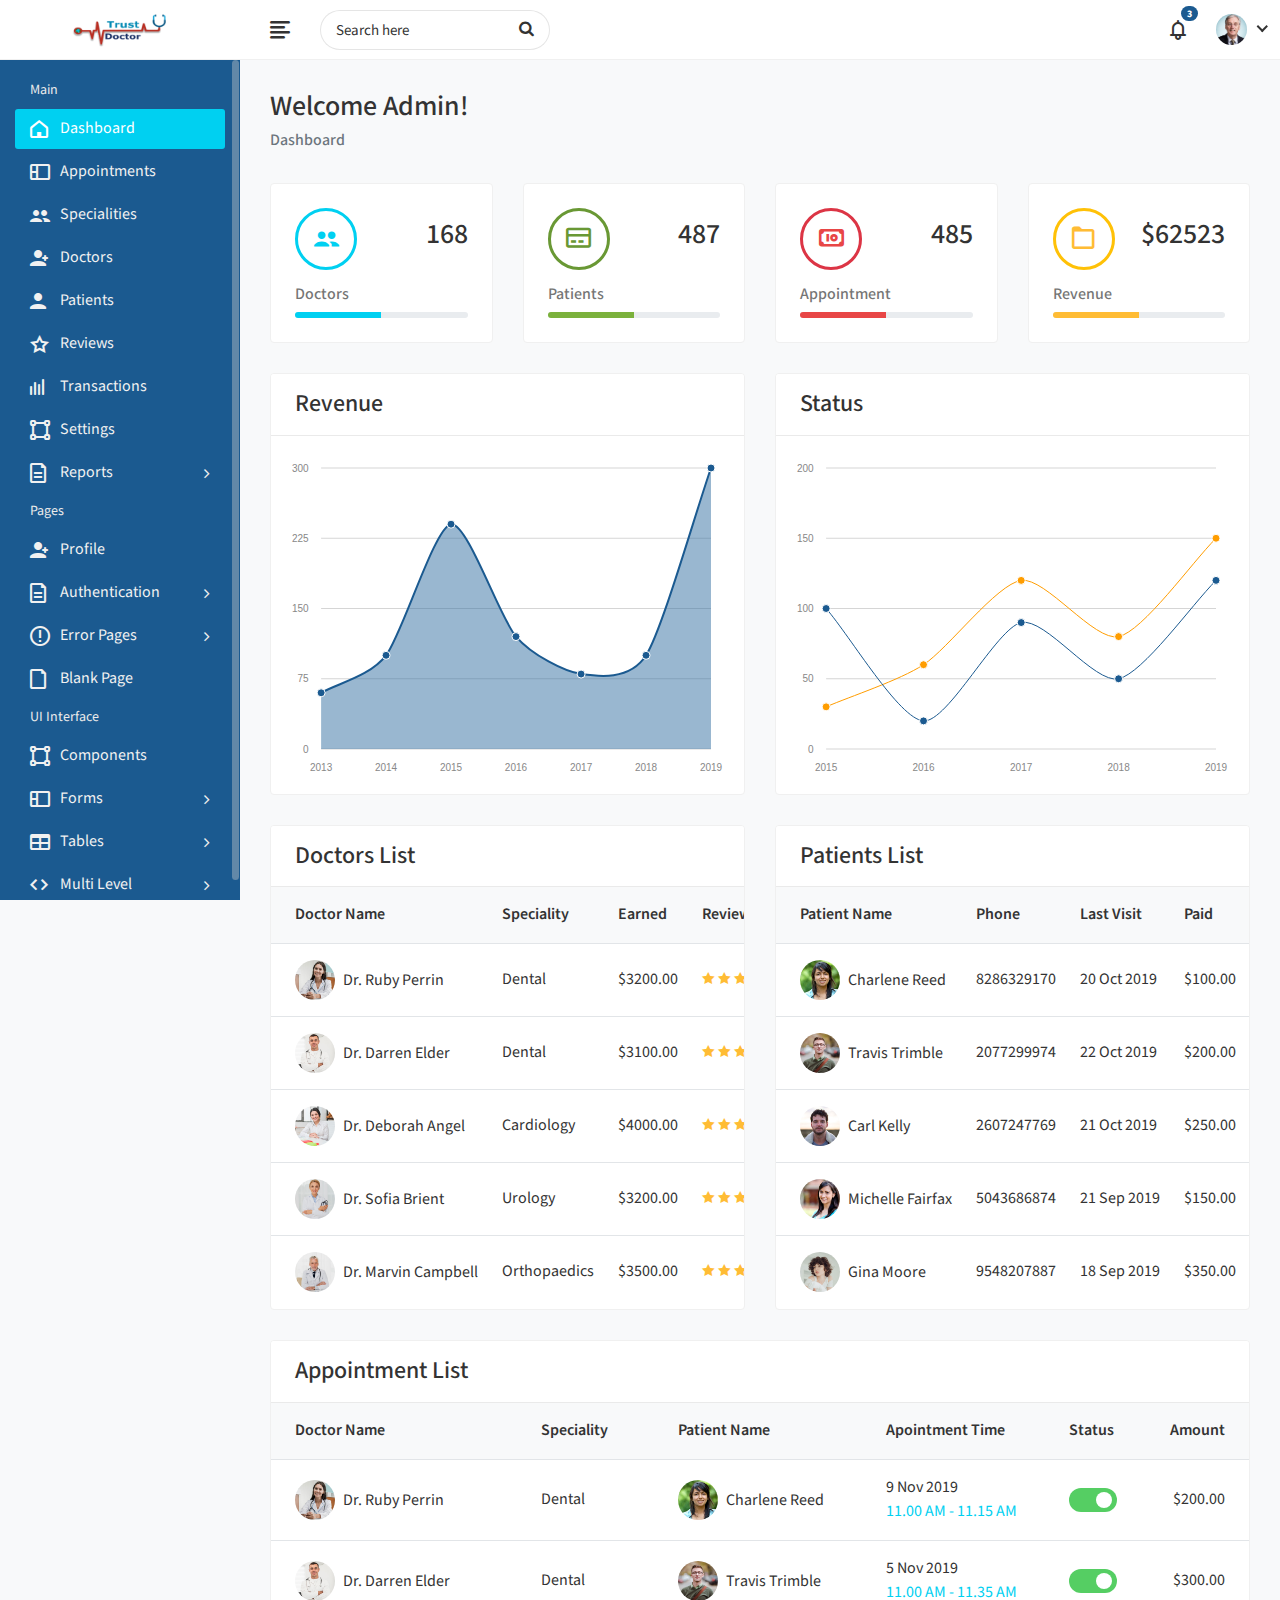
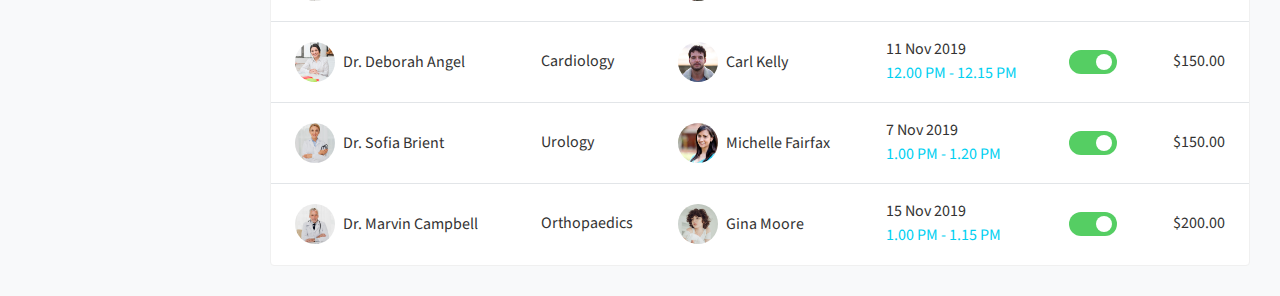
<file: admin/index.html>
<!DOCTYPE html>
<html lang="en">
    
<!-- Mirrored from dreamguys.co.in/demo/doccure/admin/index.html by HTTrack Website Copier/3.x [XR&CO'2014], Sat, 30 Nov 2019 04:12:20 GMT -->
<head>
        <meta charset="utf-8">
        <meta name="viewport" content="width=device-width, initial-scale=1.0, user-scalable=0">
        <title>Doccure - Dashboard</title>
		
		<!-- Favicon -->
        <link rel="shortcut icon" type="image/x-icon" href="assets/img/favicon.png">
		
		<!-- Bootstrap CSS -->
        <link rel="stylesheet" href="assets/css/bootstrap.min.css">
		
		<!-- Fontawesome CSS -->
        <link rel="stylesheet" href="assets/css/font-awesome.min.css">
		
		<!-- Feathericon CSS -->
        <link rel="stylesheet" href="assets/css/feathericon.min.css">
		
		<link rel="stylesheet" href="assets/plugins/morris/morris.css">
		
		<!-- Main CSS -->
        <link rel="stylesheet" href="assets/css/style.css">
		
		<!--[if lt IE 9]>
			<script src="assets/js/html5shiv.min.js"></script>
			<script src="assets/js/respond.min.js"></script>
		<![endif]-->
    </head>
    <body>
	
		<!-- Main Wrapper -->
        <div class="main-wrapper">
		
			<!-- Header -->
            <div class="header">
			
				<!-- Logo -->
                <div class="header-left">
                    <a href="index.html" class="logo">
						<img src="assets/img/logo.png" alt="Logo">
					</a>
					<a href="index.html" class="logo logo-small">
						<img src="assets/img/logo-small.png" alt="Logo" width="30" height="30">
					</a>
                </div>
				<!-- /Logo -->
				
				<a href="javascript:void(0);" id="toggle_btn">
					<i class="fe fe-text-align-left"></i>
				</a>
				
				<div class="top-nav-search">
					<form>
						<input type="text" class="form-control" placeholder="Search here">
						<button class="btn" type="submit"><i class="fa fa-search"></i></button>
					</form>
				</div>
				
				<!-- Mobile Menu Toggle -->
				<a class="mobile_btn" id="mobile_btn">
					<i class="fa fa-bars"></i>
				</a>
				<!-- /Mobile Menu Toggle -->
				
				<!-- Header Right Menu -->
				<ul class="nav user-menu">

					<!-- Notifications -->
					<li class="nav-item dropdown noti-dropdown">
						<a href="#" class="dropdown-toggle nav-link" data-toggle="dropdown">
							<i class="fe fe-bell"></i> <span class="badge badge-pill">3</span>
						</a>
						<div class="dropdown-menu notifications">
							<div class="topnav-dropdown-header">
								<span class="notification-title">Notifications</span>
								<a href="javascript:void(0)" class="clear-noti"> Clear All </a>
							</div>
							<div class="noti-content">
								<ul class="notification-list">
									<li class="notification-message">
										<a href="#">
											<div class="media">
												<span class="avatar avatar-sm">
													<img class="avatar-img rounded-circle" alt="User Image" src="assets/img/doctors/doctor-thumb-01.jpg">
												</span>
												<div class="media-body">
													<p class="noti-details"><span class="noti-title">Dr. Ruby Perrin</span> Schedule <span class="noti-title">her appointment</span></p>
													<p class="noti-time"><span class="notification-time">4 mins ago</span></p>
												</div>
											</div>
										</a>
									</li>
									<li class="notification-message">
										<a href="#">
											<div class="media">
												<span class="avatar avatar-sm">
													<img class="avatar-img rounded-circle" alt="User Image" src="assets/img/patients/patient1.jpg">
												</span>
												<div class="media-body">
													<p class="noti-details"><span class="noti-title">Charlene Reed</span> has booked her appointment to <span class="noti-title">Dr. Ruby Perrin</span></p>
													<p class="noti-time"><span class="notification-time">6 mins ago</span></p>
												</div>
											</div>
										</a>
									</li>
									<li class="notification-message">
										<a href="#">
											<div class="media">
												<span class="avatar avatar-sm">
													<img class="avatar-img rounded-circle" alt="User Image" src="assets/img/patients/patient2.jpg">
												</span>
												<div class="media-body">
												<p class="noti-details"><span class="noti-title">Travis Trimble</span> sent a amount of $210 for his <span class="noti-title">appointment</span></p>
												<p class="noti-time"><span class="notification-time">8 mins ago</span></p>
												</div>
											</div>
										</a>
									</li>
									<li class="notification-message">
										<a href="#">
											<div class="media">
												<span class="avatar avatar-sm">
													<img class="avatar-img rounded-circle" alt="User Image" src="assets/img/patients/patient3.jpg">
												</span>
												<div class="media-body">
													<p class="noti-details"><span class="noti-title">Carl Kelly</span> send a message <span class="noti-title"> to his doctor</span></p>
													<p class="noti-time"><span class="notification-time">12 mins ago</span></p>
												</div>
											</div>
										</a>
									</li>
								</ul>
							</div>
							<div class="topnav-dropdown-footer">
								<a href="#">View all Notifications</a>
							</div>
						</div>
					</li>
					<!-- /Notifications -->
					
					<!-- User Menu -->
					<li class="nav-item dropdown has-arrow">
						<a href="#" class="dropdown-toggle nav-link" data-toggle="dropdown">
							<span class="user-img"><img class="rounded-circle" src="assets/img/profiles/avatar-01.jpg" width="31" alt="Ryan Taylor"></span>
						</a>
						<div class="dropdown-menu">
							<div class="user-header">
								<div class="avatar avatar-sm">
									<img src="assets/img/profiles/avatar-01.jpg" alt="User Image" class="avatar-img rounded-circle">
								</div>
								<div class="user-text">
									<h6>Ryan Taylor</h6>
									<p class="text-muted mb-0">Administrator</p>
								</div>
							</div>
							<a class="dropdown-item" href="profile.html">My Profile</a>
							<a class="dropdown-item" href="settings.html">Settings</a>
							<a class="dropdown-item" href="login.html">Logout</a>
						</div>
					</li>
					<!-- /User Menu -->
					
				</ul>
				<!-- /Header Right Menu -->
				
            </div>
			<!-- /Header -->
			
			<!-- Sidebar -->
            <div class="sidebar" id="sidebar">
                <div class="sidebar-inner slimscroll">
					<div id="sidebar-menu" class="sidebar-menu">
						<ul>
							<li class="menu-title"> 
								<span>Main</span>
							</li>
							<li class="active"> 
								<a href="index.html"><i class="fe fe-home"></i> <span>Dashboard</span></a>
							</li>
							<li> 
								<a href="appointment-list.html"><i class="fe fe-layout"></i> <span>Appointments</span></a>
							</li>
							<li> 
								<a href="specialities.html"><i class="fe fe-users"></i> <span>Specialities</span></a>
							</li>
							<li> 
								<a href="doctor-list.html"><i class="fe fe-user-plus"></i> <span>Doctors</span></a>
							</li>
							<li> 
								<a href="patient-list.html"><i class="fe fe-user"></i> <span>Patients</span></a>
							</li>
							<li> 
								<a href="reviews.html"><i class="fe fe-star-o"></i> <span>Reviews</span></a>
							</li>
							<li> 
								<a href="transactions-list.html"><i class="fe fe-activity"></i> <span>Transactions</span></a>
							</li>
							<li> 
								<a href="settings.html"><i class="fe fe-vector"></i> <span>Settings</span></a>
							</li>
							<li class="submenu">
								<a href="#"><i class="fe fe-document"></i> <span> Reports</span> <span class="menu-arrow"></span></a>
								<ul style="display: none;">
									<li><a href="invoice-report.html">Invoice Reports</a></li>
								</ul>
							</li>
							<li class="menu-title"> 
								<span>Pages</span>
							</li>
							<li> 
								<a href="profile.html"><i class="fe fe-user-plus"></i> <span>Profile</span></a>
							</li>
							<li class="submenu">
								<a href="#"><i class="fe fe-document"></i> <span> Authentication </span> <span class="menu-arrow"></span></a>
								<ul style="display: none;">
									<li><a href="login.html"> Login </a></li>
									<li><a href="register.html"> Register </a></li>
									<li><a href="forgot-password.html"> Forgot Password </a></li>
									<li><a href="lock-screen.html"> Lock Screen </a></li>
								</ul>
							</li>
							<li class="submenu">
								<a href="#"><i class="fe fe-warning"></i> <span> Error Pages </span> <span class="menu-arrow"></span></a>
								<ul style="display: none;">
									<li><a href="error-404.html">404 Error </a></li>
									<li><a href="error-500.html">500 Error </a></li>
								</ul>
							</li>
							<li> 
								<a href="blank-page.html"><i class="fe fe-file"></i> <span>Blank Page</span></a>
							</li>
							<li class="menu-title"> 
								<span>UI Interface</span>
							</li>
							<li> 
								<a href="components.html"><i class="fe fe-vector"></i> <span>Components</span></a>
							</li>
							<li class="submenu">
								<a href="#"><i class="fe fe-layout"></i> <span> Forms </span> <span class="menu-arrow"></span></a>
								<ul style="display: none;">
									<li><a href="form-basic-inputs.html">Basic Inputs </a></li>
									<li><a href="form-input-groups.html">Input Groups </a></li>
									<li><a href="form-horizontal.html">Horizontal Form </a></li>
									<li><a href="form-vertical.html"> Vertical Form </a></li>
									<li><a href="form-mask.html"> Form Mask </a></li>
									<li><a href="form-validation.html"> Form Validation </a></li>
								</ul>
							</li>
							<li class="submenu">
								<a href="#"><i class="fe fe-table"></i> <span> Tables </span> <span class="menu-arrow"></span></a>
								<ul style="display: none;">
									<li><a href="tables-basic.html">Basic Tables </a></li>
									<li><a href="data-tables.html">Data Table </a></li>
								</ul>
							</li>
							<li class="submenu">
								<a href="javascript:void(0);"><i class="fe fe-code"></i> <span>Multi Level</span> <span class="menu-arrow"></span></a>
								<ul style="display: none;">
									<li class="submenu">
										<a href="javascript:void(0);"> <span>Level 1</span> <span class="menu-arrow"></span></a>
										<ul style="display: none;">
											<li><a href="javascript:void(0);"><span>Level 2</span></a></li>
											<li class="submenu">
												<a href="javascript:void(0);"> <span> Level 2</span> <span class="menu-arrow"></span></a>
												<ul style="display: none;">
													<li><a href="javascript:void(0);">Level 3</a></li>
													<li><a href="javascript:void(0);">Level 3</a></li>
												</ul>
											</li>
											<li><a href="javascript:void(0);"> <span>Level 2</span></a></li>
										</ul>
									</li>
									<li>
										<a href="javascript:void(0);"> <span>Level 1</span></a>
									</li>
								</ul>
							</li>
						</ul>
					</div>
                </div>
            </div>
			<!-- /Sidebar -->
			
			<!-- Page Wrapper -->
            <div class="page-wrapper">
			
                <div class="content container-fluid">
					
					<!-- Page Header -->
					<div class="page-header">
						<div class="row">
							<div class="col-sm-12">
								<h3 class="page-title">Welcome Admin!</h3>
								<ul class="breadcrumb">
									<li class="breadcrumb-item active">Dashboard</li>
								</ul>
							</div>
						</div>
					</div>
					<!-- /Page Header -->

					<div class="row">
						<div class="col-xl-3 col-sm-6 col-12">
							<div class="card">
								<div class="card-body">
									<div class="dash-widget-header">
										<span class="dash-widget-icon text-primary border-primary">
											<i class="fe fe-users"></i>
										</span>
										<div class="dash-count">
											<h3>168</h3>
										</div>
									</div>
									<div class="dash-widget-info">
										<h6 class="text-muted">Doctors</h6>
										<div class="progress progress-sm">
											<div class="progress-bar bg-primary w-50"></div>
										</div>
									</div>
								</div>
							</div>
						</div>
						<div class="col-xl-3 col-sm-6 col-12">
							<div class="card">
								<div class="card-body">
									<div class="dash-widget-header">
										<span class="dash-widget-icon text-success">
											<i class="fe fe-credit-card"></i>
										</span>
										<div class="dash-count">
											<h3>487</h3>
										</div>
									</div>
									<div class="dash-widget-info">
										
										<h6 class="text-muted">Patients</h6>
										<div class="progress progress-sm">
											<div class="progress-bar bg-success w-50"></div>
										</div>
									</div>
								</div>
							</div>
						</div>
						<div class="col-xl-3 col-sm-6 col-12">
							<div class="card">
								<div class="card-body">
									<div class="dash-widget-header">
										<span class="dash-widget-icon text-danger border-danger">
											<i class="fe fe-money"></i>
										</span>
										<div class="dash-count">
											<h3>485</h3>
										</div>
									</div>
									<div class="dash-widget-info">
										
										<h6 class="text-muted">Appointment</h6>
										<div class="progress progress-sm">
											<div class="progress-bar bg-danger w-50"></div>
										</div>
									</div>
								</div>
							</div>
						</div>
						<div class="col-xl-3 col-sm-6 col-12">
							<div class="card">
								<div class="card-body">
									<div class="dash-widget-header">
										<span class="dash-widget-icon text-warning border-warning">
											<i class="fe fe-folder"></i>
										</span>
										<div class="dash-count">
											<h3>$62523</h3>
										</div>
									</div>
									<div class="dash-widget-info">
										
										<h6 class="text-muted">Revenue</h6>
										<div class="progress progress-sm">
											<div class="progress-bar bg-warning w-50"></div>
										</div>
									</div>
								</div>
							</div>
						</div>
					</div>
					<div class="row">
						<div class="col-md-12 col-lg-6">
						
							<!-- Sales Chart -->
							<div class="card card-chart">
								<div class="card-header">
									<h4 class="card-title">Revenue</h4>
								</div>
								<div class="card-body">
									<div id="morrisArea"></div>
								</div>
							</div>
							<!-- /Sales Chart -->
							
						</div>
						<div class="col-md-12 col-lg-6">
						
							<!-- Invoice Chart -->
							<div class="card card-chart">
								<div class="card-header">
									<h4 class="card-title">Status</h4>
								</div>
								<div class="card-body">
									<div id="morrisLine"></div>
								</div>
							</div>
							<!-- /Invoice Chart -->
							
						</div>	
					</div>
					<div class="row">
						<div class="col-md-6 d-flex">
						
							<!-- Recent Orders -->
							<div class="card card-table flex-fill">
								<div class="card-header">
									<h4 class="card-title">Doctors List</h4>
								</div>
								<div class="card-body">
									<div class="table-responsive">
										<table class="table table-hover table-center mb-0">
											<thead>
												<tr>
													<th>Doctor Name</th>
													<th>Speciality</th>
													<th>Earned</th>
													<th>Reviews</th>
												</tr>
											</thead>
											<tbody>
												<tr>
													<td>
														<h2 class="table-avatar">
															<a href="profile.html" class="avatar avatar-sm mr-2"><img class="avatar-img rounded-circle" src="assets/img/doctors/doctor-thumb-01.jpg" alt="User Image"></a>
															<a href="profile.html">Dr. Ruby Perrin</a>
														</h2>
													</td>
													<td>Dental</td>
													<td>$3200.00</td>
													<td>
														<i class="fe fe-star text-warning"></i>
														<i class="fe fe-star text-warning"></i>
														<i class="fe fe-star text-warning"></i>
														<i class="fe fe-star text-warning"></i>
														<i class="fe fe-star-o text-secondary"></i>
													</td>
												</tr>
												<tr>
													<td>
														<h2 class="table-avatar">
															<a href="profile.html" class="avatar avatar-sm mr-2"><img class="avatar-img rounded-circle" src="assets/img/doctors/doctor-thumb-02.jpg" alt="User Image"></a>
															<a href="profile.html">Dr. Darren Elder</a>
														</h2>
													</td>
													<td>Dental</td>
													<td>$3100.00</td>
													<td>
														<i class="fe fe-star text-warning"></i>
														<i class="fe fe-star text-warning"></i>
														<i class="fe fe-star text-warning"></i>
														<i class="fe fe-star text-warning"></i>
														<i class="fe fe-star-o text-secondary"></i>
													</td>
												</tr>
												<tr>
													<td>
														<h2 class="table-avatar">
															<a href="profile.html" class="avatar avatar-sm mr-2"><img class="avatar-img rounded-circle" src="assets/img/doctors/doctor-thumb-03.jpg" alt="User Image"></a>
															<a href="profile.html">Dr. Deborah Angel</a>
														</h2>
													</td>
													<td>Cardiology</td>
													<td>$4000.00</td>
													<td>
														<i class="fe fe-star text-warning"></i>
														<i class="fe fe-star text-warning"></i>
														<i class="fe fe-star text-warning"></i>
														<i class="fe fe-star text-warning"></i>
														<i class="fe fe-star-o text-secondary"></i>
													</td>
												</tr>
												<tr>
													<td>
														<h2 class="table-avatar">
															<a href="profile.html" class="avatar avatar-sm mr-2"><img class="avatar-img rounded-circle" src="assets/img/doctors/doctor-thumb-04.jpg" alt="User Image"></a>
															<a href="profile.html">Dr. Sofia Brient</a>
														</h2>
													</td>
													<td>Urology</td>
													<td>$3200.00</td>
													<td>
														<i class="fe fe-star text-warning"></i>
														<i class="fe fe-star text-warning"></i>
														<i class="fe fe-star text-warning"></i>
														<i class="fe fe-star text-warning"></i>
														<i class="fe fe-star-o text-secondary"></i>
													</td>
												</tr>
												<tr>
													<td>
														<h2 class="table-avatar">
															<a href="profile.html" class="avatar avatar-sm mr-2"><img class="avatar-img rounded-circle" src="assets/img/doctors/doctor-thumb-05.jpg" alt="User Image"></a>
															<a href="profile.html">Dr. Marvin Campbell</a>
														</h2>
													</td>
													<td>Orthopaedics</td>
													<td>$3500.00</td>
													<td>
														<i class="fe fe-star text-warning"></i>
														<i class="fe fe-star text-warning"></i>
														<i class="fe fe-star text-warning"></i>
														<i class="fe fe-star text-warning"></i>
														<i class="fe fe-star-o text-secondary"></i>
													</td>
												</tr>
											</tbody>
										</table>
									</div>
								</div>
							</div>
							<!-- /Recent Orders -->
							
						</div>
						<div class="col-md-6 d-flex">
						
							<!-- Feed Activity -->
							<div class="card  card-table flex-fill">
								<div class="card-header">
									<h4 class="card-title">Patients List</h4>
								</div>
								<div class="card-body">
									<div class="table-responsive">
										<table class="table table-hover table-center mb-0">
											<thead>
												<tr>													
													<th>Patient Name</th>
													<th>Phone</th>
													<th>Last Visit</th>
													<th>Paid</th>													
												</tr>
											</thead>
											<tbody>
												<tr>
													<td>
														<h2 class="table-avatar">
															<a href="profile.html" class="avatar avatar-sm mr-2"><img class="avatar-img rounded-circle" src="assets/img/patients/patient1.jpg" alt="User Image"></a>
															<a href="profile.html">Charlene Reed </a>
														</h2>
													</td>
													<td>8286329170</td>
													<td>20 Oct 2019</td>
													<td class="text-right">$100.00</td>
												</tr>
												<tr>
													<td>
														<h2 class="table-avatar">
															<a href="profile.html" class="avatar avatar-sm mr-2"><img class="avatar-img rounded-circle" src="assets/img/patients/patient2.jpg" alt="User Image"></a>
															<a href="profile.html">Travis Trimble </a>
														</h2>
													</td>
													<td>2077299974</td>
													<td>22 Oct 2019</td>
													<td class="text-right">$200.00</td>
												</tr>
												<tr>
													<td>
														<h2 class="table-avatar">
															<a href="profile.html" class="avatar avatar-sm mr-2"><img class="avatar-img rounded-circle" src="assets/img/patients/patient3.jpg" alt="User Image"></a>
															<a href="profile.html">Carl Kelly</a>
														</h2>
													</td>
													<td>2607247769</td>
													<td>21 Oct 2019</td>
													<td class="text-right">$250.00</td>
												</tr>
												<tr>
													<td>
														<h2 class="table-avatar">
															<a href="profile.html" class="avatar avatar-sm mr-2"><img class="avatar-img rounded-circle" src="assets/img/patients/patient4.jpg" alt="User Image"></a>
															<a href="profile.html"> Michelle Fairfax</a>
														</h2>
													</td>
													<td>5043686874</td>
													<td>21 Sep 2019</td>
													<td class="text-right">$150.00</td>
												</tr>
												<tr>
													<td>
														<h2 class="table-avatar">
															<a href="profile.html" class="avatar avatar-sm mr-2"><img class="avatar-img rounded-circle" src="assets/img/patients/patient5.jpg" alt="User Image"></a>
															<a href="profile.html">Gina Moore</a>
														</h2>
													</td>
													<td>9548207887</td>
													<td>18 Sep 2019</td>
													<td class="text-right">$350.00</td>
												</tr>
											</tbody>
										</table>
									</div>
								</div>
							</div>
							<!-- /Feed Activity -->
							
						</div>
					</div>
					<div class="row">
						<div class="col-md-12">
						
							<!-- Recent Orders -->
							<div class="card card-table">
								<div class="card-header">
									<h4 class="card-title">Appointment List</h4>
								</div>
								<div class="card-body">
									<div class="table-responsive">
										<table class="table table-hover table-center mb-0">
											<thead>
												<tr>
													<th>Doctor Name</th>
													<th>Speciality</th>
													<th>Patient Name</th>
													<th>Apointment Time</th>
													<th>Status</th>
													<th class="text-right">Amount</th>
												</tr>
											</thead>
											<tbody>
												<tr>
													<td>
														<h2 class="table-avatar">
															<a href="profile.html" class="avatar avatar-sm mr-2"><img class="avatar-img rounded-circle" src="assets/img/doctors/doctor-thumb-01.jpg" alt="User Image"></a>
															<a href="profile.html">Dr. Ruby Perrin</a>
														</h2>
													</td>
													<td>Dental</td>
													<td>
														<h2 class="table-avatar">
															<a href="profile.html" class="avatar avatar-sm mr-2"><img class="avatar-img rounded-circle" src="assets/img/patients/patient1.jpg" alt="User Image"></a>
															<a href="profile.html">Charlene Reed </a>
														</h2>
													</td>
													<td>9 Nov 2019 <span class="text-primary d-block">11.00 AM - 11.15 AM</span></td>
													<td>
														<div class="status-toggle">
															<input type="checkbox" id="status_1" class="check" checked>
															<label for="status_1" class="checktoggle">checkbox</label>
														</div>
													</td>
													<td class="text-right">
														$200.00
													</td>
												</tr>
												<tr>
													<td>
														<h2 class="table-avatar">
															<a href="profile.html" class="avatar avatar-sm mr-2"><img class="avatar-img rounded-circle" src="assets/img/doctors/doctor-thumb-02.jpg" alt="User Image"></a>
															<a href="profile.html">Dr. Darren Elder</a>
														</h2>
													</td>
													<td>Dental</td>
													<td>
														<h2 class="table-avatar">
															<a href="profile.html" class="avatar avatar-sm mr-2"><img class="avatar-img rounded-circle" src="assets/img/patients/patient2.jpg" alt="User Image"></a>
															<a href="profile.html">Travis Trimble </a>
														</h2>
													</td>
													
													<td>5 Nov 2019 <span class="text-primary d-block">11.00 AM - 11.35 AM</span></td>
													<td>
														<div class="status-toggle">
															<input type="checkbox" id="status_2" class="check" checked>
															<label for="status_2" class="checktoggle">checkbox</label>
														</div>
													</td>
													<td class="text-right">
														$300.00
													</td>
												</tr>
												<tr>
													<td>
														<h2 class="table-avatar">
															<a href="profile.html" class="avatar avatar-sm mr-2"><img class="avatar-img rounded-circle" src="assets/img/doctors/doctor-thumb-03.jpg" alt="User Image"></a>
															<a href="profile.html">Dr. Deborah Angel</a>
														</h2>
													</td>
													<td>Cardiology</td>
													<td>
														<h2 class="table-avatar">
															<a href="profile.html" class="avatar avatar-sm mr-2"><img class="avatar-img rounded-circle" src="assets/img/patients/patient3.jpg" alt="User Image"></a>
															<a href="profile.html">Carl Kelly</a>
														</h2>
													</td>
													<td>11 Nov 2019 <span class="text-primary d-block">12.00 PM - 12.15 PM</span></td>
													<td>
														<div class="status-toggle">
															<input type="checkbox" id="status_3" class="check" checked>
															<label for="status_3" class="checktoggle">checkbox</label>
														</div>
													</td>
													<td class="text-right">
														$150.00
													</td>
												</tr>
												<tr>
													<td>
														<h2 class="table-avatar">
															<a href="profile.html" class="avatar avatar-sm mr-2"><img class="avatar-img rounded-circle" src="assets/img/doctors/doctor-thumb-04.jpg" alt="User Image"></a>
															<a href="profile.html">Dr. Sofia Brient</a>
														</h2>
													</td>
													<td>Urology</td>
													<td>
														<h2 class="table-avatar">
															<a href="profile.html" class="avatar avatar-sm mr-2"><img class="avatar-img rounded-circle" src="assets/img/patients/patient4.jpg" alt="User Image"></a>
															<a href="profile.html"> Michelle Fairfax</a>
														</h2>
													</td>
													<td>7 Nov 2019<span class="text-primary d-block">1.00 PM - 1.20 PM</span></td>
													<td>
														<div class="status-toggle">
															<input type="checkbox" id="status_4" class="check" checked>
															<label for="status_4" class="checktoggle">checkbox</label>
														</div>
													</td>
													<td class="text-right">
														$150.00
													</td>
												</tr>
												<tr>
													<td>
														<h2 class="table-avatar">
															<a href="profile.html" class="avatar avatar-sm mr-2"><img class="avatar-img rounded-circle" src="assets/img/doctors/doctor-thumb-05.jpg" alt="User Image"></a>
															<a href="profile.html">Dr. Marvin Campbell</a>
														</h2>
													</td>
													<td>Orthopaedics</td>
													<td>
														<h2 class="table-avatar">
															<a href="profile.html" class="avatar avatar-sm mr-2"><img class="avatar-img rounded-circle" src="assets/img/patients/patient5.jpg" alt="User Image"></a>
															<a href="profile.html">Gina Moore</a>
														</h2>
													</td>
													
													<td>15 Nov 2019 <span class="text-primary d-block">1.00 PM - 1.15 PM</span></td>
													<td>
														<div class="status-toggle">
															<input type="checkbox" id="status_5" class="check" checked>
															<label for="status_5" class="checktoggle">checkbox</label>
														</div>
													</td>
													<td class="text-right">
														$200.00
													</td>
												</tr>
											</tbody>
										</table>
									</div>
								</div>
							</div>
							<!-- /Recent Orders -->
							
						</div>
					</div>
					
				</div>			
			</div>
			<!-- /Page Wrapper -->
		
        </div>
		<!-- /Main Wrapper -->
		
		<!-- jQuery -->
        <script src="assets/js/jquery-3.2.1.min.js"></script>
		
		<!-- Bootstrap Core JS -->
        <script src="assets/js/popper.min.js"></script>
        <script src="assets/js/bootstrap.min.js"></script>
		
		<!-- Slimscroll JS -->
        <script src="assets/plugins/slimscroll/jquery.slimscroll.min.js"></script>
		
		<script src="assets/plugins/raphael/raphael.min.js"></script>    
		<script src="assets/plugins/morris/morris.min.js"></script>  
		<script src="assets/js/chart.morris.js"></script>
		
		<!-- Custom JS -->
		<script  src="assets/js/script.js"></script>
		
    </body>

<!-- Mirrored from dreamguys.co.in/demo/doccure/admin/index.html by HTTrack Website Copier/3.x [XR&CO'2014], Sat, 30 Nov 2019 04:12:34 GMT -->
</html>
</file>
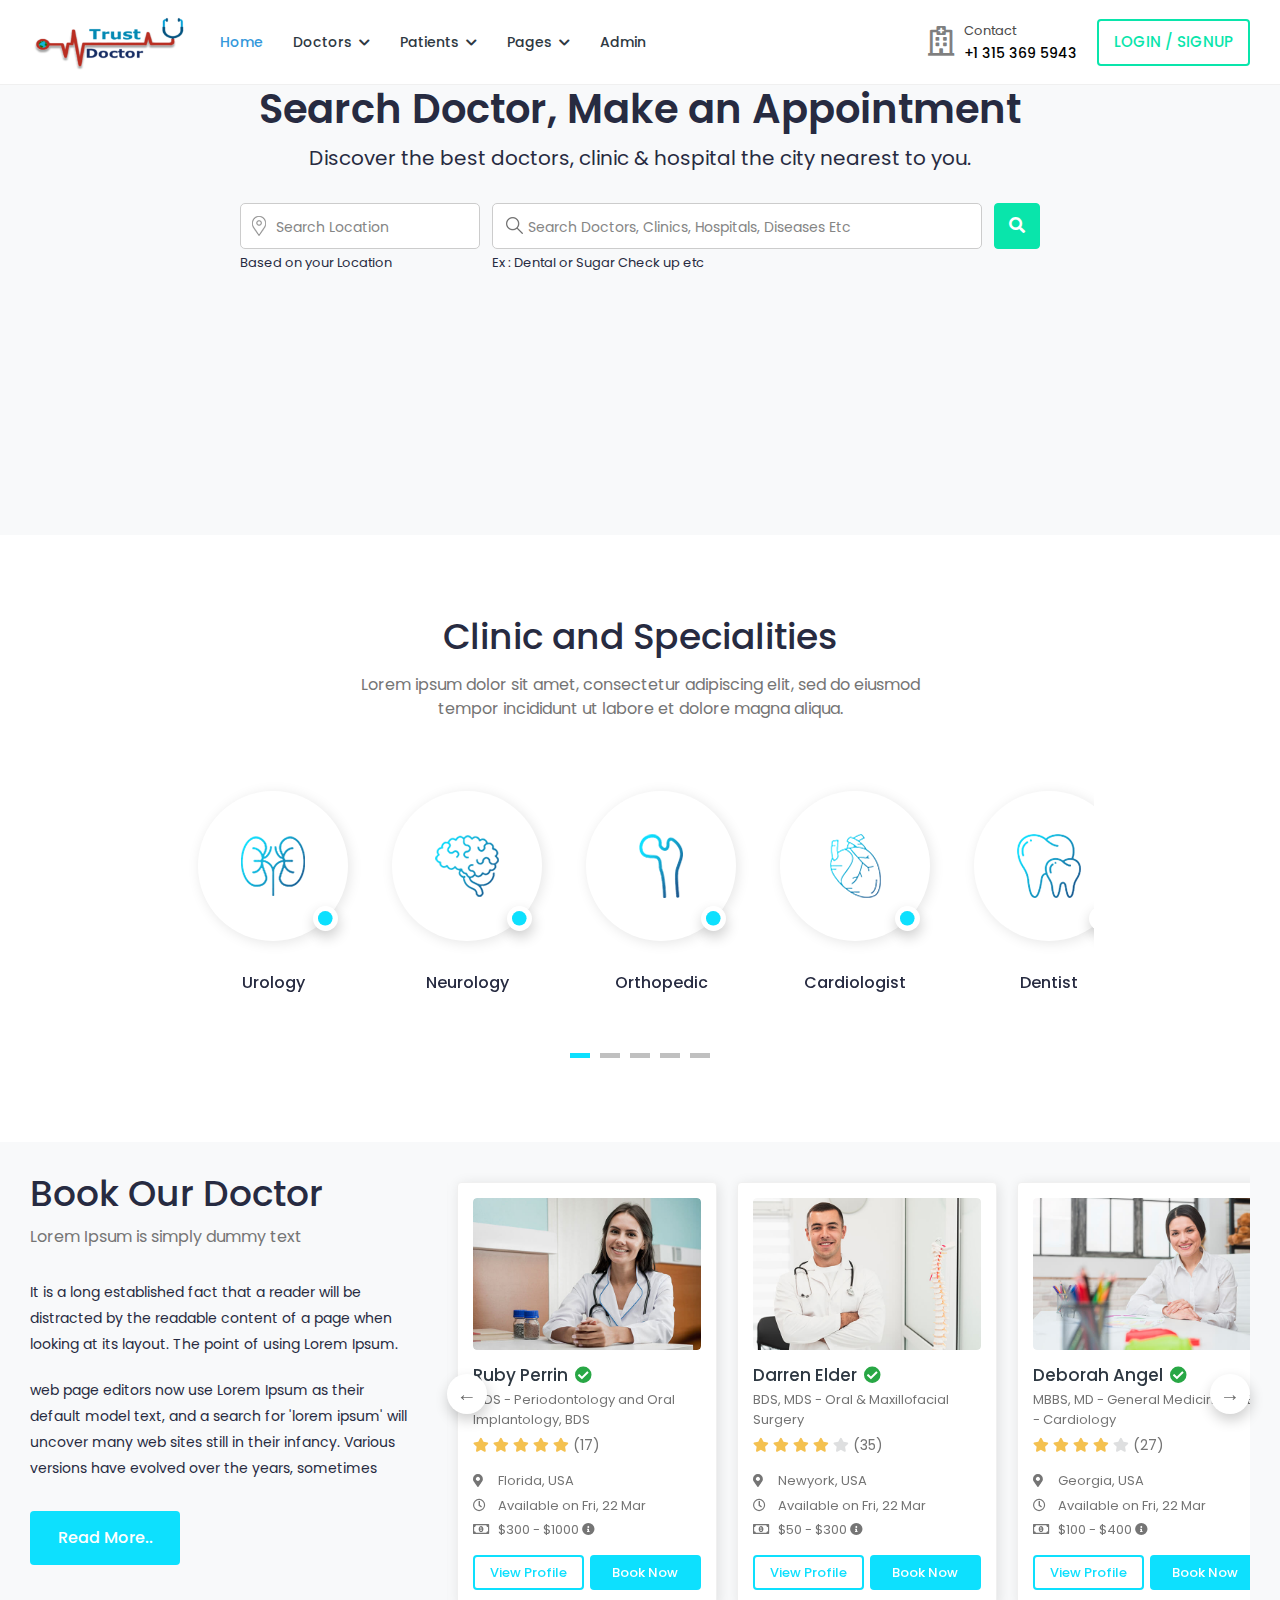
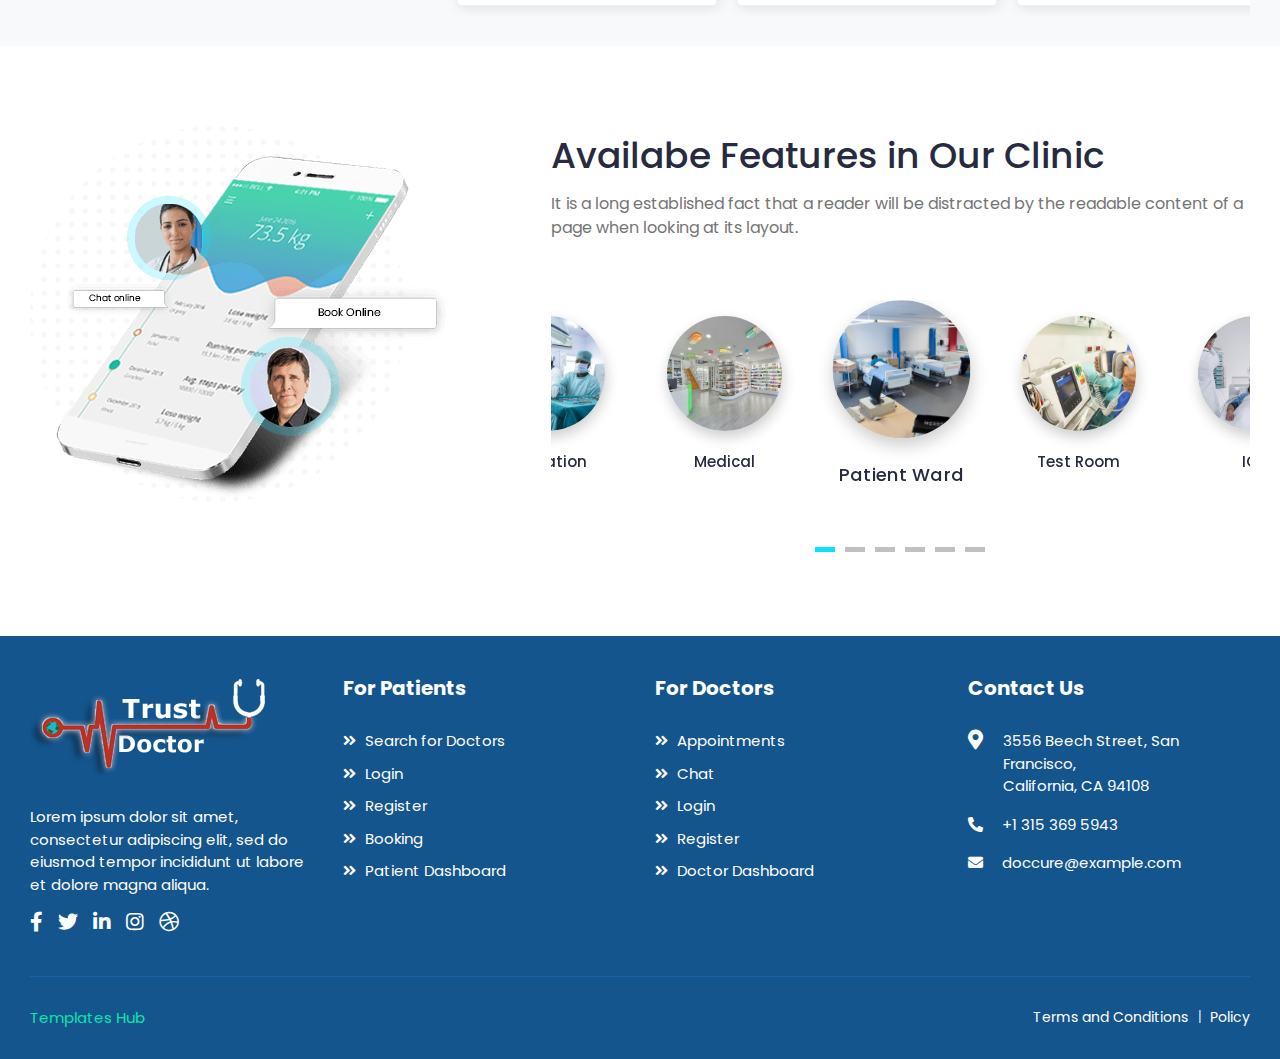
<file: index-2.html>
<!DOCTYPE html> 
<html lang="en">
	
<!-- doccure/index.html  30 Nov 2019 04:12:03 GMT -->
<head>

        <meta charset="utf-8">
        <meta name="viewport" content="width=device-width, initial-scale=1.0, user-scalable=0">
		<title>Doccure</title>
		
		<!-- Favicons -->
		<link type="image/x-icon" href="assets/img/favicon.png" rel="icon">
		
		<!-- Bootstrap CSS -->
		<link rel="stylesheet" href="assets/css/bootstrap.min.css">
		
		<!-- Fontawesome CSS -->
		<link rel="stylesheet" href="assets/plugins/fontawesome/css/fontawesome.min.css">
		<link rel="stylesheet" href="assets/plugins/fontawesome/css/all.min.css">
		
		<!-- Main CSS -->
		<link rel="stylesheet" href="assets/css/style.css">
		
		<!-- HTML5 shim and Respond.js IE8 support of HTML5 elements and media queries -->
		<!--[if lt IE 9]>
			<script src="assets/js/html5shiv.min.js"></script>
			<script src="assets/js/respond.min.js"></script>
		<![endif]-->
	
	</head>
	<body>

		<!-- Main Wrapper -->
		<div class="main-wrapper">
		
			<!-- Header -->
			<header class="header">
				<nav class="navbar navbar-expand-lg header-nav">
					<div class="navbar-header">
						<a id="mobile_btn" href="javascript:void(0);">
							<span class="bar-icon">
								<span></span>
								<span></span>
								<span></span>
							</span>
						</a>
						<a href="index-2.html" class="navbar-brand logo">
							<img src="assets/img/logo.png" class="img-fluid" alt="Logo">
						</a>
					</div>
					<div class="main-menu-wrapper">
						<div class="menu-header">
							<a href="index-2.html" class="menu-logo">
								<img src="assets/img/logo.png" class="img-fluid" alt="Logo">
							</a>
							<a id="menu_close" class="menu-close" href="javascript:void(0);">
								<i class="fas fa-times"></i>
							</a>
						</div>
						<ul class="main-nav">
							<li class="active">
								<a href="index-2.html">Home</a>
							</li>
							<li class="has-submenu">
								<a href="#">Doctors <i class="fas fa-chevron-down"></i></a>
								<ul class="submenu">
									<li><a href="doctor-dashboard.html">Doctor Dashboard</a></li>
									<li><a href="appointments.html">Appointments</a></li>
									<li><a href="schedule-timings.html">Schedule Timing</a></li>
									<li><a href="my-patients.html">Patients List</a></li>
									<li><a href="patient-profile.html">Patients Profile</a></li>
									<li><a href="chat-doctor.html">Chat</a></li>
									<li><a href="invoices.html">Invoices</a></li>
									<li><a href="doctor-profile-settings.html">Profile Settings</a></li>
									<li><a href="reviews.html">Reviews</a></li>
									<li><a href="doctor-register.html">Doctor Register</a></li>
								</ul>
							</li>	
							<li class="has-submenu">
								<a href="#">Patients <i class="fas fa-chevron-down"></i></a>
								<ul class="submenu">
									<li><a href="search.html">Search Doctor</a></li>
									<li><a href="doctor-profile.html">Doctor Profile</a></li>
									<li><a href="booking.html">Booking</a></li>
									<li><a href="checkout.html">Checkout</a></li>
									<li><a href="booking-success.html">Booking Success</a></li>
									<li><a href="patient-dashboard.html">Patient Dashboard</a></li>
									<li><a href="favourites.html">Favourites</a></li>
									<li><a href="chat.html">Chat</a></li>
									<li><a href="profile-settings.html">Profile Settings</a></li>
									<li><a href="change-password.html">Change Password</a></li>
								</ul>
							</li>	
							<li class="has-submenu">
								<a href="#">Pages <i class="fas fa-chevron-down"></i></a>
								<ul class="submenu">
									<li><a href="voice-call.html">Voice Call</a></li>
									<li><a href="video-call.html">Video Call</a></li>
									<li><a href="search.html">Search Doctors</a></li>
									<li><a href="calendar.html">Calendar</a></li>
									<li><a href="components.html">Components</a></li>
									<li class="has-submenu">
										<a href="invoices.html">Invoices</a>
										<ul class="submenu">
											<li><a href="invoices.html">Invoices</a></li>
											<li><a href="invoice-view.html">Invoice View</a></li>
										</ul>
									</li>
									<li><a href="blank-page.html">Starter Page</a></li>
									<li><a href="login.html">Login</a></li>
									<li><a href="register.html">Register</a></li>
									<li><a href="forgot-password.html">Forgot Password</a></li>
								</ul>
							</li>
							<li>
								<a href="admin/index.html" target="_blank">Admin</a>
							</li>
							<li class="login-link">
								<a href="login.html">Login / Signup</a>
							</li>
						</ul>		 
					</div>		 
					<ul class="nav header-navbar-rht">
						<li class="nav-item contact-item">
							<div class="header-contact-img">
								<i class="far fa-hospital"></i>							
							</div>
							<div class="header-contact-detail">
								<p class="contact-header">Contact</p>
								<p class="contact-info-header"> +1 315 369 5943</p>
							</div>
						</li>
						<li class="nav-item">
							<a class="nav-link header-login" href="login.html">login / Signup </a>
						</li>
					</ul>
				</nav>
			</header>
			<!-- /Header -->
			
			<!-- Home Banner -->
			<section class="section section-search">
				<div class="container-fluid">
					<div class="banner-wrapper">
						<div class="banner-header text-center">
							<h1>Search Doctor, Make an Appointment</h1>
							<p>Discover the best doctors, clinic & hospital the city nearest to you.</p>
						</div>
                         
						<!-- Search -->
						<div class="search-box">
							<form action="templateshub.net">
								<div class="form-group search-location">
									<input type="text" class="form-control" placeholder="Search Location">
									<span class="form-text">Based on your Location</span>
								</div>
								<div class="form-group search-info">
									<input type="text" class="form-control" placeholder="Search Doctors, Clinics, Hospitals, Diseases Etc">
									<span class="form-text">Ex : Dental or Sugar Check up etc</span>
								</div>
								<button type="submit" class="btn btn-primary search-btn"><i class="fas fa-search"></i> <span>Search</span></button>
							</form>
						</div>
						<!-- /Search -->
						
					</div>
				</div>
			</section>
			<!-- /Home Banner -->
			  
			<!-- Clinic and Specialities -->
			<section class="section section-specialities">
				<div class="container-fluid">
					<div class="section-header text-center">
						<h2>Clinic and Specialities</h2>
						<p class="sub-title">Lorem ipsum dolor sit amet, consectetur adipiscing elit, sed do eiusmod tempor incididunt ut labore et dolore magna aliqua.</p>
					</div>
					<div class="row justify-content-center">
						<div class="col-md-9">
							<!-- Slider -->
							<div class="specialities-slider slider">
							
								<!-- Slider Item -->
								<div class="speicality-item text-center">
									<div class="speicality-img">
										<img src="assets/img/specialities/specialities-01.png" class="img-fluid" alt="Speciality">
										<span><i class="fa fa-circle" aria-hidden="true"></i></span>
									</div>
									<p>Urology</p>
								</div>	
								<!-- /Slider Item -->
								
								<!-- Slider Item -->
								<div class="speicality-item text-center">
									<div class="speicality-img">
										<img src="assets/img/specialities/specialities-02.png" class="img-fluid" alt="Speciality">
										<span><i class="fa fa-circle" aria-hidden="true"></i></span>
									</div>
									<p>Neurology</p>	
								</div>							
								<!-- /Slider Item -->
								
								<!-- Slider Item -->
								<div class="speicality-item text-center">
									<div class="speicality-img">
										<img src="assets/img/specialities/specialities-03.png" class="img-fluid" alt="Speciality">
										<span><i class="fa fa-circle" aria-hidden="true"></i></span>
									</div>	
									<p>Orthopedic</p>	
								</div>							
								<!-- /Slider Item -->
								
								<!-- Slider Item -->
								<div class="speicality-item text-center">
									<div class="speicality-img">
										<img src="assets/img/specialities/specialities-04.png" class="img-fluid" alt="Speciality">
										<span><i class="fa fa-circle" aria-hidden="true"></i></span>
									</div>	
									<p>Cardiologist</p>	
								</div>							
								<!-- /Slider Item -->
								
								<!-- Slider Item -->
								<div class="speicality-item text-center">
									<div class="speicality-img">
										<img src="assets/img/specialities/specialities-05.png" class="img-fluid" alt="Speciality">
										<span><i class="fa fa-circle" aria-hidden="true"></i></span>
									</div>	
									<p>Dentist</p>
								</div>							
								<!-- /Slider Item -->
								
							</div>
							<!-- /Slider -->
							
						</div>
					</div>
				</div>   
			</section>	 
			<!-- Clinic and Specialities -->
		  
			<!-- Popular Section -->
			<section class="section section-doctor">
				<div class="container-fluid">
				   <div class="row">
						<div class="col-lg-4">
							<div class="section-header ">
								<h2>Book Our Doctor</h2>
								<p>Lorem Ipsum is simply dummy text </p>
							</div>
							<div class="about-content">
								<p>It is a long established fact that a reader will be distracted by the readable content of a page when looking at its layout. The point of using Lorem Ipsum.</p>
								<p>web page editors now use Lorem Ipsum as their default model text, and a search for 'lorem ipsum' will uncover many web sites still in their infancy. Various versions have evolved over the years, sometimes</p>					
								<a href="javascript:;">Read More..</a>
							</div>
						</div>
						<div class="col-lg-8">
							<div class="doctor-slider slider">
							
								<!-- Doctor Widget -->
								<div class="profile-widget">
									<div class="doc-img">
										<a href="doctor-profile.html">
											<img class="img-fluid" alt="User Image" src="assets/img/doctors/doctor-01.jpg">
										</a>
										<a href="javascript:void(0)" class="fav-btn">
											<i class="far fa-bookmark"></i>
										</a>
									</div>
									<div class="pro-content">
										<h3 class="title">
											<a href="doctor-profile.html">Ruby Perrin</a> 
											<i class="fas fa-check-circle verified"></i>
										</h3>
										<p class="speciality">MDS - Periodontology and Oral Implantology, BDS</p>
										<div class="rating">
											<i class="fas fa-star filled"></i>
											<i class="fas fa-star filled"></i>
											<i class="fas fa-star filled"></i>
											<i class="fas fa-star filled"></i>
											<i class="fas fa-star filled"></i>
											<span class="d-inline-block average-rating">(17)</span>
										</div>
										<ul class="available-info">
											<li>
												<i class="fas fa-map-marker-alt"></i> Florida, USA
											</li>
											<li>
												<i class="far fa-clock"></i> Available on Fri, 22 Mar
											</li>
											<li>
												<i class="far fa-money-bill-alt"></i> $300 - $1000 
												<i class="fas fa-info-circle" data-toggle="tooltip" title="Lorem Ipsum"></i>
											</li>
										</ul>
										<div class="row row-sm">
											<div class="col-6">
												<a href="doctor-profile.html" class="btn view-btn">View Profile</a>
											</div>
											<div class="col-6">
												<a href="booking.html" class="btn book-btn">Book Now</a>
											</div>
										</div>
									</div>
								</div>
								<!-- /Doctor Widget -->
						
								<!-- Doctor Widget -->
								<div class="profile-widget">
									<div class="doc-img">
										<a href="doctor-profile.html">
											<img class="img-fluid" alt="User Image" src="assets/img/doctors/doctor-02.jpg">
										</a>
										<a href="javascript:void(0)" class="fav-btn">
											<i class="far fa-bookmark"></i>
										</a>
									</div>
									<div class="pro-content">
										<h3 class="title">
											<a href="doctor-profile.html">Darren Elder</a> 
											<i class="fas fa-check-circle verified"></i>
										</h3>
										<p class="speciality">BDS, MDS - Oral & Maxillofacial Surgery</p>
										<div class="rating">
											<i class="fas fa-star filled"></i>
											<i class="fas fa-star filled"></i>
											<i class="fas fa-star filled"></i>
											<i class="fas fa-star filled"></i>
											<i class="fas fa-star"></i>
											<span class="d-inline-block average-rating">(35)</span>
										</div>
										<ul class="available-info">
											<li>
												<i class="fas fa-map-marker-alt"></i> Newyork, USA
											</li>
											<li>
												<i class="far fa-clock"></i> Available on Fri, 22 Mar
											</li>
											<li>
												<i class="far fa-money-bill-alt"></i> $50 - $300 
												<i class="fas fa-info-circle" data-toggle="tooltip" title="Lorem Ipsum"></i>
											</li>
										</ul>
										<div class="row row-sm">
											<div class="col-6">
												<a href="doctor-profile.html" class="btn view-btn">View Profile</a>
											</div>
											<div class="col-6">
												<a href="booking.html" class="btn book-btn">Book Now</a>
											</div>
										</div>
									</div>
								</div>
								<!-- /Doctor Widget -->
						
								<!-- Doctor Widget -->
								<div class="profile-widget">
									<div class="doc-img">
										<a href="doctor-profile.html">
											<img class="img-fluid" alt="User Image" src="assets/img/doctors/doctor-03.jpg">
										</a>
										<a href="javascript:void(0)" class="fav-btn">
											<i class="far fa-bookmark"></i>
										</a>
									</div>
									<div class="pro-content">
										<h3 class="title">
											<a href="doctor-profile.html">Deborah Angel</a> 
											<i class="fas fa-check-circle verified"></i>
										</h3>
										<p class="speciality">MBBS, MD - General Medicine, DNB - Cardiology</p>
										<div class="rating">
											<i class="fas fa-star filled"></i>
											<i class="fas fa-star filled"></i>
											<i class="fas fa-star filled"></i>
											<i class="fas fa-star filled"></i>
											<i class="fas fa-star"></i>
											<span class="d-inline-block average-rating">(27)</span>
										</div>
										<ul class="available-info">
											<li>
												<i class="fas fa-map-marker-alt"></i> Georgia, USA
											</li>
											<li>
												<i class="far fa-clock"></i> Available on Fri, 22 Mar
											</li>
											<li>
												<i class="far fa-money-bill-alt"></i> $100 - $400 
												<i class="fas fa-info-circle" data-toggle="tooltip" title="Lorem Ipsum"></i>
											</li>
										</ul>
										<div class="row row-sm">
											<div class="col-6">
												<a href="doctor-profile.html" class="btn view-btn">View Profile</a>
											</div>
											<div class="col-6">
												<a href="booking.html" class="btn book-btn">Book Now</a>
											</div>
										</div>
									</div>
								</div>
								<!-- /Doctor Widget -->
						
								<!-- Doctor Widget -->
								<div class="profile-widget">
									<div class="doc-img">
										<a href="doctor-profile.html">
											<img class="img-fluid" alt="User Image" src="assets/img/doctors/doctor-04.jpg">
										</a>
										<a href="javascript:void(0)" class="fav-btn">
											<i class="far fa-bookmark"></i>
										</a>
									</div>
									<div class="pro-content">
										<h3 class="title">
											<a href="doctor-profile.html">Sofia Brient</a> 
											<i class="fas fa-check-circle verified"></i>
										</h3>
										<p class="speciality">MBBS, MS - General Surgery, MCh - Urology</p>
										<div class="rating">
											<i class="fas fa-star filled"></i>
											<i class="fas fa-star filled"></i>
											<i class="fas fa-star filled"></i>
											<i class="fas fa-star filled"></i>
											<i class="fas fa-star"></i>
											<span class="d-inline-block average-rating">(4)</span>
										</div>
										<ul class="available-info">
											<li>
												<i class="fas fa-map-marker-alt"></i> Louisiana, USA
											</li>
											<li>
												<i class="far fa-clock"></i> Available on Fri, 22 Mar
											</li>
											<li>
												<i class="far fa-money-bill-alt"></i> $150 - $250 
												<i class="fas fa-info-circle" data-toggle="tooltip" title="Lorem Ipsum"></i>
											</li>
										</ul>
										<div class="row row-sm">
											<div class="col-6">
												<a href="doctor-profile.html" class="btn view-btn">View Profile</a>
											</div>
											<div class="col-6">
												<a href="booking.html" class="btn book-btn">Book Now</a>
											</div>
										</div>
									</div>
								</div>
								<!-- /Doctor Widget -->
								
								<!-- Doctor Widget -->
								<div class="profile-widget">
									<div class="doc-img">
										<a href="doctor-profile.html">
											<img class="img-fluid" alt="User Image" src="assets/img/doctors/doctor-05.jpg">
										</a>
										<a href="javascript:void(0)" class="fav-btn">
											<i class="far fa-bookmark"></i>
										</a>
									</div>
									<div class="pro-content">
										<h3 class="title">
											<a href="doctor-profile.html">Marvin Campbell</a> 
											<i class="fas fa-check-circle verified"></i>
										</h3>
										<p class="speciality">MBBS, MD - Ophthalmology, DNB - Ophthalmology</p>
										<div class="rating">
											<i class="fas fa-star filled"></i>
											<i class="fas fa-star filled"></i>
											<i class="fas fa-star filled"></i>
											<i class="fas fa-star filled"></i>
											<i class="fas fa-star"></i>
											<span class="d-inline-block average-rating">(66)</span>
										</div>
										<ul class="available-info">
											<li>
												<i class="fas fa-map-marker-alt"></i> Michigan, USA
											</li>
											<li>
												<i class="far fa-clock"></i> Available on Fri, 22 Mar
											</li>
											<li>
												<i class="far fa-money-bill-alt"></i> $50 - $700 
												<i class="fas fa-info-circle" data-toggle="tooltip" title="Lorem Ipsum"></i>
											</li>
										</ul>
										<div class="row row-sm">
											<div class="col-6">
												<a href="doctor-profile.html" class="btn view-btn">View Profile</a>
											</div>
											<div class="col-6">
												<a href="booking.html" class="btn book-btn">Book Now</a>
											</div>
										</div>
									</div>
								</div>
								<!-- /Doctor Widget -->
								
								<!-- Doctor Widget -->
								<div class="profile-widget">
									<div class="doc-img">
										<a href="doctor-profile.html">
											<img class="img-fluid" alt="User Image" src="assets/img/doctors/doctor-06.jpg">
										</a>
										<a href="javascript:void(0)" class="fav-btn">
											<i class="far fa-bookmark"></i>
										</a>
									</div>
									<div class="pro-content">
										<h3 class="title">
											<a href="doctor-profile.html">Katharine Berthold</a> 
											<i class="fas fa-check-circle verified"></i>
										</h3>
										<p class="speciality">MS - Orthopaedics, MBBS, M.Ch - Orthopaedics</p>
										<div class="rating">
											<i class="fas fa-star filled"></i>
											<i class="fas fa-star filled"></i>
											<i class="fas fa-star filled"></i>
											<i class="fas fa-star filled"></i>
											<i class="fas fa-star"></i>
											<span class="d-inline-block average-rating">(52)</span>
										</div>
										<ul class="available-info">
											<li>
												<i class="fas fa-map-marker-alt"></i> Texas, USA
											</li>
											<li>
												<i class="far fa-clock"></i> Available on Fri, 22 Mar
											</li>
											<li>
												<i class="far fa-money-bill-alt"></i> $100 - $500 
												<i class="fas fa-info-circle" data-toggle="tooltip" title="Lorem Ipsum"></i>
											</li>
										</ul>
										<div class="row row-sm">
											<div class="col-6">
												<a href="doctor-profile.html" class="btn view-btn">View Profile</a>
											</div>
											<div class="col-6">
												<a href="booking.html" class="btn book-btn">Book Now</a>
											</div>
										</div>
									</div>
								</div>
								<!-- /Doctor Widget -->
								
								<!-- Doctor Widget -->
								<div class="profile-widget">
									<div class="doc-img">
										<a href="doctor-profile.html">
											<img class="img-fluid" alt="User Image" src="assets/img/doctors/doctor-07.jpg">
										</a>
										<a href="javascript:void(0)" class="fav-btn">
											<i class="far fa-bookmark"></i>
										</a>
									</div>
									<div class="pro-content">
										<h3 class="title">
											<a href="doctor-profile.html">Linda Tobin</a> 
											<i class="fas fa-check-circle verified"></i>
										</h3>
										<p class="speciality">MBBS, MD - General Medicine, DM - Neurology</p>
										<div class="rating">
											<i class="fas fa-star filled"></i>
											<i class="fas fa-star filled"></i>
											<i class="fas fa-star filled"></i>
											<i class="fas fa-star filled"></i>
											<i class="fas fa-star"></i>
											<span class="d-inline-block average-rating">(43)</span>
										</div>
										<ul class="available-info">
											<li>
												<i class="fas fa-map-marker-alt"></i> Kansas, USA
											</li>
											<li>
												<i class="far fa-clock"></i> Available on Fri, 22 Mar
											</li>
											<li>
												<i class="far fa-money-bill-alt"></i> $100 - $1000 
												<i class="fas fa-info-circle" data-toggle="tooltip" title="Lorem Ipsum"></i>
											</li>
										</ul>
										<div class="row row-sm">
											<div class="col-6">
												<a href="doctor-profile.html" class="btn view-btn">View Profile</a>
											</div>
											<div class="col-6">
												<a href="booking.html" class="btn book-btn">Book Now</a>
											</div>
										</div>
									</div>
								</div>
								<!-- /Doctor Widget -->
								
								<!-- Doctor Widget -->
								<div class="profile-widget">
									<div class="doc-img">
										<a href="doctor-profile.html">
											<img class="img-fluid" alt="User Image" src="assets/img/doctors/doctor-08.jpg">
										</a>
										<a href="javascript:void(0)" class="fav-btn">
											<i class="far fa-bookmark"></i>
										</a>
									</div>
									<div class="pro-content">
										<h3 class="title">
											<a href="doctor-profile.html">Paul Richard</a> 
											<i class="fas fa-check-circle verified"></i>
										</h3>
										<p class="speciality">MBBS, MD - Dermatology , Venereology & Lepros</p>
										<div class="rating">
											<i class="fas fa-star filled"></i>
											<i class="fas fa-star filled"></i>
											<i class="fas fa-star filled"></i>
											<i class="fas fa-star filled"></i>
											<i class="fas fa-star"></i>
											<span class="d-inline-block average-rating">(49)</span>
										</div>
										<ul class="available-info">
											<li>
												<i class="fas fa-map-marker-alt"></i> California, USA
											</li>
											<li>
												<i class="far fa-clock"></i> Available on Fri, 22 Mar
											</li>
											<li>
												<i class="far fa-money-bill-alt"></i> $100 - $400 
												<i class="fas fa-info-circle" data-toggle="tooltip" title="Lorem Ipsum"></i>
											</li>
										</ul>
										<div class="row row-sm">
											<div class="col-6">
												<a href="doctor-profile.html" class="btn view-btn">View Profile</a>
											</div>
											<div class="col-6">
												<a href="booking.html" class="btn book-btn">Book Now</a>
											</div>
										</div>
									</div>
								</div>
								<!-- Doctor Widget -->
								
							</div>
						</div>
				   </div>
				</div>
			</section>
			<!-- /Popular Section -->
		   
		   <!-- Availabe Features -->
		   <section class="section section-features">
				<div class="container-fluid">
				   <div class="row">
						<div class="col-md-5 features-img">
							<img src="assets/img/features/feature.png" class="img-fluid" alt="Feature">
						</div>
						<div class="col-md-7">
							<div class="section-header">	
								<h2 class="mt-2">Availabe Features in Our Clinic</h2>
								<p>It is a long established fact that a reader will be distracted by the readable content of a page when looking at its layout. </p>
							</div>	
							<div class="features-slider slider">
								<!-- Slider Item -->
								<div class="feature-item text-center">
									<img src="assets/img/features/feature-01.jpg" class="img-fluid" alt="Feature">
									<p>Patient Ward</p>
								</div>
								<!-- /Slider Item -->
								
								<!-- Slider Item -->
								<div class="feature-item text-center">
									<img src="assets/img/features/feature-02.jpg" class="img-fluid" alt="Feature">
									<p>Test Room</p>
								</div>
								<!-- /Slider Item -->
								
								<!-- Slider Item -->
								<div class="feature-item text-center">
									<img src="assets/img/features/feature-03.jpg" class="img-fluid" alt="Feature">
									<p>ICU</p>
								</div>
								<!-- /Slider Item -->
								
								<!-- Slider Item -->
								<div class="feature-item text-center">
									<img src="assets/img/features/feature-04.jpg" class="img-fluid" alt="Feature">
									<p>Laboratory</p>
								</div>
								<!-- /Slider Item -->
								
								<!-- Slider Item -->
								<div class="feature-item text-center">
									<img src="assets/img/features/feature-05.jpg" class="img-fluid" alt="Feature">
									<p>Operation</p>
								</div>
								<!-- /Slider Item -->
								
								<!-- Slider Item -->
								<div class="feature-item text-center">
									<img src="assets/img/features/feature-06.jpg" class="img-fluid" alt="Feature">
									<p>Medical</p>
								</div>
								<!-- /Slider Item -->
							</div>
						</div>
				   </div>
				</div>
			</section>		
			<!-- Availabe Features -->
			
			<!-- Footer -->
			<footer class="footer">
				
				<!-- Footer Top -->
				<div class="footer-top">
					<div class="container-fluid">
						<div class="row">
							<div class="col-lg-3 col-md-6">
							
								<!-- Footer Widget -->
								<div class="footer-widget footer-about">
									<div class="footer-logo">
										<img src="assets/img/footer-logo.png" alt="logo">
									</div>
									<div class="footer-about-content">
										<p>Lorem ipsum dolor sit amet, consectetur adipiscing elit, sed do eiusmod tempor incididunt ut labore et dolore magna aliqua. </p>
										<div class="social-icon">
											<ul>
												<li>
													<a href="#" target="_blank"><i class="fab fa-facebook-f"></i> </a>
												</li>
												<li>
													<a href="#" target="_blank"><i class="fab fa-twitter"></i> </a>
												</li>
												<li>
													<a href="#" target="_blank"><i class="fab fa-linkedin-in"></i></a>
												</li>
												<li>
													<a href="#" target="_blank"><i class="fab fa-instagram"></i></a>
												</li>
												<li>
													<a href="#" target="_blank"><i class="fab fa-dribbble"></i> </a>
												</li>
											</ul>
										</div>
									</div>
								</div>
								<!-- /Footer Widget -->
								
							</div>
							
							<div class="col-lg-3 col-md-6">
							
								<!-- Footer Widget -->
								<div class="footer-widget footer-menu">
									<h2 class="footer-title">For Patients</h2>
									<ul>
										<li><a href="search.html"><i class="fas fa-angle-double-right"></i> Search for Doctors</a></li>
										<li><a href="login.html"><i class="fas fa-angle-double-right"></i> Login</a></li>
										<li><a href="register.html"><i class="fas fa-angle-double-right"></i> Register</a></li>
										<li><a href="booking.html"><i class="fas fa-angle-double-right"></i> Booking</a></li>
										<li><a href="patient-dashboard.html"><i class="fas fa-angle-double-right"></i> Patient Dashboard</a></li>
									</ul>
								</div>
								<!-- /Footer Widget -->
								
							</div>
							
							<div class="col-lg-3 col-md-6">
							
								<!-- Footer Widget -->
								<div class="footer-widget footer-menu">
									<h2 class="footer-title">For Doctors</h2>
									<ul>
										<li><a href="appointments.html"><i class="fas fa-angle-double-right"></i> Appointments</a></li>
										<li><a href="chat.html"><i class="fas fa-angle-double-right"></i> Chat</a></li>
										<li><a href="login.html"><i class="fas fa-angle-double-right"></i> Login</a></li>
										<li><a href="doctor-register.html"><i class="fas fa-angle-double-right"></i> Register</a></li>
										<li><a href="doctor-dashboard.html"><i class="fas fa-angle-double-right"></i> Doctor Dashboard</a></li>
									</ul>
								</div>
								<!-- /Footer Widget -->
								
							</div>
							
							<div class="col-lg-3 col-md-6">
							
								<!-- Footer Widget -->
								<div class="footer-widget footer-contact">
									<h2 class="footer-title">Contact Us</h2>
									<div class="footer-contact-info">
										<div class="footer-address">
											<span><i class="fas fa-map-marker-alt"></i></span>
											<p> 3556  Beech Street, San Francisco,<br> California, CA 94108 </p>
										</div>
										<p>
											<i class="fas fa-phone-alt"></i>
											+1 315 369 5943
										</p>
										<p class="mb-0">
											<i class="fas fa-envelope"></i>
											doccure@example.com
										</p>
									</div>
								</div>
								<!-- /Footer Widget -->
								
							</div>
							
						</div>
					</div>
				</div>
				<!-- /Footer Top -->
				
				<!-- Footer Bottom -->
                <div class="footer-bottom">
					<div class="container-fluid">
					
						<!-- Copyright -->
						<div class="copyright">
							<div class="row">
								<div class="col-md-6 col-lg-6">
									<div class="copyright-text">
										<p class="mb-0"><a href="templateshub.net">Templates Hub</a></p>
									</div>
								</div>
								<div class="col-md-6 col-lg-6">
								
									<!-- Copyright Menu -->
									<div class="copyright-menu">
										<ul class="policy-menu">
											<li><a href="term-condition.html">Terms and Conditions</a></li>
											<li><a href="privacy-policy.html">Policy</a></li>
										</ul>
									</div>
									<!-- /Copyright Menu -->
									
								</div>
							</div>
						</div>
						<!-- /Copyright -->
						
					</div>
				</div>
				<!-- /Footer Bottom -->
				
			</footer>
			<!-- /Footer -->
		   
	   </div>
	   <!-- /Main Wrapper -->
	  
		<!-- jQuery -->
		<script src="assets/js/jquery.min.js"></script>
		
		<!-- Bootstrap Core JS -->
		<script src="assets/js/popper.min.js"></script>
		<script src="assets/js/bootstrap.min.js"></script>
		
		<!-- Slick JS -->
		<script src="assets/js/slick.js"></script>
		
		<!-- Custom JS -->
		<script src="assets/js/script.js"></script>
		
	</body>

<!-- doccure/index.html  30 Nov 2019 04:12:03 GMT -->
</html>
</file>
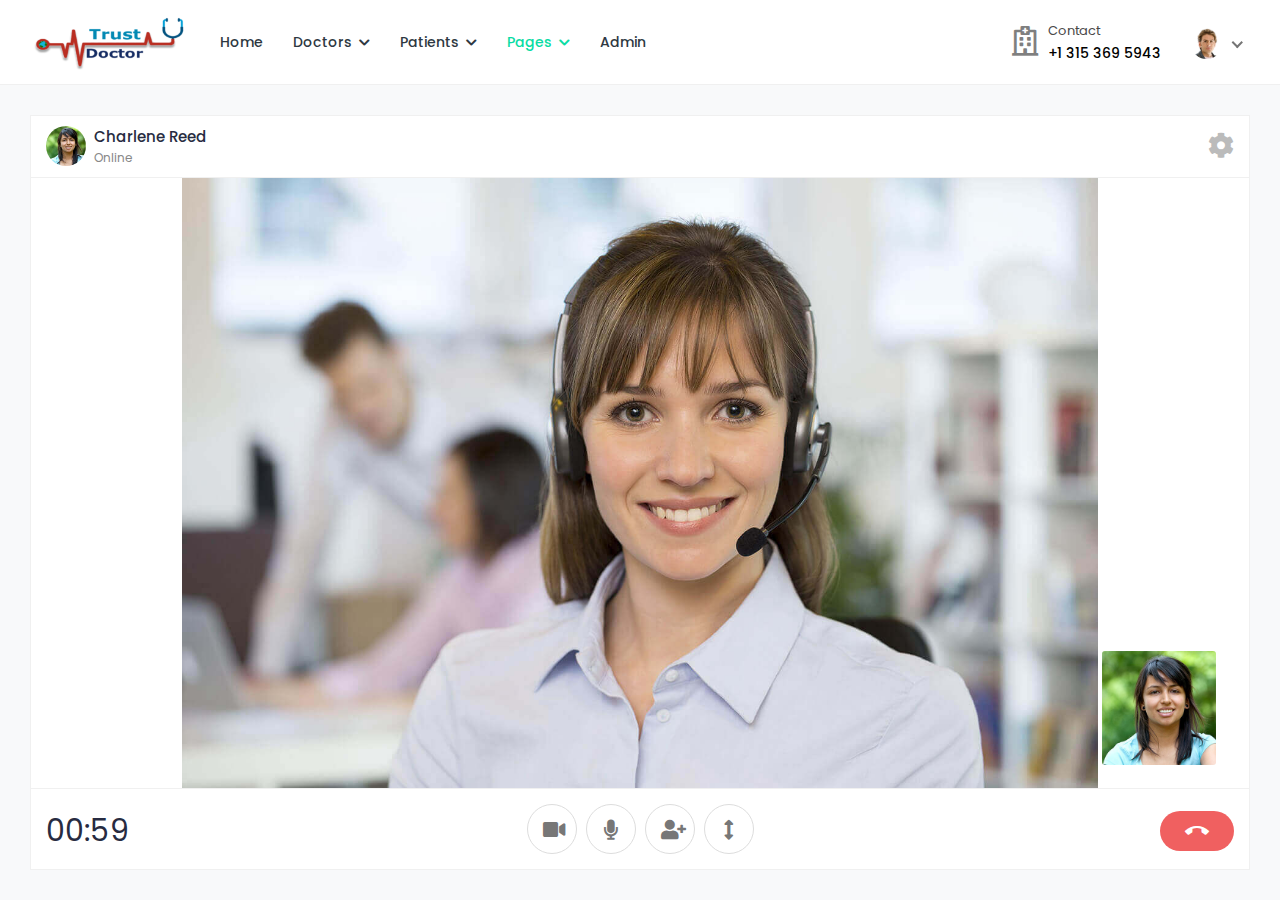
<file: video-call.html>
<!DOCTYPE html> 
<html lang="en">
	
<!-- doccure/video-call.html  30 Nov 2019 04:12:18 GMT -->
<head>
		<meta charset="utf-8">
		<title>Doccure</title>
		<meta name="viewport" content="width=device-width, initial-scale=1.0, user-scalable=0">
		
		<!-- Favicons -->
		<link href="assets/img/favicon.png" rel="icon">
		
		<!-- Bootstrap CSS -->
		<link rel="stylesheet" href="assets/css/bootstrap.min.css">
		
		<!-- Fontawesome CSS -->
		<link rel="stylesheet" href="assets/plugins/fontawesome/css/fontawesome.min.css">
		<link rel="stylesheet" href="assets/plugins/fontawesome/css/all.min.css">
		
		<!-- Main CSS -->
		<link rel="stylesheet" href="assets/css/style.css">
		
		<!-- HTML5 shim and Respond.js IE8 support of HTML5 elements and media queries -->
		<!--[if lt IE 9]>
			<script src="assets/js/html5shiv.min.js"></script>
			<script src="assets/js/respond.min.js"></script>
		<![endif]-->
	
	</head>
	<body class="call-page">

		<!-- Main Wrapper -->
		<div class="main-wrapper">
		
			<!-- Header -->
			<header class="header">
				<nav class="navbar navbar-expand-lg header-nav">
					<div class="navbar-header">
						<a id="mobile_btn" href="javascript:void(0);">
							<span class="bar-icon">
								<span></span>
								<span></span>
								<span></span>
							</span>
						</a>
						<a href="index-2.html" class="navbar-brand logo">
							<img src="assets/img/logo.png" class="img-fluid" alt="Logo">
						</a>
					</div>
					<div class="main-menu-wrapper">
						<div class="menu-header">
							<a href="index-2.html" class="menu-logo">
								<img src="assets/img/logo.png" class="img-fluid" alt="Logo">
							</a>
							<a id="menu_close" class="menu-close" href="javascript:void(0);">
								<i class="fas fa-times"></i>
							</a>
						</div>
						<ul class="main-nav">
							<li>
								<a href="index-2.html">Home</a>
							</li>
							<li class="has-submenu">
								<a href="#">Doctors <i class="fas fa-chevron-down"></i></a>
								<ul class="submenu">
									<li><a href="doctor-dashboard.html">Doctor Dashboard</a></li>
									<li><a href="appointments.html">Appointments</a></li>
									<li><a href="schedule-timings.html">Schedule Timing</a></li>
									<li><a href="my-patients.html">Patients List</a></li>
									<li><a href="patient-profile.html">Patients Profile</a></li>
									<li><a href="chat-doctor.html">Chat</a></li>
									<li><a href="invoices.html">Invoices</a></li>
									<li><a href="doctor-profile-settings.html">Profile Settings</a></li>
									<li><a href="reviews.html">Reviews</a></li>
									<li><a href="doctor-register.html">Doctor Register</a></li>
								</ul>
							</li>	
							<li class="has-submenu">
								<a href="#">Patients <i class="fas fa-chevron-down"></i></a>
								<ul class="submenu">
									<li><a href="search.html">Search Doctor</a></li>
									<li><a href="doctor-profile.html">Doctor Profile</a></li>
									<li><a href="booking.html">Booking</a></li>
									<li><a href="checkout.html">Checkout</a></li>
									<li><a href="booking-success.html">Booking Success</a></li>
									<li><a href="patient-dashboard.html">Patient Dashboard</a></li>
									<li><a href="favourites.html">Favourites</a></li>
									<li><a href="chat.html">Chat</a></li>
									<li><a href="profile-settings.html">Profile Settings</a></li>
									<li><a href="change-password.html">Change Password</a></li>
								</ul>
							</li>	
							<li class="has-submenu active">
								<a href="#">Pages <i class="fas fa-chevron-down"></i></a>
								<ul class="submenu">
									<li><a href="voice-call.html">Voice Call</a></li>
									<li class="active"><a href="video-call.html">Video Call</a></li>
									<li><a href="search.html">Search Doctors</a></li>
									<li><a href="calendar.html">Calendar</a></li>
									<li><a href="components.html">Components</a></li>
									<li class="has-submenu">
										<a href="invoices.html">Invoices</a>
										<ul class="submenu">
											<li><a href="invoices.html">Invoices</a></li>
											<li><a href="invoice-view.html">Invoice View</a></li>
										</ul>
									</li>
									<li><a href="blank-page.html">Starter Page</a></li>
									<li><a href="login.html">Login</a></li>
									<li><a href="register.html">Register</a></li>
									<li><a href="forgot-password.html">Forgot Password</a></li>
								</ul>
							</li>
							<li>
								<a href="admin/index.html" target="_blank">Admin</a>
							</li>
							<li class="login-link">
								<a href="login.html">Login / Signup</a>
							</li>
						</ul>
					</div>		 
					<ul class="nav header-navbar-rht">
						<li class="nav-item contact-item">
							<div class="header-contact-img">
								<i class="far fa-hospital"></i>							
							</div>
							<div class="header-contact-detail">
								<p class="contact-header">Contact</p>
								<p class="contact-info-header"> +1 315 369 5943</p>
							</div>
						</li>
						
						<!-- User Menu -->
						<li class="nav-item dropdown has-arrow logged-item">
							<a href="#" class="dropdown-toggle nav-link" data-toggle="dropdown">
								<span class="user-img">
									<img class="rounded-circle" src="assets/img/patients/patient.jpg" width="31" alt="Ryan Taylor">
								</span>
							</a>
							<div class="dropdown-menu dropdown-menu-right">
								<div class="user-header">
									<div class="avatar avatar-sm">
										<img src="assets/img/patients/patient.jpg" alt="User Image" class="avatar-img rounded-circle">
									</div>
									<div class="user-text">
										<h6>Richard Wilson</h6>
										<p class="text-muted mb-0">Patient</p>
									</div>
								</div>
								<a class="dropdown-item" href="patient-dashboard.html">Dashboard</a>
								<a class="dropdown-item" href="profile-settings.html">Profile Settings</a>
								<a class="dropdown-item" href="login.html">Logout</a>
							</div>
						</li>
						<!-- /User Menu -->
						
					</ul>
				</nav>
			</header>
			<!-- /Header -->
			
			<!-- Page Content -->
			<div class="content">
				<div class="container-fluid">
				
					<!-- Call Wrapper -->
					<div class="call-wrapper">
						<div class="call-main-row">
							<div class="call-main-wrapper">
								<div class="call-view">
									<div class="call-window">
									
										<!-- Call Header -->
										<div class="fixed-header">
											<div class="navbar">
												<div class="user-details">
													<div class="float-left user-img">
														<a class="avatar avatar-sm mr-2" href="patient-profile.html" title="Charlene Reed">
															<img src="assets/img/patients/patient1.jpg" alt="User Image" class="rounded-circle">
															<span class="status online"></span>
														</a>
													</div>
													<div class="user-info float-left">
														<a href="patient-profile.html"><span>Charlene Reed</span></a>
														<span class="last-seen">Online</span>
													</div>
												</div>
												<ul class="nav float-right custom-menu">
													<li class="nav-item dropdown dropdown-action">
														<a href="#" class="nav-link dropdown-toggle" data-toggle="dropdown" aria-expanded="false"><i class="fa fa-cog"></i></a>
														<div class="dropdown-menu dropdown-menu-right">
															<a href="javascript:void(0)" class="dropdown-item">Settings</a>
														</div>
													</li>
												</ul>
											</div>
										</div>
										<!-- /Call Header -->
										
										<!-- Call Contents -->
										<div class="call-contents">
											<div class="call-content-wrap">
												<div class="user-video">
													<img src="assets/img/video-call.jpg" alt="User Image">
												</div>
												<div class="my-video">
													<ul>
														<li>
															<img src="assets/img/patients/patient1.jpg" class="img-fluid" alt="User Image">
														</li>
													</ul>
												</div>
											</div>
										</div>
										<!-- Call Contents -->
										
										<!-- Call Footer -->
										<div class="call-footer">
											<div class="call-icons">
												<span class="call-duration">00:59</span>
												<ul class="call-items">
													<li class="call-item">
														<a href="#" title="Enable Video" data-placement="top" data-toggle="tooltip">
															<i class="fas fa-video camera"></i>
														</a>
													</li>
													<li class="call-item">
														<a href="#" title="Mute Audio" data-placement="top" data-toggle="tooltip">
															<i class="fa fa-microphone microphone"></i>
														</a>
													</li>
													<li class="call-item">
														<a href="#" title="Add User" data-placement="top" data-toggle="tooltip">
															<i class="fa fa-user-plus"></i>
														</a>
													</li>
													<li class="call-item">
														<a href="#" title="Full Screen" data-placement="top" data-toggle="tooltip">
															<i class="fas fa-arrows-alt-v full-screen"></i>
														</a>
													</li>
												</ul>
												<div class="end-call">
													<a href="javascript:void(0);">
														<i class="material-icons">call_end</i>
													</a>
												</div>
											</div>
										</div>
										<!-- /Call Footer -->
										
									</div>
								</div>
								
							</div>
						</div>
					</div>
					<!-- /Call Wrapper -->
					
				</div>

			</div>		
			<!-- /Page Content -->
   
			<!-- Footer -->
			<footer class="footer">
				
				<!-- Footer Top -->
				<div class="footer-top">
					<div class="container-fluid">
						<div class="row">
							<div class="col-lg-3 col-md-6">
							
								<!-- Footer Widget -->
								<div class="footer-widget footer-about">
									<div class="footer-logo">
										<img src="assets/img/footer-logo.png" alt="logo">
									</div>
									<div class="footer-about-content">
										<p>Lorem ipsum dolor sit amet, consectetur adipiscing elit, sed do eiusmod tempor incididunt ut labore et dolore magna aliqua. </p>
										<div class="social-icon">
											<ul>
												<li>
													<a href="#" target="_blank"><i class="fab fa-facebook-f"></i> </a>
												</li>
												<li>
													<a href="#" target="_blank"><i class="fab fa-twitter"></i> </a>
												</li>
												<li>
													<a href="#" target="_blank"><i class="fab fa-linkedin-in"></i></a>
												</li>
												<li>
													<a href="#" target="_blank"><i class="fab fa-instagram"></i></a>
												</li>
												<li>
													<a href="#" target="_blank"><i class="fab fa-dribbble"></i> </a>
												</li>
											</ul>
										</div>
									</div>
								</div>
								<!-- /Footer Widget -->
								
							</div>
							
							<div class="col-lg-3 col-md-6">
							
								<!-- Footer Widget -->
								<div class="footer-widget footer-menu">
									<h2 class="footer-title">For Patients</h2>
									<ul>
										<li><a href="search.html"><i class="fas fa-angle-double-right"></i> Search for Doctors</a></li>
										<li><a href="login.html"><i class="fas fa-angle-double-right"></i> Login</a></li>
										<li><a href="register.html"><i class="fas fa-angle-double-right"></i> Register</a></li>
										<li><a href="booking.html"><i class="fas fa-angle-double-right"></i> Booking</a></li>
										<li><a href="patient-dashboard.html"><i class="fas fa-angle-double-right"></i> Patient Dashboard</a></li>
									</ul>
								</div>
								<!-- /Footer Widget -->
								
							</div>
							
							<div class="col-lg-3 col-md-6">
							
								<!-- Footer Widget -->
								<div class="footer-widget footer-menu">
									<h2 class="footer-title">For Doctors</h2>
									<ul>
										<li><a href="appointments.html"><i class="fas fa-angle-double-right"></i> Appointments</a></li>
										<li><a href="chat.html"><i class="fas fa-angle-double-right"></i> Chat</a></li>
										<li><a href="login.html"><i class="fas fa-angle-double-right"></i> Login</a></li>
										<li><a href="doctor-register.html"><i class="fas fa-angle-double-right"></i> Register</a></li>
										<li><a href="doctor-dashboard.html"><i class="fas fa-angle-double-right"></i> Doctor Dashboard</a></li>
									</ul>
								</div>
								<!-- /Footer Widget -->
								
							</div>
							
							<div class="col-lg-3 col-md-6">
							
								<!-- Footer Widget -->
								<div class="footer-widget footer-contact">
									<h2 class="footer-title">Contact Us</h2>
									<div class="footer-contact-info">
										<div class="footer-address">
											<span><i class="fas fa-map-marker-alt"></i></span>
											<p> 3556  Beech Street, San Francisco,<br> California, CA 94108 </p>
										</div>
										<p>
											<i class="fas fa-phone-alt"></i>
											+1 315 369 5943
										</p>
										<p class="mb-0">
											<i class="fas fa-envelope"></i>
											doccure@example.com
										</p>
									</div>
								</div>
								<!-- /Footer Widget -->
								
							</div>
							
						</div>
					</div>
				</div>
				<!-- /Footer Top -->
				
				<!-- Footer Bottom -->
                <div class="footer-bottom">
					<div class="container-fluid">
					
						<!-- Copyright -->
						<div class="copyright">
							<div class="row">
								<div class="col-md-6 col-lg-6">
									<div class="copyright-text">
										<p class="mb-0"><a href="templateshub.net">Templates Hub</a></p>
									</div>
								</div>
								<div class="col-md-6 col-lg-6">
								
									<!-- Copyright Menu -->
									<div class="copyright-menu">
										<ul class="policy-menu">
											<li><a href="term-condition.html">Terms and Conditions</a></li>
											<li><a href="privacy-policy.html">Policy</a></li>
										</ul>
									</div>
									<!-- /Copyright Menu -->
									
								</div>
							</div>
						</div>
						<!-- /Copyright -->
						
					</div>
				</div>
				<!-- /Footer Bottom -->
				
			</footer>
			<!-- /Footer -->
		   
		</div>
		<!-- /Main Wrapper -->
	  
		<!-- jQuery -->
		<script src="assets/js/jquery.min.js"></script>
		
		<!-- Bootstrap Core JS -->
		<script src="assets/js/popper.min.js"></script>
		<script src="assets/js/bootstrap.min.js"></script>
		
		<!-- Custom JS -->
		<script src="assets/js/script.js"></script>
		
	</body>

<!-- doccure/video-call.html  30 Nov 2019 04:12:18 GMT -->
</html>
</file>
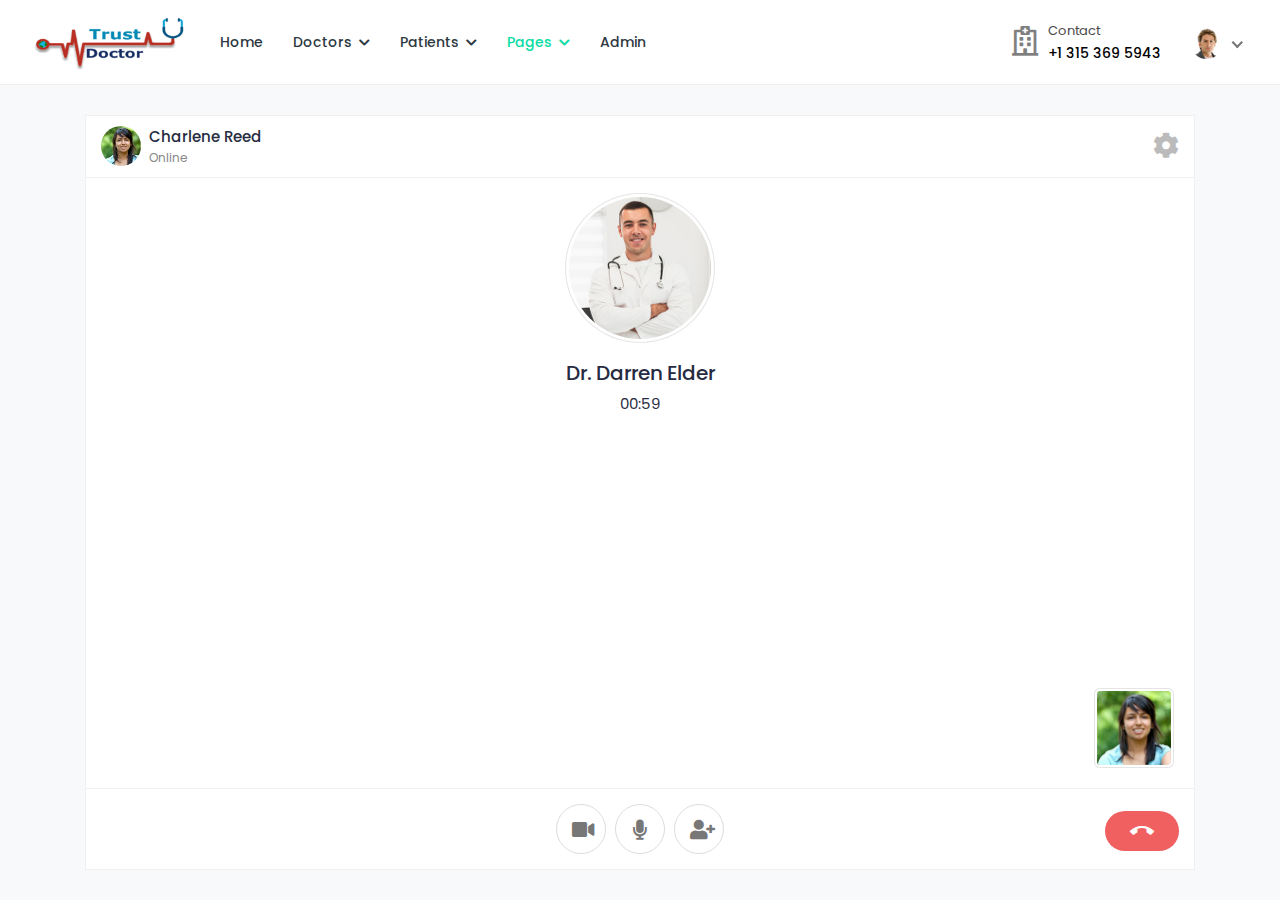
<file: voice-call.html>
<!DOCTYPE html> 
<html lang="en">
	
<!-- doccure/voice-call.html  30 Nov 2019 04:12:18 GMT -->
<head>
		<meta charset="utf-8">
		<title>Doccure</title>
		<meta name="viewport" content="width=device-width, initial-scale=1.0, user-scalable=0">
		
		<!-- Favicons -->
		<link href="assets/img/favicon.png" rel="icon">
		
		<!-- Bootstrap CSS -->
		<link rel="stylesheet" href="assets/css/bootstrap.min.css">
		
		<!-- Fontawesome CSS -->
		<link rel="stylesheet" href="assets/plugins/fontawesome/css/fontawesome.min.css">
		<link rel="stylesheet" href="assets/plugins/fontawesome/css/all.min.css">
		
		<!-- Main CSS -->
		<link rel="stylesheet" href="assets/css/style.css">
		
		<!-- HTML5 shim and Respond.js IE8 support of HTML5 elements and media queries -->
		<!--[if lt IE 9]>
			<script src="assets/js/html5shiv.min.js"></script>
			<script src="assets/js/respond.min.js"></script>
		<![endif]-->
	
	</head>
	<body class="call-page">

		<!-- Main Wrapper -->
		<div class="main-wrapper">
		
			<!-- Header -->
			<header class="header">
				<nav class="navbar navbar-expand-lg header-nav">
					<div class="navbar-header">
						<a id="mobile_btn" href="javascript:void(0);">
							<span class="bar-icon">
								<span></span>
								<span></span>
								<span></span>
							</span>
						</a>
						<a href="index-2.html" class="navbar-brand logo">
							<img src="assets/img/logo.png" class="img-fluid" alt="Logo">
						</a>
					</div>
					<div class="main-menu-wrapper">
						<div class="menu-header">
							<a href="index-2.html" class="menu-logo">
								<img src="assets/img/logo.png" class="img-fluid" alt="Logo">
							</a>
							<a id="menu_close" class="menu-close" href="javascript:void(0);">
								<i class="fas fa-times"></i>
							</a>
						</div>
						<ul class="main-nav">
							<li>
								<a href="index-2.html">Home</a>
							</li>
							<li class="has-submenu">
								<a href="#">Doctors <i class="fas fa-chevron-down"></i></a>
								<ul class="submenu">
									<li><a href="doctor-dashboard.html">Doctor Dashboard</a></li>
									<li><a href="appointments.html">Appointments</a></li>
									<li><a href="schedule-timings.html">Schedule Timing</a></li>
									<li><a href="my-patients.html">Patients List</a></li>
									<li><a href="patient-profile.html">Patients Profile</a></li>
									<li><a href="chat-doctor.html">Chat</a></li>
									<li><a href="invoices.html">Invoices</a></li>
									<li><a href="doctor-profile-settings.html">Profile Settings</a></li>
									<li><a href="reviews.html">Reviews</a></li>
									<li><a href="doctor-register.html">Doctor Register</a></li>
								</ul>
							</li>	
							<li class="has-submenu">
								<a href="#">Patients <i class="fas fa-chevron-down"></i></a>
								<ul class="submenu">
									<li><a href="search.html">Search Doctor</a></li>
									<li><a href="doctor-profile.html">Doctor Profile</a></li>
									<li><a href="booking.html">Booking</a></li>
									<li><a href="checkout.html">Checkout</a></li>
									<li><a href="booking-success.html">Booking Success</a></li>
									<li><a href="patient-dashboard.html">Patient Dashboard</a></li>
									<li><a href="favourites.html">Favourites</a></li>
									<li><a href="chat.html">Chat</a></li>
									<li><a href="profile-settings.html">Profile Settings</a></li>
									<li><a href="change-password.html">Change Password</a></li>
								</ul>
							</li>	
							<li class="has-submenu active">
								<a href="#">Pages <i class="fas fa-chevron-down"></i></a>
								<ul class="submenu">
									<li class="active"><a href="voice-call.html">Voice Call</a></li>
									<li><a href="video-call.html">Video Call</a></li>
									<li><a href="search.html">Search Doctors</a></li>
									<li><a href="calendar.html">Calendar</a></li>
									<li><a href="components.html">Components</a></li>
									<li class="has-submenu">
										<a href="invoices.html">Invoices</a>
										<ul class="submenu">
											<li><a href="invoices.html">Invoices</a></li>
											<li><a href="invoice-view.html">Invoice View</a></li>
										</ul>
									</li>
									<li><a href="blank-page.html">Starter Page</a></li>
									<li><a href="login.html">Login</a></li>
									<li><a href="register.html">Register</a></li>
									<li><a href="forgot-password.html">Forgot Password</a></li>
								</ul>
							</li>
							<li>
								<a href="admin/index.html" target="_blank">Admin</a>
							</li>
							<li class="login-link">
								<a href="login.html">Login / Signup</a>
							</li>
						</ul>
					</div>		 
					<ul class="nav header-navbar-rht">
						<li class="nav-item contact-item">
							<div class="header-contact-img">
								<i class="far fa-hospital"></i>							
							</div>
							<div class="header-contact-detail">
								<p class="contact-header">Contact</p>
								<p class="contact-info-header"> +1 315 369 5943</p>
							</div>
						</li>
						
						<!-- User Menu -->
						<li class="nav-item dropdown has-arrow logged-item">
							<a href="#" class="dropdown-toggle nav-link" data-toggle="dropdown">
								<span class="user-img">
									<img class="rounded-circle" src="assets/img/patients/patient.jpg" width="31" alt="Ryan Taylor">
								</span>
							</a>
							<div class="dropdown-menu dropdown-menu-right">
								<div class="user-header">
									<div class="avatar avatar-sm">
										<img src="assets/img/patients/patient.jpg" alt="User Image" class="avatar-img rounded-circle">
									</div>
									<div class="user-text">
										<h6>Richard Wilson</h6>
										<p class="text-muted mb-0">Patient</p>
									</div>
								</div>
								<a class="dropdown-item" href="patient-dashboard.html">Dashboard</a>
								<a class="dropdown-item" href="profile-settings.html">Profile Settings</a>
								<a class="dropdown-item" href="login.html">Logout</a>
							</div>
						</li>
						<!-- /User Menu -->
						
					</ul>
				</nav>
			</header>
			<!-- /Header -->
			
			<!-- Page Content -->
			<div class="content">
				<div class="container">
				
					<!-- Call Wrapper -->
					<div class="call-wrapper">
						<div class="call-main-row">
							<div class="call-main-wrapper">
								<div class="call-view">
									<div class="call-window">
									
										<!-- Call Header -->
										<div class="fixed-header">
											<div class="navbar">
												<div class="user-details mr-auto">
													<div class="float-left user-img">
														<a class="avatar avatar-sm mr-2" href="patient-profile.html" title="Charlene Reed">
															<img src="assets/img/patients/patient1.jpg" alt="User Image" class="rounded-circle">
															<span class="status online"></span>
														</a>
													</div>
													<div class="user-info float-left">
														<a href="patient-profile.html"><span>Charlene Reed</span></a>
														<span class="last-seen">Online</span>
													</div>
												</div>
												<ul class="nav float-right custom-menu">
													<li class="nav-item dropdown dropdown-action">
														<a href="#" class="nav-link dropdown-toggle" data-toggle="dropdown" aria-expanded="false"><i class="fa fa-cog"></i></a>
														<div class="dropdown-menu dropdown-menu-right">
															<a href="javascript:void(0)" class="dropdown-item">Settings</a>
														</div>
													</li>
												</ul>
											</div>
										</div>
										<!-- /Call Header -->
										
										<!-- Call Contents -->
										<div class="call-contents">
											<div class="call-content-wrap">
												<div class="voice-call-avatar">
													<img src="assets/img/doctors/doctor-thumb-02.jpg" alt="User Image" class="call-avatar">
													<span class="username">Dr. Darren Elder</span>
													<span class="call-timing-count">00:59</span>
												</div>
												<div class="call-users">
													<ul>
														<li>
															<a href="#">
																<img src="assets/img/patients/patient1.jpg" class="img-fluid" alt="User Image">
																<span class="call-mute"><i class="fa fa-microphone-slash"></i></span>
															</a>
														</li>
													</ul>
												</div>
											</div>
										</div>
										<!-- /Call Contents -->
										
										<!-- Call Footer -->
										<div class="call-footer">
											<div class="call-icons">
												<ul class="call-items">
													<li class="call-item">
														<a href="#" title="Enable Video" data-placement="top" data-toggle="tooltip">
															<i class="fas fa-video camera"></i>
														</a>
													</li>
													<li class="call-item">
														<a href="#" title="Mute" data-placement="top" data-toggle="tooltip">
															<i class="fa fa-microphone microphone"></i>
														</a>
													</li>
													<li class="call-item">
														<a href="#" title="Add User" data-placement="top" data-toggle="tooltip">
															<i class="fa fa-user-plus"></i>
														</a>
													</li>
												</ul>
												<div class="end-call">
													<a href="javascript:void(0);">
														<i class="material-icons">call_end</i>
													</a>
												</div>
											</div>
										</div>
										<!-- /Call Footer -->
									
									</div>
								</div>
								
							</div>
						</div>
					</div>
					<!-- /Call Wrapper -->
					
				</div>

			</div>		
			<!-- /Page Content -->
   
			<!-- Footer -->
			<footer class="footer">
				
				<!-- Footer Top -->
				<div class="footer-top">
					<div class="container-fluid">
						<div class="row">
							<div class="col-lg-3 col-md-6">
							
								<!-- Footer Widget -->
								<div class="footer-widget footer-about">
									<div class="footer-logo">
										<img src="assets/img/footer-logo.png" alt="logo">
									</div>
									<div class="footer-about-content">
										<p>Lorem ipsum dolor sit amet, consectetur adipiscing elit, sed do eiusmod tempor incididunt ut labore et dolore magna aliqua. </p>
										<div class="social-icon">
											<ul>
												<li>
													<a href="#" target="_blank"><i class="fab fa-facebook-f"></i> </a>
												</li>
												<li>
													<a href="#" target="_blank"><i class="fab fa-twitter"></i> </a>
												</li>
												<li>
													<a href="#" target="_blank"><i class="fab fa-linkedin-in"></i></a>
												</li>
												<li>
													<a href="#" target="_blank"><i class="fab fa-instagram"></i></a>
												</li>
												<li>
													<a href="#" target="_blank"><i class="fab fa-dribbble"></i> </a>
												</li>
											</ul>
										</div>
									</div>
								</div>
								<!-- /Footer Widget -->
								
							</div>
							
							<div class="col-lg-3 col-md-6">
							
								<!-- Footer Widget -->
								<div class="footer-widget footer-menu">
									<h2 class="footer-title">For Patients</h2>
									<ul>
										<li><a href="search.html"><i class="fas fa-angle-double-right"></i> Search for Doctors</a></li>
										<li><a href="login.html"><i class="fas fa-angle-double-right"></i> Login</a></li>
										<li><a href="register.html"><i class="fas fa-angle-double-right"></i> Register</a></li>
										<li><a href="booking.html"><i class="fas fa-angle-double-right"></i> Booking</a></li>
										<li><a href="patient-dashboard.html"><i class="fas fa-angle-double-right"></i> Patient Dashboard</a></li>
									</ul>
								</div>
								<!-- /Footer Widget -->
								
							</div>
							
							<div class="col-lg-3 col-md-6">
							
								<!-- Footer Widget -->
								<div class="footer-widget footer-menu">
									<h2 class="footer-title">For Doctors</h2>
									<ul>
										<li><a href="appointments.html"><i class="fas fa-angle-double-right"></i> Appointments</a></li>
										<li><a href="chat.html"><i class="fas fa-angle-double-right"></i> Chat</a></li>
										<li><a href="login.html"><i class="fas fa-angle-double-right"></i> Login</a></li>
										<li><a href="doctor-register.html"><i class="fas fa-angle-double-right"></i> Register</a></li>
										<li><a href="doctor-dashboard.html"><i class="fas fa-angle-double-right"></i> Doctor Dashboard</a></li>
									</ul>
								</div>
								<!-- /Footer Widget -->
								
							</div>
							
							<div class="col-lg-3 col-md-6">
							
								<!-- Footer Widget -->
								<div class="footer-widget footer-contact">
									<h2 class="footer-title">Contact Us</h2>
									<div class="footer-contact-info">
										<div class="footer-address">
											<span><i class="fas fa-map-marker-alt"></i></span>
											<p> 3556  Beech Street, San Francisco,<br> California, CA 94108 </p>
										</div>
										<p>
											<i class="fas fa-phone-alt"></i>
											+1 315 369 5943
										</p>
										<p class="mb-0">
											<i class="fas fa-envelope"></i>
											doccure@example.com
										</p>
									</div>
								</div>
								<!-- /Footer Widget -->
								
							</div>
							
						</div>
					</div>
				</div>
				<!-- /Footer Top -->
				
				<!-- Footer Bottom -->
                <div class="footer-bottom">
					<div class="container-fluid">
					
						<!-- Copyright -->
						<div class="copyright">
							<div class="row">
								<div class="col-md-6 col-lg-6">
									<div class="copyright-text">
										<p class="mb-0"><a href="templateshub.net">Templates Hub</a></p>
									</div>
								</div>
								<div class="col-md-6 col-lg-6">
								
									<!-- Copyright Menu -->
									<div class="copyright-menu">
										<ul class="policy-menu">
											<li><a href="term-condition.html">Terms and Conditions</a></li>
											<li><a href="privacy-policy.html">Policy</a></li>
										</ul>
									</div>
									<!-- /Copyright Menu -->
									
								</div>
							</div>
						</div>
						<!-- /Copyright -->
						
					</div>
				</div>
				<!-- /Footer Bottom -->
				
			</footer>
			<!-- /Footer -->
		   
		</div>
		<!-- /Main Wrapper -->
	  
		<!-- jQuery -->
		<script src="assets/js/jquery.min.js"></script>
		
		<!-- Bootstrap Core JS -->
		<script src="assets/js/popper.min.js"></script>
		<script src="assets/js/bootstrap.min.js"></script>
		
		<!-- Custom JS -->
		<script src="assets/js/script.js"></script>
		
	</body>

<!-- doccure/voice-call.html  30 Nov 2019 04:12:18 GMT -->
</html>
</file>
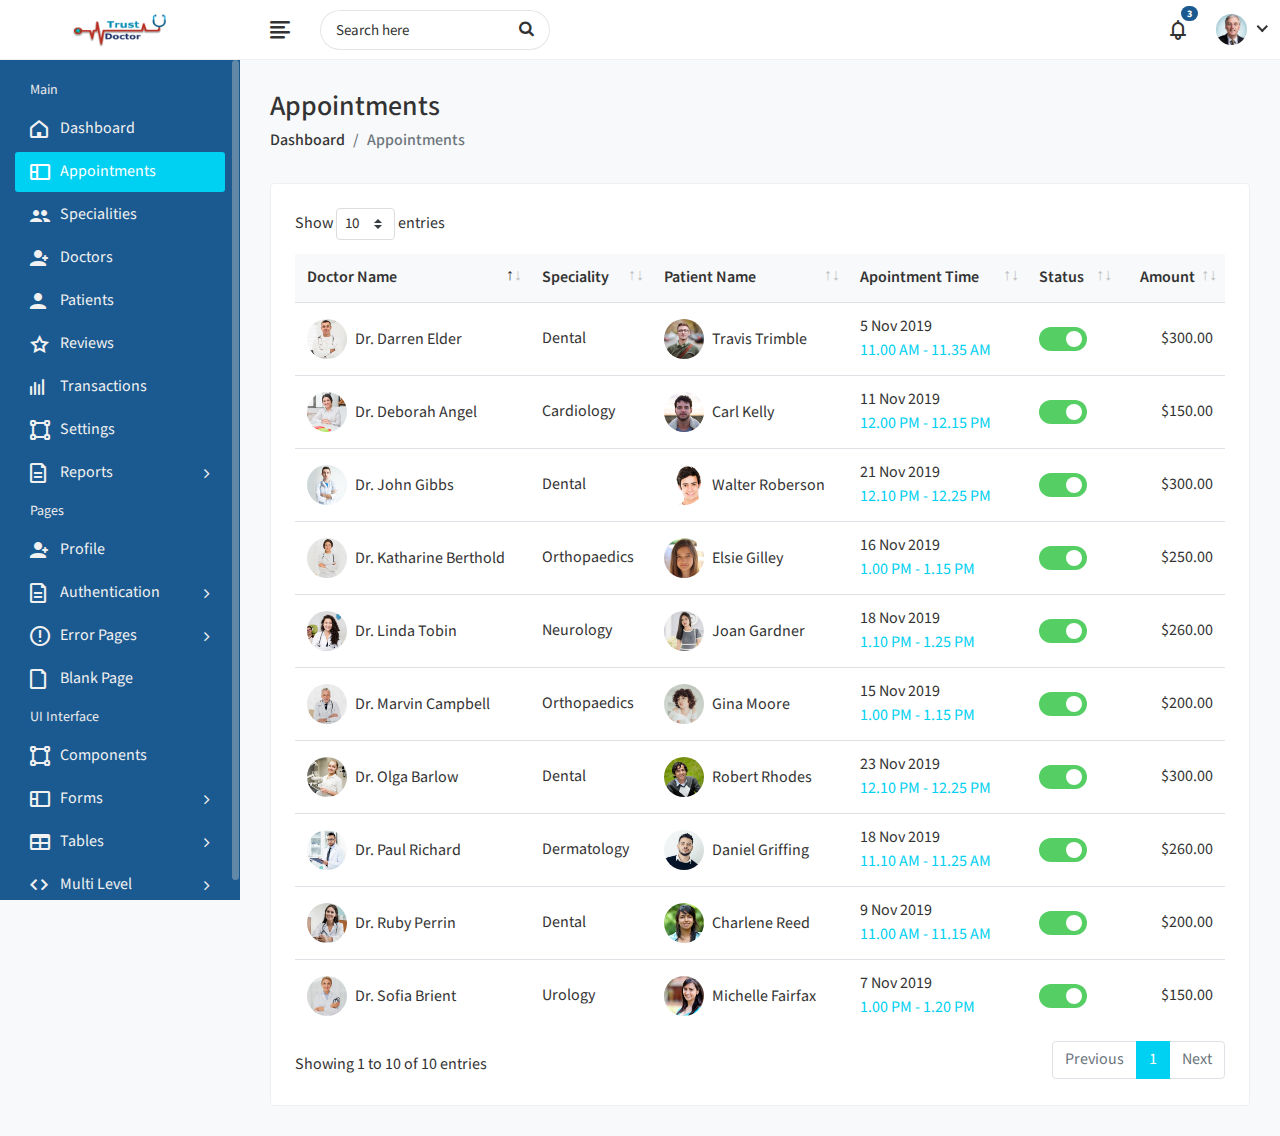
<file: admin/appointment-list.html>
<!DOCTYPE html>
<html lang="en">
    
<!-- Mirrored from dreamguys.co.in/demo/doccure/admin/appointment-list.html by HTTrack Website Copier/3.x [XR&CO'2014], Sat, 30 Nov 2019 04:12:46 GMT -->
<head>
        <meta charset="utf-8">
        <meta name="viewport" content="width=device-width, initial-scale=1.0, user-scalable=0">
        <title>Doccure - Appointment List Page</title>
		
		<!-- Favicon -->
        <link rel="shortcut icon" type="image/x-icon" href="assets/img/favicon.png">
		
		<!-- Bootstrap CSS -->
        <link rel="stylesheet" href="assets/css/bootstrap.min.css">
		
		<!-- Fontawesome CSS -->
        <link rel="stylesheet" href="assets/css/font-awesome.min.css">
		
		<!-- Feathericon CSS -->
        <link rel="stylesheet" href="assets/css/feathericon.min.css">
		
		<!-- Datatables CSS -->
		<link rel="stylesheet" href="assets/plugins/datatables/datatables.min.css">
		
		<!-- Main CSS -->
        <link rel="stylesheet" href="assets/css/style.css">
		
		<!--[if lt IE 9]>
			<script src="assets/js/html5shiv.min.js"></script>
			<script src="assets/js/respond.min.js"></script>
		<![endif]-->
    </head>
    <body>
	
		<!-- Main Wrapper -->
        <div class="main-wrapper">
		
			<!-- Header -->
            <div class="header">
			
				<!-- Logo -->
                <div class="header-left">
                    <a href="index.html" class="logo">
						<img src="assets/img/logo.png" alt="Logo">
					</a>
					<a href="index.html" class="logo logo-small">
						<img src="assets/img/logo-small.png" alt="Logo" width="30" height="30">
					</a>
                </div>
				<!-- /Logo -->
				
				<a href="javascript:void(0);" id="toggle_btn">
					<i class="fe fe-text-align-left"></i>
				</a>
				
				<div class="top-nav-search">
					<form>
						<input type="text" class="form-control" placeholder="Search here">
						<button class="btn" type="submit"><i class="fa fa-search"></i></button>
					</form>
				</div>
				
				<!-- Mobile Menu Toggle -->
				<a class="mobile_btn" id="mobile_btn">
					<i class="fa fa-bars"></i>
				</a>
				<!-- /Mobile Menu Toggle -->
				
				<!-- Header Right Menu -->
				<ul class="nav user-menu">
					
					<!-- Notifications -->
					<li class="nav-item dropdown noti-dropdown">
						<a href="#" class="dropdown-toggle nav-link" data-toggle="dropdown">
							<i class="fe fe-bell"></i> <span class="badge badge-pill">3</span>
						</a>
						<div class="dropdown-menu notifications">
							<div class="topnav-dropdown-header">
								<span class="notification-title">Notifications</span>
								<a href="javascript:void(0)" class="clear-noti"> Clear All </a>
							</div>
							<div class="noti-content">
								<ul class="notification-list">
									<li class="notification-message">
										<a href="#">
											<div class="media">
												<span class="avatar avatar-sm">
													<img class="avatar-img rounded-circle" alt="User Image" src="assets/img/doctors/doctor-thumb-01.jpg">
												</span>
												<div class="media-body">
													<p class="noti-details"><span class="noti-title">Dr. Ruby Perrin</span> Schedule <span class="noti-title">her appointment</span></p>
													<p class="noti-time"><span class="notification-time">4 mins ago</span></p>
												</div>
											</div>
										</a>
									</li>
									<li class="notification-message">
										<a href="#">
											<div class="media">
												<span class="avatar avatar-sm">
													<img class="avatar-img rounded-circle" alt="User Image" src="assets/img/patients/patient1.jpg">
												</span>
												<div class="media-body">
													<p class="noti-details"><span class="noti-title">Charlene Reed</span> has booked her appointment to <span class="noti-title">Dr. Ruby Perrin</span></p>
													<p class="noti-time"><span class="notification-time">6 mins ago</span></p>
												</div>
											</div>
										</a>
									</li>
									<li class="notification-message">
										<a href="#">
											<div class="media">
												<span class="avatar avatar-sm">
													<img class="avatar-img rounded-circle" alt="User Image" src="assets/img/patients/patient2.jpg">
												</span>
												<div class="media-body">
												<p class="noti-details"><span class="noti-title">Travis Trimble</span> sent a amount of $210 for his <span class="noti-title">appointment</span></p>
												<p class="noti-time"><span class="notification-time">8 mins ago</span></p>
												</div>
											</div>
										</a>
									</li>
									<li class="notification-message">
										<a href="#">
											<div class="media">
												<span class="avatar avatar-sm">
													<img class="avatar-img rounded-circle" alt="User Image" src="assets/img/patients/patient3.jpg">
												</span>
												<div class="media-body">
													<p class="noti-details"><span class="noti-title">Carl Kelly</span> send a message <span class="noti-title"> to his doctor</span></p>
													<p class="noti-time"><span class="notification-time">12 mins ago</span></p>
												</div>
											</div>
										</a>
									</li>
								</ul>
							</div>
							<div class="topnav-dropdown-footer">
								<a href="#">View all Notifications</a>
							</div>
						</div>
					</li>
					<!-- /Notifications -->
					
					<!-- User Menu -->
					<li class="nav-item dropdown has-arrow">
						<a href="#" class="dropdown-toggle nav-link" data-toggle="dropdown">
							<span class="user-img"><img class="rounded-circle" src="assets/img/profiles/avatar-01.jpg" width="31" alt="Ryan Taylor"></span>
						</a>
						<div class="dropdown-menu">
							<div class="user-header">
								<div class="avatar avatar-sm">
									<img src="assets/img/profiles/avatar-01.jpg" alt="User Image" class="avatar-img rounded-circle">
								</div>
								<div class="user-text">
									<h6>Ryan Taylor</h6>
									<p class="text-muted mb-0">Administrator</p>
								</div>
							</div>
							<a class="dropdown-item" href="profile.html">My Profile</a>
							<a class="dropdown-item" href="settings.html">Settings</a>
							<a class="dropdown-item" href="login.html">Logout</a>
						</div>
					</li>
					<!-- /User Menu -->
					
				</ul>
				<!-- /Header Right Menu -->
				
            </div>
			<!-- /Header -->
			
			<!-- Sidebar -->
            <div class="sidebar" id="sidebar">
                <div class="sidebar-inner slimscroll">
					<div id="sidebar-menu" class="sidebar-menu">
						<ul>
							<li class="menu-title"> 
								<span>Main</span>
							</li>
							<li> 
								<a href="index.html"><i class="fe fe-home"></i> <span>Dashboard</span></a>
							</li>
							<li class="active"> 
								<a href="appointment-list.html"><i class="fe fe-layout"></i> <span>Appointments</span></a>
							</li>
							<li> 
								<a href="specialities.html"><i class="fe fe-users"></i> <span>Specialities</span></a>
							</li>
							<li> 
								<a href="doctor-list.html"><i class="fe fe-user-plus"></i> <span>Doctors</span></a>
							</li>
							<li> 
								<a href="patient-list.html"><i class="fe fe-user"></i> <span>Patients</span></a>
							</li>
							<li> 
								<a href="reviews.html"><i class="fe fe-star-o"></i> <span>Reviews</span></a>
							</li>
							<li> 
								<a href="transactions-list.html"><i class="fe fe-activity"></i> <span>Transactions</span></a>
							</li>
							<li> 
								<a href="settings.html"><i class="fe fe-vector"></i> <span>Settings</span></a>
							</li>
							<li class="submenu">
								<a href="#"><i class="fe fe-document"></i> <span> Reports</span> <span class="menu-arrow"></span></a>
								<ul style="display: none;">
									<li><a href="invoice-report.html">Invoice Reports</a></li>
								</ul>
							</li>
							<li class="menu-title"> 
								<span>Pages</span>
							</li>
							<li> 
								<a href="profile.html"><i class="fe fe-user-plus"></i> <span>Profile</span></a>
							</li>
							<li class="submenu">
								<a href="#"><i class="fe fe-document"></i> <span> Authentication </span> <span class="menu-arrow"></span></a>
								<ul style="display: none;">
									<li><a href="login.html"> Login </a></li>
									<li><a href="register.html"> Register </a></li>
									<li><a href="forgot-password.html"> Forgot Password </a></li>
									<li><a href="lock-screen.html"> Lock Screen </a></li>
								</ul>
							</li>
							<li class="submenu">
								<a href="#"><i class="fe fe-warning"></i> <span> Error Pages </span> <span class="menu-arrow"></span></a>
								<ul style="display: none;">
									<li><a href="error-404.html">404 Error </a></li>
									<li><a href="error-500.html">500 Error </a></li>
								</ul>
							</li>
							<li> 
								<a href="blank-page.html"><i class="fe fe-file"></i> <span>Blank Page</span></a>
							</li>
							<li class="menu-title"> 
								<span>UI Interface</span>
							</li>
							<li> 
								<a href="components.html"><i class="fe fe-vector"></i> <span>Components</span></a>
							</li>
							<li class="submenu">
								<a href="#"><i class="fe fe-layout"></i> <span> Forms </span> <span class="menu-arrow"></span></a>
								<ul style="display: none;">
									<li><a href="form-basic-inputs.html">Basic Inputs </a></li>
									<li><a href="form-input-groups.html">Input Groups </a></li>
									<li><a href="form-horizontal.html">Horizontal Form </a></li>
									<li><a href="form-vertical.html"> Vertical Form </a></li>
									<li><a href="form-mask.html"> Form Mask </a></li>
									<li><a href="form-validation.html"> Form Validation </a></li>
								</ul>
							</li>
							<li class="submenu">
								<a href="#"><i class="fe fe-table"></i> <span> Tables </span> <span class="menu-arrow"></span></a>
								<ul style="display: none;">
									<li><a href="tables-basic.html">Basic Tables </a></li>
									<li><a href="data-tables.html">Data Table </a></li>
								</ul>
							</li>
							<li class="submenu">
								<a href="javascript:void(0);"><i class="fe fe-code"></i> <span>Multi Level</span> <span class="menu-arrow"></span></a>
								<ul style="display: none;">
									<li class="submenu">
										<a href="javascript:void(0);"> <span>Level 1</span> <span class="menu-arrow"></span></a>
										<ul style="display: none;">
											<li><a href="javascript:void(0);"><span>Level 2</span></a></li>
											<li class="submenu">
												<a href="javascript:void(0);"> <span> Level 2</span> <span class="menu-arrow"></span></a>
												<ul style="display: none;">
													<li><a href="javascript:void(0);">Level 3</a></li>
													<li><a href="javascript:void(0);">Level 3</a></li>
												</ul>
											</li>
											<li><a href="javascript:void(0);"> <span>Level 2</span></a></li>
										</ul>
									</li>
									<li>
										<a href="javascript:void(0);"> <span>Level 1</span></a>
									</li>
								</ul>
							</li>
						</ul>
					</div>
                </div>
            </div>
			<!-- /Sidebar -->
			
			<!-- Page Wrapper -->
            <div class="page-wrapper">
                <div class="content container-fluid">
				
					<!-- Page Header -->
					<div class="page-header">
						<div class="row">
							<div class="col-sm-12">
								<h3 class="page-title">Appointments</h3>
								<ul class="breadcrumb">
									<li class="breadcrumb-item"><a href="index.html">Dashboard</a></li>
									<li class="breadcrumb-item active">Appointments</li>
								</ul>
							</div>
						</div>
					</div>
					<!-- /Page Header -->
					<div class="row">
						<div class="col-md-12">
						
							<!-- Recent Orders -->
							<div class="card">
								<div class="card-body">
									<div class="table-responsive">
										<table class="datatable table table-hover table-center mb-0">
											<thead>
												<tr>
													<th>Doctor Name</th>
													<th>Speciality</th>
													<th>Patient Name</th>
													<th>Apointment Time</th>
													<th>Status</th>
													<th class="text-right">Amount</th>
												</tr>
											</thead>
											<tbody>
												<tr>
													<td>
														<h2 class="table-avatar">
															<a href="profile.html" class="avatar avatar-sm mr-2"><img class="avatar-img rounded-circle" src="assets/img/doctors/doctor-thumb-01.jpg" alt="User Image"></a>
															<a href="profile.html">Dr. Ruby Perrin</a>
														</h2>
													</td>
													<td>Dental</td>
													<td>
														<h2 class="table-avatar">
															<a href="profile.html" class="avatar avatar-sm mr-2"><img class="avatar-img rounded-circle" src="assets/img/patients/patient1.jpg" alt="User Image"></a>
															<a href="profile.html">Charlene Reed </a>
														</h2>
													</td>
													<td>9 Nov 2019 <span class="text-primary d-block">11.00 AM - 11.15 AM</span></td>
													<td>
														<div class="status-toggle">
															<input type="checkbox" id="status_1" class="check" checked>
															<label for="status_1" class="checktoggle">checkbox</label>
														</div>
													</td>
													<td class="text-right">
														$200.00
													</td>
												</tr>
												<tr>
													<td>
														<h2 class="table-avatar">
															<a href="profile.html" class="avatar avatar-sm mr-2"><img class="avatar-img rounded-circle" src="assets/img/doctors/doctor-thumb-02.jpg" alt="User Image"></a>
															<a href="profile.html">Dr. Darren Elder</a>
														</h2>
													</td>
													<td>Dental</td>
													<td>
														<h2 class="table-avatar">
															<a href="profile.html" class="avatar avatar-sm mr-2"><img class="avatar-img rounded-circle" src="assets/img/patients/patient2.jpg" alt="User Image"></a>
															<a href="profile.html">Travis Trimble </a>
														</h2>
													</td>
													
													<td>5 Nov 2019 <span class="text-primary d-block">11.00 AM - 11.35 AM</span></td>
													<td>
														<div class="status-toggle">
															<input type="checkbox" id="status_2" class="check" checked>
															<label for="status_2" class="checktoggle">checkbox</label>
														</div>
													</td>
													<td class="text-right">
														$300.00
													</td>
												</tr>
												<tr>
													<td>
														<h2 class="table-avatar">
															<a href="profile.html" class="avatar avatar-sm mr-2"><img class="avatar-img rounded-circle" src="assets/img/doctors/doctor-thumb-03.jpg" alt="User Image"></a>
															<a href="profile.html">Dr. Deborah Angel</a>
														</h2>
													</td>
													<td>Cardiology</td>
													<td>
														<h2 class="table-avatar">
															<a href="profile.html" class="avatar avatar-sm mr-2"><img class="avatar-img rounded-circle" src="assets/img/patients/patient3.jpg" alt="User Image"></a>
															<a href="profile.html">Carl Kelly</a>
														</h2>
													</td>
													<td>11 Nov 2019 <span class="text-primary d-block">12.00 PM - 12.15 PM</span></td>
													<td>
														<div class="status-toggle">
															<input type="checkbox" id="status_3" class="check" checked>
															<label for="status_3" class="checktoggle">checkbox</label>
														</div>
													</td>
													<td class="text-right">
														$150.00
													</td>
												</tr>
												<tr>
													<td>
														<h2 class="table-avatar">
															<a href="profile.html" class="avatar avatar-sm mr-2"><img class="avatar-img rounded-circle" src="assets/img/doctors/doctor-thumb-04.jpg" alt="User Image"></a>
															<a href="profile.html">Dr. Sofia Brient</a>
														</h2>
													</td>
													<td>Urology</td>
													<td>
														<h2 class="table-avatar">
															<a href="profile.html" class="avatar avatar-sm mr-2"><img class="avatar-img rounded-circle" src="assets/img/patients/patient4.jpg" alt="User Image"></a>
															<a href="profile.html"> Michelle Fairfax</a>
														</h2>
													</td>
													<td>7 Nov 2019 <span class="text-primary d-block">1.00 PM - 1.20 PM</span></td>
													<td>
														<div class="status-toggle">
															<input type="checkbox" id="status_4" class="check" checked>
															<label for="status_4" class="checktoggle">checkbox</label>
														</div>
													</td>
													<td class="text-right">
														$150.00
													</td>
												</tr>
												<tr>
													<td>
														<h2 class="table-avatar">
															<a href="profile.html" class="avatar avatar-sm mr-2"><img class="avatar-img rounded-circle" src="assets/img/doctors/doctor-thumb-05.jpg" alt="User Image"></a>
															<a href="profile.html">Dr. Marvin Campbell</a>
														</h2>
													</td>
													<td>Orthopaedics</td>
													<td>
														<h2 class="table-avatar">
															<a href="profile.html" class="avatar avatar-sm mr-2"><img class="avatar-img rounded-circle" src="assets/img/patients/patient5.jpg" alt="User Image"></a>
															<a href="profile.html">Gina Moore</a>
														</h2>
													</td>
													
													<td>15 Nov 2019 <span class="text-primary d-block">1.00 PM - 1.15 PM</span></td>
													<td>
														<div class="status-toggle">
															<input type="checkbox" id="status_5" class="check" checked>
															<label for="status_5" class="checktoggle">checkbox</label>
														</div>
													</td>
													<td class="text-right">
														$200.00
													</td>
												</tr>
												<tr>
													<td>
														<h2 class="table-avatar">
															<a href="profile.html" class="avatar avatar-sm mr-2"><img class="avatar-img rounded-circle" src="assets/img/doctors/doctor-thumb-06.jpg" alt="User Image"></a>
															<a href="profile.html">Dr. Katharine Berthold</a>
														</h2>
													</td>
													<td>Orthopaedics</td>
													<td>
														<h2 class="table-avatar">
															<a href="profile.html" class="avatar avatar-sm mr-2"><img class="avatar-img rounded-circle" src="assets/img/patients/patient6.jpg" alt="User Image"></a>
															<a href="profile.html">Elsie Gilley</a>
														</h2>
													</td>
													
													<td>16 Nov 2019 <span class="text-primary d-block">1.00 PM - 1.15 PM</span></td>
													<td>
														<div class="status-toggle">
															<input type="checkbox" id="status_5" class="check" checked>
															<label for="status_5" class="checktoggle">checkbox</label>
														</div>
													</td>
													<td class="text-right">
														$250.00
													</td>
												</tr>
												<tr>
													<td>
														<h2 class="table-avatar">
															<a href="profile.html" class="avatar avatar-sm mr-2"><img class="avatar-img rounded-circle" src="assets/img/doctors/doctor-thumb-07.jpg" alt="User Image"></a>
															<a href="profile.html">Dr. Linda Tobin</a>
														</h2>
													</td>
													<td>Neurology</td>
													<td>
														<h2 class="table-avatar">
															<a href="profile.html" class="avatar avatar-sm mr-2"><img class="avatar-img rounded-circle" src="assets/img/patients/patient7.jpg" alt="User Image"></a>
															<a href="profile.html">Joan Gardner</a>
														</h2>
													</td>
													
													<td>18 Nov 2019 <span class="text-primary d-block">1.10 PM - 1.25 PM</span></td>
													<td>
														<div class="status-toggle">
															<input type="checkbox" id="status_5" class="check" checked>
															<label for="status_5" class="checktoggle">checkbox</label>
														</div>
													</td>
													<td class="text-right">
														$260.00
													</td>
												</tr>
												<tr>
													<td>
														<h2 class="table-avatar">
															<a href="profile.html" class="avatar avatar-sm mr-2"><img class="avatar-img rounded-circle" src="assets/img/doctors/doctor-thumb-08.jpg" alt="User Image"></a>
															<a href="profile.html">Dr. Paul Richard</a>
														</h2>
													</td>
													<td>Dermatology</td>
													<td>
														<h2 class="table-avatar">
															<a href="profile.html" class="avatar avatar-sm mr-2"><img class="avatar-img rounded-circle" src="assets/img/patients/patient8.jpg" alt="User Image"></a>
															<a href="profile.html"> Daniel Griffing</a>
														</h2>
													</td>
													
													<td>18 Nov 2019 <span class="text-primary d-block">11.10 AM - 11.25 AM</span></td>
													<td>
														<div class="status-toggle">
															<input type="checkbox" id="status_5" class="check" checked>
															<label for="status_5" class="checktoggle">checkbox</label>
														</div>
													</td>
													<td class="text-right">
														$260.00
													</td>
												</tr>
												<tr>
													<td>
														<h2 class="table-avatar">
															<a href="profile.html" class="avatar avatar-sm mr-2"><img class="avatar-img rounded-circle" src="assets/img/doctors/doctor-thumb-09.jpg" alt="User Image"></a>
															<a href="profile.html">Dr. John Gibbs</a>
														</h2>
													</td>
													<td>Dental</td>
													<td>
														<h2 class="table-avatar">
															<a href="profile.html" class="avatar avatar-sm mr-2"><img class="avatar-img rounded-circle" src="assets/img/patients/patient9.jpg" alt="User Image"></a>
															<a href="profile.html">Walter Roberson</a>
														</h2>
													</td>
													
													<td>21 Nov 2019 <span class="text-primary d-block">12.10 PM - 12.25 PM</span></td>
													<td>
														<div class="status-toggle">
															<input type="checkbox" id="status_5" class="check" checked>
															<label for="status_5" class="checktoggle">checkbox</label>
														</div>
													</td>
													<td class="text-right">
														$300.00
													</td>
												</tr>
												<tr>
													<td>
														<h2 class="table-avatar">
															<a href="profile.html" class="avatar avatar-sm mr-2"><img class="avatar-img rounded-circle" src="assets/img/doctors/doctor-thumb-10.jpg" alt="User Image"></a>
															<a href="profile.html">Dr. Olga Barlow</a>
														</h2>
													</td>
													<td>Dental</td>
													<td>
														<h2 class="table-avatar">
															<a href="profile.html" class="avatar avatar-sm mr-2"><img class="avatar-img rounded-circle" src="assets/img/patients/patient10.jpg" alt="User Image"></a>
															<a href="profile.html">Robert Rhodes</a>
														</h2>
													</td>
													
													<td>23 Nov 2019 <span class="text-primary d-block">12.10 PM - 12.25 PM</span></td>
													<td>
														<div class="status-toggle">
															<input type="checkbox" id="status_5" class="check" checked>
															<label for="status_5" class="checktoggle">checkbox</label>
														</div>
													</td>
													<td class="text-right">
														$300.00
													</td>
												</tr>
											</tbody>
										</table>
									</div>
								</div>
							</div>
							<!-- /Recent Orders -->
							
						</div>
					</div>
				</div>			
			</div>
			<!-- /Page Wrapper -->
		
        </div>
		<!-- /Main Wrapper -->
		
		<!-- jQuery -->
        <script src="assets/js/jquery-3.2.1.min.js"></script>
		
		<!-- Bootstrap Core JS -->
        <script src="assets/js/popper.min.js"></script>
        <script src="assets/js/bootstrap.min.js"></script>
		
		<!-- Slimscroll JS -->
        <script src="assets/plugins/slimscroll/jquery.slimscroll.min.js"></script>
		
		<!-- Datatables JS -->
		<script src="assets/plugins/datatables/jquery.dataTables.min.js"></script>
		<script src="assets/plugins/datatables/datatables.min.js"></script>
		
		<!-- Custom JS -->
		<script  src="assets/js/script.js"></script>
		
    </body>

<!-- Mirrored from dreamguys.co.in/demo/doccure/admin/appointment-list.html by HTTrack Website Copier/3.x [XR&CO'2014], Sat, 30 Nov 2019 04:12:49 GMT -->
</html>
</file>
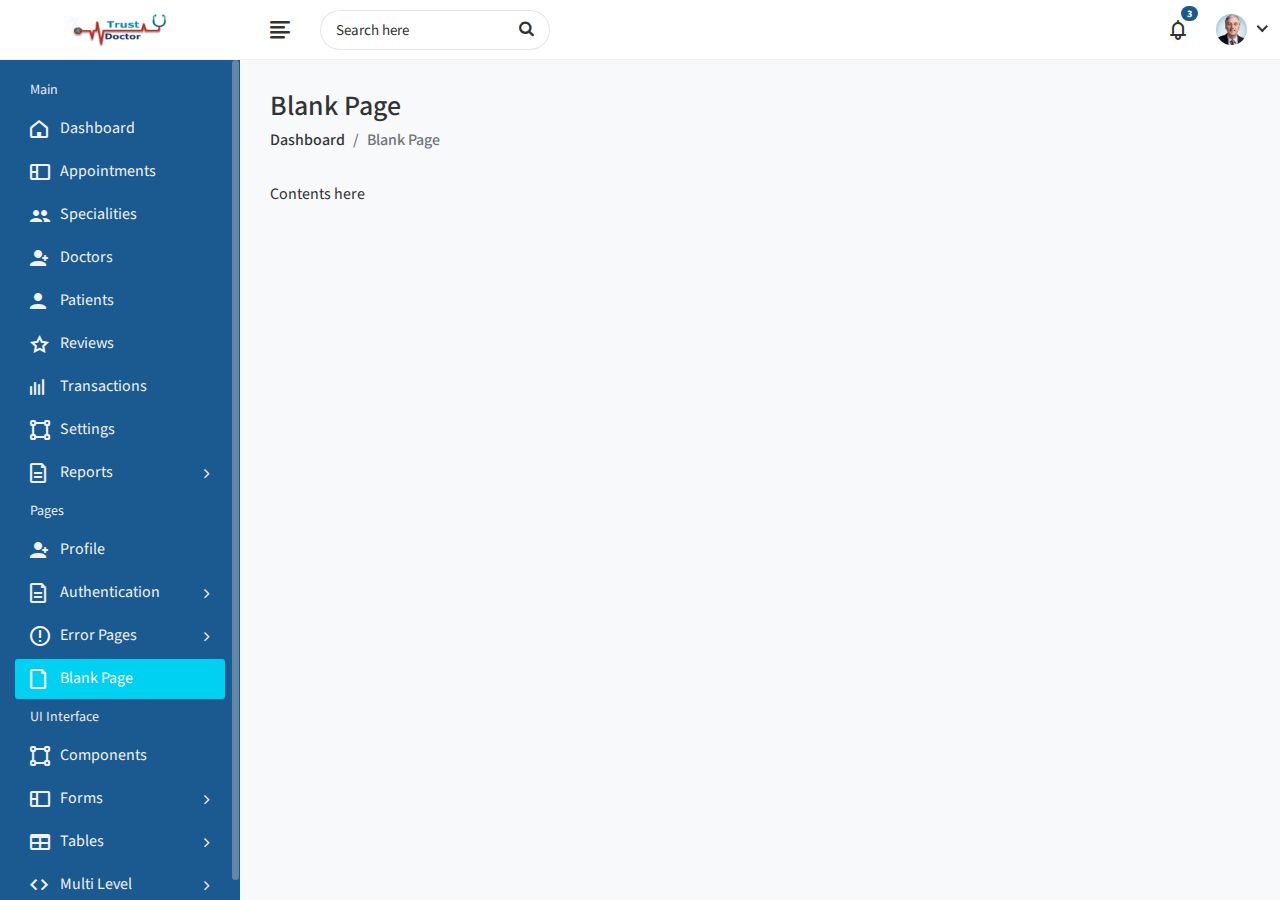
<file: admin/blank-page.html>
<!DOCTYPE html>
<html lang="en">
    
<!-- Mirrored from dreamguys.co.in/demo/doccure/admin/blank-page.html by HTTrack Website Copier/3.x [XR&CO'2014], Sat, 30 Nov 2019 04:12:53 GMT -->
<head>
        <meta charset="utf-8">
        <meta name="viewport" content="width=device-width, initial-scale=1.0, user-scalable=0">
        <title>Doccure - Blank Page</title>
		
		<!-- Favicon -->
        <link rel="shortcut icon" type="image/x-icon" href="assets/img/favicon.png">
		
		<!-- Bootstrap CSS -->
        <link rel="stylesheet" href="assets/css/bootstrap.min.css">
		
		<!-- Fontawesome CSS -->
        <link rel="stylesheet" href="assets/css/font-awesome.min.css">
		
		<!-- Feathericon CSS -->
        <link rel="stylesheet" href="assets/css/feathericon.min.css">
		
		<!-- Main CSS -->
        <link rel="stylesheet" href="assets/css/style.css">
		
		<!--[if lt IE 9]>
			<script src="assets/js/html5shiv.min.js"></script>
			<script src="assets/js/respond.min.js"></script>
		<![endif]-->
    </head>
    <body>
	
		<!-- Main Wrapper -->
        <div class="main-wrapper">
		
			<!-- Header -->
            <div class="header">
			
				<!-- Logo -->
                <div class="header-left">
                    <a href="index.html" class="logo">
						<img src="assets/img/logo.png" alt="Logo">
					</a>
					<a href="index.html" class="logo logo-small">
						<img src="assets/img/logo-small.png" alt="Logo" width="30" height="30">
					</a>
                </div>
				<!-- /Logo -->
				
				<a href="javascript:void(0);" id="toggle_btn">
					<i class="fe fe-text-align-left"></i>
				</a>
				
				<div class="top-nav-search">
					<form>
						<input type="text" class="form-control" placeholder="Search here">
						<button class="btn" type="submit"><i class="fa fa-search"></i></button>
					</form>
				</div>
				
				<!-- Mobile Menu Toggle -->
				<a class="mobile_btn" id="mobile_btn">
					<i class="fa fa-bars"></i>
				</a>
				<!-- /Mobile Menu Toggle -->
				
				<!-- Header Right Menu -->
				<ul class="nav user-menu">
					
					<!-- Notifications -->
					<li class="nav-item dropdown noti-dropdown">
						<a href="#" class="dropdown-toggle nav-link" data-toggle="dropdown">
							<i class="fe fe-bell"></i> <span class="badge badge-pill">3</span>
						</a>
						<div class="dropdown-menu notifications">
							<div class="topnav-dropdown-header">
								<span class="notification-title">Notifications</span>
								<a href="javascript:void(0)" class="clear-noti"> Clear All </a>
							</div>
							<div class="noti-content">
								<ul class="notification-list">
									<li class="notification-message">
										<a href="#">
											<div class="media">
												<span class="avatar avatar-sm">
													<img class="avatar-img rounded-circle" alt="User Image" src="assets/img/doctors/doctor-thumb-01.jpg">
												</span>
												<div class="media-body">
													<p class="noti-details"><span class="noti-title">Dr. Ruby Perrin</span> Schedule <span class="noti-title">her appointment</span></p>
													<p class="noti-time"><span class="notification-time">4 mins ago</span></p>
												</div>
											</div>
										</a>
									</li>
									<li class="notification-message">
										<a href="#">
											<div class="media">
												<span class="avatar avatar-sm">
													<img class="avatar-img rounded-circle" alt="User Image" src="assets/img/patients/patient1.jpg">
												</span>
												<div class="media-body">
													<p class="noti-details"><span class="noti-title">Charlene Reed</span> has booked her appointment to <span class="noti-title">Dr. Ruby Perrin</span></p>
													<p class="noti-time"><span class="notification-time">6 mins ago</span></p>
												</div>
											</div>
										</a>
									</li>
									<li class="notification-message">
										<a href="#">
											<div class="media">
												<span class="avatar avatar-sm">
													<img class="avatar-img rounded-circle" alt="User Image" src="assets/img/patients/patient2.jpg">
												</span>
												<div class="media-body">
												<p class="noti-details"><span class="noti-title">Travis Trimble</span> sent a amount of $210 for his <span class="noti-title">appointment</span></p>
												<p class="noti-time"><span class="notification-time">8 mins ago</span></p>
												</div>
											</div>
										</a>
									</li>
									<li class="notification-message">
										<a href="#">
											<div class="media">
												<span class="avatar avatar-sm">
													<img class="avatar-img rounded-circle" alt="User Image" src="assets/img/patients/patient3.jpg">
												</span>
												<div class="media-body">
													<p class="noti-details"><span class="noti-title">Carl Kelly</span> send a message <span class="noti-title"> to his doctor</span></p>
													<p class="noti-time"><span class="notification-time">12 mins ago</span></p>
												</div>
											</div>
										</a>
									</li>
								</ul>
							</div>
							<div class="topnav-dropdown-footer">
								<a href="#">View all Notifications</a>
							</div>
						</div>
					</li>
					<!-- /Notifications -->
					
					<!-- User Menu -->
					<li class="nav-item dropdown has-arrow">
						<a href="#" class="dropdown-toggle nav-link" data-toggle="dropdown">
							<span class="user-img"><img class="rounded-circle" src="assets/img/profiles/avatar-01.jpg" width="31" alt="Ryan Taylor"></span>
						</a>
						<div class="dropdown-menu">
							<div class="user-header">
								<div class="avatar avatar-sm">
									<img src="assets/img/profiles/avatar-01.jpg" alt="User Image" class="avatar-img rounded-circle">
								</div>
								<div class="user-text">
									<h6>Ryan Taylor</h6>
									<p class="text-muted mb-0">Administrator</p>
								</div>
							</div>
							<a class="dropdown-item" href="profile.html">My Profile</a>
							<a class="dropdown-item" href="settings.html">Settings</a>
							<a class="dropdown-item" href="login.html">Logout</a>
						</div>
					</li>
					<!-- /User Menu -->
					
				</ul>
				<!-- /Header Right Menu -->
				
            </div>
			<!-- /Header -->
			
			<!-- Sidebar -->
            <div class="sidebar" id="sidebar">
                <div class="sidebar-inner slimscroll">
					<div id="sidebar-menu" class="sidebar-menu">
						<ul>
							<li class="menu-title"> 
								<span>Main</span>
							</li>
							<li> 
								<a href="index.html"><i class="fe fe-home"></i> <span>Dashboard</span></a>
							</li>
							<li> 
								<a href="appointment-list.html"><i class="fe fe-layout"></i> <span>Appointments</span></a>
							</li>
							<li> 
								<a href="specialities.html"><i class="fe fe-users"></i> <span>Specialities</span></a>
							</li>
							<li> 
								<a href="doctor-list.html"><i class="fe fe-user-plus"></i> <span>Doctors</span></a>
							</li>
							<li> 
								<a href="patient-list.html"><i class="fe fe-user"></i> <span>Patients</span></a>
							</li>
							<li> 
								<a href="reviews.html"><i class="fe fe-star-o"></i> <span>Reviews</span></a>
							</li>
							<li> 
								<a href="transactions-list.html"><i class="fe fe-activity"></i> <span>Transactions</span></a>
							</li>
							<li> 
								<a href="settings.html"><i class="fe fe-vector"></i> <span>Settings</span></a>
							</li>
							<li class="submenu">
								<a href="#"><i class="fe fe-document"></i> <span> Reports</span> <span class="menu-arrow"></span></a>
								<ul style="display: none;">
									<li><a href="invoice-report.html">Invoice Reports</a></li>
								</ul>
							</li>
							<li class="menu-title"> 
								<span>Pages</span>
							</li>
							<li> 
								<a href="profile.html"><i class="fe fe-user-plus"></i> <span>Profile</span></a>
							</li>
							<li class="submenu">
								<a href="#"><i class="fe fe-document"></i> <span> Authentication </span> <span class="menu-arrow"></span></a>
								<ul style="display: none;">
									<li><a href="login.html"> Login </a></li>
									<li><a href="register.html"> Register </a></li>
									<li><a href="forgot-password.html"> Forgot Password </a></li>
									<li><a href="lock-screen.html"> Lock Screen </a></li>
								</ul>
							</li>
							<li class="submenu">
								<a href="#"><i class="fe fe-warning"></i> <span> Error Pages </span> <span class="menu-arrow"></span></a>
								<ul style="display: none;">
									<li><a href="error-404.html">404 Error </a></li>
									<li><a href="error-500.html">500 Error </a></li>
								</ul>
							</li>
							<li class="active"> 
								<a href="blank-page.html"><i class="fe fe-file"></i> <span>Blank Page</span></a>
							</li>
							<li class="menu-title"> 
								<span>UI Interface</span>
							</li>
							<li> 
								<a href="components.html"><i class="fe fe-vector"></i> <span>Components</span></a>
							</li>
							<li class="submenu">
								<a href="#"><i class="fe fe-layout"></i> <span> Forms </span> <span class="menu-arrow"></span></a>
								<ul style="display: none;">
									<li><a href="form-basic-inputs.html">Basic Inputs </a></li>
									<li><a href="form-input-groups.html">Input Groups </a></li>
									<li><a href="form-horizontal.html">Horizontal Form </a></li>
									<li><a href="form-vertical.html"> Vertical Form </a></li>
									<li><a href="form-mask.html"> Form Mask </a></li>
									<li><a href="form-validation.html"> Form Validation </a></li>
								</ul>
							</li>
							<li class="submenu">
								<a href="#"><i class="fe fe-table"></i> <span> Tables </span> <span class="menu-arrow"></span></a>
								<ul style="display: none;">
									<li><a href="tables-basic.html">Basic Tables </a></li>
									<li><a href="data-tables.html">Data Table </a></li>
								</ul>
							</li>
							<li class="submenu">
								<a href="javascript:void(0);"><i class="fe fe-code"></i> <span>Multi Level</span> <span class="menu-arrow"></span></a>
								<ul style="display: none;">
									<li class="submenu">
										<a href="javascript:void(0);"> <span>Level 1</span> <span class="menu-arrow"></span></a>
										<ul style="display: none;">
											<li><a href="javascript:void(0);"><span>Level 2</span></a></li>
											<li class="submenu">
												<a href="javascript:void(0);"> <span> Level 2</span> <span class="menu-arrow"></span></a>
												<ul style="display: none;">
													<li><a href="javascript:void(0);">Level 3</a></li>
													<li><a href="javascript:void(0);">Level 3</a></li>
												</ul>
											</li>
											<li><a href="javascript:void(0);"> <span>Level 2</span></a></li>
										</ul>
									</li>
									<li>
										<a href="javascript:void(0);"> <span>Level 1</span></a>
									</li>
								</ul>
							</li>
						</ul>
					</div>
                </div>
            </div>
			<!-- /Sidebar -->
			
			<!-- Page Wrapper -->
            <div class="page-wrapper">
                <div class="content container-fluid">
				
					<!-- Page Header -->
					<div class="page-header">
						<div class="row">
							<div class="col-sm-12">
								<h3 class="page-title">Blank Page</h3>
								<ul class="breadcrumb">
									<li class="breadcrumb-item"><a href="index.html">Dashboard</a></li>
									<li class="breadcrumb-item active">Blank Page</li>
								</ul>
							</div>
						</div>
					</div>
					<!-- /Page Header -->
					
					<div class="row">
						<div class="col-sm-12">
							Contents here
						</div>			
					</div>
					
				</div>			
			</div>
			<!-- /Page Wrapper -->
		
        </div>
		<!-- /Main Wrapper -->
		
		<!-- jQuery -->
        <script src="assets/js/jquery-3.2.1.min.js"></script>
		
		<!-- Bootstrap Core JS -->
        <script src="assets/js/popper.min.js"></script>
        <script src="assets/js/bootstrap.min.js"></script>
		
		<!-- Slimscroll JS -->
        <script src="assets/plugins/slimscroll/jquery.slimscroll.min.js"></script>
		
		<!-- Custom JS -->
		<script  src="assets/js/script.js"></script>
		
    </body>

<!-- Mirrored from dreamguys.co.in/demo/doccure/admin/blank-page.html by HTTrack Website Copier/3.x [XR&CO'2014], Sat, 30 Nov 2019 04:12:53 GMT -->
</html>
</file>
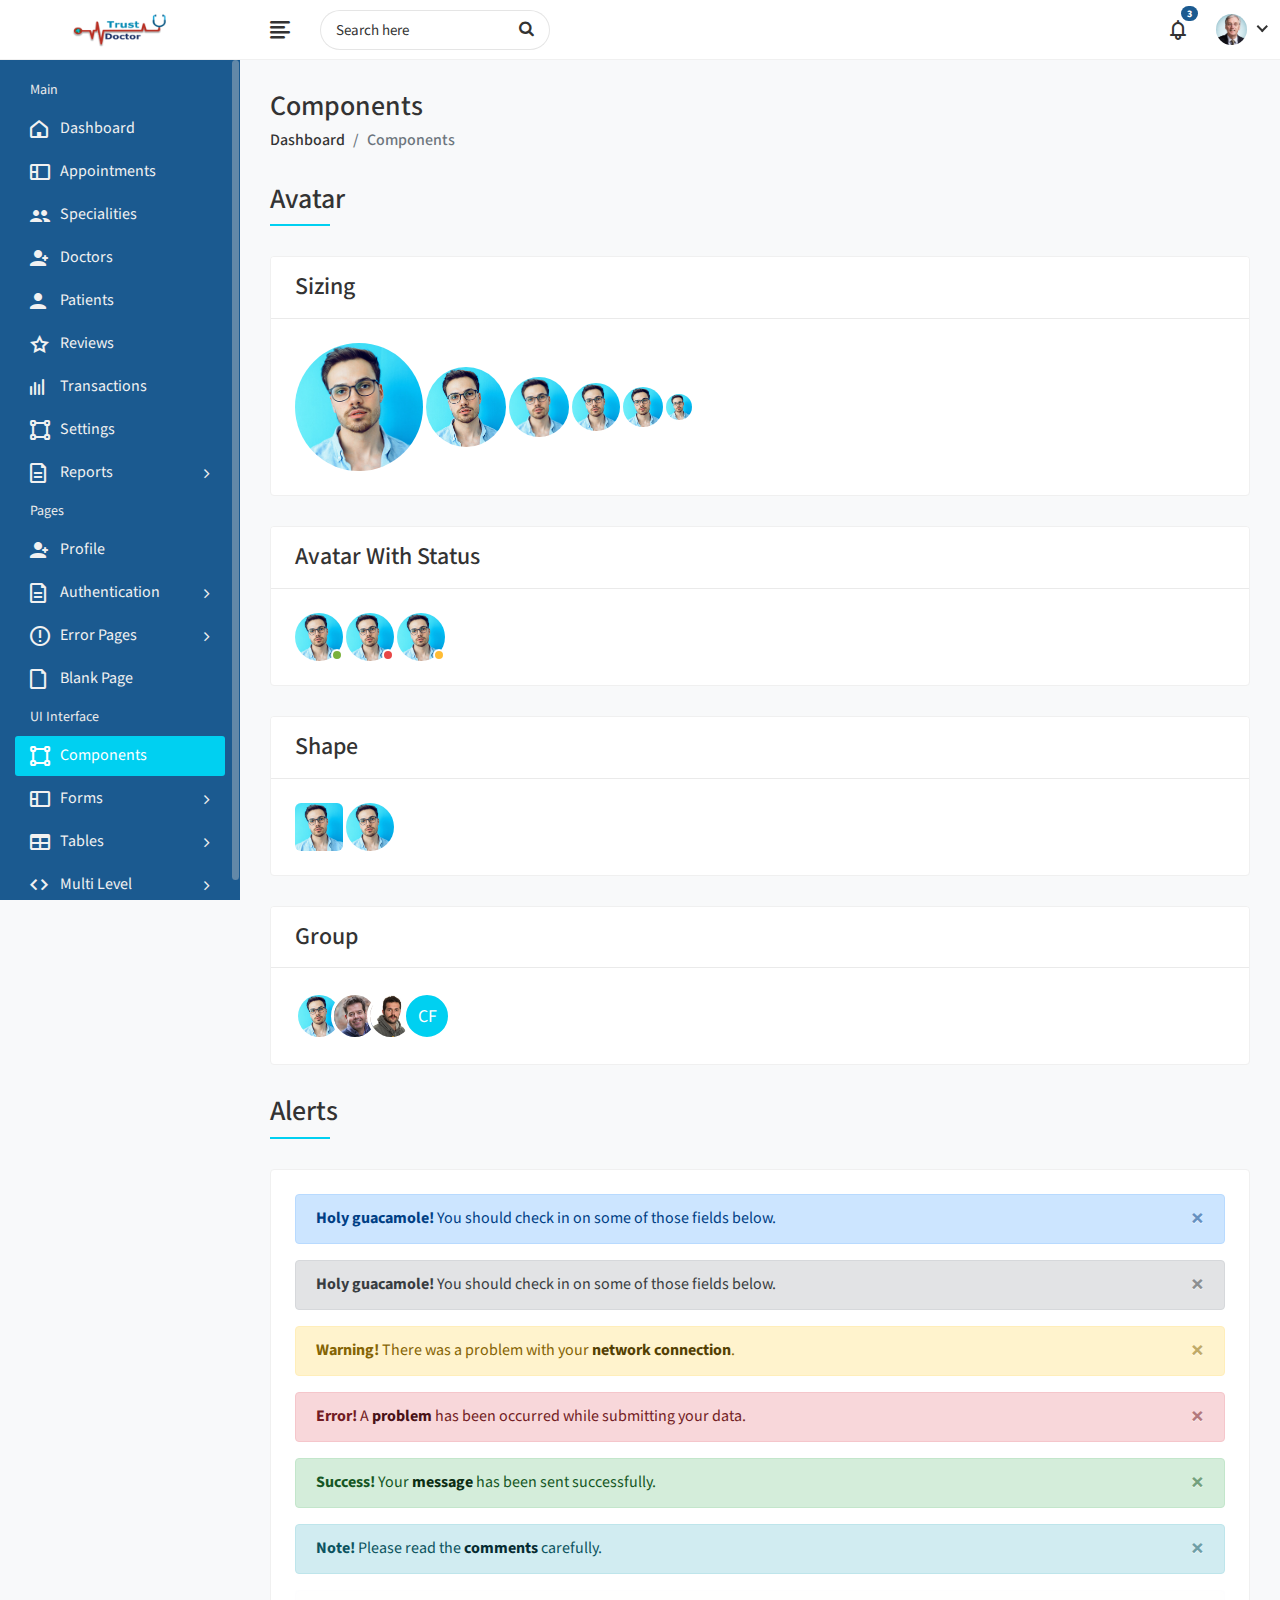
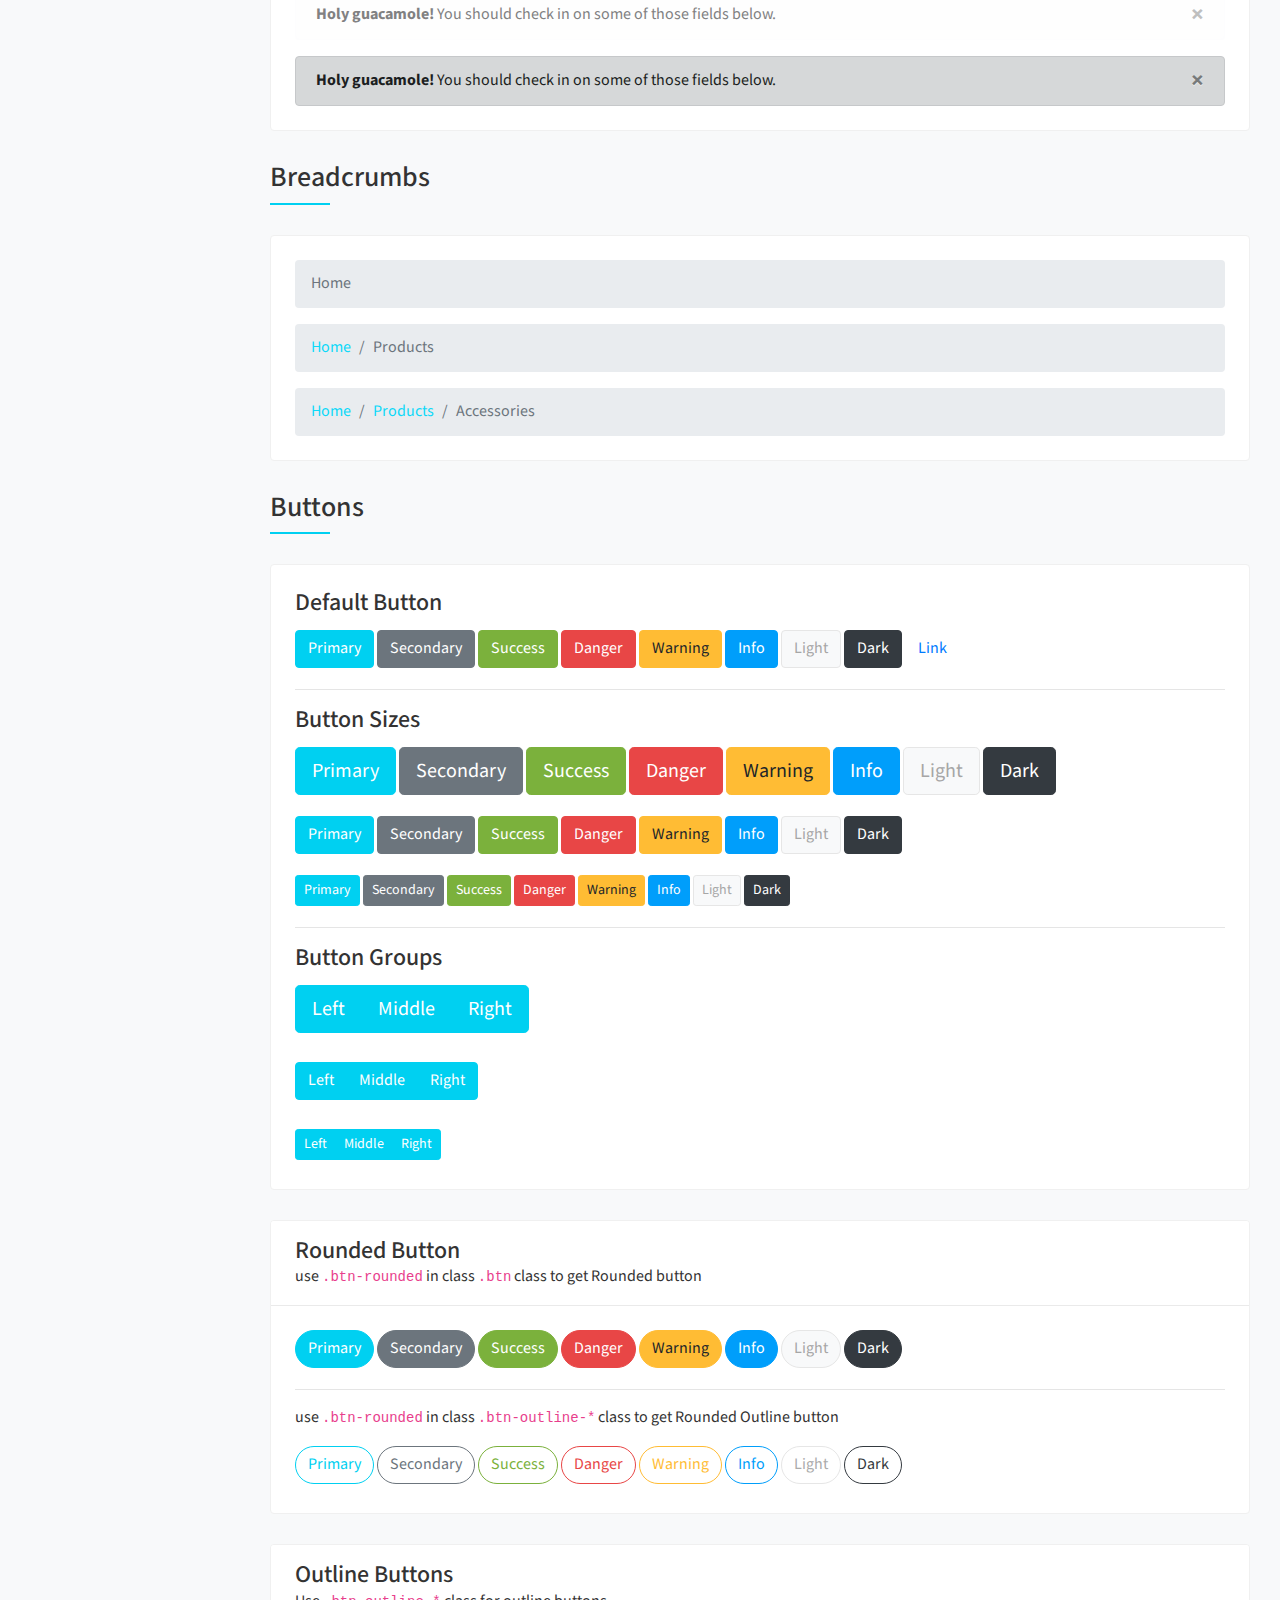
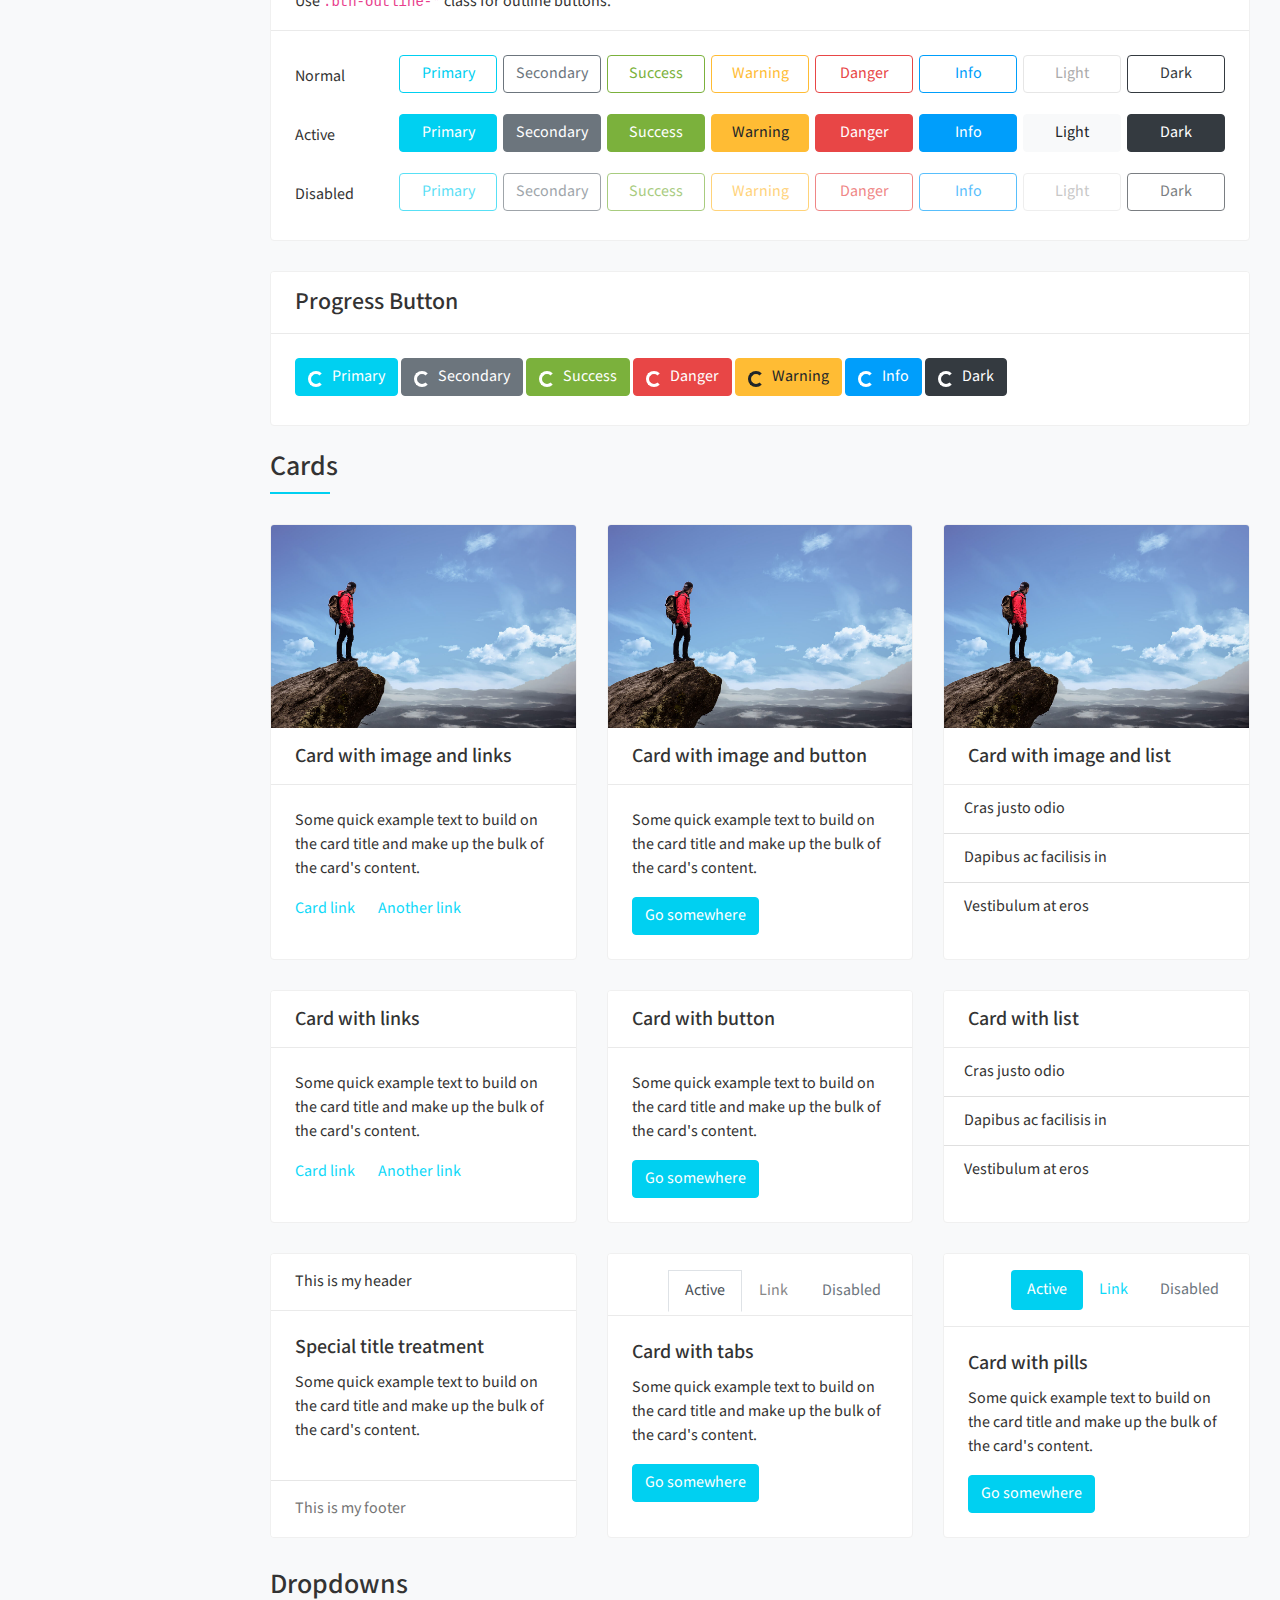
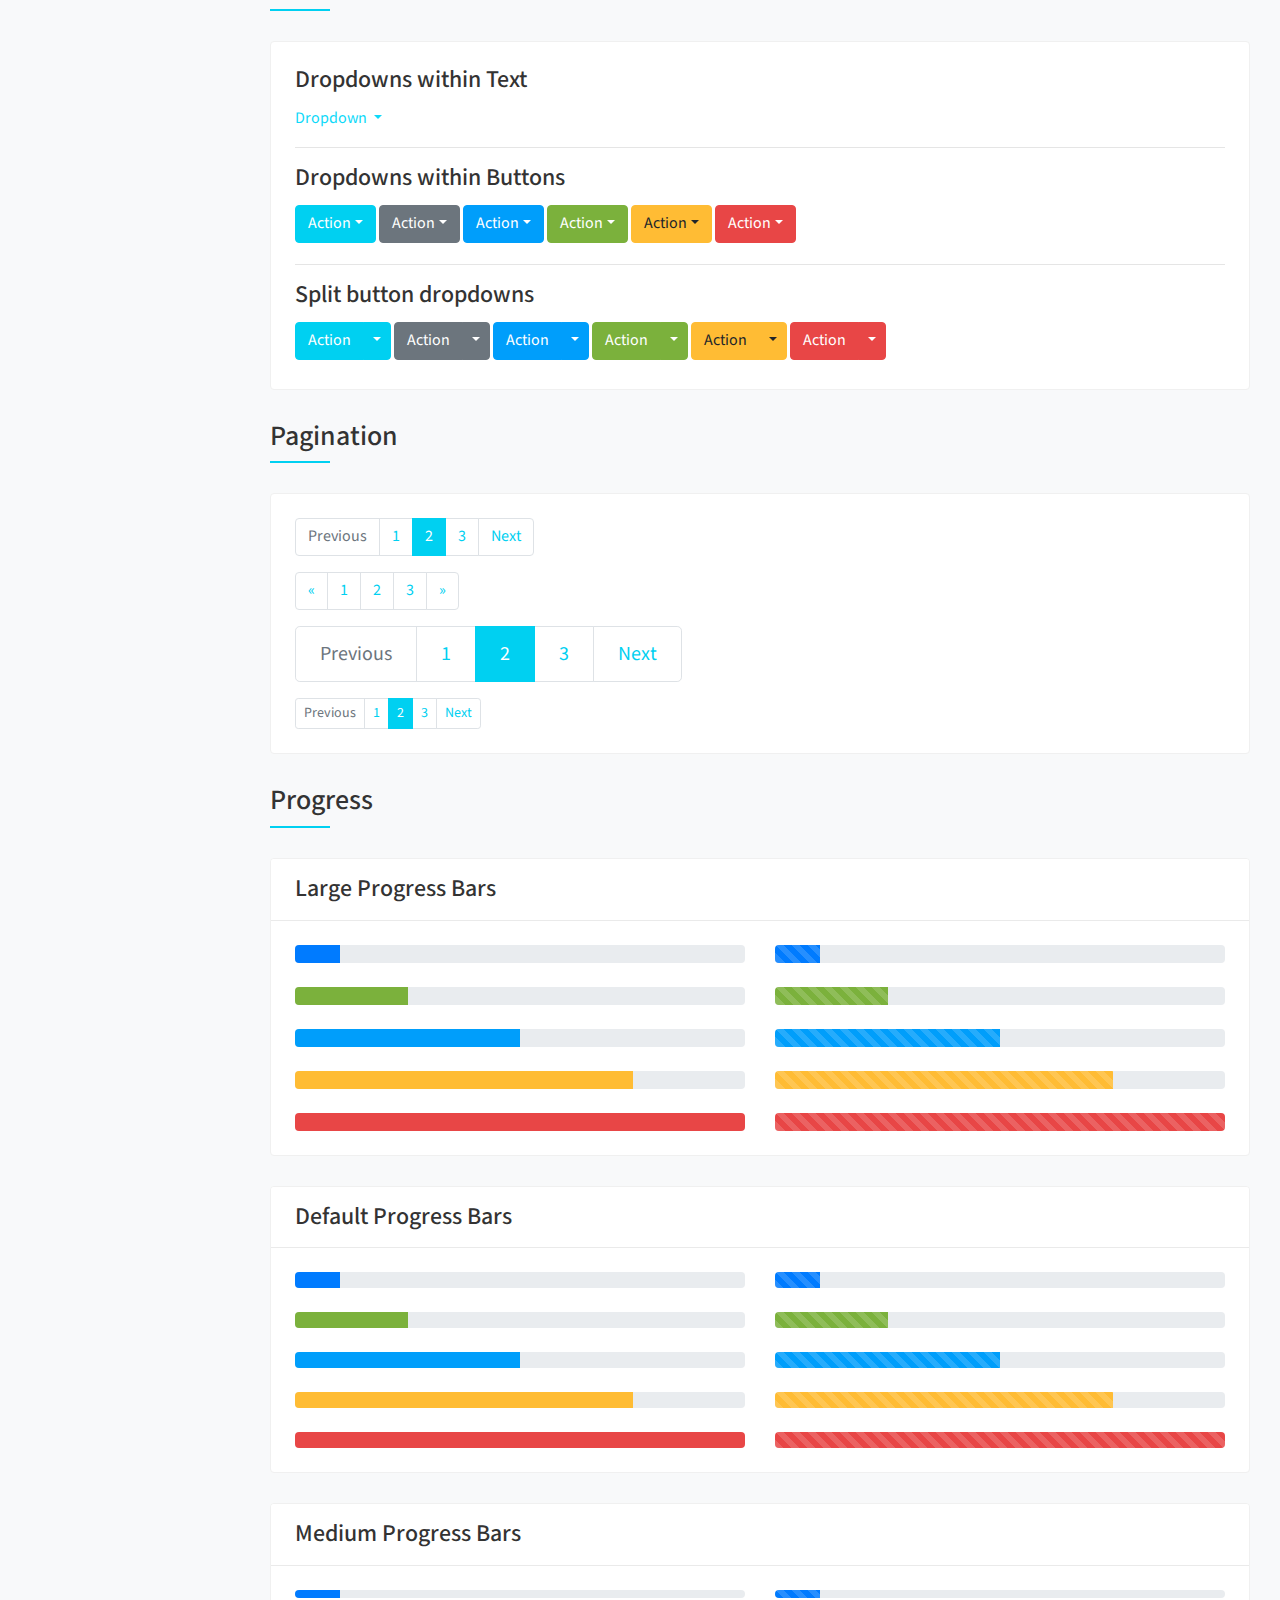
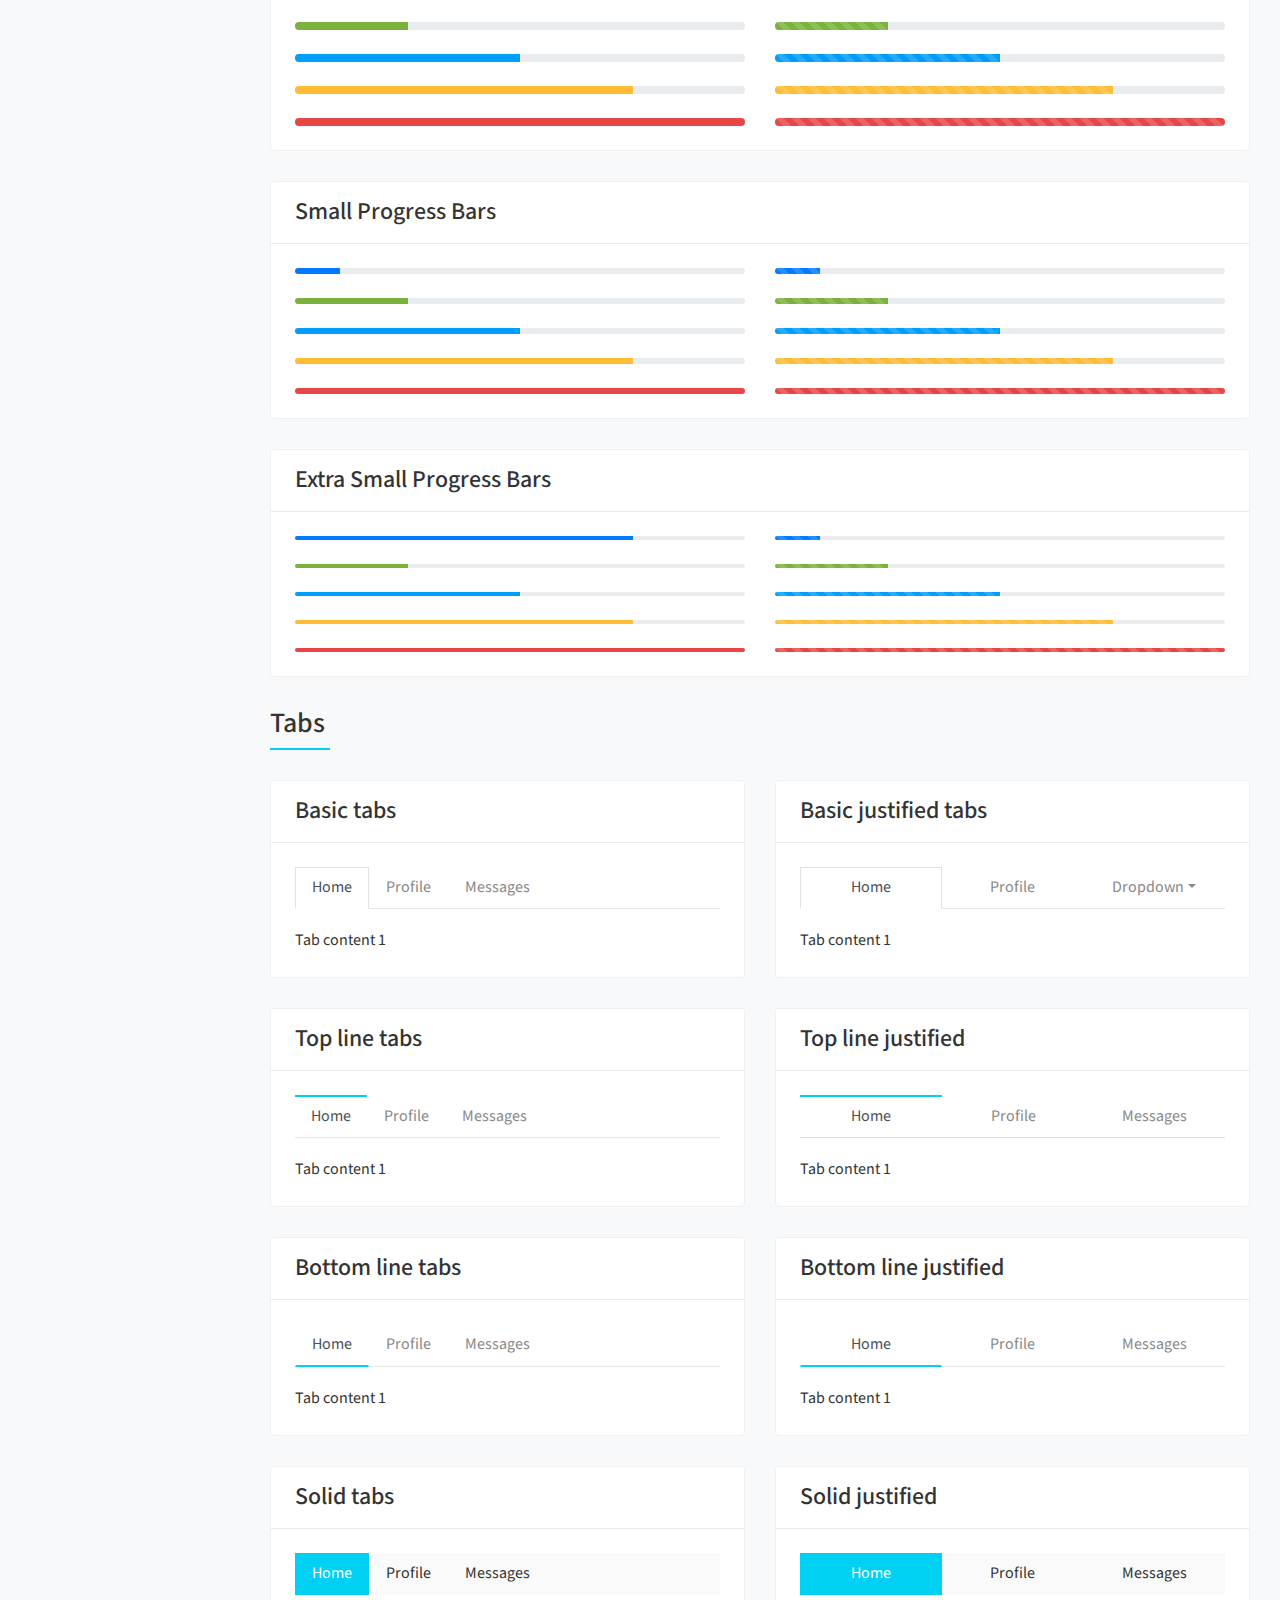
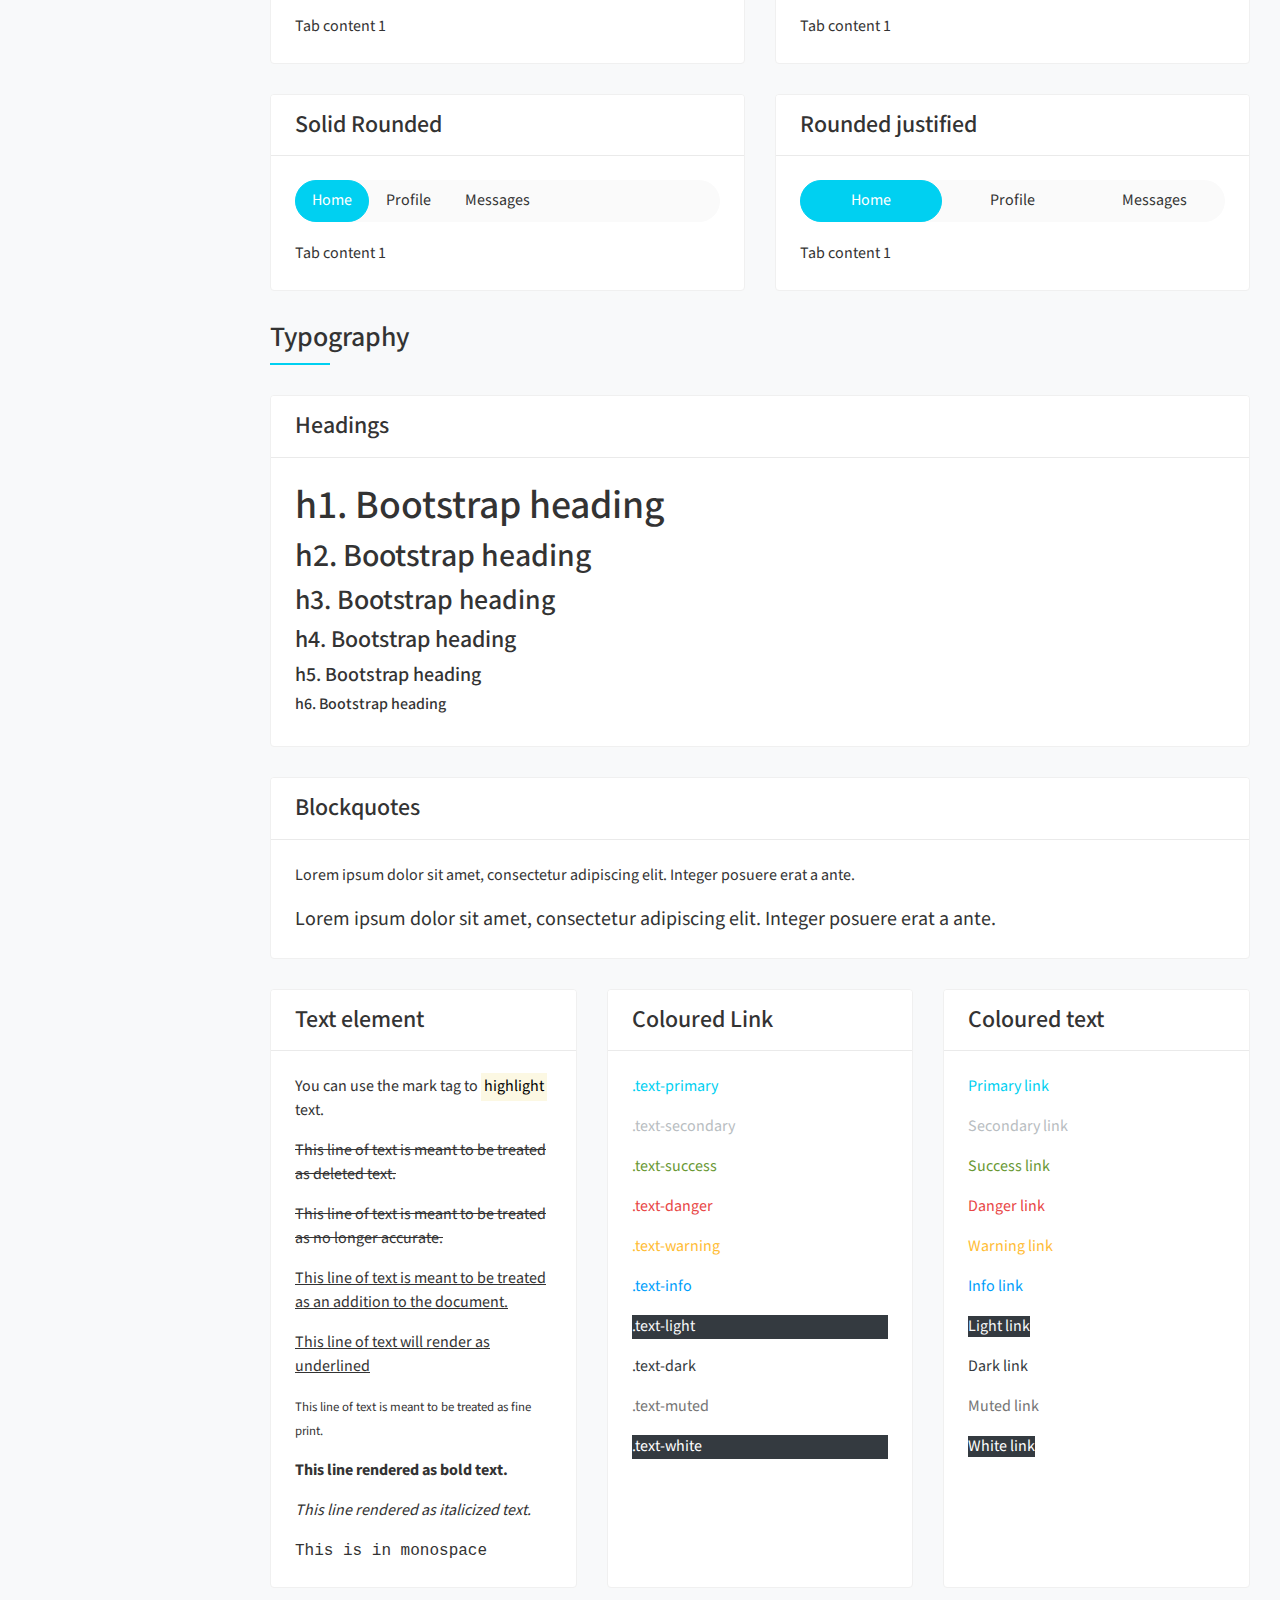
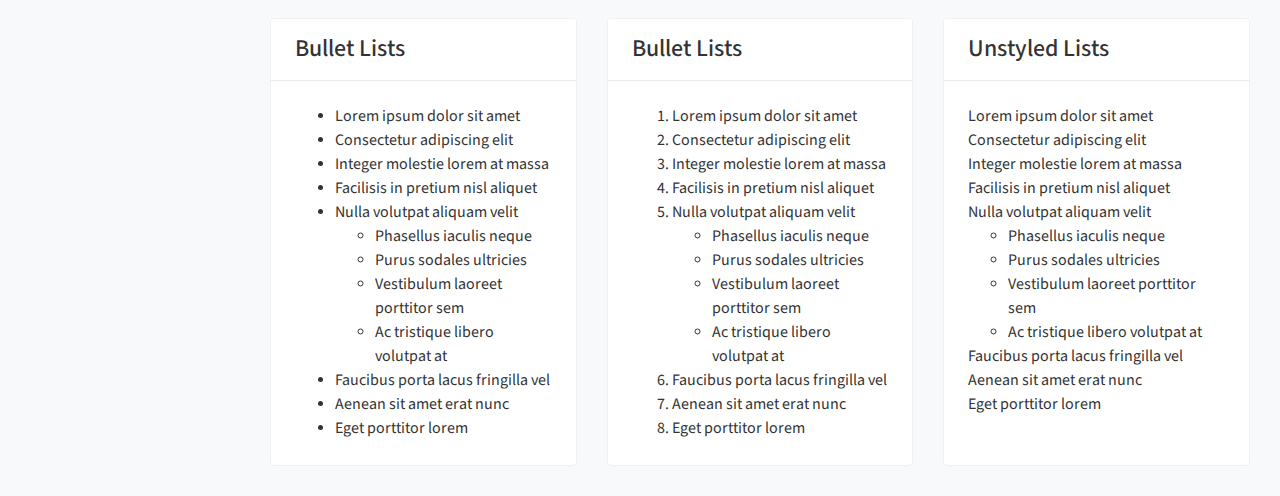
<file: admin/components.html>
<!DOCTYPE html>
<html lang="en">
    
<!-- Mirrored from dreamguys.co.in/demo/doccure/admin/components.html by HTTrack Website Copier/3.x [XR&CO'2014], Sat, 30 Nov 2019 04:12:53 GMT -->
<head>
        <meta charset="utf-8">
        <meta name="viewport" content="width=device-width, initial-scale=1.0, user-scalable=0">
        <title>Doccure - Components</title>
		
		<!-- Favicon -->
        <link rel="shortcut icon" type="image/x-icon" href="assets/img/favicon.png">
		
		<!-- Bootstrap CSS -->
        <link rel="stylesheet" href="assets/css/bootstrap.min.css">
		
		<!-- Fontawesome CSS -->
        <link rel="stylesheet" href="assets/css/font-awesome.min.css">
		
		<!-- Feathericon CSS -->
        <link rel="stylesheet" href="assets/css/feathericon.min.css">
		
		<!-- Main CSS -->
        <link rel="stylesheet" href="assets/css/style.css">
		
		<!--[if lt IE 9]>
			<script src="assets/js/html5shiv.min.js"></script>
			<script src="assets/js/respond.min.js"></script>
		<![endif]-->
    </head>
    <body>
	
		<!-- Main Wrapper -->
        <div class="main-wrapper">
		
			<!-- Header -->
            <div class="header">
			
				<!-- Logo -->
                <div class="header-left">
                    <a href="index.html" class="logo">
						<img src="assets/img/logo.png" alt="Logo">
					</a>
					<a href="index.html" class="logo logo-small">
						<img src="assets/img/logo-small.png" alt="Logo" width="30" height="30">
					</a>
                </div>
				<!-- /Logo -->
				
				<a href="javascript:void(0);" id="toggle_btn">
					<i class="fe fe-text-align-left"></i>
				</a>
				
				<div class="top-nav-search">
					<form>
						<input type="text" class="form-control" placeholder="Search here">
						<button class="btn" type="submit"><i class="fa fa-search"></i></button>
					</form>
				</div>
				
				<!-- Mobile Menu Toggle -->
				<a class="mobile_btn" id="mobile_btn">
					<i class="fa fa-bars"></i>
				</a>
				<!-- /Mobile Menu Toggle -->
				
				<!-- Header Right Menu -->
				<ul class="nav user-menu">

					<!-- Notifications -->
					<li class="nav-item dropdown noti-dropdown">
						<a href="#" class="dropdown-toggle nav-link" data-toggle="dropdown">
							<i class="fe fe-bell"></i> <span class="badge badge-pill">3</span>
						</a>
						<div class="dropdown-menu notifications">
							<div class="topnav-dropdown-header">
								<span class="notification-title">Notifications</span>
								<a href="javascript:void(0)" class="clear-noti"> Clear All </a>
							</div>
							<div class="noti-content">
								<ul class="notification-list">
									<li class="notification-message">
										<a href="#">
											<div class="media">
												<span class="avatar avatar-sm">
													<img class="avatar-img rounded-circle" alt="User Image" src="assets/img/doctors/doctor-thumb-01.jpg">
												</span>
												<div class="media-body">
													<p class="noti-details"><span class="noti-title">Dr. Ruby Perrin</span> Schedule <span class="noti-title">her appointment</span></p>
													<p class="noti-time"><span class="notification-time">4 mins ago</span></p>
												</div>
											</div>
										</a>
									</li>
									<li class="notification-message">
										<a href="#">
											<div class="media">
												<span class="avatar avatar-sm">
													<img class="avatar-img rounded-circle" alt="User Image" src="assets/img/patients/patient1.jpg">
												</span>
												<div class="media-body">
													<p class="noti-details"><span class="noti-title">Charlene Reed</span> has booked her appointment to <span class="noti-title">Dr. Ruby Perrin</span></p>
													<p class="noti-time"><span class="notification-time">6 mins ago</span></p>
												</div>
											</div>
										</a>
									</li>
									<li class="notification-message">
										<a href="#">
											<div class="media">
												<span class="avatar avatar-sm">
													<img class="avatar-img rounded-circle" alt="User Image" src="assets/img/patients/patient2.jpg">
												</span>
												<div class="media-body">
												<p class="noti-details"><span class="noti-title">Travis Trimble</span> sent a amount of $210 for his <span class="noti-title">appointment</span></p>
												<p class="noti-time"><span class="notification-time">8 mins ago</span></p>
												</div>
											</div>
										</a>
									</li>
									<li class="notification-message">
										<a href="#">
											<div class="media">
												<span class="avatar avatar-sm">
													<img class="avatar-img rounded-circle" alt="User Image" src="assets/img/patients/patient3.jpg">
												</span>
												<div class="media-body">
													<p class="noti-details"><span class="noti-title">Carl Kelly</span> send a message <span class="noti-title"> to his doctor</span></p>
													<p class="noti-time"><span class="notification-time">12 mins ago</span></p>
												</div>
											</div>
										</a>
									</li>
								</ul>
							</div>
							<div class="topnav-dropdown-footer">
								<a href="#">View all Notifications</a>
							</div>
						</div>
					</li>
					<!-- /Notifications -->
					
					<!-- User Menu -->
					<li class="nav-item dropdown has-arrow">
						<a href="#" class="dropdown-toggle nav-link" data-toggle="dropdown">
							<span class="user-img"><img class="rounded-circle" src="assets/img/profiles/avatar-01.jpg" width="31" alt="Ryan Taylor"></span>
						</a>
						<div class="dropdown-menu">
							<div class="user-header">
								<div class="avatar avatar-sm">
									<img src="assets/img/profiles/avatar-01.jpg" alt="User Image" class="avatar-img rounded-circle">
								</div>
								<div class="user-text">
									<h6>Ryan Taylor</h6>
									<p class="text-muted mb-0">Administrator</p>
								</div>
							</div>
							<a class="dropdown-item" href="profile.html">My Profile</a>
							<a class="dropdown-item" href="settings.html">Settings</a>
							<a class="dropdown-item" href="login.html">Logout</a>
						</div>
					</li>
					<!-- /User Menu -->
					
				</ul>
				<!-- /Header Right Menu -->
				
            </div>
			<!-- /Header -->
			
			<!-- Sidebar -->
            <div class="sidebar" id="sidebar">
                <div class="sidebar-inner slimscroll">
					<div id="sidebar-menu" class="sidebar-menu">
						<ul>
							<li class="menu-title"> 
								<span>Main</span>
							</li>
							<li> 
								<a href="index.html"><i class="fe fe-home"></i> <span>Dashboard</span></a>
							</li>
							<li> 
								<a href="appointment-list.html"><i class="fe fe-layout"></i> <span>Appointments</span></a>
							</li>
							<li> 
								<a href="specialities.html"><i class="fe fe-users"></i> <span>Specialities</span></a>
							</li>
							<li> 
								<a href="doctor-list.html"><i class="fe fe-user-plus"></i> <span>Doctors</span></a>
							</li>
							<li> 
								<a href="patient-list.html"><i class="fe fe-user"></i> <span>Patients</span></a>
							</li>
							<li> 
								<a href="reviews.html"><i class="fe fe-star-o"></i> <span>Reviews</span></a>
							</li>
							<li> 
								<a href="transactions-list.html"><i class="fe fe-activity"></i> <span>Transactions</span></a>
							</li>
							<li> 
								<a href="settings.html"><i class="fe fe-vector"></i> <span>Settings</span></a>
							</li>
							<li class="submenu">
								<a href="#"><i class="fe fe-document"></i> <span> Reports</span> <span class="menu-arrow"></span></a>
								<ul style="display: none;">
									<li><a href="invoice-report.html">Invoice Reports</a></li>
								</ul>
							</li>
							<li class="menu-title"> 
								<span>Pages</span>
							</li>
							<li> 
								<a href="profile.html"><i class="fe fe-user-plus"></i> <span>Profile</span></a>
							</li>
							<li class="submenu">
								<a href="#"><i class="fe fe-document"></i> <span> Authentication </span> <span class="menu-arrow"></span></a>
								<ul style="display: none;">
									<li><a href="login.html"> Login </a></li>
									<li><a href="register.html"> Register </a></li>
									<li><a href="forgot-password.html"> Forgot Password </a></li>
									<li><a href="lock-screen.html"> Lock Screen </a></li>
								</ul>
							</li>
							<li class="submenu">
								<a href="#"><i class="fe fe-warning"></i> <span> Error Pages </span> <span class="menu-arrow"></span></a>
								<ul style="display: none;">
									<li><a href="error-404.html">404 Error </a></li>
									<li><a href="error-500.html">500 Error </a></li>
								</ul>
							</li>
							<li> 
								<a href="blank-page.html"><i class="fe fe-file"></i> <span>Blank Page</span></a>
							</li>
							<li class="menu-title"> 
								<span>UI Interface</span>
							</li>
							<li class="active"> 
								<a href="components.html"><i class="fe fe-vector"></i> <span>Components</span></a>
							</li>
							<li class="submenu">
								<a href="#"><i class="fe fe-layout"></i> <span> Forms </span> <span class="menu-arrow"></span></a>
								<ul style="display: none;">
									<li><a href="form-basic-inputs.html">Basic Inputs </a></li>
									<li><a href="form-input-groups.html">Input Groups </a></li>
									<li><a href="form-horizontal.html">Horizontal Form </a></li>
									<li><a href="form-vertical.html"> Vertical Form </a></li>
									<li><a href="form-mask.html"> Form Mask </a></li>
									<li><a href="form-validation.html"> Form Validation </a></li>
								</ul>
							</li>
							<li class="submenu">
								<a href="#"><i class="fe fe-table"></i> <span> Tables </span> <span class="menu-arrow"></span></a>
								<ul style="display: none;">
									<li><a href="tables-basic.html">Basic Tables </a></li>
									<li><a href="data-tables.html">Data Table </a></li>
								</ul>
							</li>
							<li class="submenu">
								<a href="javascript:void(0);"><i class="fe fe-code"></i> <span>Multi Level</span> <span class="menu-arrow"></span></a>
								<ul style="display: none;">
									<li class="submenu">
										<a href="javascript:void(0);"> <span>Level 1</span> <span class="menu-arrow"></span></a>
										<ul style="display: none;">
											<li><a href="javascript:void(0);"><span>Level 2</span></a></li>
											<li class="submenu">
												<a href="javascript:void(0);"> <span> Level 2</span> <span class="menu-arrow"></span></a>
												<ul style="display: none;">
													<li><a href="javascript:void(0);">Level 3</a></li>
													<li><a href="javascript:void(0);">Level 3</a></li>
												</ul>
											</li>
											<li><a href="javascript:void(0);"> <span>Level 2</span></a></li>
										</ul>
									</li>
									<li>
										<a href="javascript:void(0);"> <span>Level 1</span></a>
									</li>
								</ul>
							</li>
						</ul>
					</div>
                </div>
            </div>
			<!-- /Sidebar -->
			
			<!-- Page Wrapper -->
            <div class="page-wrapper">
                <div class="content container-fluid">
				
					<!-- Page Header -->
					<div class="page-header">
						<div class="row">
							<div class="col">
								<h3 class="page-title">Components</h3>
								<ul class="breadcrumb">
									<li class="breadcrumb-item"><a href="index.html">Dashboard</a></li>
									<li class="breadcrumb-item active">Components</li>
								</ul>
							</div>
						</div>
					</div>
					<!-- /Page Header -->
					
					<div class="comp-sec-wrapper">
					
						<!-- Avatar -->
						<section class="comp-section">
							<div class="section-header">
                                <h3 class="section-title">Avatar</h3>
                                <div class="line"></div>
                            </div>
							<div class="row">
								<div class="col-md-12">
									<div class="card">
										<div class="card-header">
											<h4 class="card-title">Sizing</h4>
										</div>
										<div class="card-body">
											<div class="avatar avatar-xxl">
												<img class="avatar-img rounded-circle" alt="User Image" src="assets/img/profiles/avatar-02.jpg">
											</div>
											<div class="avatar avatar-xl">
												<img class="avatar-img rounded-circle" alt="User Image" src="assets/img/profiles/avatar-02.jpg">
											</div>
											<div class="avatar avatar-lg">
												<img class="avatar-img rounded-circle" alt="User Image" src="assets/img/profiles/avatar-02.jpg">
											</div>
											<div class="avatar">
												<img class="avatar-img rounded-circle" alt="User Image" src="assets/img/profiles/avatar-02.jpg">
											</div>
											<div class="avatar avatar-sm">
												<img class="avatar-img rounded-circle" alt="User Image" src="assets/img/profiles/avatar-02.jpg">
											</div>
											<div class="avatar avatar-xs">
												<img class="avatar-img rounded-circle" alt="User Image" src="assets/img/profiles/avatar-02.jpg">
											</div>
										</div>
									</div>
								</div>
								<div class="col-md-12">
									<div class="card">
										<div class="card-header">
											<h4 class="card-title">Avatar With Status</h4>
										</div>
										<div class="card-body">
											<div class="avatar avatar-online">
												<img class="avatar-img rounded-circle" alt="User Image" src="assets/img/profiles/avatar-02.jpg">
											</div>
											<div class="avatar avatar-offline">
												<img class="avatar-img rounded-circle" alt="User Image" src="assets/img/profiles/avatar-02.jpg">
											</div>
											<div class="avatar avatar-away">
												<img class="avatar-img rounded-circle" alt="User Image" src="assets/img/profiles/avatar-02.jpg">
											</div>
										</div>
									</div>
								</div>
								<div class="col-md-12">
									<div class="card">
										<div class="card-header">
											<h4 class="card-title">Shape</h4>
										</div>
										<div class="card-body">
											<div class="avatar">
												<img class="avatar-img rounded" alt="User Image" src="assets/img/profiles/avatar-02.jpg">
											</div>
											<div class="avatar">
												<img class="avatar-img rounded-circle" alt="User Image" src="assets/img/profiles/avatar-02.jpg">
											</div>
										</div>
									</div>
								</div>
								<div class="col-md-12">
									<div class="card">
										<div class="card-header">
											<h4 class="card-title">Group</h4>
										</div>
										<div class="card-body">
											<div class="avatar-group">
												<div class="avatar">
													<img class="avatar-img rounded-circle border border-white" alt="User Image" src="assets/img/profiles/avatar-02.jpg">
												</div>
												<div class="avatar">
													<img class="avatar-img rounded-circle border border-white" alt="User Image" src="assets/img/profiles/avatar-03.jpg">
												</div>
												<div class="avatar">
													<img class="avatar-img rounded-circle border border-white" alt="User Image" src="assets/img/profiles/avatar-04.jpg">
												</div>
												<div class="avatar">
													<span class="avatar-title rounded-circle border border-white">CF</span>
												</div>
											</div>
										</div>
									</div>
								</div>
							</div>
						</section>
						<!-- /Avatar -->
						
						<!-- Alerts -->
						<section class="comp-section">
							<div class="section-header">
                                <h3 class="section-title">Alerts</h3>
                                <div class="line"></div>
                            </div>
							<div class="card">
								<div class="card-body">
									<div class="alert alert-primary alert-dismissible fade show" role="alert">
										<strong>Holy guacamole!</strong> You should check in on some of those fields below.
										<button type="button" class="close" data-dismiss="alert" aria-label="Close">
											<span aria-hidden="true">&times;</span>
										</button>
									</div>
									<div class="alert alert-secondary alert-dismissible fade show" role="alert">
										<strong>Holy guacamole!</strong> You should check in on some of those fields below.
										<button type="button" class="close" data-dismiss="alert" aria-label="Close">
											<span aria-hidden="true">&times;</span>
										</button>
									</div>
									<div class="alert alert-warning alert-dismissible fade show" role="alert">
										<strong>Warning!</strong> There was a problem with your <a href="#" class="alert-link">network connection</a>.
										<button type="button" class="close" data-dismiss="alert" aria-label="Close">
											<span aria-hidden="true">&times;</span>
										</button>
									</div>
									<div class="alert alert-danger alert-dismissible fade show" role="alert">
										<strong>Error!</strong> A <a href="#" class="alert-link">problem</a> has been occurred while submitting your data.
										<button type="button" class="close" data-dismiss="alert" aria-label="Close">
											<span aria-hidden="true">&times;</span>
										</button>
									</div>
									<div class="alert alert-success alert-dismissible fade show" role="alert">
										<strong>Success!</strong> Your <a href="#" class="alert-link">message</a> has been sent successfully.
										<button type="button" class="close" data-dismiss="alert" aria-label="Close">
											<span aria-hidden="true">&times;</span>
										</button>
									</div>
									<div class="alert alert-info alert-dismissible fade show" role="alert">
										<strong>Note!</strong> Please read the <a href="#" class="alert-link">comments</a> carefully.
										<button type="button" class="close" data-dismiss="alert" aria-label="Close">
											<span aria-hidden="true">&times;</span>
										</button>
									</div>
									<div class="alert alert-light alert-dismissible fade show" role="alert">
										<strong>Holy guacamole!</strong> You should check in on some of those fields below.
										<button type="button" class="close" data-dismiss="alert" aria-label="Close">
											<span aria-hidden="true">&times;</span>
										</button>
									</div>
									<div class="alert alert-dark alert-dismissible fade show mb-0" role="alert">
										<strong>Holy guacamole!</strong> You should check in on some of those fields below.
										<button type="button" class="close" data-dismiss="alert" aria-label="Close">
											<span aria-hidden="true">&times;</span>
										</button>
									</div>
								</div>
							</div>
						</section>
						<!-- /Alerts -->
						
						<!-- Breadcrumbs -->
						<section class="comp-section">
							<div class="section-header">
                                <h3 class="section-title">Breadcrumbs</h3>
                                <div class="line"></div>
                            </div>
							<div class="card">
								<div class="card-body">
									<nav aria-label="breadcrumb">
										<ol class="breadcrumb">
											<li class="breadcrumb-item active" aria-current="page">Home</li>
										</ol>
									</nav>
									<nav aria-label="breadcrumb">
										<ol class="breadcrumb">
											<li class="breadcrumb-item"><a href="#">Home</a></li>
											<li class="breadcrumb-item active" aria-current="page">Products</li>
										</ol>
									</nav>
									<nav aria-label="breadcrumb">
										<ol class="breadcrumb mb-0">
											<li class="breadcrumb-item"><a href="#">Home</a></li>
											<li class="breadcrumb-item"><a href="#">Products</a></li>
											<li class="breadcrumb-item active" aria-current="page">Accessories</li>
										</ol>
									</nav>
								</div>
							</div>
						</section>
						<!-- /Breadcrumbs -->
						
						<!-- Buttons -->
						<section class="comp-section comp-buttons">
							<div class="section-header">
                                <h3 class="section-title">Buttons</h3>
                                <div class="line"></div>
                            </div>
							<div class="card">
								<div class="card-body">
									<h4 class="card-title">Default Button</h4>
									<button type="button" class="btn btn-primary">Primary</button>
									<button type="button" class="btn btn-secondary">Secondary</button>
									<button type="button" class="btn btn-success">Success</button>
									<button type="button" class="btn btn-danger">Danger</button>
									<button type="button" class="btn btn-warning">Warning</button>
									<button type="button" class="btn btn-info">Info</button>
									<button type="button" class="btn btn-light">Light</button>
									<button type="button" class="btn btn-dark">Dark</button>
									<button type="button" class="btn btn-link">Link</button>
									<hr>
									<h4 class="card-title">Button Sizes</h4>
									<p>
										<button type="button" class="btn btn-primary btn-lg">Primary</button>
										<button type="button" class="btn btn-secondary btn-lg">Secondary</button>
										<button type="button" class="btn btn-success btn-lg">Success</button>
										<button type="button" class="btn btn-danger btn-lg">Danger</button>
										<button type="button" class="btn btn-warning btn-lg">Warning</button>
										<button type="button" class="btn btn-info btn-lg">Info</button>
										<button type="button" class="btn btn-light btn-lg">Light</button>
										<button type="button" class="btn btn-dark btn-lg">Dark</button>
									</p>
									<p>
										<button type="button" class="btn btn-primary">Primary</button>
										<button type="button" class="btn btn-secondary">Secondary</button>
										<button type="button" class="btn btn-success">Success</button>
										<button type="button" class="btn btn-danger">Danger</button>
										<button type="button" class="btn btn-warning">Warning</button>
										<button type="button" class="btn btn-info">Info</button>
										<button type="button" class="btn btn-light">Light</button>
										<button type="button" class="btn btn-dark">Dark</button>
									</p>
									<p>
										<button type="button" class="btn btn-primary btn-sm">Primary</button>
										<button type="button" class="btn btn-secondary btn-sm">Secondary</button>
										<button type="button" class="btn btn-success btn-sm">Success</button>
										<button type="button" class="btn btn-danger btn-sm">Danger</button>
										<button type="button" class="btn btn-warning btn-sm">Warning</button>
										<button type="button" class="btn btn-info btn-sm">Info</button>
										<button type="button" class="btn btn-light btn-sm">Light</button>
										<button type="button" class="btn btn-dark btn-sm">Dark</button>
									</p>
									<hr>
									<h4 class="card-title">Button Groups</h4>
									<div class="btn-toolbar">
										<div class="btn-group btn-group-lg">
											<button type="button" class="btn btn-primary">Left</button>
											<button type="button" class="btn btn-primary">Middle</button>
											<button type="button" class="btn btn-primary">Right</button>
										</div>
									</div>
									<br>
									<div class="btn-toolbar">
										<div class="btn-group">
											<button type="button" class="btn btn-primary">Left</button>
											<button type="button" class="btn btn-primary">Middle</button>
											<button type="button" class="btn btn-primary">Right</button>
										</div>
									</div>
									<br>
									<div class="btn-toolbar">
										<div class="btn-group btn-group-sm">
											<button type="button" class="btn btn-primary">Left</button>
											<button type="button" class="btn btn-primary">Middle</button>
											<button type="button" class="btn btn-primary">Right</button>
										</div>
									</div>
								</div>
							</div>
							
							<!-- Rounded Button -->
							<div class="card">
								<div class="card-header">
									<h4 class="card-title">Rounded Button</h4>
									<p class="card-text">use <code>.btn-rounded</code> in class <code>.btn</code> class to get Rounded button</p>
								</div>
								<div class="card-body">
									<button type="button" class="btn btn-rounded btn-primary">Primary</button>
									<button type="button" class="btn btn-rounded btn-secondary">Secondary</button>
									<button type="button" class="btn btn-rounded btn-success">Success</button>
									<button type="button" class="btn btn-rounded btn-danger">Danger</button>
									<button type="button" class="btn btn-rounded btn-warning">Warning</button>
									<button type="button" class="btn btn-rounded btn-info">Info</button>
									<button type="button" class="btn btn-rounded btn-light">Light</button>
									<button type="button" class="btn btn-rounded btn-dark">Dark</button>
									<hr>
									<p>use <code>.btn-rounded</code> in class <code>.btn-outline-*</code> class to get Rounded Outline button</p>
									<button type="button" class="btn btn-rounded btn-outline-primary">Primary</button>
									<button type="button" class="btn btn-rounded btn-outline-secondary">Secondary</button>
									<button type="button" class="btn btn-rounded btn-outline-success">Success</button>
									<button type="button" class="btn btn-rounded btn-outline-danger">Danger</button>
									<button type="button" class="btn btn-rounded btn-outline-warning">Warning</button>
									<button type="button" class="btn btn-rounded btn-outline-info">Info</button>
									<button type="button" class="btn btn-rounded btn-outline-light">Light</button>
									<button type="button" class="btn btn-rounded btn-outline-dark">Dark</button>
								</div>
							</div>
							<!-- /Rounded Button -->
							
							<!-- Outline Buttons -->
							<div class="card">
								<div class="card-header">
									<h4 class="card-title">Outline Buttons</h4>
									<p class="card-text">Use <code>.btn-outline-*</code> class for outline buttons.</p>
								</div>
								<div class="card-body">
									<div class="row row-sm align-items-center">
										<div class="col-12 col-xl mb-3 mb-xl-0">Normal</div>
										<div class="col-6 col-sm-4 col-md-2 col-xl mb-3 mb-xl-0">
											<button type="button" class="btn btn-block btn-outline-primary">Primary</button>
										</div>
										<div class="col-6 col-sm-4 col-md-2 col-xl mb-3 mb-xl-0">
											<button type="button" class="btn btn-block btn-outline-secondary">Secondary</button>
										</div>
										<div class="col-6 col-sm-4 col-md-2 col-xl mb-3 mb-xl-0">
											<button type="button" class="btn btn-block btn-outline-success">Success</button>
										</div>
										<div class="col-6 col-sm-4 col-md-2 col-xl mb-3 mb-xl-0">
											<button type="button" class="btn btn-block btn-outline-warning">Warning</button>
										</div>
										<div class="col-6 col-sm-4 col-md-2 col-xl mb-3 mb-xl-0">
											<button type="button" class="btn btn-block btn-outline-danger">Danger</button>
										</div>
										<div class="col-6 col-sm-4 col-md-2 col-xl mb-3 mb-xl-0">
											<button type="button" class="btn btn-block btn-outline-info">Info</button>
										</div>
										<div class="col-6 col-sm-4 col-md-2 col-xl mb-3 mb-xl-0">
											<button type="button" class="btn btn-block btn-outline-light">Light</button>
										</div>
										<div class="col-6 col-sm-4 col-md-2 col-xl mb-3 mb-xl-0">
											<button type="button" class="btn btn-block btn-outline-dark">Dark</button>
										</div>
									</div>
									<div class="row row-sm align-items-center mt-3">
										<div class="col-12 col-xl mb-3 mb-xl-0">Active</div>
										<div class="col-6 col-sm-4 col-md-2 col-xl mb-3 mb-xl-0">
											<button type="button" class="btn btn-block btn-outline-primary active">Primary</button>
										</div>
										<div class="col-6 col-sm-4 col-md-2 col-xl mb-3 mb-xl-0">
											<button type="button" class="btn btn-block btn-outline-secondary active">Secondary</button>
										</div>
										<div class="col-6 col-sm-4 col-md-2 col-xl mb-3 mb-xl-0">
											<button type="button" class="btn btn-block btn-outline-success active">Success</button>
										</div>
										<div class="col-6 col-sm-4 col-md-2 col-xl mb-3 mb-xl-0">
											<button type="button" class="btn btn-block btn-outline-warning active">Warning</button>
										</div>
										<div class="col-6 col-sm-4 col-md-2 col-xl mb-3 mb-xl-0">
											<button type="button" class="btn btn-block btn-outline-danger active">Danger</button>
										</div>
										<div class="col-6 col-sm-4 col-md-2 col-xl mb-3 mb-xl-0">
											<button type="button" class="btn btn-block btn-outline-info active">Info</button>
										</div>
										<div class="col-6 col-sm-4 col-md-2 col-xl mb-3 mb-xl-0">
											<button type="button" class="btn btn-block btn-outline-light active">Light</button>
										</div>
										<div class="col-6 col-sm-4 col-md-2 col-xl mb-3 mb-xl-0">
											<button type="button" class="btn btn-block btn-outline-dark active">Dark</button>
										</div>
									</div>
									<div class="row row-sm align-items-center mt-3">
										<div class="col-12 col-xl mb-3 mb-xl-0">Disabled</div>
										<div class="col-6 col-sm-4 col-md-2 col-xl mb-3 mb-xl-0">
											<button disabled="" type="button" class="btn btn-block btn-outline-primary">Primary</button>
										</div>
										<div class="col-6 col-sm-4 col-md-2 col-xl mb-3 mb-xl-0">
											<button disabled="" type="button" class="btn btn-block btn-outline-secondary">Secondary</button>
										</div>
										<div class="col-6 col-sm-4 col-md-2 col-xl mb-3 mb-xl-0">
											<button disabled="" type="button" class="btn btn-block btn-outline-success">Success</button>
										</div>
										<div class="col-6 col-sm-4 col-md-2 col-xl mb-3 mb-xl-0">
											<button disabled="" type="button" class="btn btn-block btn-outline-warning">Warning</button>
										</div>
										<div class="col-6 col-sm-4 col-md-2 col-xl mb-3 mb-xl-0">
											<button disabled="" type="button" class="btn btn-block btn-outline-danger">Danger</button>
										</div>
										<div class="col-6 col-sm-4 col-md-2 col-xl mb-3 mb-xl-0">
											<button disabled="" type="button" class="btn btn-block btn-outline-info">Info</button>
										</div>
										<div class="col-6 col-sm-4 col-md-2 col-xl mb-3 mb-xl-0">
											<button disabled="" type="button" class="btn btn-block btn-outline-light">Light</button>
										</div>
										<div class="col-6 col-sm-4 col-md-2 col-xl mb-3 mb-xl-0">
											<button disabled="" type="button" class="btn btn-block btn-outline-dark">Dark</button>
										</div>
									</div>
								</div>
							</div>
							<!-- /Outline Buttons -->

							<!-- Progress Button -->
							<div class="card mb-4">
								<div class="card-header">
									<h4 class="card-title">Progress Button</h4>
								</div>
								<div class="card-body">
									<button type="button" class="btn btn-primary"><span class="spinner-border spinner-border-sm mr-2" role="status"></span>Primary</button>
									<button type="button" class="btn btn-secondary"><span class="spinner-border spinner-border-sm mr-2" role="status"></span>Secondary</button>
									<button type="button" class="btn btn-success"><span class="spinner-border spinner-border-sm mr-2" role="status"></span>Success</button>
									<button type="button" class="btn btn-danger"><span class="spinner-border spinner-border-sm mr-2" role="status"></span>Danger</button>
									<button type="button" class="btn btn-warning"><span class="spinner-border spinner-border-sm mr-2" role="status"></span>Warning</button>
									<button type="button" class="btn btn-info"><span class="spinner-border spinner-border-sm mr-2" role="status"></span>Info</button>
									<button type="button" class="btn btn-dark"><span class="spinner-border spinner-border-sm mr-2" role="status"></span>Dark</button>
								</div>
							</div>
							<!-- /Progress Button -->
						</section>
						<!-- Buttons -->
						
						<!-- Cards -->
						<section class="comp-section comp-cards">
							<div class="section-header">
                                <h3 class="section-title">Cards</h3>
                                <div class="line"></div>
                            </div>
						
							<div class="row">
								<div class="col-12 col-md-6 col-lg-4 d-flex">
									<div class="card flex-fill">
										<img alt="Card Image" src="assets/img/img-01.jpg" class="card-img-top">
										<div class="card-header">
											<h5 class="card-title mb-0">Card with image and links</h5>
										</div>
										<div class="card-body">
											<p class="card-text">Some quick example text to build on the card title and make up the bulk of the card's content.</p>
											<a class="card-link" href="#">Card link</a>
											<a class="card-link" href="#">Another link</a>
										</div>
									</div>
								</div>

								<div class="col-12 col-md-6 col-lg-4 d-flex">
									<div class="card flex-fill">
										<img alt="Card Image" src="assets/img/img-01.jpg" class="card-img-top">
										<div class="card-header">
											<h5 class="card-title mb-0">Card with image and button</h5>
										</div>
										<div class="card-body">
											<p class="card-text">Some quick example text to build on the card title and make up the bulk of the card's content.</p>
											<a class="btn btn-primary" href="#">Go somewhere</a>
										</div>
									</div>
								</div>

								<div class="col-12 col-md-6 col-lg-4 d-flex">
									<div class="card flex-fill">
										<img alt="Card Image" src="assets/img/img-01.jpg" class="card-img-top">
										<div class="card-header">
											<h5 class="card-title mb-0">Card with image and list</h5>
										</div>
										<ul class="list-group list-group-flush">
											<li class="list-group-item">Cras justo odio</li>
											<li class="list-group-item">Dapibus ac facilisis in</li>
											<li class="list-group-item">Vestibulum at eros</li>
										</ul>
									</div>
								</div>
							</div>
							<div class="row">
								<div class="col-12 col-md-6 col-lg-4 d-flex">
									<div class="card flex-fill">
										<div class="card-header">
											<h5 class="card-title mb-0">Card with links</h5>
										</div>
										<div class="card-body">
											<p class="card-text">Some quick example text to build on the card title and make up the bulk of the card's content.</p>
											<a class="card-link" href="#">Card link</a>
											<a class="card-link" href="#">Another link</a>
										</div>
									</div>
								</div>

								<div class="col-12 col-md-6 col-lg-4 d-flex">
									<div class="card flex-fill">
										<div class="card-header">
											<h5 class="card-title mb-0">Card with button</h5>
										</div>
										<div class="card-body">
											<p class="card-text">Some quick example text to build on the card title and make up the bulk of the card's content.</p>
											<a class="btn btn-primary" href="#">Go somewhere</a>
										</div>
									</div>
								</div>

								<div class="col-12 col-md-6 col-lg-4 d-flex">
									<div class="card flex-fill">
										<div class="card-header">
											<h5 class="card-title mb-0">Card with list</h5>
										</div>
										<ul class="list-group list-group-flush">
											<li class="list-group-item">Cras justo odio</li>
											<li class="list-group-item">Dapibus ac facilisis in</li>
											<li class="list-group-item">Vestibulum at eros</li>
										</ul>
									</div>
								</div>
							</div>
							
							<div class="row">
								<div class="col-12 col-md-6 col-lg-4 d-flex">
									<div class="card flex-fill">
										<div class="card-header">
											This is my header
										</div>
										<div class="card-body">
											<h5 class="card-title">Special title treatment</h5>
											<p class="card-text">Some quick example text to build on the card title and make up the bulk of the card's content.</p>
										</div>
										<div class="card-footer text-muted">
											This is my footer
										</div>
									</div>
								</div>

								<div class="col-12 col-md-6 col-lg-4 d-flex">
									<div class="card flex-fill">
										<div class="card-header">
											<ul role="tablist" class="nav nav-tabs card-header-tabs float-right">
												<li class="nav-item">
													<a href="#tab-1" data-toggle="tab" class="nav-link active">Active</a>
												</li>
												<li class="nav-item">
													<a href="#tab-2" data-toggle="tab" class="nav-link">Link</a>
												</li>
												<li class="nav-item">
													<a href="#tab-3" data-toggle="tab" class="nav-link disabled">Disabled</a>
												</li>
											</ul>
										</div>
										<div class="card-body">
											<div class="tab-content pt-0">
												<div role="tabpanel" id="tab-1" class="tab-pane fade show active">
													<h5 class="card-title">Card with tabs</h5>
													<p class="card-text">Some quick example text to build on the card title and make up the bulk of the card's content.</p>
													<a class="btn btn-primary" href="#">Go somewhere</a>
												</div>
												<div role="tabpanel" id="tab-2" class="tab-pane fade text-center">
													<h5 class="card-title">Card with tabs</h5>
													<p class="card-text">Some quick example text to build on the card title and make up the bulk of the card's content.</p>
													<a class="btn btn-primary" href="#">Go somewhere</a>
												</div>
												<div role="tabpanel" id="tab-3" class="tab-pane fade">
													<h5 class="card-title">Card with tabs</h5>
													<p class="card-text">Some quick example text to build on the card title and make up the bulk of the card's content.</p>
													<a class="btn btn-primary" href="#">Go somewhere</a>
												</div>
											</div>
										</div>
									</div>
								</div>
								<div class="col-12 col-md-6 col-lg-4 d-flex">
									<div class="card flex-fill">
										<div class="card-header">
											<ul role="tablist" class="nav nav-pills card-header-pills float-right">
												<li class="nav-item">
													<a href="#tab-4" data-toggle="tab" class="nav-link active">Active</a>
												</li>
												<li class="nav-item">
													<a href="#tab-5" data-toggle="tab" class="nav-link">Link</a>
												</li>
												<li class="nav-item">
													<a href="#tab-6" data-toggle="tab" class="nav-link disabled">Disabled</a>
												</li>
											</ul>
										</div>
										<div class="card-body">
											<div class="tab-content pt-0">
												<div role="tabpanel" id="tab-4" class="tab-pane fade show active">
													<h5 class="card-title">Card with pills</h5>
													<p class="card-text">Some quick example text to build on the card title and make up the bulk of the card's content.</p>
													<a class="btn btn-primary" href="#">Go somewhere</a>
												</div>
												<div role="tabpanel" id="tab-5" class="tab-pane fade text-center">
													<h5 class="card-title">Card with pills</h5>
													<p class="card-text">Some quick example text to build on the card title and make up the bulk of the card's content.</p>
													<a class="btn btn-primary" href="#">Go somewhere</a>
												</div>
												<div role="tabpanel" id="tab-6" class="tab-pane fade">
													<h5 class="card-title">Card with pills</h5>
													<p class="card-text">Some quick example text to build on the card title and make up the bulk of the card's content.</p>
													<a class="btn btn-primary" href="#">Go somewhere</a>
												</div>
											</div>
										</div>
									</div>
								</div>
							</div>
						</section>
						<!-- /Cards -->
						
						<!-- Dropdowns -->
						<section class="comp-section comp-dropdowns">
							<div class="section-header">
                                <h3 class="section-title">Dropdowns</h3>
                                <div class="line"></div>
                            </div>
							<div class="card">
								<div class="card-body">
									<h4 class="card-title">Dropdowns within Text</h4>
									<div class="dropdown">
										<a class="dropdown-toggle" href="#" role="button" data-toggle="dropdown" aria-expanded="false"> Dropdown </a>
										<div class="dropdown-menu">
											<a class="dropdown-item" href="#">Action</a>
											<a class="dropdown-item" href="#">Another action</a>
										</div>
									</div>
									<hr>
									<h4 class="card-title">Dropdowns within Buttons</h4>
									<div class="btn-group">
										<button type="button" class="btn btn-primary dropdown-toggle" data-toggle="dropdown" aria-haspopup="true" aria-expanded="false">Action</button>
										<div class="dropdown-menu">
											<a class="dropdown-item" href="#">Action</a>
											<a class="dropdown-item" href="#">Another action</a>
											<div class="dropdown-divider"></div>
											<a class="dropdown-item" href="#">Separated link</a>
										</div>
									</div>
									<div class="btn-group">
										<button type="button" class="btn btn-secondary dropdown-toggle" data-toggle="dropdown" aria-haspopup="true" aria-expanded="false">Action</button>
										<div class="dropdown-menu">
											<a class="dropdown-item" href="#">Action</a>
											<a class="dropdown-item" href="#">Another action</a>
											<div class="dropdown-divider"></div>
											<a class="dropdown-item" href="#">Separated link</a>
										</div>
									</div>
									<div class="btn-group">
										<button type="button" class="btn btn-info dropdown-toggle" data-toggle="dropdown" aria-haspopup="true" aria-expanded="false">Action</button>
										<div class="dropdown-menu">
											<a class="dropdown-item" href="#">Action</a>
											<a class="dropdown-item" href="#">Another action</a>
											<div class="dropdown-divider"></div>
											<a class="dropdown-item" href="#">Separated link</a>
										</div>
									</div>
									<div class="btn-group">
										<button type="button" class="btn btn-success dropdown-toggle" data-toggle="dropdown" aria-haspopup="true" aria-expanded="false">Action</button>
										<div class="dropdown-menu">
											<a class="dropdown-item" href="#">Action</a>
											<a class="dropdown-item" href="#">Another action</a>
											<div class="dropdown-divider"></div>
											<a class="dropdown-item" href="#">Separated link</a>
										</div>
									</div>
									<div class="btn-group">
										<button type="button" class="btn btn-warning dropdown-toggle" data-toggle="dropdown" aria-haspopup="true" aria-expanded="false">Action</button>
										<div class="dropdown-menu">
											<a class="dropdown-item" href="#">Action</a>
											<a class="dropdown-item" href="#">Another action</a>
											<div class="dropdown-divider"></div>
											<a class="dropdown-item" href="#">Separated link</a>
										</div>
									</div>
									<div class="btn-group">
										<button type="button" class="btn btn-danger dropdown-toggle" data-toggle="dropdown" aria-haspopup="true" aria-expanded="false">Action</button>
										<div class="dropdown-menu">
											<a class="dropdown-item" href="#">Action</a>
											<a class="dropdown-item" href="#">Another action</a>
											<div class="dropdown-divider"></div>
											<a class="dropdown-item" href="#">Separated link</a>
										</div>
									</div>
									<hr>
									<h4 class="card-title">Split button dropdowns</h4>
									<div class="btn-group">
										<button type="button" class="btn btn-primary">Action</button>
										<button type="button" class="btn btn-primary dropdown-toggle dropdown-toggle-split" data-toggle="dropdown" aria-haspopup="true" aria-expanded="false">
											<span class="sr-only">Toggle Dropdown</span>
										</button>
										<div class="dropdown-menu">
											<a class="dropdown-item" href="#">Action</a>
											<a class="dropdown-item" href="#">Another action</a>
											<div class="dropdown-divider"></div>
											<a class="dropdown-item" href="#">Separated link</a>
										</div>
									</div>
									<div class="btn-group">
										<button type="button" class="btn btn-secondary">Action</button>
										<button type="button" class="btn btn-secondary dropdown-toggle dropdown-toggle-split" data-toggle="dropdown" aria-haspopup="true" aria-expanded="false">
											<span class="sr-only">Toggle Dropdown</span>
										</button>
										<div class="dropdown-menu">
											<a class="dropdown-item" href="#">Action</a>
											<a class="dropdown-item" href="#">Another action</a>
											<div class="dropdown-divider"></div>
											<a class="dropdown-item" href="#">Separated link</a>
										</div>
									</div>
									<div class="btn-group">
										<button type="button" class="btn btn-info">Action</button>
										<button type="button" class="btn btn-info dropdown-toggle dropdown-toggle-split" data-toggle="dropdown" aria-haspopup="true" aria-expanded="false">
											<span class="sr-only">Toggle Dropdown</span>
										</button>
										<div class="dropdown-menu">
											<a class="dropdown-item" href="#">Action</a>
											<a class="dropdown-item" href="#">Another action</a>
											<div class="dropdown-divider"></div>
											<a class="dropdown-item" href="#">Separated link</a>
										</div>
									</div>
									<div class="btn-group">
										<button type="button" class="btn btn-success">Action</button>
										<button type="button" class="btn btn-success dropdown-toggle dropdown-toggle-split" data-toggle="dropdown" aria-haspopup="true" aria-expanded="false">
											<span class="sr-only">Toggle Dropdown</span>
										</button>
										<div class="dropdown-menu">
											<a class="dropdown-item" href="#">Action</a>
											<a class="dropdown-item" href="#">Another action</a>
											<div class="dropdown-divider"></div>
											<a class="dropdown-item" href="#">Separated link</a>
										</div>
									</div>
									<div class="btn-group">
										<button type="button" class="btn btn-warning">Action</button>
										<button type="button" class="btn btn-warning dropdown-toggle dropdown-toggle-split" data-toggle="dropdown" aria-haspopup="true" aria-expanded="false">
											<span class="sr-only">Toggle Dropdown</span>
										</button>
										<div class="dropdown-menu">
											<a class="dropdown-item" href="#">Action</a>
											<a class="dropdown-item" href="#">Another action</a>
											<div class="dropdown-divider"></div>
											<a class="dropdown-item" href="#">Separated link</a>
										</div>
									</div>
									<div class="btn-group">
										<button type="button" class="btn btn-danger">Action</button>
										<button type="button" class="btn btn-danger dropdown-toggle dropdown-toggle-split" data-toggle="dropdown" aria-haspopup="true" aria-expanded="false">
											<span class="sr-only">Toggle Dropdown</span>
										</button>
										<div class="dropdown-menu">
											<a class="dropdown-item" href="#">Action</a>
											<a class="dropdown-item" href="#">Another action</a>
											<div class="dropdown-divider"></div>
											<a class="dropdown-item" href="#">Separated link</a>
										</div>
									</div>
								</div>
							</div>
						</section>
						<!-- /Dropdowns -->

						<!-- Pagination -->
						<section class="comp-section">
							<div class="section-header">
                                <h3 class="section-title">Pagination</h3>
                                <div class="line"></div>
                            </div>
								<div class="card">
								<div class="card-body">
									<div>
										<ul class="pagination">
											<li class="page-item disabled">
												<a class="page-link" href="#" tabindex="-1">Previous</a>
											</li>
											<li class="page-item"><a class="page-link" href="#">1</a></li>
											<li class="page-item active">
												<a class="page-link" href="#">2 <span class="sr-only">(current)</span></a>
											</li>
											<li class="page-item"><a class="page-link" href="#">3</a></li>
											<li class="page-item">
												<a class="page-link" href="#">Next</a>
											</li>
										</ul>
									</div>
									<div>
										<ul class="pagination">
											<li class="page-item">
												<a class="page-link" href="#" aria-label="Previous">
													<span aria-hidden="true">&laquo;</span>
													<span class="sr-only">Previous</span>
												</a>
											</li>
											<li class="page-item"><a class="page-link" href="#">1</a></li>
											<li class="page-item"><a class="page-link" href="#">2</a></li>
											<li class="page-item"><a class="page-link" href="#">3</a></li>
											<li class="page-item">
												<a class="page-link" href="#" aria-label="Next">
													<span aria-hidden="true">&raquo;</span>
												<span class="sr-only">Next</span>
												</a>
											</li>
										</ul>
									</div>
									<div>
										<ul class="pagination pagination-lg">
											<li class="page-item disabled">
												<a class="page-link" href="#" tabindex="-1">Previous</a>
											</li>
											<li class="page-item"><a class="page-link" href="#">1</a></li>
											<li class="page-item active">
												<a class="page-link" href="#">2 <span class="sr-only">(current)</span></a>
											</li>
											<li class="page-item"><a class="page-link" href="#">3</a></li>
											<li class="page-item">
												<a class="page-link" href="#">Next</a>
											</li>
										</ul>
									</div>
									
									<div>
										<ul class="pagination pagination-sm mb-0">
											<li class="page-item disabled">
												<a class="page-link" href="#" tabindex="-1">Previous</a>
											</li>
											<li class="page-item"><a class="page-link" href="#">1</a></li>
											<li class="page-item active">
												<a class="page-link" href="#">2 <span class="sr-only">(current)</span></a>
											</li>
											<li class="page-item"><a class="page-link" href="#">3</a></li>
											<li class="page-item">
												<a class="page-link" href="#">Next</a>
											</li>
										</ul>
									</div>
								</div>
								</div>
						</section>
						<!-- /Pagination -->
						
						<!-- Progress -->
						<section class="comp-section">
							<div class="section-header">
                                <h3 class="section-title">Progress</h3>
                                <div class="line"></div>
                            </div>
							<div class="progress-example card">
								<div class="card-header">
									<h4 class="card-title">Large Progress Bars</h4>
								</div>
								<div class="card-body pb-0">
									<div class="row">
										<div class="col-md-6">
											<div>
												<div class="progress progress-lg">
													<div class="progress-bar" role="progressbar" style="width: 10%" aria-valuenow="75" aria-valuemin="0" aria-valuemax="100"></div>
												</div>
												<div class="progress progress-lg">
													<div class="progress-bar bg-success" role="progressbar" style="width: 25%" aria-valuenow="25" aria-valuemin="0" aria-valuemax="100"></div>
												</div>
												<div class="progress progress-lg">
													<div class="progress-bar bg-info" role="progressbar" style="width: 50%" aria-valuenow="50" aria-valuemin="0" aria-valuemax="100"></div>
												</div>
												<div class="progress progress-lg">
													<div class="progress-bar bg-warning" role="progressbar" style="width: 75%" aria-valuenow="75" aria-valuemin="0" aria-valuemax="100"></div>
												</div>
												<div class="progress progress-lg">
													<div class="progress-bar bg-danger" role="progressbar" style="width: 100%" aria-valuenow="100" aria-valuemin="0" aria-valuemax="100"></div>
												</div>
											</div>
										</div>
										<div class="col-md-6">
											<div class="progress progress-lg">
												<div class="progress-bar progress-bar-striped" role="progressbar" style="width: 10%" aria-valuenow="10" aria-valuemin="0" aria-valuemax="100"></div>
											</div>
											<div class="progress progress-lg">
												<div class="progress-bar progress-bar-striped bg-success" role="progressbar" style="width: 25%" aria-valuenow="25" aria-valuemin="0" aria-valuemax="100"></div>
											</div>
											<div class="progress progress-lg">
												<div class="progress-bar progress-bar-striped bg-info" role="progressbar" style="width: 50%" aria-valuenow="50" aria-valuemin="0" aria-valuemax="100"></div>
											</div>
											<div class="progress progress-lg">
												<div class="progress-bar progress-bar-striped bg-warning" role="progressbar" style="width: 75%" aria-valuenow="75" aria-valuemin="0" aria-valuemax="100"></div>
											</div>
											<div class="progress progress-lg">
												<div class="progress-bar progress-bar-striped bg-danger" role="progressbar" style="width: 100%" aria-valuenow="100" aria-valuemin="0" aria-valuemax="100"></div>
											</div>
										</div>
									</div>
								</div>
							</div>
							
							<div class="progress-example card">
								<div class="card-header">
									<h4 class="card-title">Default Progress Bars</h4>
								</div>
								<div class="card-body pb-0">
									<div class="row">
										<div class="col-md-6">
											<div class="progress">
												<div class="progress-bar" role="progressbar" style="width: 10%" aria-valuenow="75" aria-valuemin="0" aria-valuemax="100"></div>
											</div>
											<div class="progress">
												<div class="progress-bar bg-success" role="progressbar" style="width: 25%" aria-valuenow="25" aria-valuemin="0" aria-valuemax="100"></div>
											</div>
											<div class="progress">
												<div class="progress-bar bg-info" role="progressbar" style="width: 50%" aria-valuenow="50" aria-valuemin="0" aria-valuemax="100"></div>
											</div>
											<div class="progress">
												<div class="progress-bar bg-warning" role="progressbar" style="width: 75%" aria-valuenow="75" aria-valuemin="0" aria-valuemax="100"></div>
											</div>
											<div class="progress">
												<div class="progress-bar bg-danger" role="progressbar" style="width: 100%" aria-valuenow="100" aria-valuemin="0" aria-valuemax="100"></div>
											</div>
										</div>
										<div class="col-md-6">
											<div class="progress">
												<div class="progress-bar progress-bar-striped" role="progressbar" style="width: 10%" aria-valuenow="10" aria-valuemin="0" aria-valuemax="100"></div>
											</div>
											<div class="progress">
												<div class="progress-bar progress-bar-striped bg-success" role="progressbar" style="width: 25%" aria-valuenow="25" aria-valuemin="0" aria-valuemax="100"></div>
											</div>
											<div class="progress">
												<div class="progress-bar progress-bar-striped bg-info" role="progressbar" style="width: 50%" aria-valuenow="50" aria-valuemin="0" aria-valuemax="100"></div>
											</div>
											<div class="progress">
												<div class="progress-bar progress-bar-striped bg-warning" role="progressbar" style="width: 75%" aria-valuenow="75" aria-valuemin="0" aria-valuemax="100"></div>
											</div>
											<div class="progress">
												<div class="progress-bar progress-bar-striped bg-danger" role="progressbar" style="width: 100%" aria-valuenow="100" aria-valuemin="0" aria-valuemax="100"></div>
											</div>
										</div>
									</div>
								</div>
							</div>
							
							<div class="progress-example card">
								<div class="card-header">
									<h4 class="card-title">Medium Progress Bars</h4>
								</div>
								<div class="card-body pb-0">
									<div class="row">
										<div class="col-md-6">
											<div>
												<div class="progress progress-md">
													<div class="progress-bar" role="progressbar" style="width: 10%" aria-valuenow="75" aria-valuemin="0" aria-valuemax="100"></div>
												</div>
												<div class="progress progress-md">
													<div class="progress-bar bg-success" role="progressbar" style="width: 25%" aria-valuenow="25" aria-valuemin="0" aria-valuemax="100"></div>
												</div>
												<div class="progress progress-md">
													<div class="progress-bar bg-info" role="progressbar" style="width: 50%" aria-valuenow="50" aria-valuemin="0" aria-valuemax="100"></div>
												</div>
												<div class="progress progress-md">
													<div class="progress-bar bg-warning" role="progressbar" style="width: 75%" aria-valuenow="75" aria-valuemin="0" aria-valuemax="100"></div>
												</div>
												<div class="progress progress-md">
													<div class="progress-bar bg-danger" role="progressbar" style="width: 100%" aria-valuenow="100" aria-valuemin="0" aria-valuemax="100"></div>
												</div>
											</div>
										</div>
										<div class="col-md-6">
											<div class="progress progress-md">
												<div class="progress-bar progress-bar-striped" role="progressbar" style="width: 10%" aria-valuenow="10" aria-valuemin="0" aria-valuemax="100"></div>
											</div>
											<div class="progress progress-md">
												<div class="progress-bar progress-bar-striped bg-success" role="progressbar" style="width: 25%" aria-valuenow="25" aria-valuemin="0" aria-valuemax="100"></div>
											</div>
											<div class="progress progress-md">
												<div class="progress-bar progress-bar-striped bg-info" role="progressbar" style="width: 50%" aria-valuenow="50" aria-valuemin="0" aria-valuemax="100"></div>
											</div>
											<div class="progress progress-md">
												<div class="progress-bar progress-bar-striped bg-warning" role="progressbar" style="width: 75%" aria-valuenow="75" aria-valuemin="0" aria-valuemax="100"></div>
											</div>
											<div class="progress progress-md">
												<div class="progress-bar progress-bar-striped bg-danger" role="progressbar" style="width: 100%" aria-valuenow="100" aria-valuemin="0" aria-valuemax="100"></div>
											</div>
										</div>
									</div>
								</div>
							</div>
							
							<div class="progress-example card">
								<div class="card-header">
									<h4 class="card-title">Small Progress Bars</h4>
								</div>
								<div class="card-body pb-0">
									<div class="row">
										<div class="col-md-6">
											<div>
												<div class="progress progress-sm">
													<div class="progress-bar" role="progressbar" style="width: 10%" aria-valuenow="75" aria-valuemin="0" aria-valuemax="100"></div>
												</div>
												<div class="progress progress-sm">
													<div class="progress-bar bg-success" role="progressbar" style="width: 25%" aria-valuenow="25" aria-valuemin="0" aria-valuemax="100"></div>
												</div>
												<div class="progress progress-sm">
													<div class="progress-bar bg-info" role="progressbar" style="width: 50%" aria-valuenow="50" aria-valuemin="0" aria-valuemax="100"></div>
												</div>
												<div class="progress progress-sm">
													<div class="progress-bar bg-warning" role="progressbar" style="width: 75%" aria-valuenow="75" aria-valuemin="0" aria-valuemax="100"></div>
												</div>
												<div class="progress progress-sm">
													<div class="progress-bar bg-danger" role="progressbar" style="width: 100%" aria-valuenow="100" aria-valuemin="0" aria-valuemax="100"></div>
												</div>
											</div>
										</div>
										<div class="col-md-6">
											<div class="progress progress-sm">
												<div class="progress-bar progress-bar-striped" role="progressbar" style="width: 10%" aria-valuenow="10" aria-valuemin="0" aria-valuemax="100"></div>
											</div>
											<div class="progress progress-sm">
												<div class="progress-bar progress-bar-striped bg-success" role="progressbar" style="width: 25%" aria-valuenow="25" aria-valuemin="0" aria-valuemax="100"></div>
											</div>
											<div class="progress progress-sm">
												<div class="progress-bar progress-bar-striped bg-info" role="progressbar" style="width: 50%" aria-valuenow="50" aria-valuemin="0" aria-valuemax="100"></div>
											</div>
											<div class="progress progress-sm">
												<div class="progress-bar progress-bar-striped bg-warning" role="progressbar" style="width: 75%" aria-valuenow="75" aria-valuemin="0" aria-valuemax="100"></div>
											</div>
											<div class="progress progress-sm">
												<div class="progress-bar progress-bar-striped bg-danger" role="progressbar" style="width: 100%" aria-valuenow="100" aria-valuemin="0" aria-valuemax="100"></div>
											</div>
										</div>
									</div>
								</div>
							</div>
							
							<div class="progress-example card">
								<div class="card-header">
									<h4 class="card-title">Extra Small Progress Bars</h4>
								</div>
								<div class="card-body pb-0">
									<div class="row">
										<div class="col-md-6">
											<div>
												<div class="progress progress-xs">
													<div class="progress-bar w-75" role="progressbar" style="width: 10%" aria-valuenow="75" aria-valuemin="0" aria-valuemax="100"></div>
												</div>
												<div class="progress progress-xs">
													<div class="progress-bar bg-success" role="progressbar" style="width: 25%" aria-valuenow="25" aria-valuemin="0" aria-valuemax="100"></div>
												</div>
												<div class="progress progress-xs">
													<div class="progress-bar bg-info" role="progressbar" style="width: 50%" aria-valuenow="50" aria-valuemin="0" aria-valuemax="100"></div>
												</div>
												<div class="progress progress-xs">
													<div class="progress-bar bg-warning" role="progressbar" style="width: 75%" aria-valuenow="75" aria-valuemin="0" aria-valuemax="100"></div>
												</div>
												<div class="progress progress-xs">
													<div class="progress-bar bg-danger" role="progressbar" style="width: 100%" aria-valuenow="100" aria-valuemin="0" aria-valuemax="100"></div>
												</div>
											</div>
										</div>
										<div class="col-md-6">
											<div class="progress progress-xs">
												<div class="progress-bar progress-bar-striped" role="progressbar" style="width: 10%" aria-valuenow="10" aria-valuemin="0" aria-valuemax="100"></div>
											</div>
											<div class="progress progress-xs">
												<div class="progress-bar progress-bar-striped bg-success" role="progressbar" style="width: 25%" aria-valuenow="25" aria-valuemin="0" aria-valuemax="100"></div>
											</div>
											<div class="progress progress-xs">
												<div class="progress-bar progress-bar-striped bg-info" role="progressbar" style="width: 50%" aria-valuenow="50" aria-valuemin="0" aria-valuemax="100"></div>
											</div>
											<div class="progress progress-xs">
												<div class="progress-bar progress-bar-striped bg-warning" role="progressbar" style="width: 75%" aria-valuenow="75" aria-valuemin="0" aria-valuemax="100"></div>
											</div>
											<div class="progress progress-xs">
												<div class="progress-bar progress-bar-striped bg-danger" role="progressbar" style="width: 100%" aria-valuenow="100" aria-valuemin="0" aria-valuemax="100"></div>
											</div>
										</div>
									</div>
								</div>
							</div>
						</section>
						<!-- /Progress -->
						
						<!-- Tabs -->
						<section class="comp-section">
							<div class="section-header">
                                <h3 class="section-title">Tabs</h3>
                                <div class="line"></div>
                            </div>
							<div class="row">
								<div class="col-md-6">
									<div class="card">
										<div class="card-header">
											<h4 class="card-title">Basic tabs</h4>
										</div>
										<div class="card-body">
											<ul class="nav nav-tabs">
												<li class="nav-item"><a class="nav-link active" href="#basictab1" data-toggle="tab">Home</a></li>
												<li class="nav-item"><a class="nav-link" href="#basictab2" data-toggle="tab">Profile</a></li>
												<li class="nav-item"><a class="nav-link" href="#basictab3" data-toggle="tab">Messages</a></li>
											</ul>
											<div class="tab-content">
												<div class="tab-pane show active" id="basictab1">
													Tab content 1
												</div>
												<div class="tab-pane" id="basictab2">
													Tab content 2
												</div>
												<div class="tab-pane" id="basictab3">
													Tab content 3
												</div>
											</div>
										</div>
									</div>
								</div>
								<div class="col-md-6">
									<div class="card">
										<div class="card-header">
											<h4 class="card-title">Basic justified tabs</h4>
										</div>
										<div class="card-body">
											<ul class="nav nav-tabs nav-justified">
												<li class="nav-item"><a class="nav-link active" href="#basic-justified-tab1" data-toggle="tab">Home</a></li>
												<li class="nav-item"><a class="nav-link" href="#basic-justified-tab2" data-toggle="tab">Profile</a></li>
												<li class="nav-item dropdown">
													<a href="#" class="dropdown-toggle nav-link" data-toggle="dropdown">Dropdown</a>
													<div class="dropdown-menu dropdown-menu-right">
														<a class="dropdown-item" href="#basic-justified-tab3" data-toggle="tab">Dropdown 1</a>
														<a class="dropdown-item" href="#basic-justified-tab4" data-toggle="tab">Dropdown 2</a>
													</div>
												</li>
											</ul>
											<div class="tab-content">
												<div class="tab-pane show active" id="basic-justified-tab1">
													Tab content 1
												</div>
												<div class="tab-pane" id="basic-justified-tab2">
													Tab content 2
												</div>
												<div class="tab-pane" id="basic-justified-tab3">
													Tab content 3
												</div>
												<div class="tab-pane" id="basic-justified-tab4">
													Tab content 4
												</div>
											</div>
										</div>
									</div>
								</div>
							</div>

							<div class="row">
								<div class="col-md-6">
									<div class="card">
										<div class="card-header">
											<h4 class="card-title">Top line tabs</h4>
										</div>
										<div class="card-body">
											<ul class="nav nav-tabs nav-tabs-top">
												<li class="nav-item"><a class="nav-link active" href="#top-tab1" data-toggle="tab">Home</a></li>
												<li class="nav-item"><a class="nav-link" href="#top-tab2" data-toggle="tab">Profile</a></li>
												<li class="nav-item"><a class="nav-link" href="#top-tab3" data-toggle="tab">Messages</a></li>
											</ul>
											<div class="tab-content">
												<div class="tab-pane show active" id="top-tab1">
													Tab content 1
												</div>
												<div class="tab-pane" id="top-tab2">
													Tab content 2
												</div>
												<div class="tab-pane" id="top-tab3">
													Tab content 3
												</div>
											</div>
										</div>
									</div>
								</div>

								<div class="col-md-6">
									<div class="card">
										<div class="card-header">
											<h4 class="card-title">Top line justified</h4>
										</div>
										<div class="card-body">
											<ul class="nav nav-tabs nav-tabs-top nav-justified">
												<li class="nav-item"><a class="nav-link active" href="#top-justified-tab1" data-toggle="tab">Home</a></li>
												<li class="nav-item"><a class="nav-link" href="#top-justified-tab2" data-toggle="tab">Profile</a></li>
												<li class="nav-item"><a class="nav-link" href="#top-justified-tab3" data-toggle="tab">Messages</a></li>
											</ul>
											<div class="tab-content">
												<div class="tab-pane show active" id="top-justified-tab1">
													Tab content 1
												</div>
												<div class="tab-pane" id="top-justified-tab2">
													Tab content 2
												</div>

												<div class="tab-pane" id="top-justified-tab3">
													Tab content 3
												</div>
											</div>
										</div>
									</div>
								</div>
							</div>

							<div class="row">
								<div class="col-md-6">
									<div class="card">
										<div class="card-header">
											<h4 class="card-title">Bottom line tabs</h4>
										</div>
										<div class="card-body">
											<ul class="nav nav-tabs nav-tabs-bottom">
												<li class="nav-item"><a class="nav-link active" href="#bottom-tab1" data-toggle="tab">Home</a></li>
												<li class="nav-item"><a class="nav-link" href="#bottom-tab2" data-toggle="tab">Profile</a></li>
												<li class="nav-item"><a class="nav-link" href="#bottom-tab3" data-toggle="tab">Messages</a></li>
											</ul>

											<div class="tab-content">
												<div class="tab-pane show active" id="bottom-tab1">
													Tab content 1
												</div>
												<div class="tab-pane" id="bottom-tab2">
													Tab content 2
												</div>
												<div class="tab-pane" id="bottom-tab3">
													Tab content 3
												</div>
											</div>
										</div>
									</div>
								</div>
								<div class="col-md-6">
									<div class="card">
										<div class="card-header">
											<h4 class="card-title">Bottom line justified</h4>
										</div>
										<div class="card-body">
											<ul class="nav nav-tabs nav-tabs-bottom nav-justified">
												<li class="nav-item"><a class="nav-link active" href="#bottom-justified-tab1" data-toggle="tab">Home</a></li>
												<li class="nav-item"><a class="nav-link" href="#bottom-justified-tab2" data-toggle="tab">Profile</a></li>
												<li class="nav-item"><a class="nav-link" href="#bottom-justified-tab3" data-toggle="tab">Messages</a></li>
											</ul>
											<div class="tab-content">
												<div class="tab-pane show active" id="bottom-justified-tab1">
													Tab content 1
												</div>
												<div class="tab-pane" id="bottom-justified-tab2">
													Tab content 2
												</div>
												<div class="tab-pane" id="bottom-justified-tab3">
													Tab content 3
												</div>
											</div>
										</div>
									</div>
								</div>
							</div>
							<div class="row">
								<div class="col-md-6">
									<div class="card">
										<div class="card-header">
											<h4 class="card-title">Solid tabs</h4>
										</div>
										<div class="card-body">
											<ul class="nav nav-tabs nav-tabs-solid">
												<li class="nav-item"><a class="nav-link active" href="#solid-tab1" data-toggle="tab">Home</a></li>
												<li class="nav-item"><a class="nav-link" href="#solid-tab2" data-toggle="tab">Profile</a></li>
												<li class="nav-item"><a class="nav-link" href="#solid-tab3" data-toggle="tab">Messages</a></li>
											</ul>
											<div class="tab-content">
												<div class="tab-pane show active" id="solid-tab1">
													Tab content 1
												</div>
												<div class="tab-pane" id="solid-tab2">
													Tab content 2
												</div>
												<div class="tab-pane" id="solid-tab3">
													Tab content 3
												</div>
											</div>
										</div>
									</div>
								</div>

								<div class="col-md-6">
									<div class="card">
										<div class="card-header">
											<h4 class="card-title">Solid justified</h4>
										</div>
										<div class="card-body">
											<ul class="nav nav-tabs nav-tabs-solid nav-justified">
												<li class="nav-item"><a class="nav-link active" href="#solid-justified-tab1" data-toggle="tab">Home</a></li>
												<li class="nav-item"><a class="nav-link" href="#solid-justified-tab2" data-toggle="tab">Profile</a></li>
												<li class="nav-item"><a class="nav-link" href="#solid-justified-tab3" data-toggle="tab">Messages</a></li>
											</ul>
											<div class="tab-content">
												<div class="tab-pane show active" id="solid-justified-tab1">
													Tab content 1
												</div>
												<div class="tab-pane" id="solid-justified-tab2">
													Tab content 2
												</div>
												<div class="tab-pane" id="solid-justified-tab3">
													Tab content 3
												</div>
											</div>
										</div>
									</div>
								</div>
							</div>
							<div class="row">
								<div class="col-md-6">
									<div class="card">
										<div class="card-header">
											<h4 class="card-title">Solid Rounded</h4>
										</div>
										<div class="card-body">
											<ul class="nav nav-tabs nav-tabs-solid nav-tabs-rounded">
												<li class="nav-item"><a class="nav-link active" href="#solid-rounded-tab1" data-toggle="tab">Home</a></li>
												<li class="nav-item"><a class="nav-link" href="#solid-rounded-tab2" data-toggle="tab">Profile</a></li>
												<li class="nav-item"><a class="nav-link" href="#solid-rounded-tab3" data-toggle="tab">Messages</a></li>
											</ul>
											<div class="tab-content">
												<div class="tab-pane show active" id="solid-rounded-tab1">
													Tab content 1
												</div>
												<div class="tab-pane" id="solid-rounded-tab2">
													Tab content 2
												</div>
												<div class="tab-pane" id="solid-rounded-tab3">
													Tab content 3
												</div>
											</div>
										</div>
									</div>
								</div>
								<div class="col-md-6">
									<div class="card">
										<div class="card-header">
											<h4 class="card-title">Rounded justified</h4>
										</div>
										<div class="card-body">
											<ul class="nav nav-tabs nav-tabs-solid nav-tabs-rounded nav-justified">
												<li class="nav-item"><a class="nav-link active" href="#solid-rounded-justified-tab1" data-toggle="tab">Home</a></li>
												<li class="nav-item"><a class="nav-link" href="#solid-rounded-justified-tab2" data-toggle="tab">Profile</a></li>
												<li class="nav-item"><a class="nav-link" href="#solid-rounded-justified-tab3" data-toggle="tab">Messages</a></li>
											</ul>
											<div class="tab-content">
												<div class="tab-pane show active" id="solid-rounded-justified-tab1">
													Tab content 1
												</div>
												<div class="tab-pane" id="solid-rounded-justified-tab2">
													Tab content 2
												</div>
												<div class="tab-pane" id="solid-rounded-justified-tab3">
													Tab content 3
												</div>
											</div>
										</div>
									</div>
								</div>
							</div>
						</section>
						<!-- /Tabs -->

						<!-- Typography -->
						<section class="comp-section">
							<div class="section-header">
                                <h3 class="section-title">Typography</h3>
                                <div class="line"></div>
                            </div>

							<div class="row">
								<div class="col-md-12">
									<div class="card">
										<div class="card-header">
											<h4 class="card-title">Headings</h4>
										</div>
										<div class="card-body">
											<h1>h1. Bootstrap heading</h1>
											<h2>h2. Bootstrap heading</h2>
											<h3>h3. Bootstrap heading</h3>
											<h4>h4. Bootstrap heading</h4>
											<h5>h5. Bootstrap heading</h5>
											<h6>h6. Bootstrap heading</h6>
										</div>
									</div>
									<div class="card">
										<div class="card-header">
											<h4 class="card-title">Blockquotes</h4>
										</div>
										<div class="card-body">
											<blockquote>
												<p class="mb-0">Lorem ipsum dolor sit amet, consectetur adipiscing elit. Integer posuere erat a ante.</p>
											</blockquote>
											<blockquote class="blockquote mb-0">
												<p class="mb-0">Lorem ipsum dolor sit amet, consectetur adipiscing elit. Integer posuere erat a ante.</p>
											</blockquote>
										</div>
									</div>
								</div>
							</div>
							<div class="row">
								<div class="col-md-4 d-flex">
									<div class="card flex-fill">
										<div class="card-header">
											<h4 class="card-title">Text element</h4>
										</div>
										<div class="card-body">
											<p>You can use the mark tag to <mark>highlight</mark> text.</p>
											<p><del>This line of text is meant to be treated as deleted text.</del></p>
											<p><s>This line of text is meant to be treated as no longer accurate.</s></p>
											<p><ins>This line of text is meant to be treated as an addition to the document.</ins></p>
											<p><u>This line of text will render as underlined</u></p>
											<p><small>This line of text is meant to be treated as fine print.</small></p>
											<p><strong>This line rendered as bold text.</strong></p>
											<p><em>This line rendered as italicized text.</em></p>
											<p class="text-monospace mb-0">This is in monospace</p>
										</div>
									</div>
								</div>
								<div class="col-md-4 d-flex">
									<div class="card flex-fill">
										<div class="card-header">
											<h4 class="card-title">Coloured Link</h4>
										</div>
										<div class="card-body">
											<p class="text-primary">.text-primary</p>
											<p class="text-secondary">.text-secondary</p>
											<p class="text-success">.text-success</p>
											<p class="text-danger">.text-danger</p>
											<p class="text-warning">.text-warning</p>
											<p class="text-info">.text-info</p>
											<p class="text-light bg-dark">.text-light</p>
											<p class="text-dark">.text-dark</p>
											<p class="text-muted">.text-muted</p>
											<p class="text-white bg-dark mb-0">.text-white</p>
										</div>
									</div>
								</div>
								<div class="col-md-4 d-flex">
									<div class="card flex-fill">
										<div class="card-header">
											<h4 class="card-title">Coloured text</h4>
										</div>
										<div class="card-body">
											<p><a href="#" class="text-primary">Primary link</a></p>
											<p><a href="#" class="text-secondary">Secondary link</a></p>
											<p><a href="#" class="text-success">Success link</a></p>
											<p><a href="#" class="text-danger">Danger link</a></p>
											<p><a href="#" class="text-warning">Warning link</a></p>
											<p><a href="#" class="text-info">Info link</a></p>
											<p><a href="#" class="text-light bg-dark">Light link</a></p>
											<p><a href="#" class="text-dark">Dark link</a></p>
											<p><a href="#" class="text-muted">Muted link</a></p>
											<p><a href="#" class="text-white bg-dark mb-0">White link</a></p>
										</div>
									</div>
								</div>
							</div>
							<div class="row">
								<div class="col-md-4 d-flex">
									<div class="card flex-fill">
										<div class="card-header">
											<h4 class="card-title">Bullet Lists</h4>
										</div>
										<div class="card-body">
											<ul class="mb-0">
												<li>Lorem ipsum dolor sit amet</li>
												<li>Consectetur adipiscing elit</li>
												<li>Integer molestie lorem at massa</li>
												<li>Facilisis in pretium nisl aliquet</li>
												<li>Nulla volutpat aliquam velit
													<ul>
														<li>Phasellus iaculis neque</li>
														<li>Purus sodales ultricies</li>
														<li>Vestibulum laoreet porttitor sem</li>
														<li>Ac tristique libero volutpat at</li>
													</ul>
												</li>
												<li>Faucibus porta lacus fringilla vel</li>
												<li>Aenean sit amet erat nunc</li>
												<li>Eget porttitor lorem</li>
											</ul>
										</div>
									</div>
								</div>
								<div class="col-md-4 d-flex">
									<div class="card flex-fill">
										<div class="card-header">
											<h4 class="card-title">Bullet Lists</h4>
										</div>
										<div class="card-body">
											<ol class="mb-0">
												<li>Lorem ipsum dolor sit amet</li>
												<li>Consectetur adipiscing elit</li>
												<li>Integer molestie lorem at massa</li>
												<li>Facilisis in pretium nisl aliquet</li>
												<li>Nulla volutpat aliquam velit
													<ul>
														<li>Phasellus iaculis neque</li>
														<li>Purus sodales ultricies</li>
														<li>Vestibulum laoreet porttitor sem</li>
														<li>Ac tristique libero volutpat at</li>
													</ul>
												</li>
												<li>Faucibus porta lacus fringilla vel</li>
												<li>Aenean sit amet erat nunc</li>
												<li>Eget porttitor lorem</li>
											</ol>
										</div>
									</div>
								</div>
								<div class="col-md-4 d-flex">
									<div class="card flex-fill">
										<div class="card-header">
											<h4 class="card-title">Unstyled Lists</h4>
										</div>
										<div class="card-body">
											<ul class="list-unstyled mb-0">
												<li>Lorem ipsum dolor sit amet</li>
												<li>Consectetur adipiscing elit</li>
												<li>Integer molestie lorem at massa</li>
												<li>Facilisis in pretium nisl aliquet</li>
												<li>Nulla volutpat aliquam velit
													<ul>
														<li>Phasellus iaculis neque</li>
														<li>Purus sodales ultricies</li>
														<li>Vestibulum laoreet porttitor sem</li>
														<li>Ac tristique libero volutpat at</li>
													</ul>
												</li>
												<li>Faucibus porta lacus fringilla vel</li>
												<li>Aenean sit amet erat nunc</li>
												<li>Eget porttitor lorem</li>
											</ul>
										</div>
									</div>
								</div>
							</div>
						</section>
						<!-- /Typography -->
					</div>	
				
				</div>			
			</div>
			<!-- /Page Wrapper -->
		
        </div>
		<!-- /Main Wrapper -->
		
		<!-- jQuery -->
        <script src="assets/js/jquery-3.2.1.min.js"></script>
		
		<!-- Bootstrap Core JS -->
        <script src="assets/js/popper.min.js"></script>
        <script src="assets/js/bootstrap.min.js"></script>
		
		<!-- Slimscroll JS -->
        <script src="assets/plugins/slimscroll/jquery.slimscroll.min.js"></script>
		
		<!-- Custom JS -->
		<script  src="assets/js/script.js"></script>
		
    </body>

<!-- Mirrored from dreamguys.co.in/demo/doccure/admin/components.html by HTTrack Website Copier/3.x [XR&CO'2014], Sat, 30 Nov 2019 04:12:54 GMT -->
</html>
</file>
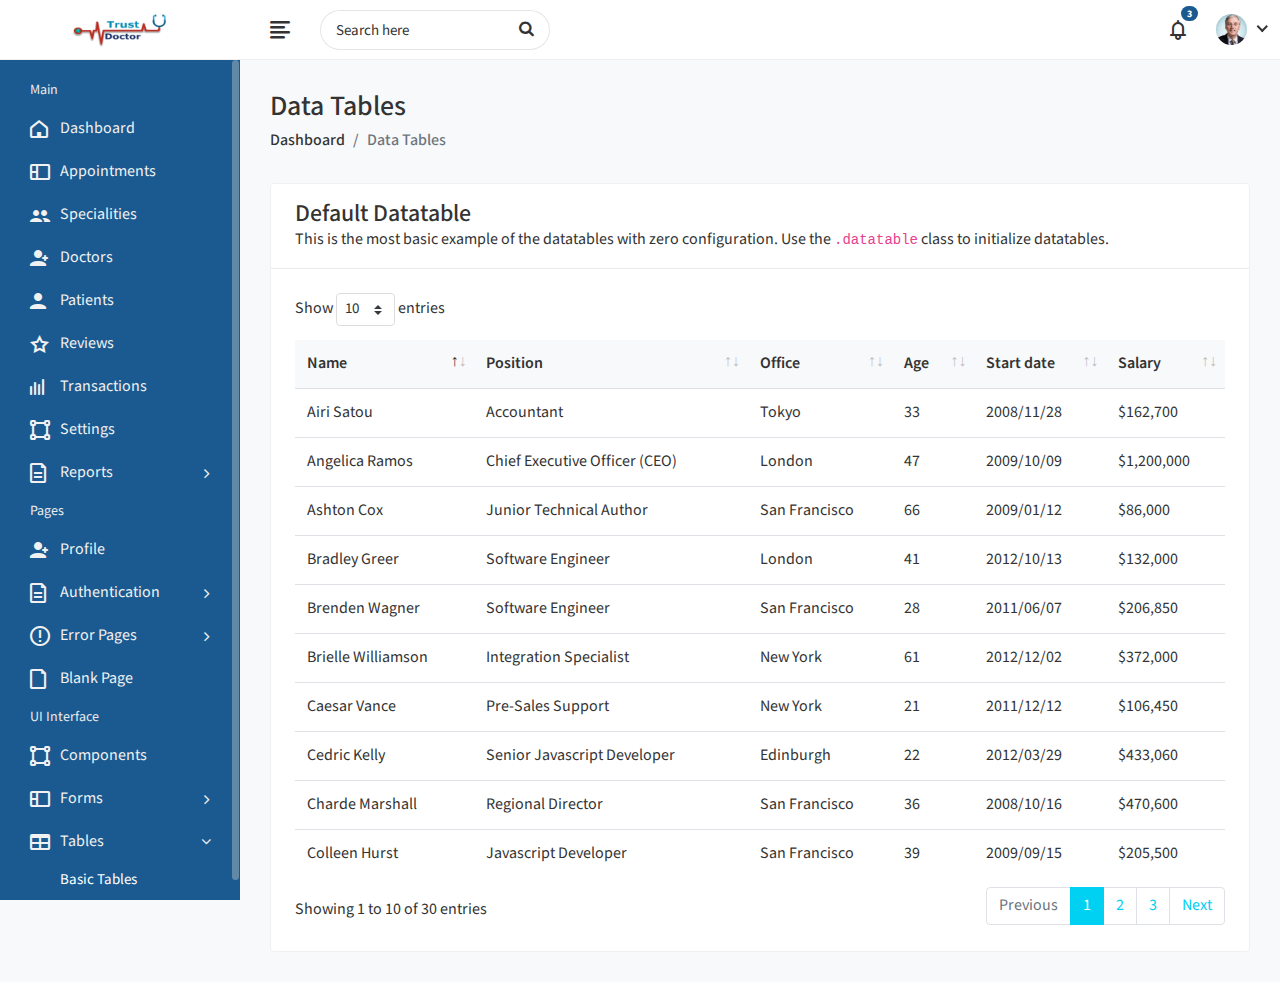
<file: admin/data-tables.html>
<!DOCTYPE html>
<html lang="en">
    
<!-- Mirrored from dreamguys.co.in/demo/doccure/admin/data-tables.html by HTTrack Website Copier/3.x [XR&CO'2014], Sat, 30 Nov 2019 04:12:56 GMT -->
<head>
        <meta charset="utf-8">
        <meta name="viewport" content="width=device-width, initial-scale=1.0, user-scalable=0">
        <title>Doccure - Data Tables</title>
		
		<!-- Favicon -->
        <link rel="shortcut icon" type="image/x-icon" href="assets/img/favicon.png">
		
		<!-- Bootstrap CSS -->
        <link rel="stylesheet" href="assets/css/bootstrap.min.css">
		
		<!-- Fontawesome CSS -->
        <link rel="stylesheet" href="assets/css/font-awesome.min.css">
		
		<!-- Feathericon CSS -->
        <link rel="stylesheet" href="assets/css/feathericon.min.css">
		
		<!-- Datatables CSS -->
		<link rel="stylesheet" href="assets/plugins/datatables/datatables.min.css">
		
		<!-- Main CSS -->
        <link rel="stylesheet" href="assets/css/style.css">
		
		<!--[if lt IE 9]>
			<script src="assets/js/html5shiv.min.js"></script>
			<script src="assets/js/respond.min.js"></script>
		<![endif]-->
    </head>
    <body>
	
		<!-- Main Wrapper -->
        <div class="main-wrapper">
		
			<!-- Header -->
            <div class="header">
			
				<!-- Logo -->
                <div class="header-left">
                    <a href="index.html" class="logo">
						<img src="assets/img/logo.png" alt="Logo">
					</a>
					<a href="index.html" class="logo logo-small">
						<img src="assets/img/logo-small.png" alt="Logo" width="30" height="30">
					</a>
                </div>
				<!-- /Logo -->
				
				<a href="javascript:void(0);" id="toggle_btn">
					<i class="fe fe-text-align-left"></i>
				</a>
				
				<div class="top-nav-search">
					<form>
						<input type="text" class="form-control" placeholder="Search here">
						<button class="btn" type="submit"><i class="fa fa-search"></i></button>
					</form>
				</div>
				
				<!-- Mobile Menu Toggle -->
				<a class="mobile_btn" id="mobile_btn">
					<i class="fa fa-bars"></i>
				</a>
				<!-- /Mobile Menu Toggle -->
				
				<!-- Header Right Menu -->
				<ul class="nav user-menu">

					<!-- Notifications -->
					<li class="nav-item dropdown noti-dropdown">
						<a href="#" class="dropdown-toggle nav-link" data-toggle="dropdown">
							<i class="fe fe-bell"></i> <span class="badge badge-pill">3</span>
						</a>
						<div class="dropdown-menu notifications">
							<div class="topnav-dropdown-header">
								<span class="notification-title">Notifications</span>
								<a href="javascript:void(0)" class="clear-noti"> Clear All </a>
							</div>
							<div class="noti-content">
								<ul class="notification-list">
									<li class="notification-message">
										<a href="#">
											<div class="media">
												<span class="avatar avatar-sm">
													<img class="avatar-img rounded-circle" alt="User Image" src="assets/img/doctors/doctor-thumb-01.jpg">
												</span>
												<div class="media-body">
													<p class="noti-details"><span class="noti-title">Dr. Ruby Perrin</span> Schedule <span class="noti-title">her appointment</span></p>
													<p class="noti-time"><span class="notification-time">4 mins ago</span></p>
												</div>
											</div>
										</a>
									</li>
									<li class="notification-message">
										<a href="#">
											<div class="media">
												<span class="avatar avatar-sm">
													<img class="avatar-img rounded-circle" alt="User Image" src="assets/img/patients/patient1.jpg">
												</span>
												<div class="media-body">
													<p class="noti-details"><span class="noti-title">Charlene Reed</span> has booked her appointment to <span class="noti-title">Dr. Ruby Perrin</span></p>
													<p class="noti-time"><span class="notification-time">6 mins ago</span></p>
												</div>
											</div>
										</a>
									</li>
									<li class="notification-message">
										<a href="#">
											<div class="media">
												<span class="avatar avatar-sm">
													<img class="avatar-img rounded-circle" alt="User Image" src="assets/img/patients/patient2.jpg">
												</span>
												<div class="media-body">
												<p class="noti-details"><span class="noti-title">Travis Trimble</span> sent a amount of $210 for his <span class="noti-title">appointment</span></p>
												<p class="noti-time"><span class="notification-time">8 mins ago</span></p>
												</div>
											</div>
										</a>
									</li>
									<li class="notification-message">
										<a href="#">
											<div class="media">
												<span class="avatar avatar-sm">
													<img class="avatar-img rounded-circle" alt="User Image" src="assets/img/patients/patient3.jpg">
												</span>
												<div class="media-body">
													<p class="noti-details"><span class="noti-title">Carl Kelly</span> send a message <span class="noti-title"> to his doctor</span></p>
													<p class="noti-time"><span class="notification-time">12 mins ago</span></p>
												</div>
											</div>
										</a>
									</li>
								</ul>
							</div>
							<div class="topnav-dropdown-footer">
								<a href="#">View all Notifications</a>
							</div>
						</div>
					</li>
					<!-- /Notifications -->
					
					<!-- User Menu -->
					<li class="nav-item dropdown has-arrow">
						<a href="#" class="dropdown-toggle nav-link" data-toggle="dropdown">
							<span class="user-img"><img class="rounded-circle" src="assets/img/profiles/avatar-01.jpg" width="31" alt="Ryan Taylor"></span>
						</a>
						<div class="dropdown-menu">
							<div class="user-header">
								<div class="avatar avatar-sm">
									<img src="assets/img/profiles/avatar-01.jpg" alt="User Image" class="avatar-img rounded-circle">
								</div>
								<div class="user-text">
									<h6>Ryan Taylor</h6>
									<p class="text-muted mb-0">Administrator</p>
								</div>
							</div>
							<a class="dropdown-item" href="profile.html">My Profile</a>
							<a class="dropdown-item" href="settings.html">Settings</a>
							<a class="dropdown-item" href="login.html">Logout</a>
						</div>
					</li>
					<!-- /User Menu -->
					
				</ul>
				<!-- /Header Right Menu -->
				
            </div>
			<!-- /Header -->
			<!-- Sidebar -->
            <div class="sidebar" id="sidebar">
                <div class="sidebar-inner slimscroll">
					<div id="sidebar-menu" class="sidebar-menu">
						<ul>
							<li class="menu-title"> 
								<span>Main</span>
							</li>
							<li> 
								<a href="index.html"><i class="fe fe-home"></i> <span>Dashboard</span></a>
							</li>
							<li> 
								<a href="appointment-list.html"><i class="fe fe-layout"></i> <span>Appointments</span></a>
							</li>
							<li> 
								<a href="specialities.html"><i class="fe fe-users"></i> <span>Specialities</span></a>
							</li>
							<li> 
								<a href="doctor-list.html"><i class="fe fe-user-plus"></i> <span>Doctors</span></a>
							</li>
							<li> 
								<a href="patient-list.html"><i class="fe fe-user"></i> <span>Patients</span></a>
							</li>
							<li> 
								<a href="reviews.html"><i class="fe fe-star-o"></i> <span>Reviews</span></a>
							</li>
							<li> 
								<a href="transactions-list.html"><i class="fe fe-activity"></i> <span>Transactions</span></a>
							</li>
							<li> 
								<a href="settings.html"><i class="fe fe-vector"></i> <span>Settings</span></a>
							</li>
							<li class="submenu">
								<a href="#"><i class="fe fe-document"></i> <span> Reports</span> <span class="menu-arrow"></span></a>
								<ul style="display: none;">
									<li><a href="invoice-report.html">Invoice Reports</a></li>
								</ul>
							</li>
							<li class="menu-title"> 
								<span>Pages</span>
							</li>
							<li> 
								<a href="profile.html"><i class="fe fe-user-plus"></i> <span>Profile</span></a>
							</li>
							<li class="submenu">
								<a href="#"><i class="fe fe-document"></i> <span> Authentication </span> <span class="menu-arrow"></span></a>
								<ul style="display: none;">
									<li><a href="login.html"> Login </a></li>
									<li><a href="register.html"> Register </a></li>
									<li><a href="forgot-password.html"> Forgot Password </a></li>
									<li><a href="lock-screen.html"> Lock Screen </a></li>
								</ul>
							</li>
							<li class="submenu">
								<a href="#"><i class="fe fe-warning"></i> <span> Error Pages </span> <span class="menu-arrow"></span></a>
								<ul style="display: none;">
									<li><a href="error-404.html">404 Error </a></li>
									<li><a href="error-500.html">500 Error </a></li>
								</ul>
							</li>
							<li> 
								<a href="blank-page.html"><i class="fe fe-file"></i> <span>Blank Page</span></a>
							</li>
							<li class="menu-title"> 
								<span>UI Interface</span>
							</li>
							<li> 
								<a href="components.html"><i class="fe fe-vector"></i> <span>Components</span></a>
							</li>
							<li class="submenu">
								<a href="#"><i class="fe fe-layout"></i> <span> Forms </span> <span class="menu-arrow"></span></a>
								<ul style="display: none;">
									<li><a href="form-basic-inputs.html">Basic Inputs </a></li>
									<li><a href="form-input-groups.html">Input Groups </a></li>
									<li><a href="form-horizontal.html">Horizontal Form </a></li>
									<li><a href="form-vertical.html"> Vertical Form </a></li>
									<li><a href="form-mask.html"> Form Mask </a></li>
									<li><a href="form-validation.html"> Form Validation </a></li>
								</ul>
							</li>
							<li class="submenu">
								<a href="#"><i class="fe fe-table"></i> <span> Tables </span> <span class="menu-arrow"></span></a>
								<ul style="display: none;">
									<li><a href="tables-basic.html">Basic Tables </a></li>
									<li><a class="active" href="data-tables.html">Data Table </a></li>
								</ul>
							</li>
							<li class="submenu">
								<a href="javascript:void(0);"><i class="fe fe-code"></i> <span>Multi Level</span> <span class="menu-arrow"></span></a>
								<ul style="display: none;">
									<li class="submenu">
										<a href="javascript:void(0);"> <span>Level 1</span> <span class="menu-arrow"></span></a>
										<ul style="display: none;">
											<li><a href="javascript:void(0);"><span>Level 2</span></a></li>
											<li class="submenu">
												<a href="javascript:void(0);"> <span> Level 2</span> <span class="menu-arrow"></span></a>
												<ul style="display: none;">
													<li><a href="javascript:void(0);">Level 3</a></li>
													<li><a href="javascript:void(0);">Level 3</a></li>
												</ul>
											</li>
											<li><a href="javascript:void(0);"> <span>Level 2</span></a></li>
										</ul>
									</li>
									<li>
										<a href="javascript:void(0);"> <span>Level 1</span></a>
									</li>
								</ul>
							</li>
						</ul>
					</div>
                </div>
            </div>
			<!-- /Sidebar -->
			
			<!-- Page Wrapper -->
            <div class="page-wrapper">
                <div class="content container-fluid">

					<!-- Page Header -->
					<div class="page-header">
						<div class="row">
							<div class="col">
								<h3 class="page-title">Data Tables</h3>
								<ul class="breadcrumb">
									<li class="breadcrumb-item"><a href="index.html">Dashboard</a></li>
									<li class="breadcrumb-item active">Data Tables</li>
								</ul>
							</div>
						</div>
					</div>
					<!-- /Page Header -->
					
					<div class="row">
						<div class="col-sm-12">
							<div class="card">
								<div class="card-header">
									<h4 class="card-title">Default Datatable</h4>
									<p class="card-text">
										This is the most basic example of the datatables with zero configuration. Use the <code>.datatable</code> class to initialize datatables.
									</p>
								</div>
								<div class="card-body">

									<div class="table-responsive">
										<table class="datatable table table-stripped">
											<thead>
												<tr>
													<th>Name</th>
													<th>Position</th>
													<th>Office</th>
													<th>Age</th>
													<th>Start date</th>
													<th>Salary</th>
												</tr>
											</thead>
											<tbody>
												<tr>
													<td>Tiger Nixon</td>
													<td>System Architect</td>
													<td>Edinburgh</td>
													<td>61</td>
													<td>2011/04/25</td>
													<td>$320,800</td>
												</tr>
												<tr>
													<td>Garrett Winters</td>
													<td>Accountant</td>
													<td>Tokyo</td>
													<td>63</td>
													<td>2011/07/25</td>
													<td>$170,750</td>
												</tr>
												<tr>
													<td>Ashton Cox</td>
													<td>Junior Technical Author</td>
													<td>San Francisco</td>
													<td>66</td>
													<td>2009/01/12</td>
													<td>$86,000</td>
												</tr>
												<tr>
													<td>Cedric Kelly</td>
													<td>Senior Javascript Developer</td>
													<td>Edinburgh</td>
													<td>22</td>
													<td>2012/03/29</td>
													<td>$433,060</td>
												</tr>
												<tr>
													<td>Airi Satou</td>
													<td>Accountant</td>
													<td>Tokyo</td>
													<td>33</td>
													<td>2008/11/28</td>
													<td>$162,700</td>
												</tr>
												<tr>
													<td>Brielle Williamson</td>
													<td>Integration Specialist</td>
													<td>New York</td>
													<td>61</td>
													<td>2012/12/02</td>
													<td>$372,000</td>
												</tr>
												<tr>
													<td>Herrod Chandler</td>
													<td>Sales Assistant</td>
													<td>San Francisco</td>
													<td>59</td>
													<td>2012/08/06</td>
													<td>$137,500</td>
												</tr>
												<tr>
													<td>Rhona Davidson</td>
													<td>Integration Specialist</td>
													<td>Tokyo</td>
													<td>55</td>
													<td>2010/10/14</td>
													<td>$327,900</td>
												</tr>
												<tr>
													<td>Colleen Hurst</td>
													<td>Javascript Developer</td>
													<td>San Francisco</td>
													<td>39</td>
													<td>2009/09/15</td>
													<td>$205,500</td>
												</tr>
												<tr>
													<td>Sonya Frost</td>
													<td>Software Engineer</td>
													<td>Edinburgh</td>
													<td>23</td>
													<td>2008/12/13</td>
													<td>$103,600</td>
												</tr>
												<tr>
													<td>Jena Gaines</td>
													<td>Office Manager</td>
													<td>London</td>
													<td>30</td>
													<td>2008/12/19</td>
													<td>$90,560</td>
												</tr>
												<tr>
													<td>Quinn Flynn</td>
													<td>Support Lead</td>
													<td>Edinburgh</td>
													<td>22</td>
													<td>2013/03/03</td>
													<td>$342,000</td>
												</tr>
												<tr>
													<td>Charde Marshall</td>
													<td>Regional Director</td>
													<td>San Francisco</td>
													<td>36</td>
													<td>2008/10/16</td>
													<td>$470,600</td>
												</tr>
												<tr>
													<td>Haley Kennedy</td>
													<td>Senior Marketing Designer</td>
													<td>London</td>
													<td>43</td>
													<td>2012/12/18</td>
													<td>$313,500</td>
												</tr>
												<tr>
													<td>Tatyana Fitzpatrick</td>
													<td>Regional Director</td>
													<td>London</td>
													<td>19</td>
													<td>2010/03/17</td>
													<td>$385,750</td>
												</tr>
												<tr>
													<td>Michael Silva</td>
													<td>Marketing Designer</td>
													<td>London</td>
													<td>66</td>
													<td>2012/11/27</td>
													<td>$198,500</td>
												</tr>
												<tr>
													<td>Paul Byrd</td>
													<td>Chief Financial Officer (CFO)</td>
													<td>New York</td>
													<td>64</td>
													<td>2010/06/09</td>
													<td>$725,000</td>
												</tr>
												<tr>
													<td>Gloria Little</td>
													<td>Systems Administrator</td>
													<td>New York</td>
													<td>59</td>
													<td>2009/04/10</td>
													<td>$237,500</td>
												</tr>
												<tr>
													<td>Bradley Greer</td>
													<td>Software Engineer</td>
													<td>London</td>
													<td>41</td>
													<td>2012/10/13</td>
													<td>$132,000</td>
												</tr>
												<tr>
													<td>Dai Rios</td>
													<td>Personnel Lead</td>
													<td>Edinburgh</td>
													<td>35</td>
													<td>2012/09/26</td>
													<td>$217,500</td>
												</tr>
												<tr>
													<td>Jenette Caldwell</td>
													<td>Development Lead</td>
													<td>New York</td>
													<td>30</td>
													<td>2011/09/03</td>
													<td>$345,000</td>
												</tr>
												<tr>
													<td>Yuri Berry</td>
													<td>Chief Marketing Officer (CMO)</td>
													<td>New York</td>
													<td>40</td>
													<td>2009/06/25</td>
													<td>$675,000</td>
												</tr>
												<tr>
													<td>Caesar Vance</td>
													<td>Pre-Sales Support</td>
													<td>New York</td>
													<td>21</td>
													<td>2011/12/12</td>
													<td>$106,450</td>
												</tr>
												<tr>
													<td>Doris Wilder</td>
													<td>Sales Assistant</td>
													<td>Sidney</td>
													<td>23</td>
													<td>2010/09/20</td>
													<td>$85,600</td>
												</tr>
												<tr>
													<td>Angelica Ramos</td>
													<td>Chief Executive Officer (CEO)</td>
													<td>London</td>
													<td>47</td>
													<td>2009/10/09</td>
													<td>$1,200,000</td>
												</tr>
												<tr>
													<td>Gavin Joyce</td>
													<td>Developer</td>
													<td>Edinburgh</td>
													<td>42</td>
													<td>2010/12/22</td>
													<td>$92,575</td>
												</tr>
												<tr>
													<td>Jennifer Chang</td>
													<td>Regional Director</td>
													<td>Singapore</td>
													<td>28</td>
													<td>2010/11/14</td>
													<td>$357,650</td>
												</tr>
												<tr>
													<td>Brenden Wagner</td>
													<td>Software Engineer</td>
													<td>San Francisco</td>
													<td>28</td>
													<td>2011/06/07</td>
													<td>$206,850</td>
												</tr>
												<tr>
													<td>Fiona Green</td>
													<td>Chief Operating Officer (COO)</td>
													<td>San Francisco</td>
													<td>48</td>
													<td>2010/03/11</td>
													<td>$850,000</td>
												</tr>
												<tr>
													<td>Shou Itou</td>
													<td>Regional Marketing</td>
													<td>Tokyo</td>
													<td>20</td>
													<td>2011/08/14</td>
													<td>$163,000</td>
												</tr>
											</tbody>
										</table>
									</div>
								</div>
							</div>
						</div>
					</div>
				
				</div>			
			</div>
			<!-- /Main Wrapper -->
		
        </div>
		<!-- /Main Wrapper -->
		
		<!-- jQuery -->
        <script src="assets/js/jquery-3.2.1.min.js"></script>
		
		<!-- Bootstrap Core JS -->
        <script src="assets/js/popper.min.js"></script>
        <script src="assets/js/bootstrap.min.js"></script>
		
		<!-- Slimscroll JS -->
        <script src="assets/plugins/slimscroll/jquery.slimscroll.min.js"></script>
		
		<!-- Datatables JS -->
		<script src="assets/plugins/datatables/jquery.dataTables.min.js"></script>
		<script src="assets/plugins/datatables/datatables.min.js"></script>
		
		<!-- Custom JS -->
		<script  src="assets/js/script.js"></script>
		
    </body>

<!-- Mirrored from dreamguys.co.in/demo/doccure/admin/data-tables.html by HTTrack Website Copier/3.x [XR&CO'2014], Sat, 30 Nov 2019 04:12:56 GMT -->
</html>
</file>
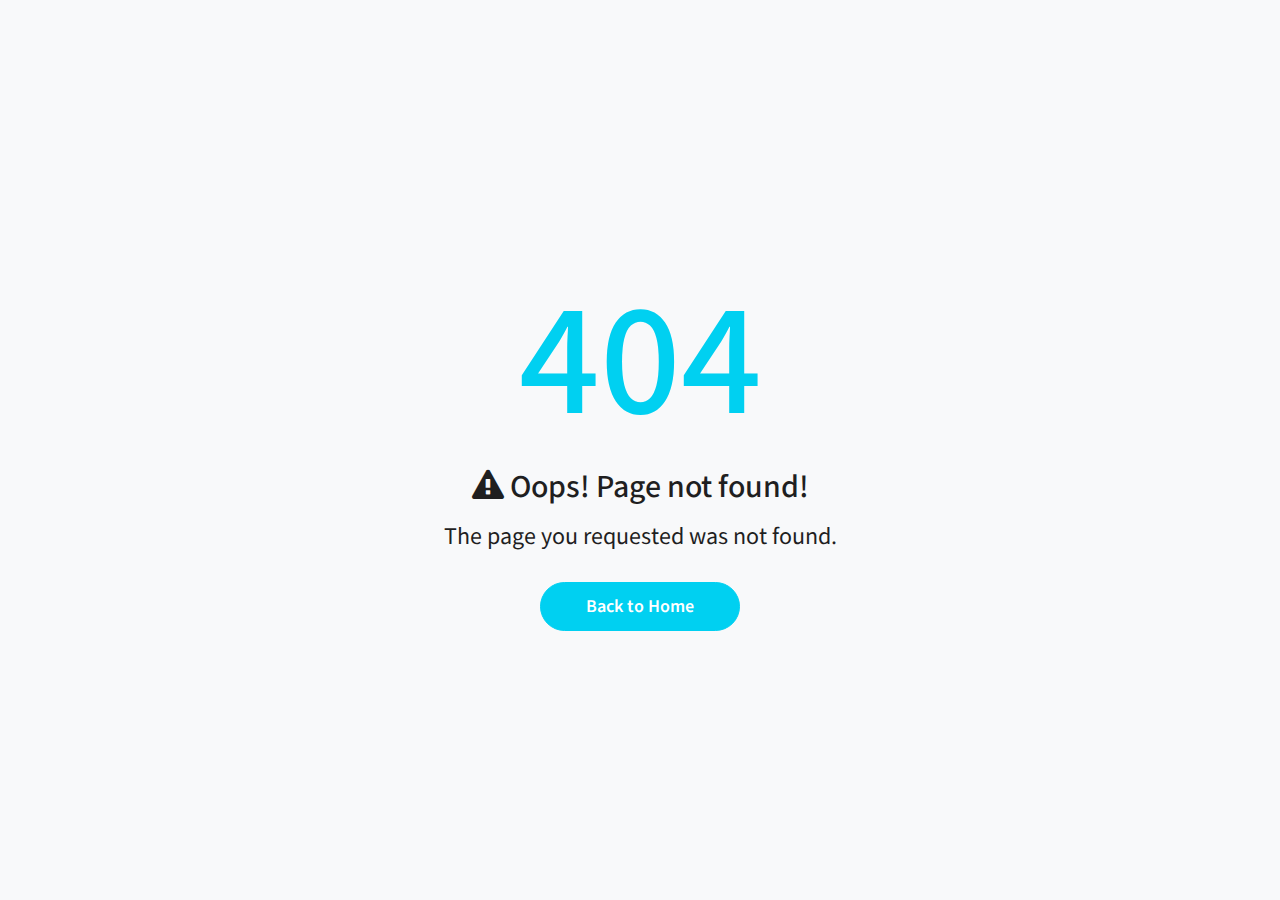
<file: admin/error-404.html>
<!DOCTYPE html>
<html lang="en">
    
<!-- Mirrored from dreamguys.co.in/demo/doccure/admin/error-404.html by HTTrack Website Copier/3.x [XR&CO'2014], Sat, 30 Nov 2019 04:12:53 GMT -->
<head>
        <meta charset="utf-8">
        <meta name="viewport" content="width=device-width, initial-scale=1.0, user-scalable=0">
        <title>Doccure - Error 404</title>
		
		<!-- Favicon -->
        <link rel="shortcut icon" type="image/x-icon" href="assets/img/favicon.png">
		
		<!-- Bootstrap CSS -->
        <link rel="stylesheet" href="assets/css/bootstrap.min.css">
		
		<!-- Fontawesome CSS -->
        <link rel="stylesheet" href="assets/css/font-awesome.min.css">
		
		<!-- Feathericon CSS -->
        <link rel="stylesheet" href="assets/css/feathericon.min.css">
		
		<!-- Main CSS -->
        <link rel="stylesheet" href="assets/css/style.css">
		
		<!--[if lt IE 9]>
			<script src="assets/js/html5shiv.min.js"></script>
			<script src="assets/js/respond.min.js"></script>
		<![endif]-->
    </head>
    <body class="error-page">
	
		<!-- Main Wrapper -->
        <div class="main-wrapper">
			
			<div class="error-box">
				<h1>404</h1>
				<h3 class="h2 mb-3"><i class="fa fa-warning"></i> Oops! Page not found!</h3>
				<p class="h4 font-weight-normal">The page you requested was not found.</p>
				<a href="index.html" class="btn btn-primary">Back to Home</a>
			</div>
		
        </div>
		<!-- /Main Wrapper -->
		
		<!-- jQuery -->
        <script src="assets/js/jquery-3.2.1.min.js"></script>
		
		<!-- Bootstrap Core JS -->
        <script src="assets/js/popper.min.js"></script>
        <script src="assets/js/bootstrap.min.js"></script>
		
		<!-- Custom JS -->
		<script  src="assets/js/script.js"></script>
		
    </body>

<!-- Mirrored from dreamguys.co.in/demo/doccure/admin/error-404.html by HTTrack Website Copier/3.x [XR&CO'2014], Sat, 30 Nov 2019 04:12:53 GMT -->
</html>
</file>
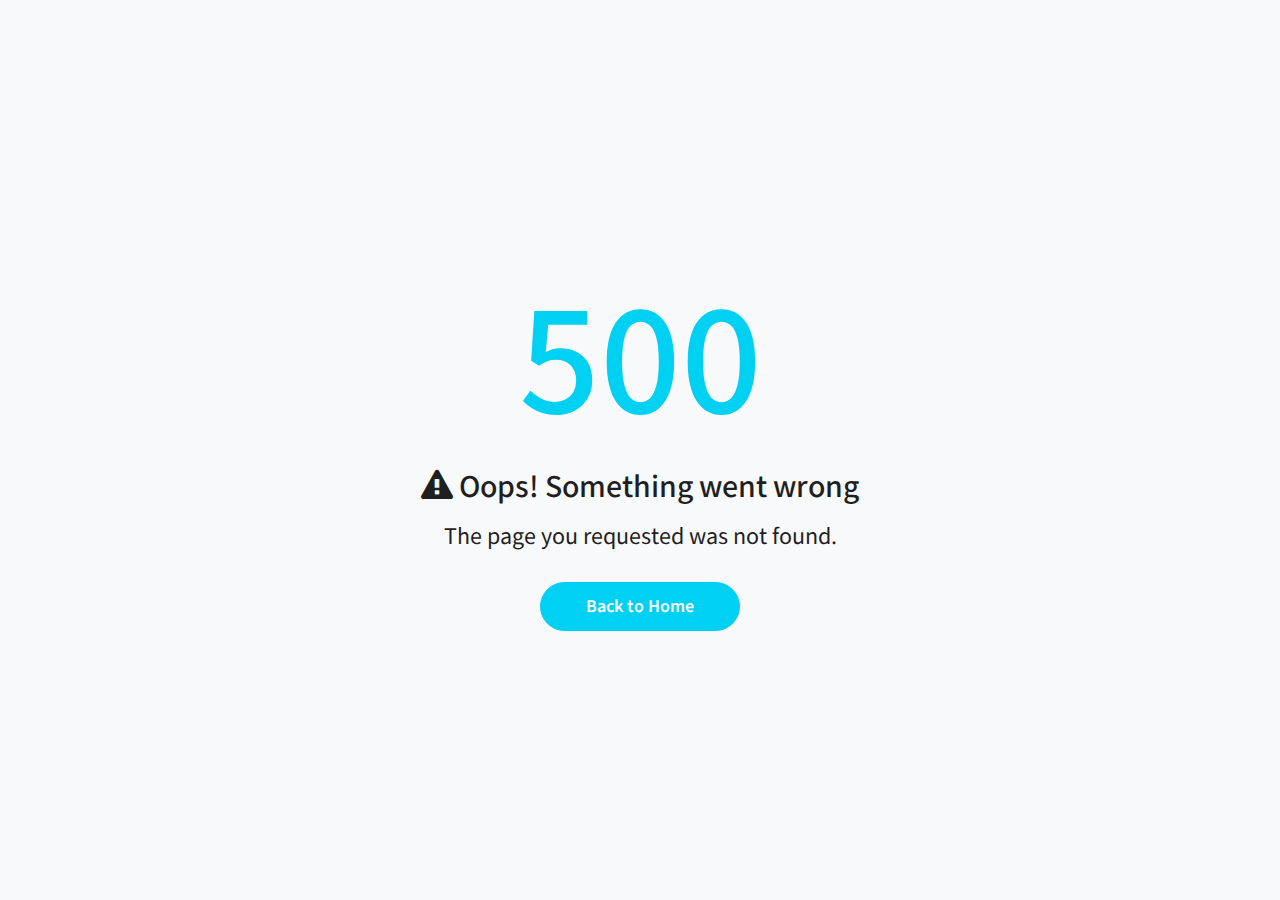
<file: admin/error-500.html>
<!DOCTYPE html>
<html lang="en">
    
<!-- Mirrored from dreamguys.co.in/demo/doccure/admin/error-500.html by HTTrack Website Copier/3.x [XR&CO'2014], Sat, 30 Nov 2019 04:12:53 GMT -->
<head>
        <meta charset="utf-8">
        <meta name="viewport" content="width=device-width, initial-scale=1.0, user-scalable=0">
        <title>Doccure - Error 500</title>
		
		<!-- Favicon -->
        <link rel="shortcut icon" type="image/x-icon" href="assets/img/favicon.png">
		
		<!-- Bootstrap CSS -->
        <link rel="stylesheet" href="assets/css/bootstrap.min.css">
		
		<!-- Fontawesome CSS -->
        <link rel="stylesheet" href="assets/css/font-awesome.min.css">
		
		<!-- Feathericon CSS -->
        <link rel="stylesheet" href="assets/css/feathericon.min.css">
		
		<!-- Main CSS -->
        <link rel="stylesheet" href="assets/css/style.css">
		
		<!--[if lt IE 9]>
			<script src="assets/js/html5shiv.min.js"></script>
			<script src="assets/js/respond.min.js"></script>
		<![endif]-->
    </head>
    <body class="error-page">
	
		<!-- Main Wrapper -->
        <div class="main-wrapper">
			
			<div class="error-box">
				<h1>500</h1>
				<h3 class="h2 mb-3"><i class="fa fa-warning"></i> Oops! Something went wrong</h3>
				<p class="h4 font-weight-normal">The page you requested was not found.</p>
				<a href="index.html" class="btn btn-primary">Back to Home</a>
			</div>
		
        </div>
		<!-- /Main Wrapper -->
		
		<!-- jQuery -->
        <script src="assets/js/jquery-3.2.1.min.js"></script>
		
		<!-- Bootstrap Core JS -->
        <script src="assets/js/popper.min.js"></script>
        <script src="assets/js/bootstrap.min.js"></script>
		
		<!-- Custom JS -->
		<script  src="assets/js/script.js"></script>
		
    </body>

<!-- Mirrored from dreamguys.co.in/demo/doccure/admin/error-500.html by HTTrack Website Copier/3.x [XR&CO'2014], Sat, 30 Nov 2019 04:12:53 GMT -->
</html>
</file>
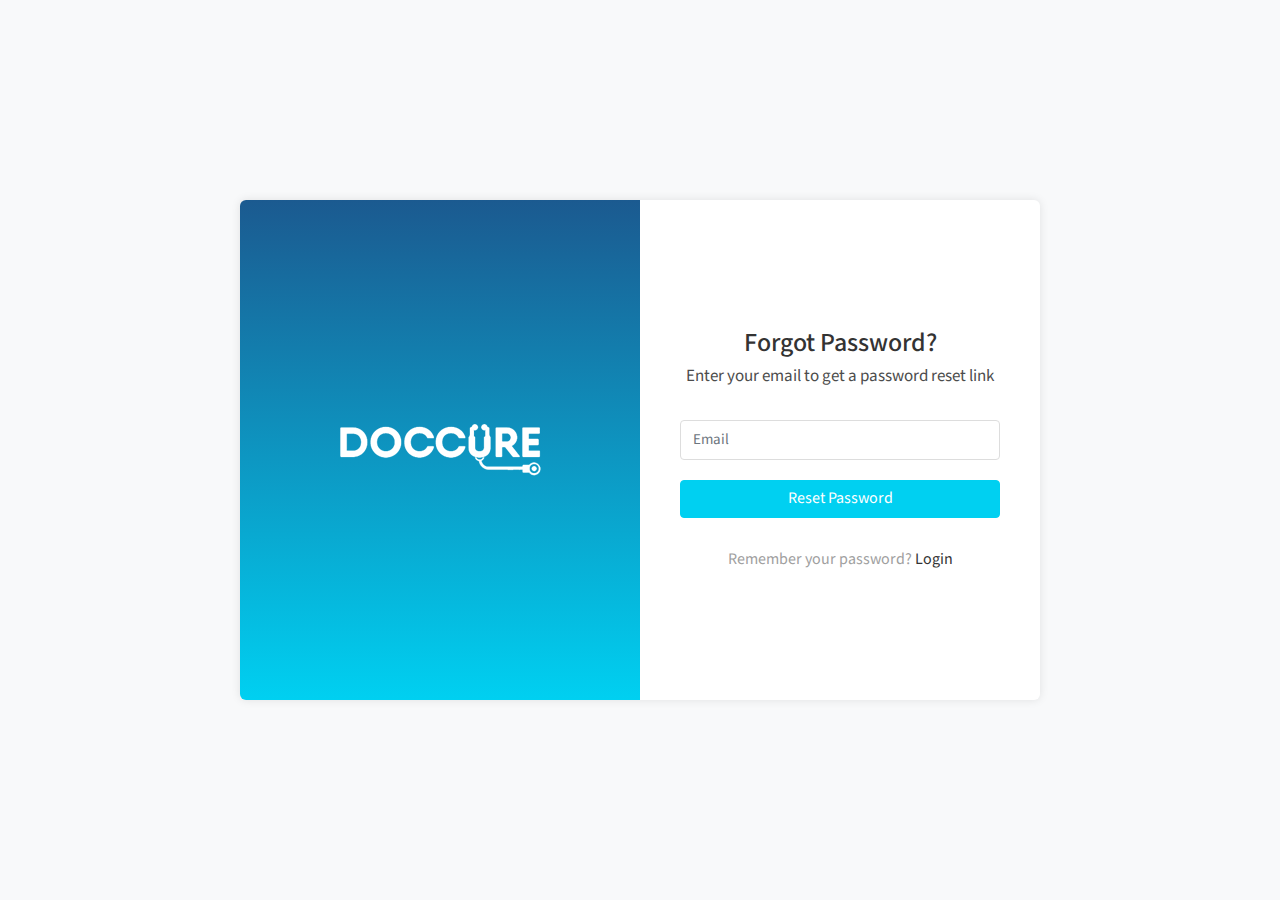
<file: admin/forgot-password.html>
<!DOCTYPE html>
<html lang="en">
    
<!-- Mirrored from dreamguys.co.in/demo/doccure/admin/forgot-password.html by HTTrack Website Copier/3.x [XR&CO'2014], Sat, 30 Nov 2019 04:12:53 GMT -->
<head>
        <meta charset="utf-8">
        <meta name="viewport" content="width=device-width, initial-scale=1.0, user-scalable=0">
        <title>Doccure - Forgot Password</title>
		
		<!-- Favicon -->
        <link rel="shortcut icon" type="image/x-icon" href="assets/img/favicon.png">

		<!-- Bootstrap CSS -->
        <link rel="stylesheet" href="assets/css/bootstrap.min.css">
		
		<!-- Fontawesome CSS -->
        <link rel="stylesheet" href="assets/css/font-awesome.min.css">
		
		<!-- Main CSS -->
        <link rel="stylesheet" href="assets/css/style.css">
		
		<!--[if lt IE 9]>
			<script src="assets/js/html5shiv.min.js"></script>
			<script src="assets/js/respond.min.js"></script>
		<![endif]-->
    </head>
    <body>
	
		<!-- Main Wrapper -->
        <div class="main-wrapper login-body">
            <div class="login-wrapper">
            	<div class="container">
                	<div class="loginbox">
                    	<div class="login-left">
							<img class="img-fluid" src="assets/img/logo-white.png" alt="Logo">
                        </div>
                        <div class="login-right">
							<div class="login-right-wrap">
								<h1>Forgot Password?</h1>
								<p class="account-subtitle">Enter your email to get a password reset link</p>
								
								<!-- Form -->
								<form action="https://dreamguys.co.in/demo/doccure/admin/login.html">
									<div class="form-group">
										<input class="form-control" type="text" placeholder="Email">
									</div>
									<div class="form-group mb-0">
										<button class="btn btn-primary btn-block" type="submit">Reset Password</button>
									</div>
								</form>
								<!-- /Form -->
								
								<div class="text-center dont-have">Remember your password? <a href="login.html">Login</a></div>
							</div>
                        </div>
                    </div>
                </div>
            </div>
        </div>
		<!-- /Main Wrapper -->
		
		<!-- jQuery -->
        <script src="assets/js/jquery-3.2.1.min.js"></script>
		
		<!-- Bootstrap Core JS -->
        <script src="assets/js/popper.min.js"></script>
        <script src="assets/js/bootstrap.min.js"></script>
		
		<!-- Custom JS -->
		<script src="assets/js/script.js"></script>
		
    </body>

<!-- Mirrored from dreamguys.co.in/demo/doccure/admin/forgot-password.html by HTTrack Website Copier/3.x [XR&CO'2014], Sat, 30 Nov 2019 04:12:53 GMT -->
</html>
</file>
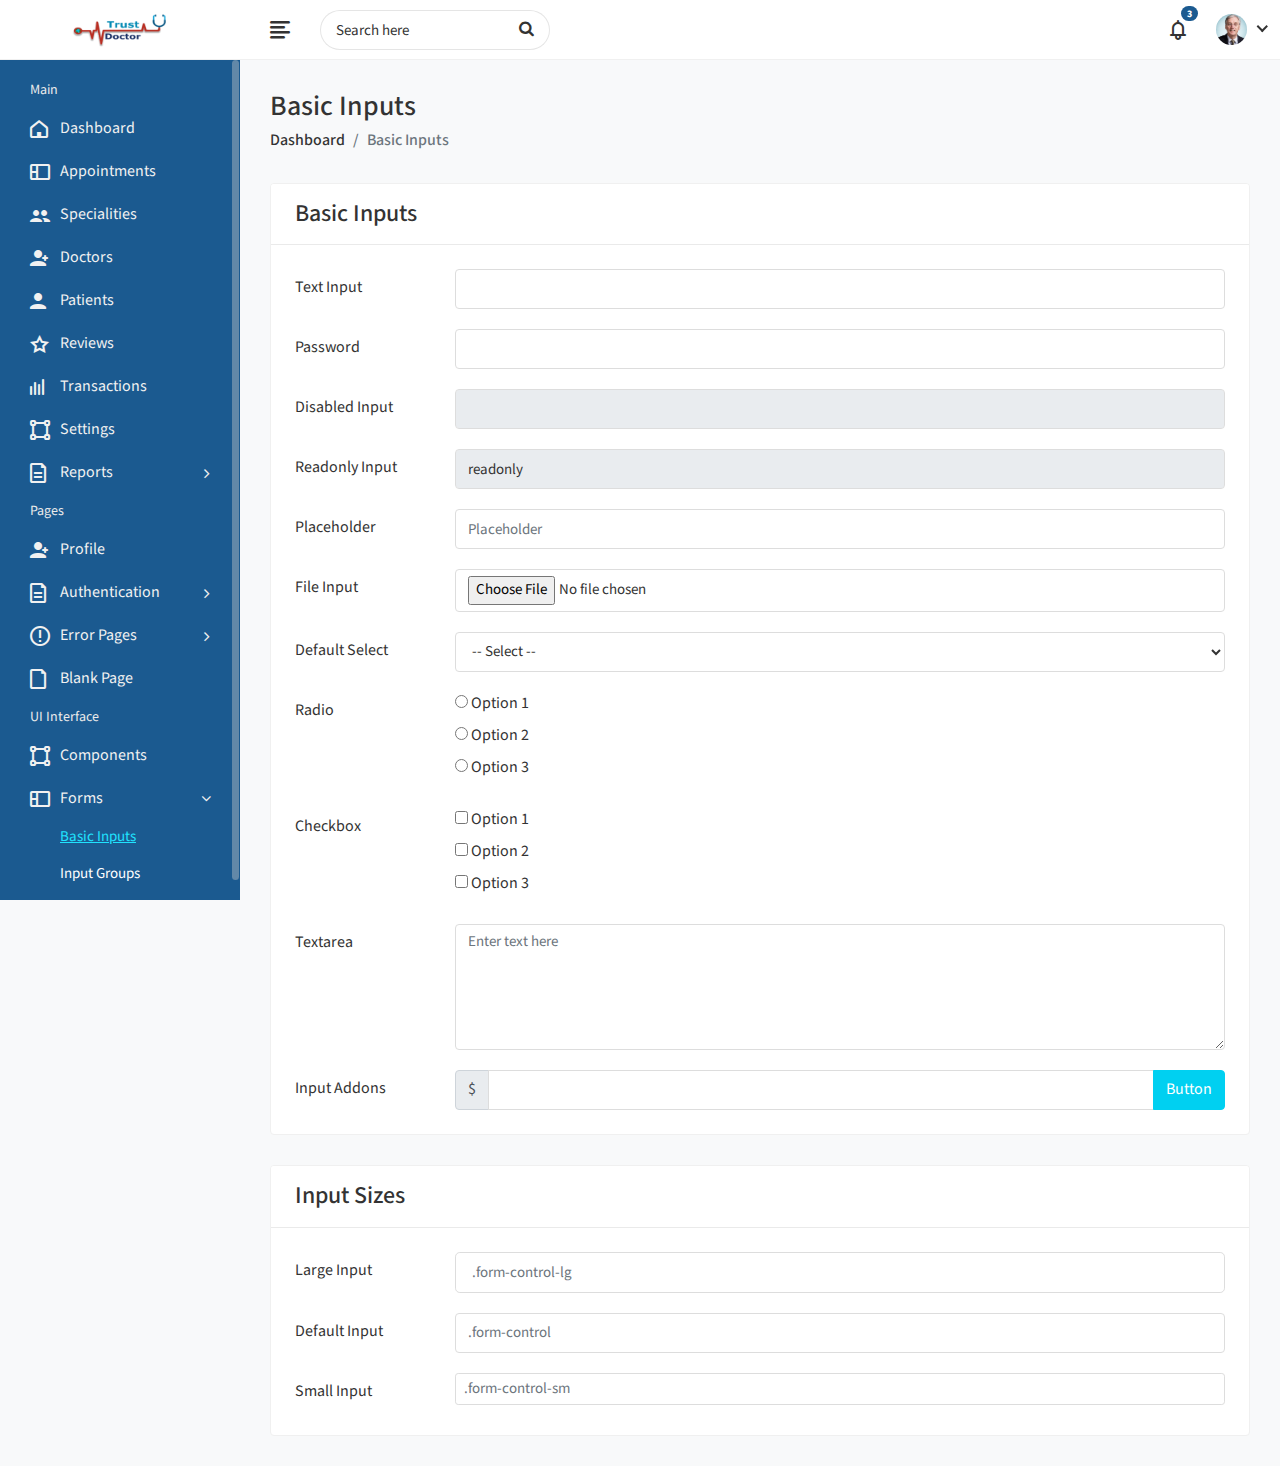
<file: admin/form-basic-inputs.html>
<!DOCTYPE html>
<html lang="en">
    
<!-- Mirrored from dreamguys.co.in/demo/doccure/admin/form-basic-inputs.html by HTTrack Website Copier/3.x [XR&CO'2014], Sat, 30 Nov 2019 04:12:54 GMT -->
<head>
        <meta charset="utf-8">
        <meta name="viewport" content="width=device-width, initial-scale=1.0, user-scalable=0">
        <title>Doccure - Basic Inputs</title>
		
		<!-- Favicon -->
        <link rel="shortcut icon" type="image/x-icon" href="assets/img/favicon.png">
		
		<!-- Bootstrap CSS -->
        <link rel="stylesheet" href="assets/css/bootstrap.min.css">
		
		<!-- Fontawesome CSS -->
        <link rel="stylesheet" href="assets/css/font-awesome.min.css">
		
		<!-- Feathericon CSS -->
        <link rel="stylesheet" href="assets/css/feathericon.min.css">
		
		<!-- Main CSS -->
        <link rel="stylesheet" href="assets/css/style.css">
		
		<!--[if lt IE 9]>
			<script src="assets/js/html5shiv.min.js"></script>
			<script src="assets/js/respond.min.js"></script>
		<![endif]-->
    </head>
    <body>
	
		<!-- Main Wrapper -->
        <div class="main-wrapper">
		
			<!-- Header -->
            <div class="header">
			
				<!-- Logo -->
                <div class="header-left">
                    <a href="index.html" class="logo">
						<img src="assets/img/logo.png" alt="Logo">
					</a>
					<a href="index.html" class="logo logo-small">
						<img src="assets/img/logo-small.png" alt="Logo" width="30" height="30">
					</a>
                </div>
				<!-- /Logo -->
				
				<a href="javascript:void(0);" id="toggle_btn">
					<i class="fe fe-text-align-left"></i>
				</a>
				
				<div class="top-nav-search">
					<form>
						<input type="text" class="form-control" placeholder="Search here">
						<button class="btn" type="submit"><i class="fa fa-search"></i></button>
					</form>
				</div>
				
				<!-- Mobile Menu Toggle -->
				<a class="mobile_btn" id="mobile_btn">
					<i class="fa fa-bars"></i>
				</a>
				<!-- /Mobile Menu Toggle -->
				
				<!-- Header Right Menu -->
				<ul class="nav user-menu">

					<!-- Notifications -->
					<li class="nav-item dropdown noti-dropdown">
						<a href="#" class="dropdown-toggle nav-link" data-toggle="dropdown">
							<i class="fe fe-bell"></i> <span class="badge badge-pill">3</span>
						</a>
						<div class="dropdown-menu notifications">
							<div class="topnav-dropdown-header">
								<span class="notification-title">Notifications</span>
								<a href="javascript:void(0)" class="clear-noti"> Clear All </a>
							</div>
							<div class="noti-content">
								<ul class="notification-list">
									<li class="notification-message">
										<a href="#">
											<div class="media">
												<span class="avatar avatar-sm">
													<img class="avatar-img rounded-circle" alt="User Image" src="assets/img/doctors/doctor-thumb-01.jpg">
												</span>
												<div class="media-body">
													<p class="noti-details"><span class="noti-title">Dr. Ruby Perrin</span> Schedule <span class="noti-title">her appointment</span></p>
													<p class="noti-time"><span class="notification-time">4 mins ago</span></p>
												</div>
											</div>
										</a>
									</li>
									<li class="notification-message">
										<a href="#">
											<div class="media">
												<span class="avatar avatar-sm">
													<img class="avatar-img rounded-circle" alt="User Image" src="assets/img/patients/patient1.jpg">
												</span>
												<div class="media-body">
													<p class="noti-details"><span class="noti-title">Charlene Reed</span> has booked her appointment to <span class="noti-title">Dr. Ruby Perrin</span></p>
													<p class="noti-time"><span class="notification-time">6 mins ago</span></p>
												</div>
											</div>
										</a>
									</li>
									<li class="notification-message">
										<a href="#">
											<div class="media">
												<span class="avatar avatar-sm">
													<img class="avatar-img rounded-circle" alt="User Image" src="assets/img/patients/patient2.jpg">
												</span>
												<div class="media-body">
												<p class="noti-details"><span class="noti-title">Travis Trimble</span> sent a amount of $210 for his <span class="noti-title">appointment</span></p>
												<p class="noti-time"><span class="notification-time">8 mins ago</span></p>
												</div>
											</div>
										</a>
									</li>
									<li class="notification-message">
										<a href="#">
											<div class="media">
												<span class="avatar avatar-sm">
													<img class="avatar-img rounded-circle" alt="User Image" src="assets/img/patients/patient3.jpg">
												</span>
												<div class="media-body">
													<p class="noti-details"><span class="noti-title">Carl Kelly</span> send a message <span class="noti-title"> to his doctor</span></p>
													<p class="noti-time"><span class="notification-time">12 mins ago</span></p>
												</div>
											</div>
										</a>
									</li>
								</ul>
							</div>
							<div class="topnav-dropdown-footer">
								<a href="#">View all Notifications</a>
							</div>
						</div>
					</li>
					<!-- /Notifications -->
					
					<!-- User Menu -->
					<li class="nav-item dropdown has-arrow">
						<a href="#" class="dropdown-toggle nav-link" data-toggle="dropdown">
							<span class="user-img"><img class="rounded-circle" src="assets/img/profiles/avatar-01.jpg" width="31" alt="Ryan Taylor"></span>
						</a>
						<div class="dropdown-menu">
							<div class="user-header">
								<div class="avatar avatar-sm">
									<img src="assets/img/profiles/avatar-01.jpg" alt="User Image" class="avatar-img rounded-circle">
								</div>
								<div class="user-text">
									<h6>Ryan Taylor</h6>
									<p class="text-muted mb-0">Administrator</p>
								</div>
							</div>
							<a class="dropdown-item" href="profile.html">My Profile</a>
							<a class="dropdown-item" href="settings.html">Settings</a>
							<a class="dropdown-item" href="login.html">Logout</a>
						</div>
					</li>
					<!-- /User Menu -->
					
				</ul>
				<!-- /Header Right Menu -->
				
            </div>
			<!-- /Header -->
			
<!-- Sidebar -->
            <div class="sidebar" id="sidebar">
                <div class="sidebar-inner slimscroll">
					<div id="sidebar-menu" class="sidebar-menu">
						<ul>
							<li class="menu-title"> 
								<span>Main</span>
							</li>
							<li> 
								<a href="index.html"><i class="fe fe-home"></i> <span>Dashboard</span></a>
							</li>
							<li> 
								<a href="appointment-list.html"><i class="fe fe-layout"></i> <span>Appointments</span></a>
							</li>
							<li> 
								<a href="specialities.html"><i class="fe fe-users"></i> <span>Specialities</span></a>
							</li>
							<li> 
								<a href="doctor-list.html"><i class="fe fe-user-plus"></i> <span>Doctors</span></a>
							</li>
							<li> 
								<a href="patient-list.html"><i class="fe fe-user"></i> <span>Patients</span></a>
							</li>
							<li> 
								<a href="reviews.html"><i class="fe fe-star-o"></i> <span>Reviews</span></a>
							</li>
							<li> 
								<a href="transactions-list.html"><i class="fe fe-activity"></i> <span>Transactions</span></a>
							</li>
							<li> 
								<a href="settings.html"><i class="fe fe-vector"></i> <span>Settings</span></a>
							</li>
							<li class="submenu">
								<a href="#"><i class="fe fe-document"></i> <span> Reports</span> <span class="menu-arrow"></span></a>
								<ul style="display: none;">
									<li><a href="invoice-report.html">Invoice Reports</a></li>
								</ul>
							</li>
							<li class="menu-title"> 
								<span>Pages</span>
							</li>
							<li> 
								<a href="profile.html"><i class="fe fe-user-plus"></i> <span>Profile</span></a>
							</li>
							<li class="submenu">
								<a href="#"><i class="fe fe-document"></i> <span> Authentication </span> <span class="menu-arrow"></span></a>
								<ul style="display: none;">
									<li><a href="login.html"> Login </a></li>
									<li><a href="register.html"> Register </a></li>
									<li><a href="forgot-password.html"> Forgot Password </a></li>
									<li><a href="lock-screen.html"> Lock Screen </a></li>
								</ul>
							</li>
							<li class="submenu">
								<a href="#"><i class="fe fe-warning"></i> <span> Error Pages </span> <span class="menu-arrow"></span></a>
								<ul style="display: none;">
									<li><a href="error-404.html">404 Error </a></li>
									<li><a href="error-500.html">500 Error </a></li>
								</ul>
							</li>
							<li> 
								<a href="blank-page.html"><i class="fe fe-file"></i> <span>Blank Page</span></a>
							</li>
							<li class="menu-title"> 
								<span>UI Interface</span>
							</li>
							<li> 
								<a href="components.html"><i class="fe fe-vector"></i> <span>Components</span></a>
							</li>
							<li class="submenu">
								<a href="#"><i class="fe fe-layout"></i> <span> Forms </span> <span class="menu-arrow"></span></a>
								<ul style="display: none;">
									<li><a class="active" href="form-basic-inputs.html">Basic Inputs </a></li>
									<li><a href="form-input-groups.html">Input Groups </a></li>
									<li><a href="form-horizontal.html">Horizontal Form </a></li>
									<li><a href="form-vertical.html"> Vertical Form </a></li>
									<li><a href="form-mask.html"> Form Mask </a></li>
									<li><a href="form-validation.html"> Form Validation </a></li>
								</ul>
							</li>
							<li class="submenu">
								<a href="#"><i class="fe fe-table"></i> <span> Tables </span> <span class="menu-arrow"></span></a>
								<ul style="display: none;">
									<li><a href="tables-basic.html">Basic Tables </a></li>
									<li><a href="data-tables.html">Data Table </a></li>
								</ul>
							</li>
							<li class="submenu">
								<a href="javascript:void(0);"><i class="fe fe-code"></i> <span>Multi Level</span> <span class="menu-arrow"></span></a>
								<ul style="display: none;">
									<li class="submenu">
										<a href="javascript:void(0);"> <span>Level 1</span> <span class="menu-arrow"></span></a>
										<ul style="display: none;">
											<li><a href="javascript:void(0);"><span>Level 2</span></a></li>
											<li class="submenu">
												<a href="javascript:void(0);"> <span> Level 2</span> <span class="menu-arrow"></span></a>
												<ul style="display: none;">
													<li><a href="javascript:void(0);">Level 3</a></li>
													<li><a href="javascript:void(0);">Level 3</a></li>
												</ul>
											</li>
											<li><a href="javascript:void(0);"> <span>Level 2</span></a></li>
										</ul>
									</li>
									<li>
										<a href="javascript:void(0);"> <span>Level 1</span></a>
									</li>
								</ul>
							</li>
						</ul>
					</div>
                </div>
            </div>
			<!-- /Sidebar -->
			
			
			<!-- Page Wrapper -->
            <div class="page-wrapper">
                <div class="content container-fluid">
				
					<!-- Page Header -->
					<div class="page-header">
						<div class="row">
							<div class="col">
								<h3 class="page-title">Basic Inputs</h3>
								<ul class="breadcrumb">
									<li class="breadcrumb-item"><a href="index.html">Dashboard</a></li>
									<li class="breadcrumb-item active">Basic Inputs</li>
								</ul>
							</div>
						</div>
					</div>
					<!-- /Page Header -->
					
					<div class="row">
						<div class="col-lg-12">
							<div class="card">
								<div class="card-header">
									<h4 class="card-title">Basic Inputs</h4>
								</div>
								<div class="card-body">
									<form action="#">
										<div class="form-group row">
											<label class="col-form-label col-md-2">Text Input</label>
											<div class="col-md-10">
												<input type="text" class="form-control">
											</div>
										</div>
										<div class="form-group row">
											<label class="col-form-label col-md-2">Password</label>
											<div class="col-md-10">
												<input type="password" class="form-control">
											</div>
										</div>
										<div class="form-group row">
											<label class="col-form-label col-md-2">Disabled Input</label>
											<div class="col-md-10">
												<input type="text" class="form-control" disabled="disabled">
											</div>
										</div>
										<div class="form-group row">
											<label class="col-form-label col-md-2">Readonly Input</label>
											<div class="col-md-10">
												<input type="text" class="form-control" value="readonly" readonly="readonly">
											</div>
										</div>
										<div class="form-group row">
											<label class="col-form-label col-md-2">Placeholder</label>
											<div class="col-md-10">
												<input type="text" class="form-control" placeholder="Placeholder">
											</div>
										</div>
										<div class="form-group row">
											<label class="col-form-label col-md-2">File Input</label>
											<div class="col-md-10">
												<input class="form-control" type="file">
											</div>
										</div>
										<div class="form-group row">
											<label class="col-form-label col-md-2">Default Select</label>
											<div class="col-md-10">
												<select class="form-control">
													<option>-- Select --</option>
													<option>Option 1</option>
													<option>Option 2</option>
													<option>Option 3</option>
													<option>Option 4</option>
													<option>Option 5</option>
												</select>
											</div>
										</div>
										<div class="form-group row">
											<label class="col-form-label col-md-2">Radio</label>
											<div class="col-md-10">
												<div class="radio">
													<label>
														<input type="radio" name="radio"> Option 1
													</label>
												</div>
												<div class="radio">
													<label>
														<input type="radio" name="radio"> Option 2
													</label>
												</div>
												<div class="radio">
													<label>
														<input type="radio" name="radio"> Option 3
													</label>
												</div>
											</div>
										</div>
										<div class="form-group row">
											<label class="col-form-label col-md-2">Checkbox</label>
											<div class="col-md-10">
												<div class="checkbox">
													<label>
														<input type="checkbox" name="checkbox"> Option 1
													</label>
												</div>
												<div class="checkbox">
													<label>
														<input type="checkbox" name="checkbox"> Option 2
													</label>
												</div>
												<div class="checkbox">
													<label>
														<input type="checkbox" name="checkbox"> Option 3
													</label>
												</div>
											</div>
										</div>
										<div class="form-group row">
											<label class="col-form-label col-md-2">Textarea</label>
											<div class="col-md-10">
												<textarea rows="5" cols="5" class="form-control" placeholder="Enter text here"></textarea>
											</div>
										</div>
										<div class="form-group mb-0 row">
											<label class="col-form-label col-md-2">Input Addons</label>
											<div class="col-md-10">
												<div class="input-group">
													<div class="input-group-prepend">
														<span class="input-group-text">$</span>
													</div>
													<input class="form-control" type="text">
													<div class="input-group-append">
														<button class="btn btn-primary" type="button">Button</button>
													</div>
												</div>
											</div>
										</div>
									</form>
								</div>
							</div>
							<div class="card">
								<div class="card-header">
									<h4 class="card-title">Input Sizes</h4>
								</div>
								<div class="card-body">
									<form action="#">
										<div class="form-group row">
											<label class="col-form-label col-md-2">Large Input</label>
											<div class="col-md-10">
												<input type="text" class="form-control form-control-lg" placeholder=".form-control-lg">
											</div>
										</div>
										<div class="form-group row">
											<label class="col-form-label col-md-2">Default Input</label>
											<div class="col-md-10">
												<input type="text" class="form-control" placeholder=".form-control">
											</div>
										</div>
										<div class="form-group mb-0 row">
											<label class="col-form-label col-md-2">Small Input</label>
											<div class="col-md-10">
												<input type="text" class="form-control form-control-sm" placeholder=".form-control-sm">
											</div>
										</div>
									</form>
								</div>
							</div>
						</div>
					</div>
				
				</div>			
			</div>
			<!-- /Main Wrapper -->
		
        </div>
		<!-- /Main Wrapper -->
		
		<!-- jQuery -->
        <script src="assets/js/jquery-3.2.1.min.js"></script>
		
		<!-- Bootstrap Core JS -->
        <script src="assets/js/popper.min.js"></script>
        <script src="assets/js/bootstrap.min.js"></script>
		
		<!-- Slimscroll JS -->
        <script src="assets/plugins/slimscroll/jquery.slimscroll.min.js"></script>
		
		<!-- Custom JS -->
		<script  src="assets/js/script.js"></script>
		
    </body>

<!-- Mirrored from dreamguys.co.in/demo/doccure/admin/form-basic-inputs.html by HTTrack Website Copier/3.x [XR&CO'2014], Sat, 30 Nov 2019 04:12:54 GMT -->
</html>
</file>
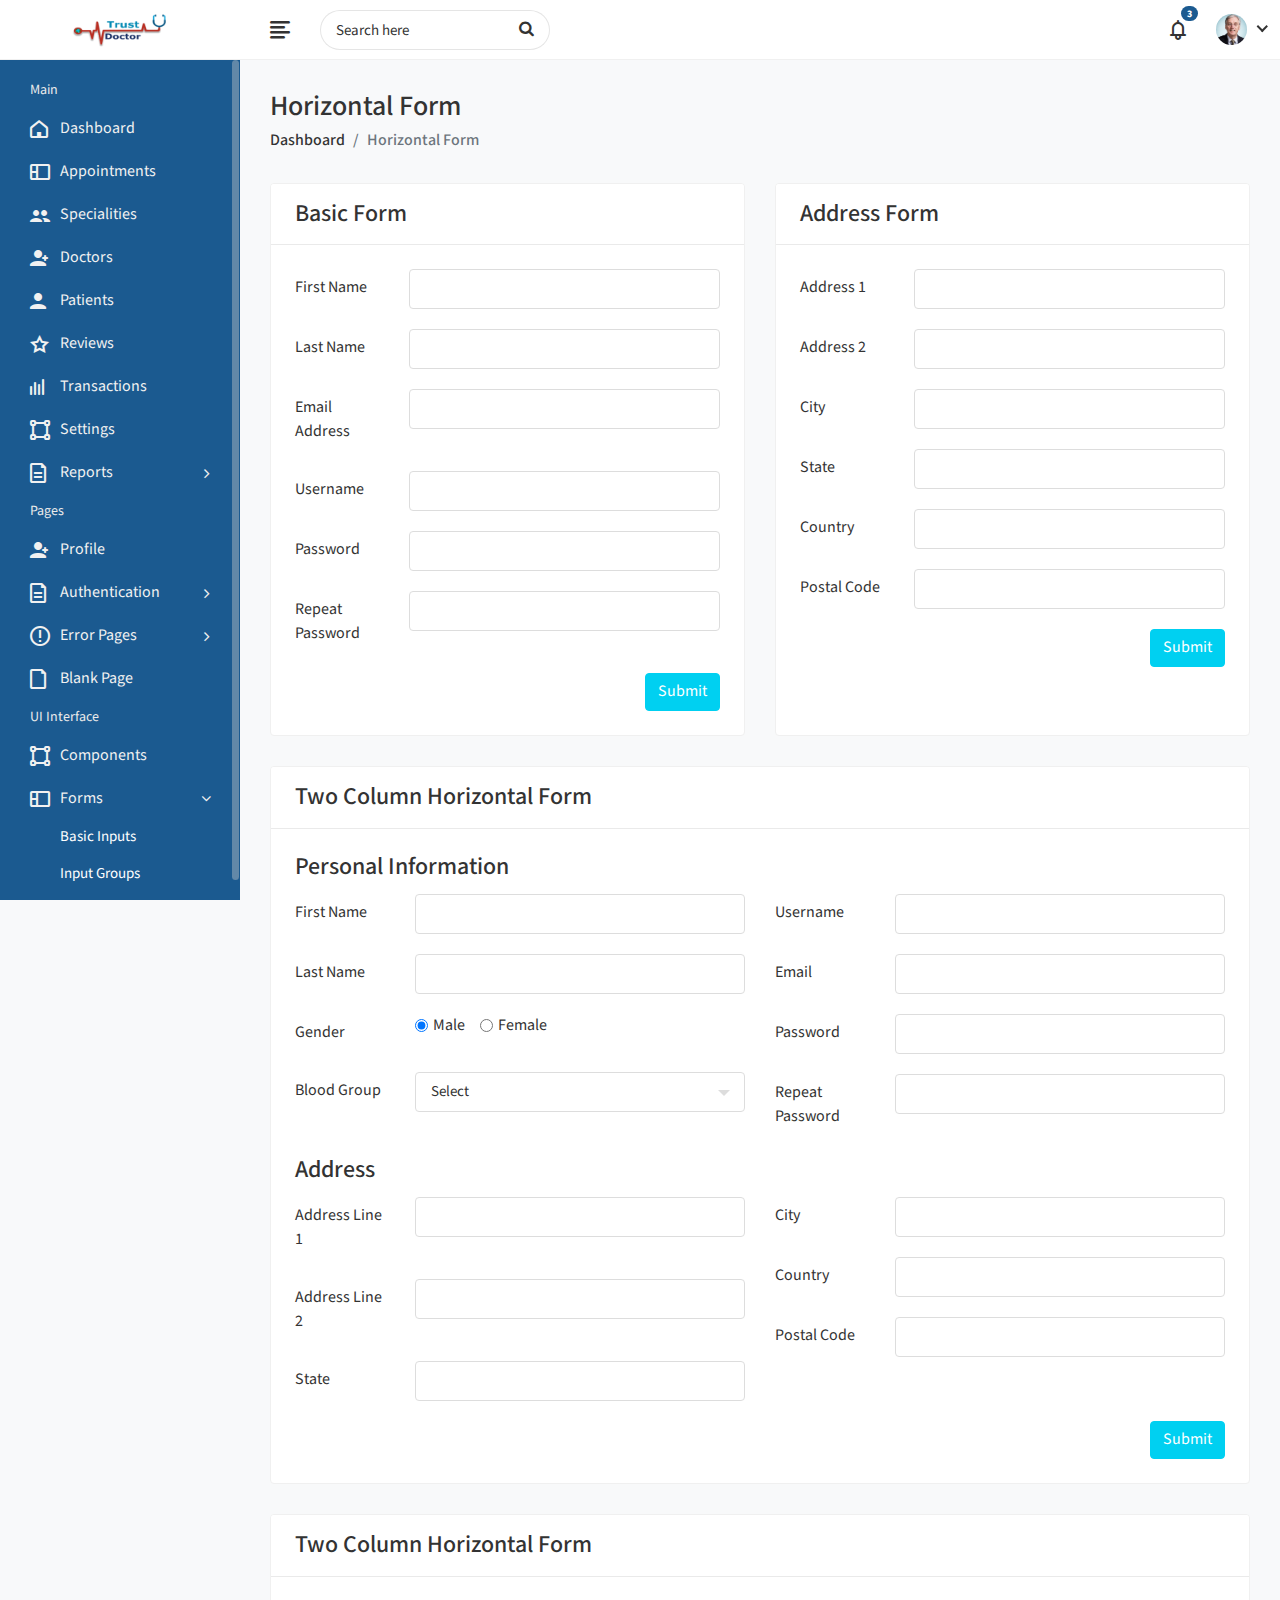
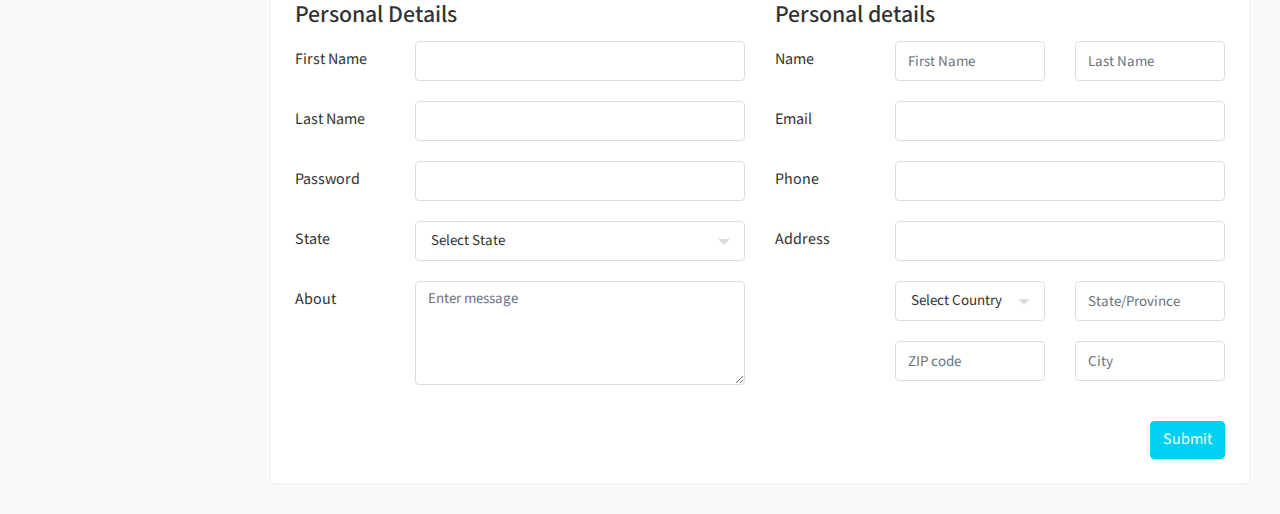
<file: admin/form-horizontal.html>
<!DOCTYPE html>
<html lang="en">
    
<!-- Mirrored from dreamguys.co.in/demo/doccure/admin/form-horizontal.html by HTTrack Website Copier/3.x [XR&CO'2014], Sat, 30 Nov 2019 04:12:54 GMT -->
<head>
        <meta charset="utf-8">
        <meta name="viewport" content="width=device-width, initial-scale=1.0, user-scalable=0">
        <title>Doccure - Horizontal Form</title>
		
		<!-- Favicon -->
        <link rel="shortcut icon" type="image/x-icon" href="assets/img/favicon.png">
		
		<!-- Bootstrap CSS -->
        <link rel="stylesheet" href="assets/css/bootstrap.min.css">
		
		<!-- Fontawesome CSS -->
        <link rel="stylesheet" href="assets/css/font-awesome.min.css">
		
		<!-- Feathericon CSS -->
        <link rel="stylesheet" href="assets/css/feathericon.min.css">
		
		<!-- Select2 CSS -->
		<link rel="stylesheet" href="assets/css/select2.min.css">
		
		<!-- Main CSS -->
        <link rel="stylesheet" href="assets/css/style.css">
		
		<!--[if lt IE 9]>
			<script src="assets/js/html5shiv.min.js"></script>
			<script src="assets/js/respond.min.js"></script>
		<![endif]-->
    </head>
    <body>
	
		<!-- Main Wrapper -->
        <div class="main-wrapper">
		
			<!-- Header -->
            <div class="header">
			
				<!-- Logo -->
                <div class="header-left">
                    <a href="index.html" class="logo">
						<img src="assets/img/logo.png" alt="Logo">
					</a>
					<a href="index.html" class="logo logo-small">
						<img src="assets/img/logo-small.png" alt="Logo" width="30" height="30">
					</a>
                </div>
				<!-- /Logo -->
				
				<a href="javascript:void(0);" id="toggle_btn">
					<i class="fe fe-text-align-left"></i>
				</a>
				
				<div class="top-nav-search">
					<form>
						<input type="text" class="form-control" placeholder="Search here">
						<button class="btn" type="submit"><i class="fa fa-search"></i></button>
					</form>
				</div>
				
				<!-- Mobile Menu Toggle -->
				<a class="mobile_btn" id="mobile_btn">
					<i class="fa fa-bars"></i>
				</a>
				<!-- /Mobile Menu Toggle -->
				
				<!-- Header Right Menu -->
				<ul class="nav user-menu">

					<!-- Notifications -->
					<li class="nav-item dropdown noti-dropdown">
						<a href="#" class="dropdown-toggle nav-link" data-toggle="dropdown">
							<i class="fe fe-bell"></i> <span class="badge badge-pill">3</span>
						</a>
						<div class="dropdown-menu notifications">
							<div class="topnav-dropdown-header">
								<span class="notification-title">Notifications</span>
								<a href="javascript:void(0)" class="clear-noti"> Clear All </a>
							</div>
							<div class="noti-content">
								<ul class="notification-list">
									<li class="notification-message">
										<a href="#">
											<div class="media">
												<span class="avatar avatar-sm">
													<img class="avatar-img rounded-circle" alt="User Image" src="assets/img/doctors/doctor-thumb-01.jpg">
												</span>
												<div class="media-body">
													<p class="noti-details"><span class="noti-title">Dr. Ruby Perrin</span> Schedule <span class="noti-title">her appointment</span></p>
													<p class="noti-time"><span class="notification-time">4 mins ago</span></p>
												</div>
											</div>
										</a>
									</li>
									<li class="notification-message">
										<a href="#">
											<div class="media">
												<span class="avatar avatar-sm">
													<img class="avatar-img rounded-circle" alt="User Image" src="assets/img/patients/patient1.jpg">
												</span>
												<div class="media-body">
													<p class="noti-details"><span class="noti-title">Charlene Reed</span> has booked her appointment to <span class="noti-title">Dr. Ruby Perrin</span></p>
													<p class="noti-time"><span class="notification-time">6 mins ago</span></p>
												</div>
											</div>
										</a>
									</li>
									<li class="notification-message">
										<a href="#">
											<div class="media">
												<span class="avatar avatar-sm">
													<img class="avatar-img rounded-circle" alt="User Image" src="assets/img/patients/patient2.jpg">
												</span>
												<div class="media-body">
												<p class="noti-details"><span class="noti-title">Travis Trimble</span> sent a amount of $210 for his <span class="noti-title">appointment</span></p>
												<p class="noti-time"><span class="notification-time">8 mins ago</span></p>
												</div>
											</div>
										</a>
									</li>
									<li class="notification-message">
										<a href="#">
											<div class="media">
												<span class="avatar avatar-sm">
													<img class="avatar-img rounded-circle" alt="User Image" src="assets/img/patients/patient3.jpg">
												</span>
												<div class="media-body">
													<p class="noti-details"><span class="noti-title">Carl Kelly</span> send a message <span class="noti-title"> to his doctor</span></p>
													<p class="noti-time"><span class="notification-time">12 mins ago</span></p>
												</div>
											</div>
										</a>
									</li>
								</ul>
							</div>
							<div class="topnav-dropdown-footer">
								<a href="#">View all Notifications</a>
							</div>
						</div>
					</li>
					<!-- /Notifications -->
					
					<!-- User Menu -->
					<li class="nav-item dropdown has-arrow">
						<a href="#" class="dropdown-toggle nav-link" data-toggle="dropdown">
							<span class="user-img"><img class="rounded-circle" src="assets/img/profiles/avatar-01.jpg" width="31" alt="Ryan Taylor"></span>
						</a>
						<div class="dropdown-menu">
							<div class="user-header">
								<div class="avatar avatar-sm">
									<img src="assets/img/profiles/avatar-01.jpg" alt="User Image" class="avatar-img rounded-circle">
								</div>
								<div class="user-text">
									<h6>Ryan Taylor</h6>
									<p class="text-muted mb-0">Administrator</p>
								</div>
							</div>
							<a class="dropdown-item" href="profile.html">My Profile</a>
							<a class="dropdown-item" href="settings.html">Settings</a>
							<a class="dropdown-item" href="login.html">Logout</a>
						</div>
					</li>
					<!-- /User Menu -->
					
				</ul>
				<!-- /Header Right Menu -->
				
            </div>
			<!-- /Header -->
			
			<!-- Sidebar -->
            <div class="sidebar" id="sidebar">
                <div class="sidebar-inner slimscroll">
					<div id="sidebar-menu" class="sidebar-menu">
						<ul>
							<li class="menu-title"> 
								<span>Main</span>
							</li>
							<li> 
								<a href="index.html"><i class="fe fe-home"></i> <span>Dashboard</span></a>
							</li>
							<li> 
								<a href="appointment-list.html"><i class="fe fe-layout"></i> <span>Appointments</span></a>
							</li>
							<li> 
								<a href="specialities.html"><i class="fe fe-users"></i> <span>Specialities</span></a>
							</li>
							<li> 
								<a href="doctor-list.html"><i class="fe fe-user-plus"></i> <span>Doctors</span></a>
							</li>
							<li> 
								<a href="patient-list.html"><i class="fe fe-user"></i> <span>Patients</span></a>
							</li>
							<li> 
								<a href="reviews.html"><i class="fe fe-star-o"></i> <span>Reviews</span></a>
							</li>
							<li> 
								<a href="transactions-list.html"><i class="fe fe-activity"></i> <span>Transactions</span></a>
							</li>
							<li> 
								<a href="settings.html"><i class="fe fe-vector"></i> <span>Settings</span></a>
							</li>
							<li class="submenu">
								<a href="#"><i class="fe fe-document"></i> <span> Reports</span> <span class="menu-arrow"></span></a>
								<ul style="display: none;">
									<li><a href="invoice-report.html">Invoice Reports</a></li>
								</ul>
							</li>
							<li class="menu-title"> 
								<span>Pages</span>
							</li>
							<li> 
								<a href="profile.html"><i class="fe fe-user-plus"></i> <span>Profile</span></a>
							</li>
							<li class="submenu">
								<a href="#"><i class="fe fe-document"></i> <span> Authentication </span> <span class="menu-arrow"></span></a>
								<ul style="display: none;">
									<li><a href="login.html"> Login </a></li>
									<li><a href="register.html"> Register </a></li>
									<li><a href="forgot-password.html"> Forgot Password </a></li>
									<li><a href="lock-screen.html"> Lock Screen </a></li>
								</ul>
							</li>
							<li class="submenu">
								<a href="#"><i class="fe fe-warning"></i> <span> Error Pages </span> <span class="menu-arrow"></span></a>
								<ul style="display: none;">
									<li><a href="error-404.html">404 Error </a></li>
									<li><a href="error-500.html">500 Error </a></li>
								</ul>
							</li>
							<li> 
								<a href="blank-page.html"><i class="fe fe-file"></i> <span>Blank Page</span></a>
							</li>
							<li class="menu-title"> 
								<span>UI Interface</span>
							</li>
							<li> 
								<a href="components.html"><i class="fe fe-vector"></i> <span>Components</span></a>
							</li>
							<li class="submenu">
								<a href="#"><i class="fe fe-layout"></i> <span> Forms </span> <span class="menu-arrow"></span></a>
								<ul style="display: none;">
									<li><a href="form-basic-inputs.html">Basic Inputs </a></li>
									<li><a href="form-input-groups.html">Input Groups </a></li>
									<li><a class="active" href="form-horizontal.html">Horizontal Form </a></li>
									<li><a href="form-vertical.html"> Vertical Form </a></li>
									<li><a href="form-mask.html"> Form Mask </a></li>
									<li><a href="form-validation.html"> Form Validation </a></li>
								</ul>
							</li>
							<li class="submenu">
								<a href="#"><i class="fe fe-table"></i> <span> Tables </span> <span class="menu-arrow"></span></a>
								<ul style="display: none;">
									<li><a href="tables-basic.html">Basic Tables </a></li>
									<li><a href="data-tables.html">Data Table </a></li>
								</ul>
							</li>
							<li class="submenu">
								<a href="javascript:void(0);"><i class="fe fe-code"></i> <span>Multi Level</span> <span class="menu-arrow"></span></a>
								<ul style="display: none;">
									<li class="submenu">
										<a href="javascript:void(0);"> <span>Level 1</span> <span class="menu-arrow"></span></a>
										<ul style="display: none;">
											<li><a href="javascript:void(0);"><span>Level 2</span></a></li>
											<li class="submenu">
												<a href="javascript:void(0);"> <span> Level 2</span> <span class="menu-arrow"></span></a>
												<ul style="display: none;">
													<li><a href="javascript:void(0);">Level 3</a></li>
													<li><a href="javascript:void(0);">Level 3</a></li>
												</ul>
											</li>
											<li><a href="javascript:void(0);"> <span>Level 2</span></a></li>
										</ul>
									</li>
									<li>
										<a href="javascript:void(0);"> <span>Level 1</span></a>
									</li>
								</ul>
							</li>
						</ul>
					</div>
                </div>
            </div>
			<!-- /Sidebar -->
			
			
			<!-- Page Wrapper -->
            <div class="page-wrapper">
                <div class="content container-fluid">
				
					<!-- Page Header -->
					<div class="page-header">
						<div class="row">
							<div class="col">
								<h3 class="page-title">Horizontal Form</h3>
								<ul class="breadcrumb">
									<li class="breadcrumb-item"><a href="index.html">Dashboard</a></li>
									<li class="breadcrumb-item active">Horizontal Form</li>
								</ul>
							</div>
						</div>
					</div>
					<!-- /Page Header -->
					
					<div class="row">
						<div class="col-xl-6 d-flex">
							<div class="card flex-fill">
								<div class="card-header">
									<h4 class="card-title">Basic Form</h4>
								</div>
								<div class="card-body">
									<form action="#">
										<div class="form-group row">
											<label class="col-lg-3 col-form-label">First Name</label>
											<div class="col-lg-9">
												<input type="text" class="form-control">
											</div>
										</div>
										<div class="form-group row">
											<label class="col-lg-3 col-form-label">Last Name</label>
											<div class="col-lg-9">
												<input type="text" class="form-control">
											</div>
										</div>
										<div class="form-group row">
											<label class="col-lg-3 col-form-label">Email Address</label>
											<div class="col-lg-9">
												<input type="email" class="form-control">
											</div>
										</div>
										<div class="form-group row">
											<label class="col-lg-3 col-form-label">Username</label>
											<div class="col-lg-9">
												<input type="text" class="form-control">
											</div>
										</div>
										<div class="form-group row">
											<label class="col-lg-3 col-form-label">Password</label>
											<div class="col-lg-9">
												<input type="password" class="form-control">
											</div>
										</div>
										<div class="form-group row">
											<label class="col-lg-3 col-form-label">Repeat Password</label>
											<div class="col-lg-9">
												<input type="password" class="form-control">
											</div>
										</div>
										<div class="text-right">
											<button type="submit" class="btn btn-primary">Submit</button>
										</div>
									</form>
								</div>
							</div>
						</div>
						<div class="col-xl-6 d-flex">
							<div class="card flex-fill">
								<div class="card-header">
									<h4 class="card-title">Address Form</h4>
								</div>
								<div class="card-body">
									<form action="#">
										<div class="form-group row">
											<label class="col-lg-3 col-form-label">Address 1</label>
											<div class="col-lg-9">
												<input type="text" class="form-control">
											</div>
										</div>
										<div class="form-group row">
											<label class="col-lg-3 col-form-label">Address 2</label>
											<div class="col-lg-9">
												<input type="text" class="form-control">
											</div>
										</div>
										<div class="form-group row">
											<label class="col-lg-3 col-form-label">City</label>
											<div class="col-lg-9">
												<input type="text" class="form-control">
											</div>
										</div>
										<div class="form-group row">
											<label class="col-lg-3 col-form-label">State</label>
											<div class="col-lg-9">
												<input type="text" class="form-control">
											</div>
										</div>
										<div class="form-group row">
											<label class="col-lg-3 col-form-label">Country</label>
											<div class="col-lg-9">
												<input type="text" class="form-control">
											</div>
										</div>
										<div class="form-group row">
											<label class="col-lg-3 col-form-label">Postal Code</label>
											<div class="col-lg-9">
												<input type="text" class="form-control">
											</div>
										</div>
										<div class="text-right">
											<button type="submit" class="btn btn-primary">Submit</button>
										</div>
									</form>
								</div>
							</div>
						</div>
					</div>
					<div class="row">
						<div class="col-md-12">
							<div class="card">
								<div class="card-header">
									<h4 class="card-title">Two Column Horizontal Form</h4>
								</div>
								<div class="card-body">
									<h4 class="card-title">Personal Information</h4>
									<form action="#">
										<div class="row">
											<div class="col-xl-6">
												<div class="form-group row">
													<label class="col-lg-3 col-form-label">First Name</label>
													<div class="col-lg-9">
														<input type="text" class="form-control">
													</div>
												</div>
												<div class="form-group row">
													<label class="col-lg-3 col-form-label">Last Name</label>
													<div class="col-lg-9">
														<input type="text" class="form-control">
													</div>
												</div>
												<div class="form-group row">
													<label class="col-lg-3 col-form-label">Gender</label>
													<div class="col-lg-9">
														<div class="form-check form-check-inline">
															<input class="form-check-input" type="radio" name="gender" id="gender_male" value="option1" checked>
															<label class="form-check-label" for="gender_male">
															Male
															</label>
														</div>
														<div class="form-check form-check-inline">
															<input class="form-check-input" type="radio" name="gender" id="gender_female" value="option2">
															<label class="form-check-label" for="gender_female">
															Female
															</label>
														</div>
													</div>
												</div>
												<div class="form-group row">
													<label class="col-lg-3 col-form-label">Blood Group</label>
													<div class="col-lg-9">
														<select class="select">
															<option>Select</option>
															<option value="1">A+</option>
															<option value="2">O+</option>
															<option value="3">B+</option>
															<option value="4">AB+</option>
														</select>
													</div>
												</div>
											</div>
											<div class="col-xl-6">
												<div class="form-group row">
													<label class="col-lg-3 col-form-label">Username</label>
													<div class="col-lg-9">
														<input type="text" class="form-control">
													</div>
												</div>
												<div class="form-group row">
													<label class="col-lg-3 col-form-label">Email</label>
													<div class="col-lg-9">
														<input type="text" class="form-control">
													</div>
												</div>
												<div class="form-group row">
													<label class="col-lg-3 col-form-label">Password</label>
													<div class="col-lg-9">
														<input type="password" class="form-control">
													</div>
												</div>
												<div class="form-group row">
													<label class="col-lg-3 col-form-label">Repeat Password</label>
													<div class="col-lg-9">
														<input type="password" class="form-control">
													</div>
												</div>
											</div>
										</div>
										<h4 class="card-title">Address</h4>
										<div class="row">
											<div class="col-xl-6">
												<div class="form-group row">
													<label class="col-lg-3 col-form-label">Address Line 1</label>
													<div class="col-lg-9">
														<input type="text" class="form-control">
													</div>
												</div>
												<div class="form-group row">
													<label class="col-lg-3 col-form-label">Address Line 2</label>
													<div class="col-lg-9">
														<input type="text" class="form-control">
													</div>
												</div>
												<div class="form-group row">
													<label class="col-lg-3 col-form-label">State</label>
													<div class="col-lg-9">
														<input type="text" class="form-control">
													</div>
												</div>
											</div>
											<div class="col-xl-6">
												<div class="form-group row">
													<label class="col-lg-3 col-form-label">City</label>
													<div class="col-lg-9">
														<input type="text" class="form-control">
													</div>
												</div>
												<div class="form-group row">
													<label class="col-lg-3 col-form-label">Country</label>
													<div class="col-lg-9">
														<input type="text" class="form-control">
													</div>
												</div>
												<div class="form-group row">
													<label class="col-lg-3 col-form-label">Postal Code</label>
													<div class="col-lg-9">
														<input type="text" class="form-control">
													</div>
												</div>
											</div>
										</div>
										<div class="text-right">
											<button type="submit" class="btn btn-primary">Submit</button>
										</div>
									</form>
								</div>
							</div>
						</div>
					</div>
					<div class="row">
						<div class="col-md-12">
							<div class="card">
								<div class="card-header">
									<h4 class="card-title">Two Column Horizontal Form</h4>
								</div>
								<div class="card-body">
									<form action="#">
										<div class="row">
											<div class="col-xl-6">
												<h4 class="card-title">Personal Details</h4>
												<div class="form-group row">
													<label class="col-lg-3 col-form-label">First Name</label>
													<div class="col-lg-9">
														<input type="text" class="form-control">
													</div>
												</div>
												<div class="form-group row">
													<label class="col-lg-3 col-form-label">Last Name</label>
													<div class="col-lg-9">
														<input type="text" class="form-control">
													</div>
												</div>
												<div class="form-group row">
													<label class="col-lg-3 col-form-label">Password</label>
													<div class="col-lg-9">
														<input type="password" class="form-control">
													</div>
												</div>
												<div class="form-group row">
													<label class="col-lg-3 col-form-label">State</label>
													<div class="col-lg-9">
														<select class="select">
															<option>Select State</option>
															<option value="1">California</option>
															<option value="2">Texas</option>
															<option value="3">Florida</option>
														</select>
													</div>
												</div>
												<div class="form-group row">
													<label class="col-lg-3 col-form-label">About</label>
													<div class="col-lg-9">
														<textarea rows="4" cols="5" class="form-control" placeholder="Enter message"></textarea>
													</div>
												</div>
											</div>
											<div class="col-xl-6">
												<h4 class="card-title">Personal details</h4>
												<div class="row">
													<label class="col-lg-3 col-form-label">Name</label>
													<div class="col-lg-9">
														<div class="row">
															<div class="col-md-6">
																<div class="form-group">
																	<input type="text" placeholder="First Name" class="form-control">
																</div>
															</div>
															<div class="col-md-6">
																<div class="form-group">
																	<input type="text" placeholder="Last Name" class="form-control">
																</div>
															</div>
														</div>
													</div>
												</div>
												<div class="form-group row">
													<label class="col-lg-3 col-form-label">Email</label>
													<div class="col-lg-9">
														<input type="text" class="form-control">
													</div>
												</div>
												<div class="form-group row">
													<label class="col-lg-3 col-form-label">Phone</label>
													<div class="col-lg-9">
														<input type="text" class="form-control">
													</div>
												</div>
												<div class="form-group row">
													<label class="col-lg-3 col-form-label">Address</label>
													<div class="col-lg-9">
														<input type="text" class="form-control m-b-20">
														<div class="row">
															<div class="col-md-6">
																<div class="form-group">
																	<select class="select">
																		<option>Select Country</option>
																		<option value="1">USA</option>
																		<option value="2">France</option>
																		<option value="3">India</option>
																		<option value="4">Spain</option>
																	</select>
																</div>
																<div class="form-group">
																	<input type="text" placeholder="ZIP code" class="form-control">
																</div>
															</div>
															<div class="col-md-6">
																<div class="form-group">
																	<input type="text" placeholder="State/Province" class="form-control">
																</div>
																<div class="form-group">
																	<input type="text" placeholder="City" class="form-control">
																</div>
															</div>
														</div>
													</div>
												</div>
											</div>
										</div>
										<div class="text-right">
											<button type="submit" class="btn btn-primary">Submit</button>
										</div>
									</form>
								</div>
							</div>
						</div>
					</div>
				
				</div>			
			</div>
			<!-- /Main Wrapper -->
		
        </div>
		<!-- /Main Wrapper -->
		
		<!-- jQuery -->
        <script src="assets/js/jquery-3.2.1.min.js"></script>
		
		<!-- Bootstrap Core JS -->
        <script src="assets/js/popper.min.js"></script>
        <script src="assets/js/bootstrap.min.js"></script>
		
		<!-- Slimscroll JS -->
        <script src="assets/plugins/slimscroll/jquery.slimscroll.min.js"></script>
		
		<!-- Select2 JS -->
		<script src="assets/js/select2.min.js"></script>
		
		<!-- Custom JS -->
		<script  src="assets/js/script.js"></script>
		
    </body>

<!-- Mirrored from dreamguys.co.in/demo/doccure/admin/form-horizontal.html by HTTrack Website Copier/3.x [XR&CO'2014], Sat, 30 Nov 2019 04:12:55 GMT -->
</html>
</file>
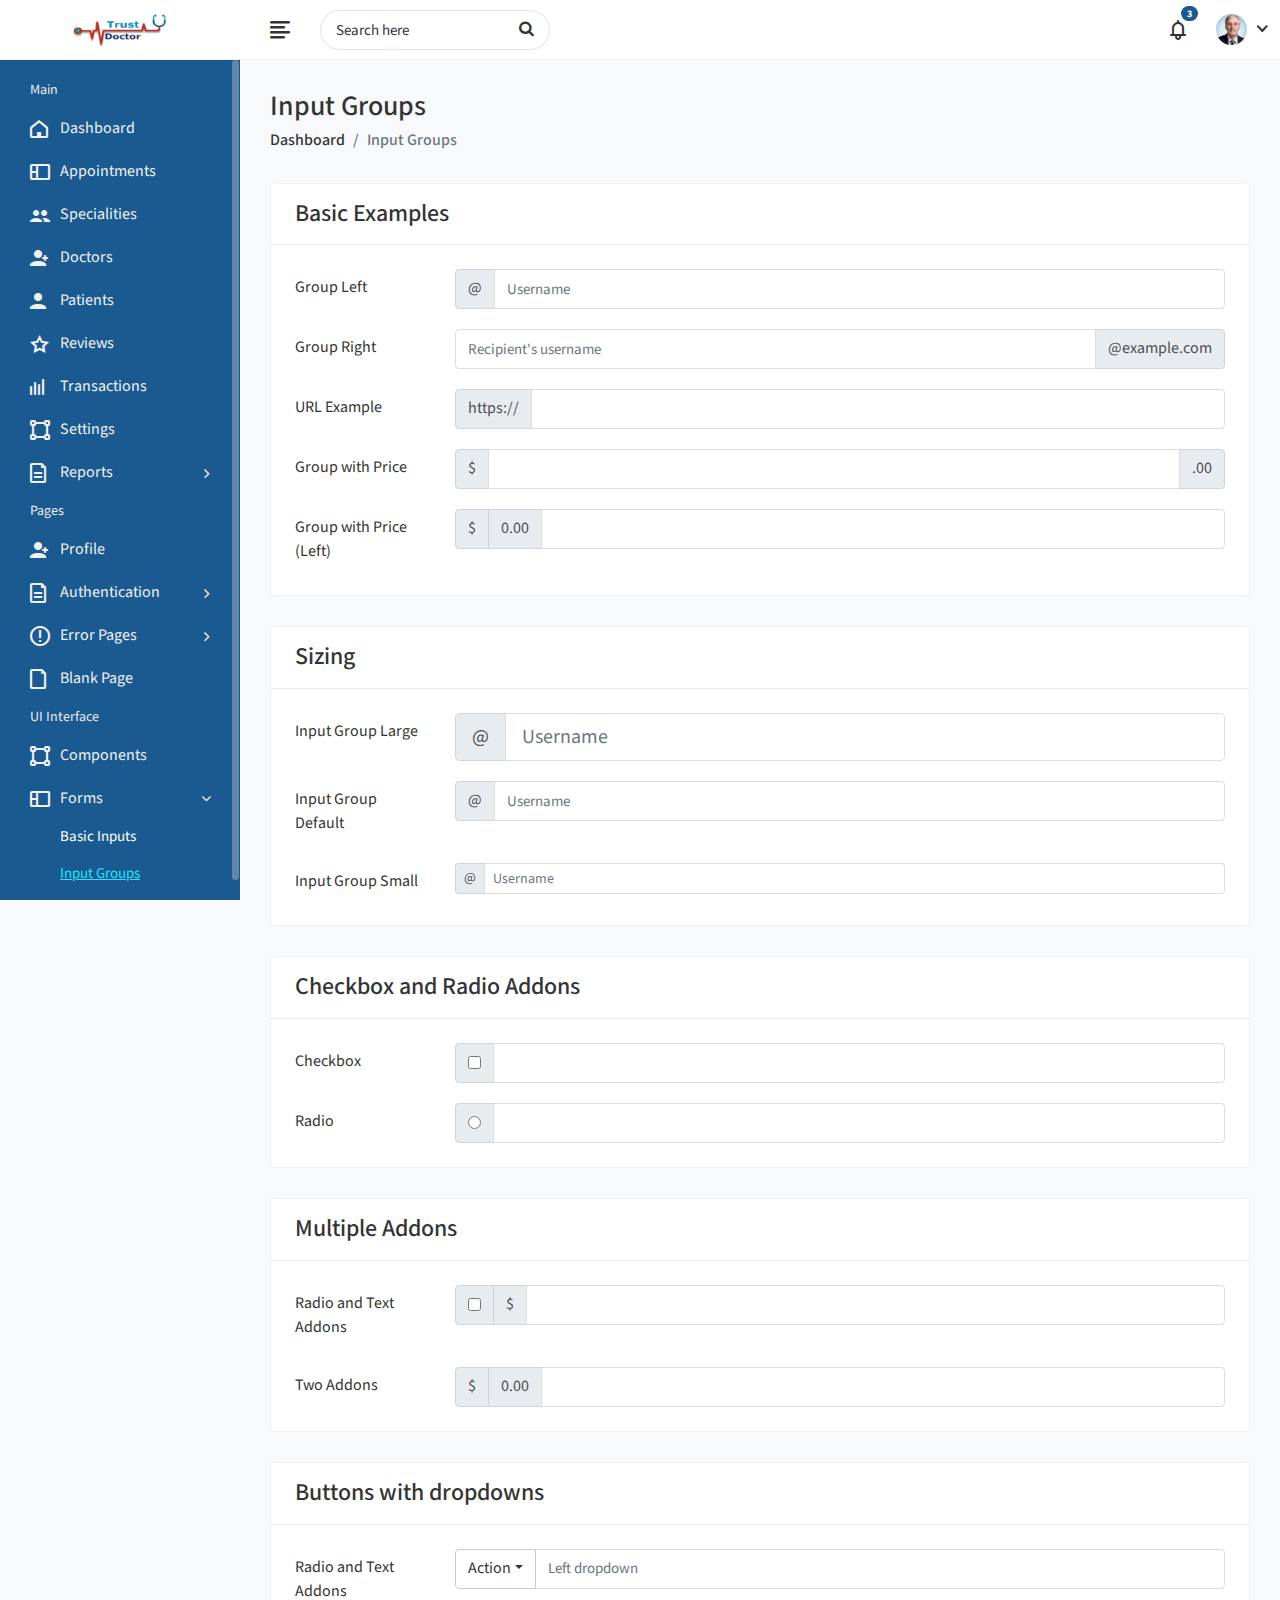
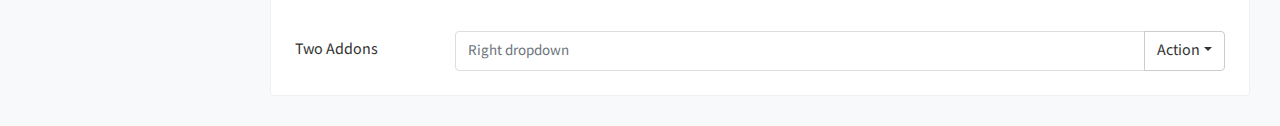
<file: admin/form-input-groups.html>
<!DOCTYPE html>
<html lang="en">
    
<!-- Mirrored from dreamguys.co.in/demo/doccure/admin/form-input-groups.html by HTTrack Website Copier/3.x [XR&CO'2014], Sat, 30 Nov 2019 04:12:54 GMT -->
<head>
        <meta charset="utf-8">
        <meta name="viewport" content="width=device-width, initial-scale=1.0, user-scalable=0">
        <title>Doccure - Form Input Groups</title>
		
		<!-- Favicon -->
        <link rel="shortcut icon" type="image/x-icon" href="assets/img/favicon.png">
		
		<!-- Bootstrap CSS -->
        <link rel="stylesheet" href="assets/css/bootstrap.min.css">
		
		<!-- Fontawesome CSS -->
        <link rel="stylesheet" href="assets/css/font-awesome.min.css">
		
		<!-- Feathericon CSS -->
        <link rel="stylesheet" href="assets/css/feathericon.min.css">
		
		<!-- Main CSS -->
        <link rel="stylesheet" href="assets/css/style.css">
		
		<!--[if lt IE 9]>
			<script src="assets/js/html5shiv.min.js"></script>
			<script src="assets/js/respond.min.js"></script>
		<![endif]-->
    </head>
    <body>
	
		<!-- Main Wrapper -->
        <div class="main-wrapper">
		
			<!-- Header -->
            <div class="header">
			
				<!-- Logo -->
                <div class="header-left">
                    <a href="index.html" class="logo">
						<img src="assets/img/logo.png" alt="Logo">
					</a>
					<a href="index.html" class="logo logo-small">
						<img src="assets/img/logo-small.png" alt="Logo" width="30" height="30">
					</a>
                </div>
				<!-- /Logo -->
				
				<a href="javascript:void(0);" id="toggle_btn">
					<i class="fe fe-text-align-left"></i>
				</a>
				
				<div class="top-nav-search">
					<form>
						<input type="text" class="form-control" placeholder="Search here">
						<button class="btn" type="submit"><i class="fa fa-search"></i></button>
					</form>
				</div>
				
				<!-- Mobile Menu Toggle -->
				<a class="mobile_btn" id="mobile_btn">
					<i class="fa fa-bars"></i>
				</a>
				<!-- /Mobile Menu Toggle -->
				
				<!-- Header Right Menu -->
				<ul class="nav user-menu">

					<!-- Notifications -->
					<li class="nav-item dropdown noti-dropdown">
						<a href="#" class="dropdown-toggle nav-link" data-toggle="dropdown">
							<i class="fe fe-bell"></i> <span class="badge badge-pill">3</span>
						</a>
						<div class="dropdown-menu notifications">
							<div class="topnav-dropdown-header">
								<span class="notification-title">Notifications</span>
								<a href="javascript:void(0)" class="clear-noti"> Clear All </a>
							</div>
							<div class="noti-content">
								<ul class="notification-list">
									<li class="notification-message">
										<a href="#">
											<div class="media">
												<span class="avatar avatar-sm">
													<img class="avatar-img rounded-circle" alt="User Image" src="assets/img/doctors/doctor-thumb-01.jpg">
												</span>
												<div class="media-body">
													<p class="noti-details"><span class="noti-title">Dr. Ruby Perrin</span> Schedule <span class="noti-title">her appointment</span></p>
													<p class="noti-time"><span class="notification-time">4 mins ago</span></p>
												</div>
											</div>
										</a>
									</li>
									<li class="notification-message">
										<a href="#">
											<div class="media">
												<span class="avatar avatar-sm">
													<img class="avatar-img rounded-circle" alt="User Image" src="assets/img/patients/patient1.jpg">
												</span>
												<div class="media-body">
													<p class="noti-details"><span class="noti-title">Charlene Reed</span> has booked her appointment to <span class="noti-title">Dr. Ruby Perrin</span></p>
													<p class="noti-time"><span class="notification-time">6 mins ago</span></p>
												</div>
											</div>
										</a>
									</li>
									<li class="notification-message">
										<a href="#">
											<div class="media">
												<span class="avatar avatar-sm">
													<img class="avatar-img rounded-circle" alt="User Image" src="assets/img/patients/patient2.jpg">
												</span>
												<div class="media-body">
												<p class="noti-details"><span class="noti-title">Travis Trimble</span> sent a amount of $210 for his <span class="noti-title">appointment</span></p>
												<p class="noti-time"><span class="notification-time">8 mins ago</span></p>
												</div>
											</div>
										</a>
									</li>
									<li class="notification-message">
										<a href="#">
											<div class="media">
												<span class="avatar avatar-sm">
													<img class="avatar-img rounded-circle" alt="User Image" src="assets/img/patients/patient3.jpg">
												</span>
												<div class="media-body">
													<p class="noti-details"><span class="noti-title">Carl Kelly</span> send a message <span class="noti-title"> to his doctor</span></p>
													<p class="noti-time"><span class="notification-time">12 mins ago</span></p>
												</div>
											</div>
										</a>
									</li>
								</ul>
							</div>
							<div class="topnav-dropdown-footer">
								<a href="#">View all Notifications</a>
							</div>
						</div>
					</li>
					<!-- /Notifications -->
					
					<!-- User Menu -->
					<li class="nav-item dropdown has-arrow">
						<a href="#" class="dropdown-toggle nav-link" data-toggle="dropdown">
							<span class="user-img"><img class="rounded-circle" src="assets/img/profiles/avatar-01.jpg" width="31" alt="Ryan Taylor"></span>
						</a>
						<div class="dropdown-menu">
							<div class="user-header">
								<div class="avatar avatar-sm">
									<img src="assets/img/profiles/avatar-01.jpg" alt="User Image" class="avatar-img rounded-circle">
								</div>
								<div class="user-text">
									<h6>Ryan Taylor</h6>
									<p class="text-muted mb-0">Administrator</p>
								</div>
							</div>
							<a class="dropdown-item" href="profile.html">My Profile</a>
							<a class="dropdown-item" href="settings.html">Settings</a>
							<a class="dropdown-item" href="login.html">Logout</a>
						</div>
					</li>
					<!-- /User Menu -->
					
				</ul>
				<!-- /Header Right Menu -->
				
            </div>
			<!-- /Header -->
		<!-- Sidebar -->
            <div class="sidebar" id="sidebar">
                <div class="sidebar-inner slimscroll">
					<div id="sidebar-menu" class="sidebar-menu">
						<ul>
							<li class="menu-title"> 
								<span>Main</span>
							</li>
							<li> 
								<a href="index.html"><i class="fe fe-home"></i> <span>Dashboard</span></a>
							</li>
							<li> 
								<a href="appointment-list.html"><i class="fe fe-layout"></i> <span>Appointments</span></a>
							</li>
							<li> 
								<a href="specialities.html"><i class="fe fe-users"></i> <span>Specialities</span></a>
							</li>
							<li> 
								<a href="doctor-list.html"><i class="fe fe-user-plus"></i> <span>Doctors</span></a>
							</li>
							<li> 
								<a href="patient-list.html"><i class="fe fe-user"></i> <span>Patients</span></a>
							</li>
							<li> 
								<a href="reviews.html"><i class="fe fe-star-o"></i> <span>Reviews</span></a>
							</li>
							<li> 
								<a href="transactions-list.html"><i class="fe fe-activity"></i> <span>Transactions</span></a>
							</li>
							<li> 
								<a href="settings.html"><i class="fe fe-vector"></i> <span>Settings</span></a>
							</li>
							<li class="submenu">
								<a href="#"><i class="fe fe-document"></i> <span> Reports</span> <span class="menu-arrow"></span></a>
								<ul style="display: none;">
									<li><a href="invoice-report.html">Invoice Reports</a></li>
								</ul>
							</li>
							<li class="menu-title"> 
								<span>Pages</span>
							</li>
							<li> 
								<a href="profile.html"><i class="fe fe-user-plus"></i> <span>Profile</span></a>
							</li>
							<li class="submenu">
								<a href="#"><i class="fe fe-document"></i> <span> Authentication </span> <span class="menu-arrow"></span></a>
								<ul style="display: none;">
									<li><a href="login.html"> Login </a></li>
									<li><a href="register.html"> Register </a></li>
									<li><a href="forgot-password.html"> Forgot Password </a></li>
									<li><a href="lock-screen.html"> Lock Screen </a></li>
								</ul>
							</li>
							<li class="submenu">
								<a href="#"><i class="fe fe-warning"></i> <span> Error Pages </span> <span class="menu-arrow"></span></a>
								<ul style="display: none;">
									<li><a href="error-404.html">404 Error </a></li>
									<li><a href="error-500.html">500 Error </a></li>
								</ul>
							</li>
							<li> 
								<a href="blank-page.html"><i class="fe fe-file"></i> <span>Blank Page</span></a>
							</li>
							<li class="menu-title"> 
								<span>UI Interface</span>
							</li>
							<li> 
								<a href="components.html"><i class="fe fe-vector"></i> <span>Components</span></a>
							</li>
							<li class="submenu">
								<a href="#"><i class="fe fe-layout"></i> <span> Forms </span> <span class="menu-arrow"></span></a>
								<ul style="display: none;">
									<li><a href="form-basic-inputs.html">Basic Inputs </a></li>
									<li><a class="active" href="form-input-groups.html">Input Groups </a></li>
									<li><a href="form-horizontal.html">Horizontal Form </a></li>
									<li><a href="form-vertical.html"> Vertical Form </a></li>
									<li><a href="form-mask.html"> Form Mask </a></li>
									<li><a href="form-validation.html"> Form Validation </a></li>
								</ul>
							</li>
							<li class="submenu">
								<a href="#"><i class="fe fe-table"></i> <span> Tables </span> <span class="menu-arrow"></span></a>
								<ul style="display: none;">
									<li><a href="tables-basic.html">Basic Tables </a></li>
									<li><a href="data-tables.html">Data Table </a></li>
								</ul>
							</li>
							<li class="submenu">
								<a href="javascript:void(0);"><i class="fe fe-code"></i> <span>Multi Level</span> <span class="menu-arrow"></span></a>
								<ul style="display: none;">
									<li class="submenu">
										<a href="javascript:void(0);"> <span>Level 1</span> <span class="menu-arrow"></span></a>
										<ul style="display: none;">
											<li><a href="javascript:void(0);"><span>Level 2</span></a></li>
											<li class="submenu">
												<a href="javascript:void(0);"> <span> Level 2</span> <span class="menu-arrow"></span></a>
												<ul style="display: none;">
													<li><a href="javascript:void(0);">Level 3</a></li>
													<li><a href="javascript:void(0);">Level 3</a></li>
												</ul>
											</li>
											<li><a href="javascript:void(0);"> <span>Level 2</span></a></li>
										</ul>
									</li>
									<li>
										<a href="javascript:void(0);"> <span>Level 1</span></a>
									</li>
								</ul>
							</li>
						</ul>
					</div>
                </div>
            </div>
			<!-- /Sidebar -->
			
			<!-- Page Wrapper -->
            <div class="page-wrapper">
                <div class="content container-fluid">
					
					<!-- Page Header -->
					<div class="page-header">
						<div class="row">
							<div class="col">
								<h3 class="page-title">Input Groups</h3>
								<ul class="breadcrumb">
									<li class="breadcrumb-item"><a href="index.html">Dashboard</a></li>
									<li class="breadcrumb-item active">Input Groups</li>
								</ul>
							</div>
						</div>
					</div>
					<!-- /Page Header -->
					
					<div class="row">
						<div class="col-lg-12">
							<div class="card">
								<div class="card-header">
									<h4 class="card-title">Basic Examples</h4>
								</div>
								<div class="card-body">
									<form action="#">
										<div class="form-group row">
											<label class="col-form-label col-lg-2">Group Left</label>
											<div class="col-lg-10">
												<div class="input-group">
													<div class="input-group-prepend">
														<span class="input-group-text" id="basic-addon1">@</span>
													</div>
													<input type="text" class="form-control" placeholder="Username" aria-label="Username" aria-describedby="basic-addon1">
												</div>
											</div>
										</div>
										<div class="form-group row">
											<label class="col-form-label col-lg-2">Group Right</label>
											<div class="col-lg-10">
												<div class="input-group">
													<input type="text" class="form-control" placeholder="Recipient's username" aria-label="Recipient's username" aria-describedby="basic-addon2">
													<div class="input-group-append">
														<span class="input-group-text" id="basic-addon2">@example.com</span>
													</div>
												</div>
											</div>
										</div>
										<div class="form-group row">
											<label class="col-form-label col-lg-2">URL Example</label>
											<div class="col-lg-10">
												<div class="input-group">
													<div class="input-group-prepend">
														<span class="input-group-text">https://</span>
													</div>
													<input type="text" class="form-control">
												</div>
											</div>
										</div>

										<div class="form-group row">
											<label class="col-form-label col-lg-2">Group with Price</label>
											<div class="col-lg-10">
												<div class="input-group">
													<div class="input-group-prepend">
														<span class="input-group-text">$</span>
													</div>
													<input type="text" class="form-control">
													<div class="input-group-append">
														<span class="input-group-text">.00</span>
													</div>
												</div>
											</div>
										</div>

										<div class="form-group row mb-0">
											<label class="col-form-label col-lg-2">Group with Price (Left)</label>
											<div class="col-lg-10">
												<div class="input-group">
													<div class="input-group-prepend">
														<span class="input-group-text">$</span>
													</div>
													<div class="input-group-prepend">
														<span class="input-group-text">0.00</span>
													</div>
													<input type="text" class="form-control">
												</div>
											</div>
										</div>
									</form>
								</div>
							</div>
							<div class="card">
								<div class="card-header">
									<h4 class="card-title">Sizing</h4>
								</div>
								<div class="card-body">
									<form action="#">
										<div class="form-group row">
											<label class="col-form-label col-lg-2">Input Group Large</label>
											<div class="col-lg-10">
												<div class="input-group input-group-lg">
													<div class="input-group-prepend">
														<span class="input-group-text" id="sizing-addon1">@</span>
													</div>
													<input type="text" class="form-control" placeholder="Username" aria-describedby="sizing-addon1">
												</div>
											</div>
										</div>
										<div class="form-group row">
											<label class="col-form-label col-lg-2">Input Group Default</label>
											<div class="col-lg-10">
												<div class="input-group">
													<div class="input-group-prepend">
														<span class="input-group-text" id="sizing-addon2">@</span>
													</div>
													<input type="text" class="form-control" placeholder="Username" aria-describedby="sizing-addon2">
												</div>
											</div>
										</div>
										<div class="form-group row mb-0">
											<label class="col-form-label col-lg-2">Input Group Small</label>
											<div class="col-lg-10">
												<div class="input-group input-group-sm">
													<div class="input-group-prepend">
														<span class="input-group-text" id="sizing-addon3">@</span>
													</div>
													<input type="text" class="form-control" placeholder="Username" aria-describedby="sizing-addon3">
												</div>
											</div>
										</div>
									</form>
								</div>
							</div>
							<div class="card">
								<div class="card-header">
									<h4 class="card-title">Checkbox and Radio Addons</h4>
								</div>
								<div class="card-body">
									<form action="#">
										<div class="form-group row">
											<label class="col-form-label col-lg-2">Checkbox</label>
											<div class="col-lg-10">
												<div class="input-group">
													<div class="input-group-prepend">
														<span class="input-group-text">
															<input type="checkbox">
														</span>
													</div>
													<input type="text" class="form-control">
												</div>
											</div>
										</div>
										<div class="form-group row mb-0">
											<label class="col-form-label col-lg-2">Radio</label>
											<div class="col-lg-10">
												<div class="input-group">
													<div class="input-group-prepend">
														<span class="input-group-text">
															<input type="radio">
														</span>
													</div>
													<input type="text" class="form-control">
												</div>
											</div>
										</div>
									</form>
								</div>
							</div>
							<div class="card">
								<div class="card-header">
									<h4 class="card-title">Multiple Addons</h4>
								</div>
								<div class="card-body">
									<form action="#">
										<div class="form-group row">
											<label class="col-form-label col-lg-2">Radio and Text Addons</label>
											<div class="col-lg-10">
												<div class="input-group">
													<div class="input-group-prepend">
														<span class="input-group-text">
															<input type="checkbox">
														</span>
													</div>
													<div class="input-group-prepend">
														<span class="input-group-text">$</span>
													</div>
													<input type="text" class="form-control">
												</div>
											</div>
										</div>
										<div class="form-group row mb-0">
											<label class="col-form-label col-lg-2">Two Addons</label>
											<div class="col-lg-10">
												<div class="input-group">
													<div class="input-group-prepend">
														<span class="input-group-text">$</span>
													</div>
													<div class="input-group-prepend">
														<span class="input-group-text">0.00</span>
													</div>
													<input type="text" class="form-control">
												</div>
											</div>
										</div>
									</form>
								</div>
							</div>
							<div class="card">
								<div class="card-header">
									<h4 class="card-title">Buttons with dropdowns</h4>
								</div>
								<div class="card-body">
									<form action="#">
										<div class="form-group row">
											<label class="col-form-label col-lg-2">Radio and Text Addons</label>
											<div class="col-lg-10">
												<div class="input-group">
													<div class="input-group-prepend">
														<button type="button" class="btn btn-white dropdown-toggle" data-toggle="dropdown">Action</button>
														<div class="dropdown-menu">
															<a class="dropdown-item" href="#">Action</a>
															<a class="dropdown-item" href="#">Another action</a>
															<a class="dropdown-item" href="#">Something else here</a>
															<div role="separator" class="dropdown-divider"></div>
															<a class="dropdown-item" href="#">Separated link</a>
														</div>
													</div>
													<input type="text" class="form-control" placeholder="Left dropdown">
												</div>
											</div>
										</div>

										<div class="form-group row mb-0">
											<label class="col-form-label col-lg-2">Two Addons</label>
											<div class="col-lg-10">
												<div class="input-group">
													<input type="text" class="form-control" placeholder="Right dropdown">
													<div class="input-group-append">
														<button type="button" class="btn btn-white dropdown-toggle" data-toggle="dropdown">Action</button>
														<div class="dropdown-menu dropdown-menu-right">
															<a class="dropdown-item" href="#">Action</a>
															<a class="dropdown-item" href="#">Another action</a>
															<a class="dropdown-item" href="#">Something else here</a>
															<div role="separator" class="dropdown-divider"></div>
															<a class="dropdown-item" href="#">Separated link</a>
														</div>
													</div>
												</div>
											</div>
										</div>
									</form>
								</div>
							</div>
						</div>
					</div>
				
				</div>			
			</div>
			<!-- /Main Wrapper -->
		
        </div>
		<!-- /Main Wrapper -->
		
		<!-- jQuery -->
        <script src="assets/js/jquery-3.2.1.min.js"></script>
		
		<!-- Bootstrap Core JS -->
        <script src="assets/js/popper.min.js"></script>
        <script src="assets/js/bootstrap.min.js"></script>
		
		<!-- Slimscroll JS -->
        <script src="assets/plugins/slimscroll/jquery.slimscroll.min.js"></script>
		
		<!-- Custom JS -->
		<script  src="assets/js/script.js"></script>
		
    </body>

<!-- Mirrored from dreamguys.co.in/demo/doccure/admin/form-input-groups.html by HTTrack Website Copier/3.x [XR&CO'2014], Sat, 30 Nov 2019 04:12:54 GMT -->
</html>
</file>
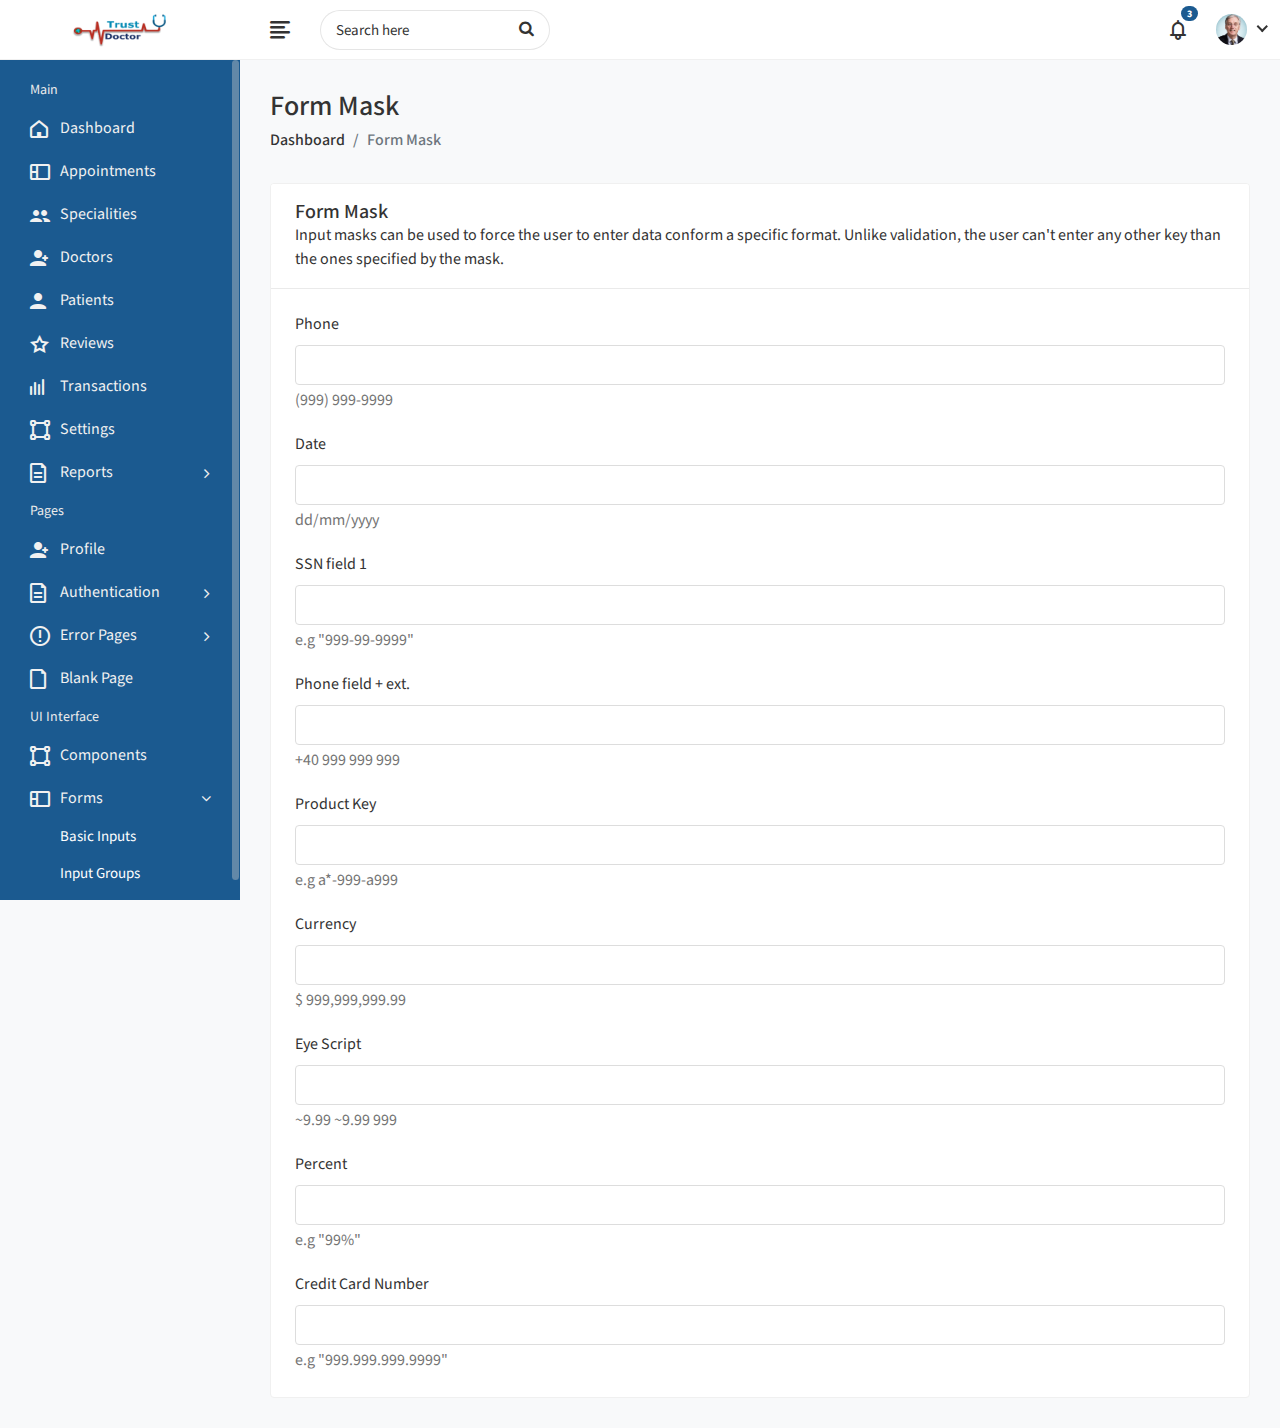
<file: admin/form-mask.html>
<!DOCTYPE html>
<html lang="en">
    
<!-- Mirrored from dreamguys.co.in/demo/doccure/admin/form-mask.html by HTTrack Website Copier/3.x [XR&CO'2014], Sat, 30 Nov 2019 04:12:55 GMT -->
<head>
        <meta charset="utf-8">
        <meta name="viewport" content="width=device-width, initial-scale=1.0, user-scalable=0">
        <title>Doccure - Form Mask</title>
		
		<!-- Favicon -->
        <link rel="shortcut icon" type="image/x-icon" href="assets/img/favicon.png">
		
		<!-- Bootstrap CSS -->
        <link rel="stylesheet" href="assets/css/bootstrap.min.css">
		
		<!-- Fontawesome CSS -->
        <link rel="stylesheet" href="assets/css/font-awesome.min.css">
		
		<!-- Feathericon CSS -->
        <link rel="stylesheet" href="assets/css/feathericon.min.css">
		
		<!-- Main CSS -->
        <link rel="stylesheet" href="assets/css/style.css">
		
		<!--[if lt IE 9]>
			<script src="assets/js/html5shiv.min.js"></script>
			<script src="assets/js/respond.min.js"></script>
		<![endif]-->
    </head>
    <body>
	
		<!-- Main Wrapper -->
        <div class="main-wrapper">
		
			<!-- Header -->
            <div class="header">
			
				<!-- Logo -->
                <div class="header-left">
                    <a href="index.html" class="logo">
						<img src="assets/img/logo.png" alt="Logo">
					</a>
					<a href="index.html" class="logo logo-small">
						<img src="assets/img/logo-small.png" alt="Logo" width="30" height="30">
					</a>
                </div>
				<!-- /Logo -->
				
				<a href="javascript:void(0);" id="toggle_btn">
					<i class="fe fe-text-align-left"></i>
				</a>
				
				<div class="top-nav-search">
					<form>
						<input type="text" class="form-control" placeholder="Search here">
						<button class="btn" type="submit"><i class="fa fa-search"></i></button>
					</form>
				</div>
				
				<!-- Mobile Menu Toggle -->
				<a class="mobile_btn" id="mobile_btn">
					<i class="fa fa-bars"></i>
				</a>
				<!-- /Mobile Menu Toggle -->
				
				<!-- Header Right Menu -->
				<ul class="nav user-menu">

					<!-- Notifications -->
					<li class="nav-item dropdown noti-dropdown">
						<a href="#" class="dropdown-toggle nav-link" data-toggle="dropdown">
							<i class="fe fe-bell"></i> <span class="badge badge-pill">3</span>
						</a>
						<div class="dropdown-menu notifications">
							<div class="topnav-dropdown-header">
								<span class="notification-title">Notifications</span>
								<a href="javascript:void(0)" class="clear-noti"> Clear All </a>
							</div>
							<div class="noti-content">
								<ul class="notification-list">
									<li class="notification-message">
										<a href="#">
											<div class="media">
												<span class="avatar avatar-sm">
													<img class="avatar-img rounded-circle" alt="User Image" src="assets/img/doctors/doctor-thumb-01.jpg">
												</span>
												<div class="media-body">
													<p class="noti-details"><span class="noti-title">Dr. Ruby Perrin</span> Schedule <span class="noti-title">her appointment</span></p>
													<p class="noti-time"><span class="notification-time">4 mins ago</span></p>
												</div>
											</div>
										</a>
									</li>
									<li class="notification-message">
										<a href="#">
											<div class="media">
												<span class="avatar avatar-sm">
													<img class="avatar-img rounded-circle" alt="User Image" src="assets/img/patients/patient1.jpg">
												</span>
												<div class="media-body">
													<p class="noti-details"><span class="noti-title">Charlene Reed</span> has booked her appointment to <span class="noti-title">Dr. Ruby Perrin</span></p>
													<p class="noti-time"><span class="notification-time">6 mins ago</span></p>
												</div>
											</div>
										</a>
									</li>
									<li class="notification-message">
										<a href="#">
											<div class="media">
												<span class="avatar avatar-sm">
													<img class="avatar-img rounded-circle" alt="User Image" src="assets/img/patients/patient2.jpg">
												</span>
												<div class="media-body">
												<p class="noti-details"><span class="noti-title">Travis Trimble</span> sent a amount of $210 for his <span class="noti-title">appointment</span></p>
												<p class="noti-time"><span class="notification-time">8 mins ago</span></p>
												</div>
											</div>
										</a>
									</li>
									<li class="notification-message">
										<a href="#">
											<div class="media">
												<span class="avatar avatar-sm">
													<img class="avatar-img rounded-circle" alt="User Image" src="assets/img/patients/patient3.jpg">
												</span>
												<div class="media-body">
													<p class="noti-details"><span class="noti-title">Carl Kelly</span> send a message <span class="noti-title"> to his doctor</span></p>
													<p class="noti-time"><span class="notification-time">12 mins ago</span></p>
												</div>
											</div>
										</a>
									</li>
								</ul>
							</div>
							<div class="topnav-dropdown-footer">
								<a href="#">View all Notifications</a>
							</div>
						</div>
					</li>
					<!-- /Notifications -->
					
					<!-- User Menu -->
					<li class="nav-item dropdown has-arrow">
						<a href="#" class="dropdown-toggle nav-link" data-toggle="dropdown">
							<span class="user-img"><img class="rounded-circle" src="assets/img/profiles/avatar-01.jpg" width="31" alt="Ryan Taylor"></span>
						</a>
						<div class="dropdown-menu">
							<div class="user-header">
								<div class="avatar avatar-sm">
									<img src="assets/img/profiles/avatar-01.jpg" alt="User Image" class="avatar-img rounded-circle">
								</div>
								<div class="user-text">
									<h6>Ryan Taylor</h6>
									<p class="text-muted mb-0">Administrator</p>
								</div>
							</div>
							<a class="dropdown-item" href="profile.html">My Profile</a>
							<a class="dropdown-item" href="settings.html">Settings</a>
							<a class="dropdown-item" href="login.html">Logout</a>
						</div>
					</li>
					<!-- /User Menu -->
					
				</ul>
				<!-- /Header Right Menu -->
				
            </div>
			<!-- /Header -->
		<!-- Sidebar -->
            <div class="sidebar" id="sidebar">
                <div class="sidebar-inner slimscroll">
					<div id="sidebar-menu" class="sidebar-menu">
						<ul>
							<li class="menu-title"> 
								<span>Main</span>
							</li>
							<li> 
								<a href="index.html"><i class="fe fe-home"></i> <span>Dashboard</span></a>
							</li>
							<li> 
								<a href="appointment-list.html"><i class="fe fe-layout"></i> <span>Appointments</span></a>
							</li>
							<li> 
								<a href="specialities.html"><i class="fe fe-users"></i> <span>Specialities</span></a>
							</li>
							<li> 
								<a href="doctor-list.html"><i class="fe fe-user-plus"></i> <span>Doctors</span></a>
							</li>
							<li> 
								<a href="patient-list.html"><i class="fe fe-user"></i> <span>Patients</span></a>
							</li>
							<li> 
								<a href="reviews.html"><i class="fe fe-star-o"></i> <span>Reviews</span></a>
							</li>
							<li> 
								<a href="transactions-list.html"><i class="fe fe-activity"></i> <span>Transactions</span></a>
							</li>
							<li> 
								<a href="settings.html"><i class="fe fe-vector"></i> <span>Settings</span></a>
							</li>
							<li class="submenu">
								<a href="#"><i class="fe fe-document"></i> <span> Reports</span> <span class="menu-arrow"></span></a>
								<ul style="display: none;">
									<li><a href="invoice-report.html">Invoice Reports</a></li>
								</ul>
							</li>
							<li class="menu-title"> 
								<span>Pages</span>
							</li>
							<li> 
								<a href="profile.html"><i class="fe fe-user-plus"></i> <span>Profile</span></a>
							</li>
							<li class="submenu">
								<a href="#"><i class="fe fe-document"></i> <span> Authentication </span> <span class="menu-arrow"></span></a>
								<ul style="display: none;">
									<li><a href="login.html"> Login </a></li>
									<li><a href="register.html"> Register </a></li>
									<li><a href="forgot-password.html"> Forgot Password </a></li>
									<li><a href="lock-screen.html"> Lock Screen </a></li>
								</ul>
							</li>
							<li class="submenu">
								<a href="#"><i class="fe fe-warning"></i> <span> Error Pages </span> <span class="menu-arrow"></span></a>
								<ul style="display: none;">
									<li><a href="error-404.html">404 Error </a></li>
									<li><a href="error-500.html">500 Error </a></li>
								</ul>
							</li>
							<li> 
								<a href="blank-page.html"><i class="fe fe-file"></i> <span>Blank Page</span></a>
							</li>
							<li class="menu-title"> 
								<span>UI Interface</span>
							</li>
							<li> 
								<a href="components.html"><i class="fe fe-vector"></i> <span>Components</span></a>
							</li>
							<li class="submenu">
								<a href="#"><i class="fe fe-layout"></i> <span> Forms </span> <span class="menu-arrow"></span></a>
								<ul style="display: none;">
									<li><a href="form-basic-inputs.html">Basic Inputs </a></li>
									<li><a href="form-input-groups.html">Input Groups </a></li>
									<li><a href="form-horizontal.html">Horizontal Form </a></li>
									<li><a href="form-vertical.html"> Vertical Form </a></li>
									<li><a class="active" href="form-mask.html"> Form Mask </a></li>
									<li><a href="form-validation.html"> Form Validation </a></li>
								</ul>
							</li>
							<li class="submenu">
								<a href="#"><i class="fe fe-table"></i> <span> Tables </span> <span class="menu-arrow"></span></a>
								<ul style="display: none;">
									<li><a href="tables-basic.html">Basic Tables </a></li>
									<li><a href="data-tables.html">Data Table </a></li>
								</ul>
							</li>
							<li class="submenu">
								<a href="javascript:void(0);"><i class="fe fe-code"></i> <span>Multi Level</span> <span class="menu-arrow"></span></a>
								<ul style="display: none;">
									<li class="submenu">
										<a href="javascript:void(0);"> <span>Level 1</span> <span class="menu-arrow"></span></a>
										<ul style="display: none;">
											<li><a href="javascript:void(0);"><span>Level 2</span></a></li>
											<li class="submenu">
												<a href="javascript:void(0);"> <span> Level 2</span> <span class="menu-arrow"></span></a>
												<ul style="display: none;">
													<li><a href="javascript:void(0);">Level 3</a></li>
													<li><a href="javascript:void(0);">Level 3</a></li>
												</ul>
											</li>
											<li><a href="javascript:void(0);"> <span>Level 2</span></a></li>
										</ul>
									</li>
									<li>
										<a href="javascript:void(0);"> <span>Level 1</span></a>
									</li>
								</ul>
							</li>
						</ul>
					</div>
                </div>
            </div>
			<!-- /Sidebar -->
			
			<!-- Page Wrapper -->
            <div class="page-wrapper">
                <div class="content container-fluid">
				
					<!-- Page Header -->
					<div class="page-header">
						<div class="row">
							<div class="col-sm-12">
								<h3 class="page-title">Form Mask</h3>
								<ul class="breadcrumb">
									<li class="breadcrumb-item"><a href="index.html">Dashboard</a></li>
									<li class="breadcrumb-item active">Form Mask</li>
								</ul>
							</div>
						</div>
					</div>
					<!-- /Page Header -->
					
					<div class="row">
						<div class="col-sm-12">
							<div class="card">
								<div class="card-header">
									<h5 class="card-title">Form Mask</h5>
									<p class="card-text">Input masks can be used to force the user to enter data conform a specific format. Unlike validation, the user can't enter any other key than the ones specified by the mask.</p>
								</div>
								<div class="card-body">
									<form action="#">
										<div class="form-group">
											<label>Phone</label>
											<input type="text" id="phone" class="form-control">
											<span class="form-text text-muted">(999) 999-9999</span>
										</div>
										<div class="form-group">
											<label>Date</label>
											<input type="text" id="date" class="form-control">
											<span class="form-text text-muted">dd/mm/yyyy</span>
										</div>
										<div class="form-group">
											<label>SSN field 1</label>
											<input type="text" id="ssn" class="form-control">
											<span class="form-text text-muted">e.g "999-99-9999"</span>
										</div>
										<div class="form-group">
											<label>Phone field + ext.</label>
											<input type="text" id="phoneExt" class="form-control">
											<span class="form-text text-muted">+40 999 999 999</span>
										</div>
										<div class="form-group">
											<label>Product Key</label>
											<input type="text" id="product" class="form-control">
											<span class="form-text text-muted">e.g a*-999-a999</span>
										</div>
										<div class="form-group">
											<label>Currency</label>
											<input type="text" id="currency" class="form-control">
											<span class="form-text text-muted">$ 999,999,999.99</span>
										</div>
										<div class="form-group">
											<label>Eye Script</label>
											<input type="text" id="eyescript" class="form-control">
											<span class="form-text text-muted">~9.99 ~9.99 999</span>
										</div>
										<div class="form-group">
											<label>Percent</label>
											<input type="text" id="pct" class="form-control">
											<span class="form-text text-muted">e.g "99%"</span>
										</div>
										<div class="form-group mb-0">
											<label>Credit Card Number</label>
											<input type="text" class="form-control" id="ccn">
											<span class="form-text text-muted">e.g "999.999.999.9999"</span>
										</div>
									</form>
								</div>
							</div>
						</div>
					</div>
				
				</div>			
			</div>
			<!-- /Page Wrapper -->
		
        </div>
		<!-- /Main Wrapper -->
		
		<!-- jQuery -->
        <script src="assets/js/jquery-3.2.1.min.js"></script>
		
		<!-- Bootstrap Core JS -->
        <script src="assets/js/popper.min.js"></script>
        <script src="assets/js/bootstrap.min.js"></script>
		
		<!-- Slimscroll JS -->
        <script src="assets/plugins/slimscroll/jquery.slimscroll.min.js"></script>
		
		<!-- Mask JS -->
		<script src="assets/js/jquery.maskedinput.min.js"></script>
        <script src="assets/js/mask.js"></script>
		
		<!-- Custom JS -->
		<script src="assets/js/script.js"></script>
		
    </body>

<!-- Mirrored from dreamguys.co.in/demo/doccure/admin/form-mask.html by HTTrack Website Copier/3.x [XR&CO'2014], Sat, 30 Nov 2019 04:12:56 GMT -->
</html>
</file>
<file: admin/assets/plugins/morris/morris.css>
.morris-hover{position:absolute;z-index:1000}.morris-hover.morris-default-style{border-radius:10px;padding:6px;color:#666;background:rgba(255,255,255,0.8);border:solid 2px rgba(230,230,230,0.8);font-family:sans-serif;font-size:12px;text-align:center}.morris-hover.morris-default-style .morris-hover-row-label{font-weight:bold;margin:0.25em 0}
.morris-hover.morris-default-style .morris-hover-point{white-space:nowrap;margin:0.1em 0}
</file>
<file: admin/assets/css/feathericon.min.css>
@charset "utf-8";@font-face{font-family:feathericon;src:url(../fonts/feathericon.eot);src:url(../fonts/feathericond41d.eot?#iefix) format('embedded-opentype'),url(../fonts/feathericon.woff) format('woff'),url(../fonts/feathericon.ttf) format('truetype'),url(../fonts/feathericon.svg) format('svg');font-weight:400;font-style:normal}.fe{display:inline-block;font:normal normal normal 16px feathericon;font-size:inherit;text-rendering:auto;-webkit-font-smoothing:antialiased;-moz-osx-font-smoothing:grayscale}.fe-activity:before{content:"\f1e2"}.fe-add-cart:before{content:"\f1e6"}.fe-align-bottom:before{content:"\f1bf"}.fe-align-center:before{content:"\f195"}.fe-align-left:before{content:"\f196"}.fe-align-right:before{content:"\f197"}.fe-align-top:before{content:"\f1c0"}.fe-align-vertically:before{content:"\f1c1"}.fe-angry:before{content:"\f1b6"}.fe-app-menu:before{content:"\f198"}.fe-apron:before{content:"\f1fb"}.fe-arrow-down:before{content:"\f100"}.fe-arrow-left:before{content:"\f101"}.fe-arrow-right:before{content:"\f102"}.fe-arrow-up:before{content:"\f103"}.fe-artboard:before{content:"\f104"}.fe-audio-player:before{content:"\f199"}.fe-backward:before{content:"\f180"}.fe-bar:before{content:"\f105"}.fe-bar-chart:before{content:"\f106"}.fe-beer:before{content:"\f107"}.fe-beginner:before{content:"\f1f7"}.fe-bell:before{content:"\f108"}.fe-birthday-cake:before{content:"\f163"}.fe-bold:before{content:"\f179"}.fe-bolt:before{content:"\f1e3"}.fe-book:before{content:"\f109"}.fe-bookmark:before{content:"\f170"}.fe-bread:before{content:"\f206"}.fe-browser:before{content:"\f10b"}.fe-brush:before{content:"\f10c"}.fe-bug:before{content:"\f10d"}.fe-building:before{content:"\f10e"}.fe-bus:before{content:"\f1fe"}.fe-cage:before{content:"\f1e7"}.fe-calendar:before{content:"\f10f"}.fe-camera:before{content:"\f110"}.fe-car:before{content:"\f1ff"}.fe-cart:before{content:"\f1e8"}.fe-check:before{content:"\f111"}.fe-check-circle:before{content:"\f19a"}.fe-check-circle-o:before{content:"\f19b"}.fe-check-verified:before{content:"\f19c"}.fe-clock:before{content:"\f113"}.fe-close:before{content:"\f114"}.fe-cloud:before{content:"\f115"}.fe-cocktail:before{content:"\f116"}.fe-code:before{content:"\f117"}.fe-codepen:before{content:"\f1d3"}.fe-coffee:before{content:"\f166"}.fe-columns:before{content:"\f118"}.fe-comment:before{content:"\f119"}.fe-comment-o:before{content:"\f1d2"}.fe-commenting:before{content:"\f11a"}.fe-comments:before{content:"\f11b"}.fe-compress:before{content:"\f181"}.fe-credit-card:before{content:"\f1e9"}.fe-crop:before{content:"\f1c2"}.fe-cry:before{content:"\f1b7"}.fe-cutlery:before{content:"\f19d"}.fe-delete-link:before{content:"\f19e"}.fe-desktop:before{content:"\f11d"}.fe-diamond:before{content:"\f11e"}.fe-difference:before{content:"\f1c3"}.fe-disabled:before{content:"\f11f"}.fe-disappointed:before{content:"\f1b8"}.fe-distribute-horizontally:before{content:"\f1cf"}.fe-distribute-vertically:before{content:"\f1c5"}.fe-document:before{content:"\f19f"}.fe-donut:before{content:"\f1f9"}.fe-download:before{content:"\f120"}.fe-drop-down:before{content:"\f121"}.fe-drop-left:before{content:"\f122"}.fe-drop-right:before{content:"\f123"}.fe-drop-up:before{content:"\f124"}.fe-edit:before{content:"\f17f"}.fe-eject:before{content:"\f182"}.fe-elipsis-h:before{content:"\f125"}.fe-elipsis-v:before{content:"\f126"}.fe-equalizer:before{content:"\f1a0"}.fe-eraser:before{content:"\f1c6"}.fe-expand:before{content:"\f183"}.fe-export:before{content:"\f16e"}.fe-eye:before{content:"\f127"}.fe-facebook:before{content:"\f1d4"}.fe-fast-backward:before{content:"\f184"}.fe-fast-forward:before{content:"\f185"}.fe-feather:before{content:"\f174"}.fe-feed:before{content:"\f128"}.fe-file:before{content:"\f1b1"}.fe-file-audio:before{content:"\f1b2"}.fe-file-excel:before{content:"\f1a2"}.fe-file-image:before{content:"\f1b3"}.fe-file-movie:before{content:"\f1b4"}.fe-file-powerpoint:before{content:"\f1a3"}.fe-file-word:before{content:"\f1a4"}.fe-file-zip:before{content:"\f1b5"}.fe-filter:before{content:"\f173"}.fe-flag:before{content:"\f129"}.fe-folder:before{content:"\f12a"}.fe-folder-open:before{content:"\f176"}.fe-fork:before{content:"\f12b"}.fe-forward:before{content:"\f186"}.fe-frowing:before{content:"\f1b9"}.fe-frying-pan:before{content:"\f207"}.fe-gamepad:before{content:"\f191"}.fe-gear:before{content:"\f1a5"}.fe-gift:before{content:"\f1ea"}.fe-git:before{content:"\f1d5"}.fe-github:before{content:"\f1d6"}.fe-github-alt:before{content:"\f1d7"}.fe-globe:before{content:"\f12c"}.fe-google:before{content:"\f1d8"}.fe-google-plus:before{content:"\f1d9"}.fe-hash:before{content:"\f12d"}.fe-headphone:before{content:"\f18e"}.fe-heart:before{content:"\f12e"}.fe-heart-o:before{content:"\f167"}.fe-home:before{content:"\f12f"}.fe-import:before{content:"\f16f"}.fe-info:before{content:"\f130"}.fe-insert-link:before{content:"\f1a6"}.fe-instagram:before{content:"\f1da"}.fe-intersect:before{content:"\f1c7"}.fe-italic:before{content:"\f17a"}.fe-key:before{content:"\f131"}.fe-keyboard:before{content:"\f132"}.fe-kitchen-cooker:before{content:"\f1a7"}.fe-laptop:before{content:"\f133"}.fe-layer:before{content:"\f18c"}.fe-layout:before{content:"\f134"}.fe-line-chart:before{content:"\f135"}.fe-link:before{content:"\f136"}.fe-link-external:before{content:"\f137"}.fe-list-bullet:before{content:"\f17c"}.fe-list-order:before{content:"\f17d"}.fe-list-task:before{content:"\f17e"}.fe-location:before{content:"\f138"}.fe-lock:before{content:"\f139"}.fe-login:before{content:"\f13a"}.fe-logout:before{content:"\f13b"}.fe-loop:before{content:"\f192"}.fe-magic:before{content:"\f177"}.fe-mail:before{content:"\f13c"}.fe-map:before{content:"\f16d"}.fe-mask:before{content:"\f1c8"}.fe-medal:before{content:"\f13d"}.fe-megaphone:before{content:"\f13e"}.fe-mention:before{content:"\f164"}.fe-messanger:before{content:"\f1e1"}.fe-minus:before{content:"\f140"}.fe-mitarashi-dango:before{content:"\f208"}.fe-mobile:before{content:"\f141"}.fe-money:before{content:"\f1a8"}.fe-moon:before{content:"\f1ef"}.fe-mouse:before{content:"\f142"}.fe-music:before{content:"\f175"}.fe-notice-active:before{content:"\f200"}.fe-notice-off:before{content:"\f201"}.fe-notice-on:before{content:"\f202"}.fe-notice-push:before{content:"\f203"}.fe-octpus:before{content:"\f1fc"}.fe-open-mouth:before{content:"\f1ba"}.fe-palette:before{content:"\f165"}.fe-paper-plane:before{content:"\f178"}.fe-pause:before{content:"\f187"}.fe-pencil:before{content:"\f144"}.fe-phone:before{content:"\f145"}.fe-picture:before{content:"\f1a9"}.fe-picture-square:before{content:"\f1e4"}.fe-pie-chart:before{content:"\f146"}.fe-pinterest:before{content:"\f1db"}.fe-pizza:before{content:"\f147"}.fe-play:before{content:"\f188"}.fe-plug:before{content:"\f18f"}.fe-plus:before{content:"\f148"}.fe-pocket:before{content:"\f1dc"}.fe-pot:before{content:"\f1aa"}.fe-print:before{content:"\f171"}.fe-prototype:before{content:"\f149"}.fe-question:before{content:"\f14a"}.fe-quote-left:before{content:"\f14b"}.fe-quote-right:before{content:"\f14c"}.fe-rage:before{content:"\f1bb"}.fe-random:before{content:"\f189"}.fe-remove-cart:before{content:"\f1eb"}.fe-rice-cracker:before{content:"\f1fa"}.fe-rocket:before{content:"\f14d"}.fe-scale:before{content:"\f1c9"}.fe-search:before{content:"\f14e"}.fe-search-minus:before{content:"\f16a"}.fe-search-plus:before{content:"\f16b"}.fe-share:before{content:"\f14f"}.fe-shield:before{content:"\f172"}.fe-shopping-bag:before{content:"\f1ec"}.fe-sitemap:before{content:"\f150"}.fe-smile:before{content:"\f1bc"}.fe-smile-alt:before{content:"\f1bd"}.fe-smile-heart:before{content:"\f1f6"}.fe-smile-plus:before{content:"\f1f5"}.fe-speaker:before{content:"\f1ab"}.fe-squid:before{content:"\f1fd"}.fe-star:before{content:"\f151"}.fe-star-o:before{content:"\f168"}.fe-step-backward:before{content:"\f1d0"}.fe-step-forward:before{content:"\f1d1"}.fe-stop:before{content:"\f18b"}.fe-subtract:before{content:"\f1ca"}.fe-sunny-o:before{content:"\f1f0"}.fe-sunrise:before{content:"\f1f1"}.fe-sync:before{content:"\f194"}.fe-table:before{content:"\f1ac"}.fe-tablet:before{content:"\f152"}.fe-tag:before{content:"\f153"}.fe-target:before{content:"\f1f3"}.fe-taxi:before{content:"\f204"}.fe-terminal:before{content:"\f154"}.fe-text-align-center:before{content:"\f1cb"}.fe-text-align-justify:before{content:"\f1e5"}.fe-text-align-left:before{content:"\f1cc"}.fe-text-align-right:before{content:"\f1cd"}.fe-text-size:before{content:"\f17b"}.fe-ticket:before{content:"\f155"}.fe-tiled:before{content:"\f156"}.fe-timeline:before{content:"\f1ad"}.fe-tired:before{content:"\f1be"}.fe-train:before{content:"\f1f8"}.fe-trash:before{content:"\f157"}.fe-trophy:before{content:"\f158"}.fe-truck:before{content:"\f1ed"}.fe-tumbler-glass:before{content:"\f209"}.fe-twitter:before{content:"\f1dd"}.fe-umbrella:before{content:"\f1f2"}.fe-underline:before{content:"\f1ae"}.fe-union:before{content:"\f1ce"}.fe-unlock:before{content:"\f169"}.fe-upload:before{content:"\f159"}.fe-usb:before{content:"\f190"}.fe-user:before{content:"\f15a"}.fe-user-minus:before{content:"\f16c"}.fe-user-plus:before{content:"\f15b"}.fe-users:before{content:"\f15c"}.fe-vector:before{content:"\f15d"}.fe-video:before{content:"\f15e"}.fe-vr:before{content:"\f205"}.fe-wallet:before{content:"\f1ee"}.fe-warning:before{content:"\f15f"}.fe-watch:before{content:"\f1af"}.fe-watch-alt:before{content:"\f1b0"}.fe-wine-glass:before{content:"\f161"}.fe-wordpress:before{content:"\f1de"}.fe-wordpress-alt:before{content:"\f1df"}.fe-wrench:before{content:"\f162"}.fe-yaki-dango:before{content:"\f20a"}.fe-youtube:before{content:"\f1e0"}
</file>
<file: admin/assets/css/style.css>
/*
Author       : Dreamguys
Template Name: Doccure - Bootstrap Admin Template
Version      : 1.0
*/

/*============================
 [Table of CSS]

1. General
2. Table
3. Helper Class
4. Bootstrap Classes
5. Select2
6. Nav Tabs
7. Components
8. Header
9. Sidebar
10. Content
11. Login
12. Lock Screen
13. Notifications
14. Dashboard
15. Invoice
16. Calendar
17. Inbox
18. Mail View
19. Error
20. Chat
21. Product
22. Product Details
23. Profile
24. Template Options
25. Responsive

========================================*/

/*-----------------
	1. General
-----------------------*/

@import url('https://fonts.googleapis.com/css?family=Mada:400,500,600,700&amp;display=swap');

@font-face {
	font-family: 'Material Icons';
	font-style: normal;
	font-weight: 400;
	src: url(../fonts/MaterialIcons-Regular.eot); /* For IE6-8 */
	src: local('Material Icons'),
	local('MaterialIcons-Regular'),
	url(../fonts/MaterialIcons-Regular.html) format('woff2'),
	url(../fonts/MaterialIcons-Regular.woff) format('woff'),
	url(../fonts/MaterialIcons-Regular.ttf) format('truetype');
}
html {
	height: 100%;
}
body {
	background-color: #f8f9fa;
	color: #333;
	font-family: 'Mada', sans-serif;
	font-size: 1rem;
	height: 100%;
	line-height: 1.5;
	overflow-x: hidden;
}

h1,
h2,
h3,
h4,
h5,
h6 {
	font-family: 'Mada', sans-serif;
	margin-top: 0;
}
a:hover,
a:active,
a:focus {
	outline: none;
	text-decoration: none;
	color: #00d0f1;
}
input:-webkit-autofill,
input:-webkit-autofill:hover,
input:-webkit-autofill:focus {
    -webkit-box-shadow: 0 0 0px 1000px white inset !important;
}
.form-control {
    border: 1px solid #ddd;
    box-shadow: none;
    color: #333;
    font-size: 15px;
    height: 40px;
}
.form-control:focus {
	border-color: #00d0f1;
	box-shadow: none;
	outline: 0 none;
}
.form-control.form-control-sm {
	height: calc(1.5em + .5rem + 2px);
}

.form-control.form-control-lg {
	height: calc(1.5em + 1rem + 2px);
}
a {
	color: #0dd9f9;
}
input,
button,
a {
	transition: all 0.4s ease;
	-moz-transition: all 0.4s ease;
	-o-transition: all 0.4s ease;
	-ms-transition: all 0.4s ease;
	-webkit-transition: all 0.4s ease;
}
input, input:focus,
button, button:focus {
	outline: none;
}
input[type="file"] {
    height: auto;
    min-height: calc(1.5em + .75rem + 2px);
}
input[type=text],
input[type=password] {
	-webkit-appearance: none;
	-moz-appearance: none;
	appearance: none;
}
textarea.form-control {
	resize: vertical;
}
.navbar-nav > li {
	float: left;
}
.form-group {
	margin-bottom: 1.25rem;
}
.input-group .form-control {
	height: 40px;
}
.nav .open > a,
.nav .open > a:focus,
.nav .open > a:hover {
	background-color: rgba(0, 0, 0, 0.1);
	border-color: rgba(0, 0, 0, 0.1);
}
.material-icons {
	font-family: 'Material Icons';
	font-weight: normal;
	font-style: normal;
	font-size: 24px;
	display: inline-block;
	line-height: 1;
	text-transform: none;
	letter-spacing: normal;
	word-wrap: normal;
	white-space: nowrap;
	direction: ltr;
	-webkit-font-smoothing: antialiased;
	text-rendering: optimizeLegibility;
	-moz-osx-font-smoothing: grayscale;
	font-feature-settings: 'liga';
}
.font-weight-600 {
	font-weight: 600;
}

/*-----------------
	2. Table
-----------------------*/

.table {
	color: #333;
	max-width: 100%;
	margin-bottom: 0;
	width: 100%;
}
.table-striped > tbody > tr:nth-of-type(2n+1) {
	background-color: #f8f9fa;
}
.table.no-border > tbody > tr > td,
.table > tbody > tr > th,
.table.no-border > tfoot > tr > td,
.table.no-border > tfoot > tr > th,
.table.no-border > thead > tr > td,
.table.no-border > thead > tr > th {
	border-top: 0;
	padding: 10px 8px;
}
.table-nowrap td,
.table-nowrap th {
	white-space: nowrap
}
.table.dataTable {
	border-collapse: collapse !important;
}
table.table td h2 {
	display: inline-block;
	font-size: inherit;
	font-weight: 400;
	margin: 0;
	padding: 0;
	vertical-align: middle;
}
table.table td h2.table-avatar {
    align-items: center;
    display: inline-flex;
    font-size: inherit;
    font-weight: 400;
    margin: 0;
    padding: 0;
    vertical-align: middle;
	white-space: nowrap;
}
table.table td h2 a {
	color: #333;
}
table.table td h2 a:hover {
	color: #00d0f1;
}
table.table td h2 span {
	color: #888;
	display: block;
	font-size: 12px;
	margin-top: 3px;
}
.table thead {
	background-color: #f8f9fa;
	border-bottom: 1px solid rgba(0, 0, 0, 0.03);
}
.table thead tr th {
	font-weight: 600;
	border: 0;
}
.table tbody tr {
	border-bottom: 1px solid rgba(0, 0, 0, 0.05);
}
.table tbody tr:last-child {
	border-color: transparent;
}
.table.table-center td,
.table.table-center th {
	vertical-align: middle;
}
.table-hover tbody tr:hover {
	background-color: #f7f7f7;
}
.table-hover tbody tr:hover td {
	color: #474648;
}
.table-striped thead tr {
	border-color: transparent;
}
.table-striped tbody tr {
	border-color: transparent;
}
.table-striped tbody tr:nth-of-type(even) {
	background-color: rgba(255, 255, 255, 0.3);
}
.table-striped tbody tr:nth-of-type(odd) {
	background-color: rgba(235, 235, 235, 0.4);
}
.table-bordered {
	border: 1px solid rgba(0, 0, 0, 0.05) !important;
}
.table-bordered th,
.table-bordered td {
	border-color: rgba(0, 0, 0, 0.05);
}
.card-table .card-body {
    padding: 0;
}
.card-table .card-body .table > thead > tr > th {
    border-top: 0;
}
.card-table .card-body .table tr td:first-child,
.card-table .card-body .table tr th:first-child {
    padding-left: 1.5rem;
}
.card-table .card-body .table tr td:last-child,
.card-table .card-body .table tr th:last-child {
    padding-right: 1.5rem;
}
.card-table .table td, .card-table .table th {
    border-top: 1px solid #e2e5e8;
    padding: 1rem 0.75rem;
    white-space: nowrap;
}
#delete_modal .modal-content {
	text-align: center;
}
/*-----------------
	3. Helper Class
-----------------------*/

.p-20 {
	padding: 20px !important;
}
.p-t-0 {
	padding-top: 0 !important;
}
.m-0 {
	margin: 0 !important;
}
.m-r-5 {
	margin-right: 5px !important;
}
.m-r-10 {
	margin-right: 10px !important;
}
.m-l-5 {
	margin-left: 5px !important;
}
.m-l-15 {
	margin-left: 15px !important;
}
.m-t-5 {
	margin-top: 5px !important;
}
.m-t-0 {
	margin-top: 0 !important;
}
.m-t-10 {
	margin-top: 10px !important;
}
.m-t-15 {
	margin-top: 15px !important;
}
.m-t-20 {
	margin-top: 20px !important;
}
.m-t-30 {
	margin-top: 30px !important;
}
.m-t-50 {
	margin-top: 50px !important;
}
.m-b-5 {
	margin-bottom: 5px !important;
}
.m-b-10 {
	margin-bottom: 10px !important;
}
.m-b-15 {
	margin-bottom: 15px !important;
}
.m-b-20 {
	margin-bottom: 20px !important;
}
.m-b-30 {
	margin-bottom: 30px !important;
}
.block {
	display: block !important;
}
.cal-icon {
	position: relative;
	width: 100%;
}
.cal-icon:after {
	color: #979797;
	content: "\f073";
	display: block;
	font-family: "FontAwesome";
    font-size: 15px;
    margin: auto;
    position: absolute;
    right: 15px;
    top: 10px;
}

/*-----------------
	4. Bootstrap Classes
-----------------------*/

.btn.focus, .btn:focus {
    box-shadow: unset;
}
.btn-white {
	background-color: #fff;
	border: 1px solid #ccc;
	color: #333;
}
.btn.btn-rounded {
	border-radius: 50px;
}
.bg-primary,
.badge-primary {
	background-color: #00d0f1 !important;
}
a.bg-primary:focus, 
a.bg-primary:hover, 
button.bg-primary:focus, 
button.bg-primary:hover {
    background-color: #19c1dc !important;
}
.bg-success,
.badge-success {
	background-color: #7bb13c !important;
}
a.bg-success:focus, 
a.bg-success:hover, 
button.bg-success:focus, 
button.bg-success:hover {
    background-color: #699834 !important;
}
.bg-info,
.badge-info {
	background-color: #009efb !important;
}
a.bg-info:focus, 
a.bg-info:hover, 
button.bg-info:focus, 
button.bg-info:hover {
    background-color: #028ee1 !important;
}
.bg-warning,
.badge-warning {
	background-color: #ffbc34 !important;
}
a.bg-warning:focus, 
a.bg-warning:hover, 
button.bg-warning:focus, 
button.bg-warning:hover {
    background-color: #e9ab2e !important;
}
.bg-danger,
.badge-danger {
	background-color: #e84646 !important;
}
a.bg-danger:focus, 
a.bg-danger:hover, 
button.bg-danger:focus, 
button.bg-danger:hover {
    background-color: #e63333 !important;
}
.bg-white {
	background-color: #fff;
}
.bg-purple,
.badge-purple {
    background-color: #9368e9 !important;
}
.text-primary,
.dropdown-menu > li > a.text-primary {
	color: #00d0f1 !important
}
.text-success,
.dropdown-menu > li > a.text-success {
	color: #699834 !important;
}
.text-danger,
.dropdown-menu > li > a.text-danger {
	color: #e84646 !important;
}
.text-info,
.dropdown-menu > li > a.text-info {
	color: #009efb !important;
}
.text-warning,
.dropdown-menu > li > a.text-warning {
	color: #ffbc34 !important;
}
.text-purple,
.dropdown-menu > li > a.text-purple {
	color: #7460ee !important;
}
.text-muted {
    color: #757575 !important;
}
.text-secondary {
    color: #b8bdc1!important;
}
.border-primary {
    border-color: #00d0f1!important;
}
.btn-primary {
	background-color: #00d0f1;
    border: 1px solid #00d0f1;
}
.btn-primary:hover,
.btn-primary:focus,
.btn-primary.active,
.btn-primary:active,
.open > .dropdown-toggle.btn-primary {
	background-color: #19c1dc;
	border: 1px solid #19c1dc;
}
.nav-pills .nav-link.active, .nav-pills .show>.nav-link {
    color: #fff;
    background-color: #00d0f1;
}
.btn-primary.active.focus,
.btn-primary.active:focus,
.btn-primary.active:hover,
.btn-primary.focus:active,
.btn-primary:active:focus,
.btn-primary:active:hover,
.open > .dropdown-toggle.btn-primary.focus,
.open > .dropdown-toggle.btn-primary:focus,
.open > .dropdown-toggle.btn-primary:hover {
	background-color: #19c1dc;
	border: 1px solid #19c1dc;
}
.btn-primary.active:not(:disabled):not(.disabled),
.btn-primary:active:not(:disabled):not(.disabled),
.show > .btn-primary.dropdown-toggle {
	background-color: #19c1dc;
	border-color: #19c1dc;
	color: #fff;
}
.btn-primary.active:focus:not(:disabled):not(.disabled), 
.btn-primary:active:focus:not(:disabled):not(.disabled), 
.show > .btn-primary.dropdown-toggle:focus {
	box-shadow: unset;
}
.btn-primary.disabled, .btn-primary:disabled {
    background-color: #00d0f1;
    border-color: #00d0f1;
    color: #fff;
}
.btn-secondary.active:focus:not(:disabled):not(.disabled), 
.btn-secondary:active:focus:not(:disabled):not(.disabled), 
.show > .btn-secondary.dropdown-toggle:focus {
	box-shadow: unset;
}
.btn-success {
	background-color: #7bb13c;
	border: 1px solid #7bb13c
}
.btn-success:hover,
.btn-success:focus,
.btn-success.active,
.btn-success:active,
.open > .dropdown-toggle.btn-success {
	background-color: #699834;
	border: 1px solid #699834;
	color: #fff;
}
.btn-success.active.focus,
.btn-success.active:focus,
.btn-success.active:hover,
.btn-success.focus:active,
.btn-success:active:focus,
.btn-success:active:hover,
.open > .dropdown-toggle.btn-success.focus,
.open > .dropdown-toggle.btn-success:focus,
.open > .dropdown-toggle.btn-success:hover {
	background-color: #699834;
	border: 1px solid #699834
}
.btn-success.active:not(:disabled):not(.disabled),
.btn-success:active:not(:disabled):not(.disabled),
.show > .btn-success.dropdown-toggle {
	background-color: #699834;
	border-color: #699834;
	color: #fff;
}
.btn-success.active:focus:not(:disabled):not(.disabled), 
.btn-success:active:focus:not(:disabled):not(.disabled), 
.show > .btn-success.dropdown-toggle:focus {
	box-shadow: unset;
}
.btn-success.disabled, .btn-success:disabled {
    background-color: #7bb13c;
    border-color: #7bb13c;
    color: #fff;
}
.btn-info {
	background-color: #009efb;
	border: 1px solid #009efb
}
.btn-info:hover,
.btn-info:focus,
.btn-info.active,
.btn-info:active,
.open > .dropdown-toggle.btn-info {
	background-color: #028ee1;
	border: 1px solid #028ee1
}
.btn-info.active.focus,
.btn-info.active:focus,
.btn-info.active:hover,
.btn-info.focus:active,
.btn-info:active:focus,
.btn-info:active:hover,
.open > .dropdown-toggle.btn-info.focus,
.open > .dropdown-toggle.btn-info:focus,
.open > .dropdown-toggle.btn-info:hover {
	background-color: #028ee1;
	border: 1px solid #028ee1
}
.btn-info.active:not(:disabled):not(.disabled),
.btn-info:active:not(:disabled):not(.disabled),
.show > .btn-info.dropdown-toggle {
	background-color: #028ee1;
	border-color: #028ee1;
	color: #fff;
}
.btn-info.active:focus:not(:disabled):not(.disabled), 
.btn-info:active:focus:not(:disabled):not(.disabled), 
.show > .btn-info.dropdown-toggle:focus {
	box-shadow: unset;
}
.btn-info.disabled, .btn-info:disabled {
    background-color: #009efb;
    border-color: #009efb;
    color: #fff;
}
.btn-warning {
	background-color: #ffbc34;
	border: 1px solid #ffbc34
}
.btn-warning:hover,
.btn-warning:focus,
.btn-warning.active,
.btn-warning:active,
.open > .dropdown-toggle.btn-warning {
	background-color: #e9ab2e;
	border: 1px solid #e9ab2e
}
.btn-warning.active.focus,
.btn-warning.active:focus,
.btn-warning.active:hover,
.btn-warning.focus:active,
.btn-warning:active:focus,
.btn-warning:active:hover,
.open > .dropdown-toggle.btn-warning.focus,
.open > .dropdown-toggle.btn-warning:focus,
.open > .dropdown-toggle.btn-warning:hover {
	background-color: #e9ab2e;
	border: 1px solid #e9ab2e
}
.btn-warning.active:not(:disabled):not(.disabled),
.btn-warning:active:not(:disabled):not(.disabled),
.show > .btn-danger.dropdown-toggle {
	background-color: #e9ab2e;
	border-color: #e9ab2e;
	color: #fff;
}
.btn-warning.active:focus:not(:disabled):not(.disabled), 
.btn-warning:active:focus:not(:disabled):not(.disabled), 
.show > .btn-warning.dropdown-toggle:focus {
	box-shadow: unset;
}
.btn-warning.disabled, .btn-warning:disabled {
    background-color: #ffbc34;
    border-color: #ffbc34;
    color: #fff;
}
.btn-danger {
	background-color: #e84646;
	border: 1px solid #e84646;
}
.btn-danger:hover,
.btn-danger:focus,
.btn-danger.active,
.btn-danger:active,
.open > .dropdown-toggle.btn-danger {
	background-color: #e63333;
	border: 1px solid #e63333;
}
.btn-danger.active.focus,
.btn-danger.active:focus,
.btn-danger.active:hover,
.btn-danger.focus:active,
.btn-danger:active:focus,
.btn-danger:active:hover,
.open > .dropdown-toggle.btn-danger.focus,
.open > .dropdown-toggle.btn-danger:focus,
.open > .dropdown-toggle.btn-danger:hover {
	background-color: #e63333;
	border: 1px solid #e63333;
}
.btn-danger.active:not(:disabled):not(.disabled),
.btn-danger:active:not(:disabled):not(.disabled),
.show > .btn-danger.dropdown-toggle {
	background-color: #e63333;
	border-color: #e63333;
	color: #fff;
}
.btn-danger.active:focus:not(:disabled):not(.disabled), 
.btn-danger:active:focus:not(:disabled):not(.disabled), 
.show > .btn-danger.dropdown-toggle:focus {
	box-shadow: unset;
}
.btn-danger.disabled, .btn-danger:disabled {
    background-color: #f62d51;
    border-color: #f62d51;
    color: #fff;
}
.btn-light.active:focus:not(:disabled):not(.disabled), 
.btn-light:active:focus:not(:disabled):not(.disabled), 
.show > .btn-light.dropdown-toggle:focus {
    box-shadow: unset;
}
.btn-dark.active:focus:not(:disabled):not(.disabled), 
.btn-dark:active:focus:not(:disabled):not(.disabled), 
.show > .btn-dark.dropdown-toggle:focus {
    box-shadow: unset;
}
.btn-outline-primary {
	color: #00d0f1;
	border-color: #00d0f1;
}
.btn-outline-primary:hover {
	background-color: #00d0f1;
	border-color: #00d0f1;
}
.btn-outline-primary:focus, 
.btn-outline-primary.focus {
	box-shadow: none;
}
.btn-outline-primary.disabled, 
.btn-outline-primary:disabled {
	color: #00d0f1;
	background-color: transparent;
}
.btn-outline-primary:not(:disabled):not(.disabled):active, 
.btn-outline-primary:not(:disabled):not(.disabled).active,
.show > .btn-outline-primary.dropdown-toggle {
	background-color: #00d0f1;
	border-color: #00d0f1;
}
.btn-outline-primary:not(:disabled):not(.disabled):active:focus, 
.btn-outline-primary:not(:disabled):not(.disabled).active:focus,
.show > .btn-outline-primary.dropdown-toggle:focus {
	box-shadow: none;
}
.btn-outline-success {
	color: #7bb13c;
	border-color: #7bb13c;
}
.btn-outline-success:hover {
	background-color: #7bb13c;
	border-color: #7bb13c;
}
.btn-outline-success:focus, .btn-outline-success.focus {
	box-shadow: none;
}
.btn-outline-success.disabled, .btn-outline-success:disabled {
	color: #7bb13c;
	background-color: transparent;
}
.btn-outline-success:not(:disabled):not(.disabled):active, 
.btn-outline-success:not(:disabled):not(.disabled).active,
.show > .btn-outline-success.dropdown-toggle {
	background-color: #7bb13c;
	border-color: #7bb13c;
}
.btn-outline-success:not(:disabled):not(.disabled):active:focus, 
.btn-outline-success:not(:disabled):not(.disabled).active:focus,
.show > .btn-outline-success.dropdown-toggle:focus {
	box-shadow: none;
}
.btn-outline-info {
	color: #009efb;
	border-color: #009efb;
}
.btn-outline-info:hover {
	color: #fff;
	background-color: #009efb;
	border-color: #009efb;
}
.btn-outline-info:focus, .btn-outline-info.focus {
	box-shadow: none;
}
.btn-outline-info.disabled, .btn-outline-info:disabled {
	background-color: transparent;
	color: #009efb;
}
.btn-outline-info:not(:disabled):not(.disabled):active, 
.btn-outline-info:not(:disabled):not(.disabled).active,
.show > .btn-outline-info.dropdown-toggle {
	background-color: #009efb;
	border-color: #009efb;
}
.btn-outline-info:not(:disabled):not(.disabled):active:focus, 
.btn-outline-info:not(:disabled):not(.disabled).active:focus,
.show > .btn-outline-info.dropdown-toggle:focus {
	box-shadow: none;
}
.btn-outline-warning {
	color: #ffbc34;
	border-color: #ffbc34;
}
.btn-outline-warning:hover {
	color: #212529;
	background-color: #ffbc34;
	border-color: #ffbc34;
}
.btn-outline-warning:focus, .btn-outline-warning.focus {
	box-shadow: none;
}
.btn-outline-warning.disabled, .btn-outline-warning:disabled {
	background-color: transparent;
	color: #ffbc34;
}
.btn-outline-warning:not(:disabled):not(.disabled):active, 
.btn-outline-warning:not(:disabled):not(.disabled).active,
.show > .btn-outline-warning.dropdown-toggle {
	color: #212529;
	background-color: #ffbc34;
	border-color: #ffbc34;
}
.btn-outline-warning:not(:disabled):not(.disabled):active:focus, 
.btn-outline-warning:not(:disabled):not(.disabled).active:focus,
.show > .btn-outline-warning.dropdown-toggle:focus {
	box-shadow: none;
}
.btn-outline-danger {
	color: #e84646;
	border-color: #e84646;
}
.btn-outline-danger:hover {
	color: #fff;
	background-color: #e84646;
	border-color: #e84646;
}
.btn-outline-danger:focus, .btn-outline-danger.focus {
	box-shadow: none;
}
.btn-outline-danger.disabled, .btn-outline-danger:disabled {
	background-color: transparent;
	color: #e84646;
}
.btn-outline-danger:not(:disabled):not(.disabled):active, 
.btn-outline-danger:not(:disabled):not(.disabled).active,
.show > .btn-outline-danger.dropdown-toggle {
	background-color: #e84646;
	border-color: #e84646;
}
.btn-outline-danger:not(:disabled):not(.disabled):active:focus, 
.btn-outline-danger:not(:disabled):not(.disabled).active:focus,
.show > .btn-outline-danger.dropdown-toggle:focus {
	box-shadow: none;
}
.btn-outline-light {
    color: #ababab;
    border-color: #e6e6e6;
}
.btn-outline-light.disabled, .btn-outline-light:disabled {
    color: #ababab;
}
.pagination > .active > a, 
.pagination > .active > a:focus,
.pagination > .active > a:hover,
.pagination > .active > span,
.pagination > .active > span:focus,
.pagination > .active > span:hover {
	background-color: #00d0f1;
	border-color: #00d0f1;
}
.pagination > li > a, 
.pagination > li > span {
	color: #00d0f1;
}
.page-link:hover {
	color: #00d0f1;
}
.page-link:focus {
	box-shadow: unset;
}
.page-item.active .page-link {
	background-color: #00d0f1;
	border-color: #00d0f1;
}
.dropdown-menu {
	border: 1px solid rgba(0, 0, 0, 0.1);
	border-radius: 3px;
	transform-origin: left top 0;
	box-shadow: inherit;
	background-color: #fff;
}
.dropdown-item.active, .dropdown-item:active {
    background-color: #00d0f1;
}
.navbar-nav .open .dropdown-menu {
	border: 0;
	box-shadow: 0 0 10px rgba(0, 0, 0, 0.1);
	background-color: #fff;
}
.dropdown-menu {
	font-size: 14px;
}
.card {
    border: 1px solid #f0f0f0;
    margin-bottom: 1.875rem;
}
.card-body {
	padding: 1.5rem;
}
.card-header {
	border-bottom: 1px solid #e6e6e6;
	padding: 1rem 1.5rem;
}
.card-footer {
	background-color: #fff;
	border-top: 1px solid #e6e6e6;
	padding: 1rem 1.5rem;
}
.card .card-header {
    background-color: #fff;
    border-bottom: 1px solid #eaeaea;
}
.card .card-header .card-title {
    margin-bottom: 0;
}
.modal-footer.text-left {
	text-align: left;
}
.modal-footer.text-center {
	text-align: center;
}
.btn-light {
	border-color: #e6e6e6;
	color: #a6a6a6;
}
.bootstrap-datetimepicker-widget table td.active, .bootstrap-datetimepicker-widget table td.active:hover {
	background-color: #00d0f1;
	text-shadow: unset;
}
.bootstrap-datetimepicker-widget table td.today:before{
	border-bottom-color:#00d0f1;
}
.bg-info-light{
	background-color:rgba(2, 182, 179,0.12) !important;
	color:#1db9aa !important;
}
.bg-primary-light{
	background-color:rgba(17, 148, 247,0.12) !important;
	color:#2196f3 !important;
}
.bg-danger-light{
	background-color:rgba(242, 17, 54,0.12) !important;
	color:#e63c3c !important;
}
.bg-warning-light{
	background-color:rgba(255, 152, 0,0.12) !important;
	color:#f39c12 !important;
}
.bg-success-light{
	background-color:rgba(15, 183, 107,0.12) !important;
	color:#26af48 !important;
}
.bg-purple-light{
	background-color:rgba(197, 128, 255,0.12) !important;
	color:#c580ff !important;
}
.bg-default-light{
	background-color:rgba(40, 52, 71,0.12) !important;
	color:#283447 !important;
}

/*-----------------
	5. Select2
-----------------------*/

.select2-container .select2-selection--single {
	border: 1px solid #ddd;
	height: 40px;
}
.select2-container--default .select2-selection--single .select2-selection__arrow {
	height: 38px;
	right: 7px;
}
.select2-container--default .select2-selection--single .select2-selection__arrow b {
	border-color: #ddd transparent transparent;
	border-style: solid;
	border-width: 6px 6px 0;
	height: 0;
	left: 50%;
	margin-left: -10px;
	margin-top: -2px;
	position: absolute;
	top: 50%;
	width: 0;
}
.select2-container--default.select2-container--open .select2-selection--single .select2-selection__arrow b {
	border-color: transparent transparent #ddd;
	border-width: 0 6px 6px;
}
.select2-container .select2-selection--single .select2-selection__rendered {
	padding-right: 30px;
	padding-left: 15px;
}
.select2-container--default .select2-selection--single .select2-selection__rendered {
	color: #333;
	font-size: 15px;
	font-weight: normal;
	line-height: 38px;
}
.select2-container--default .select2-results__option--highlighted[aria-selected] {
	background-color: #00d0f1;
}
.select2-container--default .select2-selection--multiple {
	border: 1px solid #ddd;
	min-height: 40px;
}

/*-----------------
	6. Nav Tabs
-----------------------*/

.nav-tabs {
	border-bottom: 1px solid #e6e6e6;
}
.card-header-tabs {
    border-bottom: 0;
}
.nav-tabs > li > a {
	margin-right: 0;
	color: #888;
	border-radius: 0;
}
.nav-tabs > li > a:hover,
.nav-tabs > li > a:focus {
	border-color: transparent;
	color: #333;
}
.nav-tabs.nav-tabs-solid > li > a {
	color: #333;
}
.nav-tabs.nav-tabs-solid > .active > a,
.nav-tabs.nav-tabs-solid > .active > a:hover,
.nav-tabs.nav-tabs-solid > .active > a:focus {
	background-color: #00d0f1;
	border-color: #00d0f1;
	color: #fff;
}
.tab-content {
	padding-top: 20px;
}
.nav-tabs .nav-link {
	border-radius: 0;
}
.nav-tabs .nav-link:focus, .nav-tabs .nav-link:hover {
    background-color: #eee;
    border-color: transparent;
	color: #333;
}
.nav-tabs.nav-justified > li > a {
	border-radius: 0;
	margin-bottom: 0;
}
.nav-tabs.nav-justified > li > a:hover,
.nav-tabs.nav-justified > li > a:focus {
	border-bottom-color: #ddd;
}
.nav-tabs.nav-justified.nav-tabs-solid > li > a {
	border-color: transparent;
}
.nav-tabs.nav-tabs-solid > li > a {
	color: #333;
}
.nav-tabs.nav-tabs-solid > li > a.active,
.nav-tabs.nav-tabs-solid > li > a.active:hover,
.nav-tabs.nav-tabs-solid > li > a.active:focus {
	background-color: #00d0f1;
	border-color: #00d0f1;
	color: #fff;
}
.nav-tabs.nav-tabs-solid.nav-tabs-rounded {
	border-radius: 50px;
}
.nav-tabs.nav-tabs-solid.nav-tabs-rounded > li > a {
	border-radius: 50px;
}
.nav-tabs.nav-tabs-solid.nav-tabs-rounded > li > a.active,
.nav-tabs.nav-tabs-solid.nav-tabs-rounded > li > a.active:hover,
.nav-tabs.nav-tabs-solid.nav-tabs-rounded > li > a.active:focus {
	border-radius: 50px;
}
.nav-tabs-justified > li > a {
	border-radius: 0;
	margin-bottom: 0;
}
.nav-tabs-justified > li > a:hover,
.nav-tabs-justified > li > a:focus {
	border-bottom-color: #ddd;
}
.nav-tabs-justified.nav-tabs-solid > li > a {
	border-color: transparent;
}
.nav-tabs.nav-justified.nav-tabs-top {
	border-bottom: 1px solid #ddd;
}
.nav-tabs.nav-justified.nav-tabs-top > li > a,
.nav-tabs.nav-justified.nav-tabs-top > li > a:hover,
.nav-tabs.nav-justified.nav-tabs-top > li > a:focus {
	border-width: 2px 0 0 0;
}
.nav-tabs.nav-tabs-top > li {
	margin-bottom: 0;
}
.nav-tabs.nav-tabs-top > li > a,
.nav-tabs.nav-tabs-top > li > a:hover,
.nav-tabs.nav-tabs-top > li > a:focus {
	border-width: 2px 0 0 0;
}
.nav-tabs.nav-tabs-top > li.open > a,
.nav-tabs.nav-tabs-top > li > a:hover,
.nav-tabs.nav-tabs-top > li > a:focus {
	border-top-color: #ddd;
}
.nav-tabs.nav-tabs-top > li+li > a {
	margin-left: 1px;
}
.nav-tabs.nav-tabs-top > li > a.active,
.nav-tabs.nav-tabs-top > li > a.active:hover,
.nav-tabs.nav-tabs-top > li > a.active:focus {
	border-top-color: #00d0f1;
}
.nav-tabs.nav-tabs-bottom > li {
	margin-bottom: -1px;
}
.nav-tabs.nav-tabs-bottom > li > a.active, 
.nav-tabs.nav-tabs-bottom > li > a.active:hover, 
.nav-tabs.nav-tabs-bottom > li > a.active:focus {
	border-bottom-width: 2px;
	border-color: transparent;
	border-bottom-color: #00d0f1;
	background-color: transparent;
	transition: none 0s ease 0s; 
	-moz-transition: none 0s ease 0s; 
	-o-transition: none 0s ease 0s; 
	-ms-transition: none 0s ease 0s; 
	-webkit-transition: none 0s ease 0s;
}
.nav-tabs.nav-tabs-solid {
	background-color: #fafafa;
	border: 0;
}
.nav-tabs.nav-tabs-solid > li {
	margin-bottom: 0;
}
.nav-tabs.nav-tabs-solid > li > a {
	border-color: transparent;
}
.nav-tabs.nav-tabs-solid > li > a:hover,
.nav-tabs.nav-tabs-solid > li > a:focus {
	background-color: #f5f5f5;
}
.nav-tabs.nav-tabs-solid > .open:not(.active) > a {
	background-color: #f5f5f5;
	border-color: transparent;
}
.nav-tabs-justified.nav-tabs-top {
	border-bottom: 1px solid #ddd;
}
.nav-tabs-justified.nav-tabs-top > li > a,
.nav-tabs-justified.nav-tabs-top > li > a:hover,
.nav-tabs-justified.nav-tabs-top > li > a:focus {
	border-width: 2px 0 0 0;
}

/*-----------------
	7. Components
-----------------------*/

.section-header {
    margin-bottom: 1.875rem;
}
.section-header .section-title {
    color: #333;
}
.line {
    background-color: #00d0f1;
    height: 2px;
    margin: 0;
    width: 60px;
}
.comp-buttons .btn {
	margin-bottom: 5px;
}
.pagination-box .pagination {
	margin-top: 0;
}
.comp-dropdowns .btn-group {
	margin-bottom: 5px;
}
.progress-example .progress {
	margin-bottom: 1.5rem;
}
.progress-xs {
	height: 4px;
}
.progress-sm {
	height: 15px;
}
.progress.progress-sm {
	height: 6px;
}
.progress.progress-md {
	height: 8px;
}
.progress.progress-lg {
	height: 18px;
}
.row.row-sm {
    margin-left: -3px;
    margin-right: -3px;
}
.row.row-sm > div {
    padding-left: 3px;
    padding-right: 3px;
}
.table-responsive {
	white-space: nowrap;
}

/* Avatar */

.avatar {
	position: relative;
	display: inline-block;
	width: 3rem;
	height: 3rem
}
.avatar > img {
	width: 100%;
	height: 100%;
	-o-object-fit: contain;
	object-fit: contain;
}
.avatar-title {
	width: 100%;
	height: 100%;
	background-color: #00d0f1;
	color: #fff;
	display: flex;
	align-items: center;
	justify-content: center;
}
.avatar-away:before,
.avatar-offline:before,
.avatar-online:before {
	position: absolute;
	right: 0;
	bottom: 0;
	width: 25%;
	height: 25%;
	border-radius: 50%;
	content: '';
	border: 2px solid #fff;
}
.avatar-online:before {
	background-color: #7bb13c;
}
.avatar-offline:before {
	background-color: #e84646;
}
.avatar-away:before {
	background-color: #ffbc34;
}
.avatar .border {
	border-width: 3px !important;
}
.avatar .rounded {
	border-radius: 6px !important;
}
.avatar .avatar-title {
	font-size: 18px;
}
.avatar-xs {
	width: 1.65rem;
	height: 1.65rem;
}
.avatar-xs .border {
	border-width: 2px !important;
}
.avatar-xs .rounded {
	border-radius: 4px !important;
}
.avatar-xs .avatar-title {
	font-size: 12px;
}
.avatar-xs.avatar-away:before,
.avatar-xs.avatar-offline:before,
.avatar-xs.avatar-online:before {
	border-width: 1px;
}
.avatar-sm {
	width: 2.5rem;
	height: 2.5rem;
}
.avatar-sm .border {
	border-width: 3px !important;
}
.avatar-sm .rounded {
	border-radius: 4px !important;
}
.avatar-sm .avatar-title {
	font-size: 15px;
}
.avatar-sm.avatar-away:before,
.avatar-sm.avatar-offline:before,
.avatar-sm.avatar-online:before {
	border-width: 2px;
}
.avatar-lg {
	width: 3.75rem;
	height: 3.75rem;
}
.avatar-lg .border {
	border-width: 3px !important;
}
.avatar-lg .rounded {
	border-radius: 8px !important;
}
.avatar-lg .avatar-title {
	font-size: 24px;
}
.avatar-lg.avatar-away:before,
.avatar-lg.avatar-offline:before,
.avatar-lg.avatar-online:before {
	border-width: 3px;
}
.avatar-xl {
	width: 5rem;
	height: 5rem;
}
.avatar-xl .border {
	border-width: 4px !important;
}
.avatar-xl .rounded {
	border-radius: 8px !important;
}
.avatar-xl .avatar-title {
	font-size: 28px;
}
.avatar-xl.avatar-away:before,
.avatar-xl.avatar-offline:before,
.avatar-xl.avatar-online:before {
	border-width: 4px;
}
.avatar-xxl {
	width: 5.125rem;
	height: 5.125rem;
}
.avatar-xxl .border {
	border-width: 6px !important;
}
.avatar-xxl .rounded {
	border-radius: 8px !important;
}
.avatar-xxl .avatar-title {
	font-size: 30px;
}
.avatar-xxl.avatar-away:before,
.avatar-xxl.avatar-offline:before,
.avatar-xxl.avatar-online:before {
	border-width: 4px;
}
.avatar-group {
	display: inline-flex;
}
.avatar-group .avatar + .avatar {
	margin-left: -.75rem;
}
.avatar-group .avatar-xs + .avatar-xs {
	margin-left: -.40625rem;
}
.avatar-group .avatar-sm+.avatar-sm {
	margin-left: -.625rem;
}
.avatar-group .avatar-lg + .avatar-lg {
	margin-left: -1rem;
}
.avatar-group .avatar-xl + .avatar-xl {
	margin-left: -1.28125rem;
}
.avatar-group .avatar:hover {
	z-index: 1;
}

/*-----------------
	8. Header
-----------------------*/

.header {
	background: #fff;
	border-bottom: 1px solid #f0f0f0;
	left: 0;
	position: fixed;
	right: 0;
	top: 0;
	z-index: 1001;
	height: 60px;
}
.header .header-left {
	float: left;
	height: 60px;
	padding: 0 20px;
	position: relative;
	text-align: center;
	width: 240px;
	z-index: 1;
	transition: all 0.2s ease-in-out;
}
.header .header-left .logo {
	display: inline-block;
	line-height: 60px;
}
.header .header-left .logo img {
    max-height: 40px;
    width: auto;
}
.header-left .logo.logo-small {
    display: none;
}
.header .dropdown-menu > li > a {
	position: relative;
}
.header .dropdown-toggle:after {
	display: none;
}
.header .has-arrow .dropdown-toggle:after {
	border-top: 0;
	border-left: 0;
	border-bottom: 2px solid #333;
	border-right: 2px solid #333;
	content: '';
	height: 8px;
	display: inline-block;
	pointer-events: none;
	-webkit-transform-origin: 66% 66%;
	-ms-transform-origin: 66% 66%;
	transform-origin: 66% 66%;
	-webkit-transform: rotate(45deg);
	-ms-transform: rotate(45deg);
	transform: rotate(45deg);
	-webkit-transition: all 0.15s ease-in-out;
	transition: all 0.15s ease-in-out;
	width: 8px;
	vertical-align: 2px;
}
.header .has-arrow .dropdown-toggle[aria-expanded="true"]:after {
	-webkit-transform: rotate(-135deg);
	-ms-transform: rotate(-135deg);
	transform: rotate(-135deg);
}
.user-menu {
    float: right;
    margin: 0;
    position: relative;
    z-index: 99;
}
.user-menu.nav > li > a {
	color: #333;
	font-size: 14px;
	line-height: 58px;
	padding: 0 15px;
	height: 60px;
}
.user-menu.nav > li > a:hover,
.user-menu.nav > li > a:focus {
	background-color: rgba(0, 0, 0, 0.2);
}
.user-menu.nav > li > a:hover i,
.user-menu.nav > li > a:focus i {
	color: #333;
}
.user-img {
	display: inline-block;
	margin-right: 3px;
	position: relative;
}
.user-menu.nav > li > a.mobile_btn {
	border: 0;
	position: relative;
	padding: 0;
	margin: 0;
	cursor: pointer
}
.user-menu .dropdown-menu {
    min-width: 200px;
    padding: 0;
}
.user-menu .dropdown-menu .dropdown-item {
    padding: 7px 15px;
}
.user-menu .dropdown-menu .dropdown-item {
    display: flex;
    align-items: center;
    border-top: 1px solid #e3e3e3;
    padding: 10px 15px;
}
.user-menu .dropdown-menu .dropdown-item:hover {
	color: #fff;
    background: #00d0f1;
}
.header .dropdown-menu > li > a:focus,
.header .dropdown-menu > li > a:hover {
	background-color: #00d0f1;
	color: #fff;
}
.header .dropdown-menu > li > a:focus i,
.header .dropdown-menu > li > a:hover i {
	color: #fff;
}
.header .dropdown-menu > li > a {
	padding: 10px 18px;
}
.header .dropdown-menu > li > a i {
	color: #00d0f1;
	margin-right: 10px;
	text-align: center;
	width: 18px;
}
.header .user-menu .dropdown-menu > li > a i {
	color: #00d0f1;
	font-size: 16px;
	margin-right: 10px;
	min-width: 18px;
	text-align: center;
}
.header .user-menu .dropdown-menu > li > a:focus i,
.header .user-menu .dropdown-menu > li > a:hover i {
	color: #fff;
}
.mobile_btn {
	display: none;
	float: left;
}
.slide-nav .sidebar {
	margin-left: 0;
}
.app-dropdown .dropdown-menu {
    padding: 0;
    width: 300px;
}
.app-dropdown-menu .app-list {
    padding: 15px;
}
.app-dropdown-menu .app-item {
    border: 1px solid transparent;
    border-radius: 3px;
    color: #737373;
    display: block;
    padding: 10px 0;
    text-align: center;
}
.app-dropdown-menu .app-item i {
    font-size: 20px;
    height: 24px;
}
.app-dropdown-menu .app-item span {
    display: block;
    overflow: hidden;
    text-overflow: ellipsis;
    white-space: nowrap;
}
.app-dropdown-menu .app-item:hover,
.app-dropdown-menu .app-item:focus,
.app-dropdown-menu .app-item:active, 
.app-dropdown-menu .app-item.active {
	background-color: #f9f9f9;
	border-color: #e3e3e3;
}
.app-list > div + div {
	margin-top: 5px;
}
.app-list > .row {
	margin-left: -5px;
	margin-right: -5px;
}
.app-list > .row > .col {
	padding-left: 5px;
	padding-right: 5px;
}
.user-header {
    background-color: #f9f9f9;
    display: flex;
    padding: 10px 15px;
}
.user-header .user-text {
	margin-left: 10px;
}
.user-header .user-text h6 {
    margin-bottom: 2px;
}
.menu-title {
    color: #a3a3a3;
    display: block;
    font-size: 14px;
    margin-bottom: 5px;
    padding: 0 25px;
}
.sidebar-overlay {
    background-color: rgba(0, 0, 0, 0.6);
    display: none;
    height: 100%;
    left: 0;
    position: fixed;
    top: 60px;
    width: 100%;
    z-index: 1000;
}
html.menu-opened {
	overflow: hidden;
}
html.menu-opened body {
	overflow: hidden;
}

/* Search */

.top-nav-search {
    float: left;
    margin-left: 15px;
}
.top-nav-search form {
    margin-top: 10px;
	position: relative;
    width: 230px;
}
.top-nav-search .form-control {
  
    border-color: rgba(0, 0, 0, 0.1);
    border-radius: 50px;
    color: #333;
    height: 40px;
    padding: 10px 50px 10px 15px;
}
.top-nav-search .btn {
    background-color: transparent;
    border-color: transparent;
    color: #333;
    min-height: 40px;
    padding: 7px 15px;
    position: absolute;
    right: 0;
    top: 0;
}
.top-nav-search .form-control::-webkit-input-placeholder {
	color: #333;
}
.top-nav-search .form-control::-moz-placeholder {
	color: #333;
}
.top-nav-search .form-control:-ms-input-placeholder {
	color: #333;
}
.top-nav-search .form-control::-ms-input-placeholder {
	color: #333;
}
.top-nav-search .form-control::placeholder {
	color: #333;
}
.top-nav-search.active form {
    display: block;
    left: 0;
    position: absolute;
}

/*-----------------
	9. Sidebar
-----------------------*/

.sidebar {
    background-color: #1b5a90;
   /* box-shadow: 0 0 10px rgba(0, 0, 0, 0.1);*/
    bottom: 0;
    left: 0;
    margin-top: 0;
    position: fixed;
    top: 60px;
    transition: all 0.2s ease-in-out 0s;
    width: 240px;
    z-index: 1001;
}
.sidebar.opened {
	-webkit-transition: all 0.4s ease;
	-moz-transition: all 0.4s ease;
	transition: all 0.4s ease;
}
.sidebar-inner {
	height: 100%;
	min-height: 100%;
	transition: all 0.2s ease-in-out 0s;
}
.sidebar-menu {
    padding: 15px;
}
.sidebar-menu ul {
	font-size: 15px;
	list-style-type: none;
	margin: 0;
	padding: 0;
	position: relative;
}
.sidebar-menu li a {
	color: #fff;
	display: block;
	font-size: 16px;
	height: auto;
	padding: 0 20px;
}
.sidebar-menu li a:hover {
    color: #5ae8ff;
}
.sidebar-menu > ul > li > a:hover {
	background-color: #19c1dc;
    color: #fff;
}
.sidebar-menu > ul > li.active > a:hover {
    background-color: #19c1dc;
    color: #fff;
}
.sidebar-menu li.active a {
    background-color: #00d0f1;
    color: #fff;
}
.menu-title {
    color: #ebebeb;
    display: flex;
    font-size: 14px;
    opacity: 1;
    padding: 5px 15px;
    white-space: nowrap;
}
.menu-title > i {
	float: right;
	line-height: 40px;
}
.sidebar-menu li.menu-title a {
    color: #ff9b44;
    display: inline-block;
    margin-left: auto;
    padding: 0;
}
.sidebar-menu li.menu-title a.btn {
    color: #fff;
    display: block;
    float: none;
    font-size: 15px;
    margin-bottom: 15px;
    padding: 10px 15px;
}
.sidebar-menu ul ul a.active {
	color: #20e3ff;
	text-decoration: underline;
}
.mobile_btn {
	display: none;
	float: left;
}
.sidebar .sidebar-menu > ul > li > a span {
	transition: all 0.2s ease-in-out 0s;
	display: inline-block;
	margin-left: 10px;
	white-space: nowrap;
}
.sidebar .sidebar-menu > ul > li > a span.chat-user {
    margin-left: 0;
    overflow: hidden;
    text-overflow: ellipsis;
}
.sidebar .sidebar-menu > ul > li > a span.badge {
	margin-left: auto;
}
.sidebar-menu ul ul a {
    display: block;
    font-size: 15px;
    padding: 7px 10px 7px 45px;
    position: relative;
}
.sidebar-menu ul ul {
	display: none;
}
.sidebar-menu ul ul ul a {
	padding-left: 65px;
}
.sidebar-menu ul ul ul ul a {
	padding-left: 85px;
}
.sidebar-menu > ul > li {
    margin-bottom: 3px;
    position: relative;
}
.sidebar-menu > ul > li:last-child {
    margin-bottom: 0;
}
.sidebar-menu .menu-arrow {
	-webkit-transition: -webkit-transform 0.15s;
	-o-transition: -o-transform 0.15s;
	transition: transform .15s;
	position: absolute;
	right: 15px;
	display: inline-block;
	font-family: 'FontAwesome';
	text-rendering: auto;
	line-height: 40px;
	font-size: 16px;
	-webkit-font-smoothing: antialiased;
	-moz-osx-font-smoothing: grayscale;
	-webkit-transform: translate(0, 0);
	-ms-transform: translate(0, 0);
	-o-transform: translate(0, 0);
	transform: translate(0, 0);
	line-height: 18px;
	top: 11px;
}
.sidebar-menu .menu-arrow:before {
	content: "\f105";
}
.sidebar-menu li a.subdrop .menu-arrow {
	-ms-transform: rotate(90deg);
	-webkit-transform: rotate(90deg);
	-o-transform: rotate(90deg);
	transform: rotate(90deg);
}
.sidebar-menu ul ul a .menu-arrow {
	top: 10px;
}
.sidebar-menu > ul > li > a {
    align-items: center;
    border-radius: 3px;
    display: flex;
    justify-content: flex-start;
    padding: 8px 15px;
    position: relative;
    transition: all 0.2s ease-in-out 0s;
	color: #f1f1f1;
}
.sidebar-menu ul li a i {
	display: inline-block;
	font-size: 24px;
	line-height: 24px;
	text-align: left;
	vertical-align: middle;
	width: 20px;
	transition: all 0.2s ease-in-out 0s;
}
.sidebar-menu ul li.menu-title a i {
	font-size: 16px !important;
	margin-right: 0;
	text-align: right;
	width: auto;
}
.sidebar-menu li a > .badge {
    color: #fff;
}
/*-----------------
	6. Toggle Button
-----------------------*/

.check {
	display: block;
	margin: 0;
	padding: 0;
	width: 0;
	height: 0;
	visibility: hidden;
	opacity: 0;
	pointer-events: none;
	position: absolute;
}
.checktoggle {
    background-color: #e0001a;
    border-radius: 12px;
    cursor: pointer;
    display: block;
    font-size: 0;
    height: 24px;
    margin-bottom: 0;
    position: relative;
    width: 48px;
}
.checktoggle:after {
	content: ' ';
	display: block;
	position: absolute;
	top: 50%;
	left: 0;
	transform: translate(5px, -50%);
	width: 16px;
	height: 16px;
	background-color: #fff;
	border-radius: 50%;
	transition: left 300ms ease, transform 300ms ease;
}
.check:checked + .checktoggle {
	background-color: #55ce63;
}
.check:checked + .checktoggle:after {
	left: 100%;
	transform: translate(calc(-100% - 5px), -50%);
}
.onoffswitch {
	margin-left: auto;
    position: relative;
	width: 73px;
    -webkit-user-select:none;
	-moz-user-select:none;
	-ms-user-select: none;
}
.onoffswitch-checkbox {
    display: none;
}
.onoffswitch-label {
    display: block; 
	overflow: hidden; 
	cursor: pointer;
	border-radius: 20px;
	margin-bottom: 0;
}
.onoffswitch-inner {
	display: block;
    margin-left: -100%;
    transition: margin 0.3s ease-in 0s;
    width: 200%;
}
.onoffswitch-inner:before, .onoffswitch-inner:after {
    box-sizing: border-box;
    color: #fff;
    display: block;
    float: left;
    font-size: 16px;
    height: 30px;
    line-height: 32px;
    padding: 0;
    width: 50%;
}
.onoffswitch-inner:before {
	background-color: #55ce63;
    color: #fff;
    content: "ON";
    padding-left: 14px;
}
.onoffswitch-inner:after {
    content: "OFF";
    padding-right: 14px;
    background-color: #ccc;
    color: #fff;
    text-align: right;
}
.onoffswitch-switch {
    background: #fff;
    border-radius: 20px;
    bottom: 0;
    display: block;
	height: 20px;
    margin: 5px;
    position: absolute;
    right: 43px;
    top: 0;
    transition: all 0.3s ease-in 0s;
    width: 20px;
}
.onoffswitch-checkbox:checked + .onoffswitch-label .onoffswitch-inner {
    margin-left: 0;
}
.onoffswitch-checkbox:checked + .onoffswitch-label .onoffswitch-switch {
    right: 0px; 
}

/*-----------------
	10. Content
-----------------------*/

.main-wrapper {
	width: 100%;
	height: 100vh;
	min-height: 100vh;
}
.page-wrapper {
	margin-left: 240px;
	padding-top: 60px;
	position: relative;
	transition: all 0.4s ease;
}
.page-wrapper > .content {
	padding: 1.875rem 1.875rem 0;
}
.page-header {
	margin-bottom: 1.875rem;
}
.page-header .breadcrumb {
    background-color: transparent;
    color: #6c757d;
    font-size: 1rem;
    font-weight: 500;
    margin-bottom: 0;
    padding: 0;
}
.page-header .breadcrumb a {
	color: #333;
}
.page-title {
    color: #333;
    margin-bottom: 5px;
}

/*-----------------
	11. Login
-----------------------*/

.login-body {
    display: table;
    height: 100vh;
    min-height: 100vh;
}
.login-wrapper {
	width: 100%;
	height: 100%;
	display: table-cell;
	vertical-align: middle;
}
.login-wrapper .loginbox {
    background-color: #fff;
    border-radius: 6px;
    box-shadow: 0 0 10px rgba(0, 0, 0, 0.1);
	display: flex;
    margin: 1.875rem auto;
    max-width: 800px;
    min-height: 500px;
    width: 100%;
}
.login-wrapper .loginbox .login-left {
    align-items: center;
    background: linear-gradient(180deg, #1b5a90, #00d0f1);
    border-radius: 6px 0 0 6px;
    flex-direction: column;
    justify-content: center;
    padding: 80px;
    width: 400px;
    display: flex;
}
.login-wrapper .loginbox .login-right {
    align-items: center;
    display: flex;
    justify-content: center;
    padding: 40px;
    width: 400px;
}
.login-wrapper .loginbox .login-right .login-right-wrap {
    max-width: 100%;
    flex: 0 0 100%;
}
.login-wrapper .loginbox .login-right h1 {
    font-size: 26px;
    font-weight: 500;
    margin-bottom: 5px;
    text-align: center;
}
.account-subtitle {
    color: #4c4c4c;
    font-size: 17px;
    margin-bottom: 1.875rem;
    text-align: center;
}
.login-wrapper .loginbox .login-right .forgotpass a {
	color: #a0a0a0;
}
.login-wrapper .loginbox .login-right .forgotpass a:hover {
	color: #333;
	text-decoration: underline;
}
.login-wrapper .loginbox .login-right .dont-have {
	color: #a0a0a0;
	margin-top: 1.875rem;
}
.login-wrapper .loginbox .login-right .dont-have a {
	color: #333;
}
.login-wrapper .loginbox .login-right .dont-have a:hover {
	text-decoration: underline;
}
.social-login {
	text-align: center;
}
.social-login > span {
	color: #a0a0a0;
	margin-right: 8px;
}
.social-login > a {
	background-color: #ccc;
	border-radius: 4px;
	color: #fff;
	display: inline-block;
	font-size: 18px;
	height: 32px;
	line-height: 32px;
	margin-right: 6px;
	text-align: center;
	width: 32px;
}
.social-login > a:last-child {
	margin-right: 0;
}
.social-login > a.facebook {
	background-color: #4b75bd;
}
.social-login > a.google {
	background-color: #fe5240;
}
.login-or {
	color: #a0a0a0;
	margin-bottom: 20px;
	margin-top: 20px;
	padding-bottom: 10px;
	padding-top: 10px;
	position: relative;
}
.or-line {
	background-color: #e5e5e5;
	height: 1px;
	margin-bottom: 0;
	margin-top: 0;
	display: block;
}
.span-or {
	background-color: #fff;
	display: block;
	left: 50%;
	margin-left: -20px;
	position: absolute;
	text-align: center;
	text-transform: uppercase;
	top: 0;
	width: 42px;
}

/*-----------------
	12. Lock Screen
-----------------------*/

.lock-user {
    margin-bottom: 20px;
    text-align: center;
}
.lock-user img {
    margin-bottom: 15px;
    width: 100px;
}

/*-----------------
	13. Notifications
-----------------------*/

.notifications {
	padding: 0;
}
.notifications .notification-time {
	font-size: 12px;
	line-height: 1.35;
	color: #bdbdbd;
}
.notifications .media {
	margin-top: 0;
	border-bottom: 1px solid #f5f5f5;
}
.notifications .media:last-child {
	border-bottom: none;
}
.notifications .media a {
	display: block;
	padding: 10px 15px;
	border-radius: 2px;
}
.notifications .media a:hover {
	background-color: #fafafa;
}
.notifications .media > .avatar {
	margin-right: 10px;
}
.notifications .media-list .media-left {
	padding-right: 8px;
}
.topnav-dropdown-header {
	border-bottom: 1px solid #eee;
	text-align: center;
}
.topnav-dropdown-header, 
.topnav-dropdown-footer {
    font-size: 14px;
    height: 40px;
    line-height: 40px;
    padding-left: 15px;
    padding-right: 15px;
}
.topnav-dropdown-footer {
	border-top: 1px solid #eee;
}
.topnav-dropdown-footer a {
	display: block;
	text-align: center;
	color: #333;
}
.user-menu.nav > li > a .badge {
	background-color: #1b5a90;
    display: block;
    font-size: 10px;
    font-weight: bold;
    min-height: 15px;
    min-width: 15px;
    position: absolute;
    right: 3px;
    color: #fff;
    top: 6px;
}
.user-menu.nav > li > a > i {
	font-size: 1.5rem;
	line-height: 60px;
}
.noti-details {
	color: #989c9e;
    margin-bottom: 0;
}
.noti-title {
	color: #333;
}
.notifications .noti-content {
	height: 290px;
	width: 350px;
	overflow-y: auto;
	position: relative;
}
.notification-list {
	list-style: none;
	padding: 0;
	margin: 0;
}
.notifications ul.notification-list > li{
	margin-top: 0;
	border-bottom: 1px solid #f5f5f5;
}
.notifications ul.notification-list > li:last-child {
	border-bottom: none;
}
.notifications ul.notification-list > li a {
	display: block;
	padding: 10px 15px;
	border-radius: 2px;
}
.notifications ul.notification-list > li a:hover {
	background-color: #fafafa;
}
.notifications ul.notification-list > li .list-item {
    border: 0;
    padding: 0;
    position: relative;
}
.topnav-dropdown-header .notification-title {
    color: #333;
    display: block;
    float: left;
    font-size: 14px;
}
.topnav-dropdown-header .clear-noti {
    color: #f83f37;
    float: right;
    font-size: 12px;
    text-transform: uppercase;
}
.noti-time {
    margin: 0;
}

/*-----------------
	14. Dashboard
-----------------------*/

.dash-widget-icon {
    align-items: center;
    display: inline-flex;
    font-size: 1.875rem;
    height: 50px;
    justify-content: center;
    line-height: 48px;
    text-align: center;
    width: 50px;
	border: 3px solid;
    border-radius: 50px;
    padding: 28px;
}
.dash-count {
    font-size: 18px;
    margin-left: auto;
}
.dash-widget-info h3 {
    margin-bottom: 10px;
}
.dash-widget-header {
    align-items: center;
    display: flex;
    margin-bottom: 15px;
}
.card-chart .card-body {
	padding: 8px;
}
#morrisArea > svg, #morrisLine > svg  {
	width: 100%;
}
.activity-feed {
    list-style: none;
    margin-bottom: 0;
    margin-left: 5px;
    padding: 0;
}
.activity-feed .feed-item {
    border-left: 2px solid #e4e8eb;
    padding-bottom: 19px;
    padding-left: 20px;
    position: relative;
}
.activity-feed .feed-item:last-child {
	border-color: transparent;
	padding-bottom: 0;
}
.activity-feed .feed-item:after {
	content: "";
	display: block;
	position: absolute;
	top: 0;
	left: -7px;
	width: 12px;
	height: 12px;
	border-radius: 50%;
	background-color: #177dff;
}
.activity-feed .feed-item .feed-date {
	display: block;
	position: relative;
	color: #777;
	text-transform: uppercase;
	font-size: 13px;
 }
.activity-feed .feed-item .feed-text {
	color: #777;
	position: relative;
}
.activity-feed .feed-item .feed-text a {
    color: #333;
    font-weight: 600;
}

/*-----------------
	15. Invoice
-----------------------*/

.add-btn {
    border: 1px solid transparent;
    border-radius: 20px;
    color: #666;
    display: inline-block;
    padding: .375rem .75rem;
}
.add-btn:hover,
.add-btn:active,
.add-btn:focus {
	background-color: #fff;
	border-color: #ddd;
	color: #666;
}
.add-btn span {
    align-items: center;
    background-color: #ffc107;
    border-radius: 50%;
    color: #fff;
    display: inline-flex;
    font-size: 14px;
    height: 22px;
    justify-content: center;
    margin-right: 3px;
    width: 22px;
}
.invoice-details h4 {
	color: #666;
	font-size: 16px;
	font-weight: 400;
	margin-bottom: 1.875rem;
	text-transform: uppercase;
}
.inv-badge {
	color: #fff;
	display: inline-flex;
	font-size: 11px;
	justify-content: center;
	min-width: 80px;
}
.inv-logo {
    max-height: 80px;
}
.invoice-container {
    background-color: #fff;
	border: 1px solid #f0f0f0;
    margin: 0 auto 1.875rem;
    max-width: 900px;
    padding: 1.5rem;
}
.invoice-details,
.invoice-payment-details > li span {
	float: right;
	text-align: right;
}
.inv-logo {
	height: auto;
	max-height: 100px;
	width: auto;
}

/*-----------------
	16. Calendar
-----------------------*/

.calendar-events {
    border: 1px solid transparent;
    cursor: move;
    padding: 10px 15px;
}
.calendar-events:hover {
	border-color: #e9e9e9;
    background-color: #fff;
}
.calendar-events i {
    margin-right: 8px;
}
.calendar {
	float: left;
	margin-bottom: 0;
}
.fc-toolbar.fc-header-toolbar {
    margin-bottom: 1.5rem;
}
.none-border .modal-footer {
	border-top: none;
}
.fc-toolbar h2 {
	font-size: 18px;
	font-weight: 600;
	font-family: 'Roboto', sans-serif;
	line-height: 30px;
	text-transform: uppercase;
}
.fc-day-grid-event .fc-time {
	font-family: 'Roboto', sans-serif;
}
.fc-day {
	background: #fff;
}
.fc-toolbar .fc-state-active,
.fc-toolbar .ui-state-active,
.fc-toolbar button:focus,
.fc-toolbar button:hover,
.fc-toolbar .ui-state-hover {
	z-index: 0;
}
.fc th.fc-widget-header {
	background: #eeeeee;
	font-size: 14px;
	line-height: 20px;
	padding: 10px 0;
	text-transform: uppercase;
}
.fc-unthemed th,
.fc-unthemed td,
.fc-unthemed thead,
.fc-unthemed tbody,
.fc-unthemed .fc-divider,
.fc-unthemed .fc-row,
.fc-unthemed .fc-popover {
	border-color: #f3f3f3;
}
.fc-basic-view .fc-day-number, 
.fc-basic-view .fc-week-number {
    padding: 2px 5px;
}
.fc-button {
	background: #f1f1f1;
	border: none;
	color: #797979;
	text-transform: capitalize;
	box-shadow: none !important;
	border-radius: 3px !important;
	margin: 0 3px !important;
	padding: 6px 12px !important;
	height: auto !important;
}
.fc-text-arrow {
	font-family: inherit;
	font-size: 16px;
}
.fc-state-hover {
	background: #f3f3f3;
}
.fc-state-highlight {
	background: #f0f0f0;
}
.fc-state-down,
.fc-state-active,
.fc-state-disabled {
	background-color: #00d0f1 !important;
	color: #fff !important;
	text-shadow: none !important;
}
.fc-cell-overlay {
	background: #f0f0f0;
}
.fc-unthemed .fc-today {
	background: #fff;
}
.fc-event {
	border-radius: 2px;
	border: none;
	color: #fff !important;
	cursor: move;
	font-size: 13px;
	margin: 1px 7px;
	padding: 5px 5px;
	text-align: center;
}
.fc-basic-view td.fc-week-number span {
	padding-right: 8px;
	font-weight: 700;
	font-family: 'Roboto', sans-serif;
}
.fc-basic-view td.fc-day-number {
	padding-right: 8px;
	font-weight: 700;
	font-family: 'Roboto', sans-serif;
}
.event-form .input-group .form-control {
	height: 40px;
}
.submit-section {
	text-align: center;
	margin-top: 40px;
}
.submit-btn {
    border-radius: 50px;
    font-size: 18px;
    font-weight: 600;
    min-width: 200px;
    padding: 10px 20px;
}

/*-----------------
	17. Inbox
-----------------------*/

.dropdown-action {
	margin-bottom: 5px;
}
.dropdown-action .dropdown-toggle:after {
	display: none;
}
.table-inbox input[type="radio"],
.table-inbox input[type="checkbox"] {
	cursor: pointer;
}
.mail-list {
	list-style: none;
	padding: 0;
}
.mail-list > li > a {
	color: #333;
	display: block;
	padding: 10px;
}
.mail-list > li.active > a {
	color: #00d0f1;
	font-weight: bold;
}
.unread .name,
.unread .subject,
.unread .mail-date {
	color: #000;
	font-weight: 600;
}
.table-inbox .fa-star {
	color: #ffd200;
}
.table-inbox .starred.fa-star {
	color: #ffd200;
}
.table.table-inbox > tbody > tr > td,
.table.table-inbox > tbody > tr > th,
.table.table-inbox > tfoot > tr > td,
.table.table-inbox > tfoot > tr > th,
.table.table-inbox > thead > tr > td,
.table.table-inbox > thead > tr > th {
    border-bottom: 1px solid #f2f2f2;
    border-top: 0;
}
.table-inbox {
	font-size: 15px;
	margin-bottom: 0;
}
.table.table-inbox thead {
	background-color: #fff;
}
.note-editor.note-frame {
	border: 1px solid #ddd;
	box-shadow: inherit;
}
.note-editor.note-frame .note-statusbar {
	background-color: #fff;
}
.note-editor.note-frame.fullscreen {
	top: 60px;
}
.note-editor.note-frame .btn-light {
    background-color: #f9f9f9;
    box-shadow: unset;
    color: #333;
}
.mail-title {
	font-weight: bold;
	text-transform: uppercase;
}
.form-control.search-message {
    border-color: #ccc;
    border-radius: 4px;
    height: 38px;
    width: 180px;
}
.table-inbox tr {
	cursor: pointer;
}
table.table-inbox tbody tr.checked {
	background-color: #ffffcc;
}
.mail-label {
    font-size: 16px !important;
    margin-right: 5px;
}

/*-----------------
	18. Mail View
-----------------------*/

.attachments {
	list-style: none;
	margin: 0;
	padding: 0;
}
.attachments li {
	border: 1px solid #eee;
	float: left;
	margin-bottom: 10px;
	margin-right: 10px;
	width: 180px;
}
.attach-info {
	background-color: #f4f4f4;
	padding: 10px;
}
.attach-file {
    color: #777;
    font-size: 70px;
    padding: 10px;
    min-height: 138px;
    display: flex;
    align-items: center;
    justify-content: center;
}
.attach-file img {
	height: auto;
	max-width: 100%;
}
.mailview-header {
	border-bottom: 1px solid #ddd;
	margin-bottom: 20px;
	padding-bottom: 15px;
}
.mailview-footer {
	border-top: 1px solid #ddd;
	margin-top: 20px;
	padding-top: 15px;
}
.mailview-footer .btn-white {
    margin-top: 10px;
    min-width: 102px;
}
.sender-img {
	float: left;
	margin-right: 10px;
	width: 40px;
}
.sender-name {
	display: block;
}
.receiver-name {
	color: #777;
}
.right-action {
	text-align: right;
}
.mail-view-title {
	font-weight: 500;
	font-size: 24px;
	margin: 0;
}
.mail-view-action {
	float: right;
}
.mail-sent-time {
	float: right;
}
.inbox-menu {
	display: inline-block;
	margin: 0 0 1.875rem;
	padding: 0;
	width: 100%;
}
.inbox-menu li {
	display: inline-block;
	width: 100%;
}
.inbox-menu li + li {
	margin-top: 2px;
}
.inbox-menu li a {
	color: #333;
	display: inline-block;
	padding: 10px 15px;
	width: 100%;
	text-transform: capitalize;
	-webkit-transition: 0.3s ease;
	-moz-transition: 0.3s ease;
	transition: 0.3s ease;
}
.inbox-menu li a i {
	font-size: 16px;
	padding-right: 10px;
	color: #878787;
}
.inbox-menu li a:hover, .inbox-menu li.active a, .inbox-menu li a:focus {
	background: rgba(33, 33, 33, 0.05);
}
.compose-btn {
	margin-bottom: 1.875rem;
}
.compose-btn a {
    font-weight: 600;
    padding: 8px 15px;
}

/*-----------------
	19. Error
-----------------------*/

.error-page {
    align-items: center;
    color: #1f1f1f;
    display: flex;
}
.error-page .main-wrapper {
    display: flex;
    flex-wrap: wrap;
    height: auto;
    justify-content: center;
    width: 100%;
	min-height: unset;
}
.error-box {
    margin: 0 auto;
    max-width: 480px;
    padding: 1.875rem 0;
    text-align: center;
    width: 100%;
}
.error-box h1 {
    color: #00d0f1;
    font-size: 10em;
}
.error-box p {
    margin-bottom: 1.875rem;
}
.error-box .btn {
    border-radius: 50px;
    font-size: 18px;
    font-weight: 600;
    min-width: 200px;
    padding: 10px 20px;
}

/*-----------------
	20. Chat
-----------------------*/

.chat-window {
    border: 1px solid #e0e3e4;
    display: flex;
    flex-wrap: wrap;
    position: relative;
    margin-bottom: 1.875rem;
}
.chat-window .chat-cont-left {
    border-right: 1px solid #e0e3e4;
    flex: 0 0 35%;
    left: 0;
    max-width: 35%;
    position: relative;
    z-index: 4;
}
.chat-window .chat-cont-left .chat-header {
    align-items: center;
    background-color: #fff;
    border-bottom: 1px solid #e0e3e4;
    color: #324148;
    display: flex;
    height: 72px;
    justify-content: space-between;
    padding: 0 15px;
}
.chat-window .chat-cont-left .chat-header span {
    font-size: 20px;
    font-weight: 600;
    text-transform: capitalize;
}
.chat-window .chat-cont-left .chat-header .chat-compose {
    color: #8a8a8a;
    display: inline-flex;
}
.chat-window .chat-cont-left .chat-search {
    background-color: #f5f5f6;
    border-bottom: 1px solid #e5e5e5;
    padding: 10px 15px;
    width: 100%;
}
.chat-window .chat-cont-left .chat-search .input-group {
    width: 100%;
}
.chat-window .chat-cont-left .chat-search .input-group .form-control {
    background-color: #fff;
    border-radius: 50px;
    padding-left: 36px;
}
.chat-window .chat-cont-left .chat-search .input-group .form-control:focus {
    border-color: #ccc;
    box-shadow: none;
}
.chat-window .chat-cont-left .chat-search .input-group .input-group-prepend {
    align-items: center;
    bottom: 0;
    color: #666;
    display: flex;
    left: 15px;
    pointer-events: none;
    position: absolute;
    top: 0;
    z-index: 4;
}
.chat-window .chat-scroll {
    max-height: calc(100vh - 255px);
    overflow-y: auto;
}
.chat-window .chat-cont-left .chat-users-list {
    background-color: #fff;
}
.chat-window .chat-cont-left .chat-users-list a.media {
    border-bottom: 1px solid #e5e5e5;
    padding: 10px 15px;
    transition: all 0.2s ease 0s;
}
.chat-window .chat-cont-left .chat-users-list a.media:last-child {
	border-bottom: 0;
}
.chat-window .chat-cont-left .chat-users-list a.media .media-img-wrap {
    margin-right: 15px;
    position: relative;
}
.chat-window .chat-cont-left .chat-users-list a.media .media-img-wrap .avatar {
    height: 45px;
    width: 45px;
}
.chat-window .chat-cont-left .chat-users-list a.media .media-img-wrap .status {
	bottom: 7px;
	height: 10px;
	right: 4px;
	position: absolute;
	width: 10px;
	border: 2px solid #fff;
}
.chat-window .chat-cont-left .chat-users-list a.media .media-body {
    display: flex;
    justify-content: space-between;
}
.chat-window .chat-cont-left .chat-users-list a.media .media-body > div:first-child .user-name, 
.chat-window .chat-cont-left .chat-users-list a.media .media-body > div:first-child .user-last-chat {
    max-width: 250px;
    overflow: hidden;
    text-overflow: ellipsis;
    white-space: nowrap;
}
.chat-window .chat-cont-left .chat-users-list a.media .media-body > div:first-child .user-name {
    color: #333;
    text-transform: capitalize;
}
.chat-window .chat-cont-left .chat-users-list a.media .media-body > div:first-child .user-last-chat {
    color: #8a8a8a;
    font-size: 14px;
    line-height: 24px;
}
.chat-window .chat-cont-left .chat-users-list a.media .media-body > div:last-child {
    text-align: right;
}
.chat-window .chat-cont-left .chat-users-list a.media .media-body > div:last-child .last-chat-time {
    color: #8a8a8a;
    font-size: 13px;
}
.chat-window .chat-cont-left .chat-users-list a.media:hover {
	background-color: #f5f5f6;
}
.chat-window .chat-cont-left .chat-users-list a.media.read-chat .media-body > div:last-child .last-chat-time {
	color: #8a8a8a;
}
.chat-window .chat-cont-left .chat-users-list a.media.active {
	background-color: #f5f5f6;
}
.chat-window .chat-cont-right {
    flex: 0 0 65%;
    max-width: 65%;
}
.chat-window .chat-cont-right .chat-header {
    align-items: center;
    background-color: #fff;
    border-bottom: 1px solid #e0e3e4;
    display: flex;
    height: 72px;
    justify-content: space-between;
    padding: 0 15px;
}
.chat-window .chat-cont-right .chat-header .back-user-list {
    display: none;
    margin-right: 5px;
    margin-left: -7px;
}
.chat-window .chat-cont-right .chat-header .media {
	align-items: center;
}
.chat-window .chat-cont-right .chat-header .media .media-img-wrap {
	position: relative;
	display: flex;
	align-items: center;
	margin-right: 15px;
}
.chat-window .chat-cont-right .chat-header .media .media-img-wrap .avatar {
	height: 50px;
	width: 50px;
}
.chat-window .chat-cont-right .chat-header .media .media-img-wrap .status {
    border: 2px solid #fff;
    bottom: 0;
    height: 10px;
    position: absolute;
    right: 3px;
    width: 10px;
}
.chat-window .chat-cont-right .chat-header .media .media-body .user-name {
    color: #333;
    font-size: 16px;
    font-weight: 600;
    text-transform: capitalize;
}
.chat-window .chat-cont-right .chat-header .media .media-body .user-status {
    color: #666;
    font-size: 14px;
}
.chat-window .chat-cont-right .chat-header .chat-options {
    display: flex;
}
.chat-window .chat-cont-right .chat-header .chat-options > a {
    align-items: center;
    border-radius: 50%;
    color: #8a8a8a;
    display: inline-flex;
    height: 30px;
    justify-content: center;
    margin-left: 10px;
    width: 30px;
}
.chat-window .chat-cont-right .chat-body {
    background-color: #f5f5f6;
}
.chat-window .chat-cont-right .chat-body ul.list-unstyled {
    margin: 0 auto;
    padding: 15px;
    width: 100%;
}
.chat-window .chat-cont-right .chat-body .media .avatar {
    height: 30px;
    width: 30px;
}
.chat-window .chat-cont-right .chat-body .media .media-body {
	margin-left: 20px;
}
.chat-window .chat-cont-right .chat-body .media .media-body .msg-box > div {
	padding: 10px 15px;
	border-radius: .25rem;
	display: inline-block;
	position: relative;
}
.chat-window .chat-cont-right .chat-body .media .media-body .msg-box > div p {
    color: #333;
    margin-bottom: 0;
}
.chat-window .chat-cont-right .chat-body .media .media-body .msg-box + .msg-box {
	margin-top: 5px;
}
.chat-window .chat-cont-right .chat-body .media.received {
	margin-bottom: 20px;
}
.chat-window .chat-cont-right .chat-body .media:last-child {
	margin-bottom: 0;
}
.chat-window .chat-cont-right .chat-body .media.received .media-body .msg-box > div {
	background-color: #fff;
}
.chat-window .chat-cont-right .chat-body .media.sent {
    margin-bottom: 20px;
}
.chat-window .chat-cont-right .chat-body .media.sent .media-body {
    align-items: flex-end;
    display: flex;
    flex-direction: column;
    justify-content: flex-end;
    margin-left: 0;
}
.chat-window .chat-cont-right .chat-body .media.sent .media-body .msg-box > div {
    background-color: #e3e3e3;
}
.chat-window .chat-cont-right .chat-body .media.sent .media-body .msg-box > div p {
    color: #333;
}
.chat-window .chat-cont-right .chat-body .chat-date {
    font-size: 14px;
    margin: 1.875rem 0;
    overflow: hidden;
    position: relative;
    text-align: center;
    text-transform: capitalize;
}
.chat-window .chat-cont-right .chat-body .chat-date:before {
    background-color: #e0e3e4;
    content: "";
    height: 1px;
    margin-right: 28px;
    position: absolute;
    right: 50%;
    top: 50%;
    width: 100%;
}
.chat-window .chat-cont-right .chat-body .chat-date:after {
    background-color: #e0e3e4;
    content: "";
    height: 1px;
    left: 50%;
    margin-left: 28px;
    position: absolute;
    top: 50%;
    width: 100%;
}
.chat-window .chat-cont-right .chat-footer {
    background-color: #fff;
    border-top: 1px solid #e0e3e4;
    padding: 10px 15px;
    position: relative;
}
.chat-window .chat-cont-right .chat-footer .input-group {
    width: 100%;
}
.chat-window .chat-cont-right .chat-footer .input-group .form-control {
    background-color: #f5f5f6;
    border: none;
    border-radius: 50px;
}
.chat-window .chat-cont-right .chat-footer .input-group .form-control:focus {
    background-color: #f5f5f6;
    border: none;
    box-shadow: none;
}
.chat-window .chat-cont-right .chat-footer .input-group .input-group-prepend .btn, 
.chat-window .chat-cont-right .chat-footer .input-group .input-group-append .btn {
    background-color: transparent;
    border: none;
    color: #9f9f9f;
}
.chat-window .chat-cont-right .chat-footer .input-group .input-group-append .btn.msg-send-btn {
    background-color: #00d0f1;
    border-color: #00d0f1;
    border-radius: 50%;
    color: #fff;
    margin-left: 10px;
}
.msg-typing {
	width: auto;
	height: 24px;
	padding-top: 8px
}
.msg-typing span {
	height: 8px;
	width: 8px;
	float: left;
	margin: 0 1px;
	background-color: #a0a0a0;
	display: block;
	border-radius: 50%;
	opacity: .4
}
.msg-typing span:nth-of-type(1) {
	animation: 1s blink infinite .33333s
}

.msg-typing span:nth-of-type(2) {
	animation: 1s blink infinite .66666s
}

.msg-typing span:nth-of-type(3) {
	animation: 1s blink infinite .99999s
}
.chat-window .chat-cont-right .chat-body .media.received .media-body .msg-box {
	position: relative;
}
.chat-window .chat-cont-right .chat-body .media.received .media-body .msg-box:first-child:before {
    border-bottom: 6px solid transparent;
    border-right: 6px solid #fff;
    border-top: 6px solid transparent;
    content: "";
    height: 0;
    left: -6px;
    position: absolute;
    right: auto;
    top: 8px;
    width: 0;
}
.chat-window .chat-cont-right .chat-body .media.sent .media-body .msg-box {
    padding-left: 50px;
    position: relative;
}
.chat-window .chat-cont-right .chat-body .media.sent .media-body .msg-box:first-child:before {
	border-bottom: 6px solid transparent;
	border-left: 6px solid #e3e3e3;
	border-top: 6px solid transparent;
    content: "";
    height: 0;
    left: auto;
    position: absolute;
    right: -6px;
    top: 8px;
    width: 0;
}
.chat-msg-info {
    align-items: center;
    display: flex;
    clear: both;
    flex-wrap: wrap;
    list-style: none;
    padding: 0;
    margin: 5px 0 0;
}
.chat-msg-info li {
    font-size: 13px;
    padding-right: 16px;
    position: relative;
}
.chat-msg-info li:not(:last-child):after {
	position: absolute;
	right: 8px;
	top: 50%;
	content: '';
	height: 4px;
	width: 4px;
	background: #d2dde9;
	border-radius: 50%;
	transform: translate(50%, -50%)
}
.chat-window .chat-cont-right .chat-body .media.sent .media-body .msg-box .chat-msg-info li:not(:last-child)::after {
    right: auto;
    left: 8px;
    transform: translate(-50%, -50%);
    background: #aaa;
}
.chat-window .chat-cont-right .chat-body .media.received .media-body .msg-box > div .chat-time {
    color: rgba(50, 65, 72, 0.4);
}
.chat-window .chat-cont-right .chat-body .media.sent .media-body .msg-box > div .chat-time {
    color: rgba(50, 65, 72, 0.4);
}
.chat-msg-info li a {
	color: #777;
}
.chat-msg-info li a:hover {
	color: #2c80ff
}
.chat-seen i {
	color: #00d285;
	font-size: 16px;
}
.chat-msg-attachments {
	padding: 4px 0;
	display: flex;
	width: 100%;
	margin: 0 -1px
}
.chat-msg-attachments > div {
	margin: 0 1px
}
.chat-window .chat-cont-right .chat-body .media.sent .media-body .msg-box > div .chat-msg-info {
    flex-direction: row-reverse;
}
.chat-window .chat-cont-right .chat-body .media.sent .media-body .msg-box > div .chat-msg-attachments {
	flex-direction: row-reverse
}
.chat-window .chat-cont-right .chat-body .media.sent .media-body .msg-box > div .chat-msg-info li {
    padding-left: 16px;
    padding-right: 0;
    position: relative;
}
.chat-attachment img {
    max-width: 100%;
}
.chat-attachment {
	position: relative;
	max-width: 130px;
	overflow: hidden;
}
.chat-attachment {
	border-radius: .25rem;
}
.chat-attachment:before {
	position: absolute;
	top: 0;
	bottom: 0;
	left: 0;
	right: 0;
	background: #000;
	content: "";
	opacity: 0.4;
	transition: all .4s;
}
.chat-attachment:hover:before {
	opacity: 0.6;
}
.chat-attach-caption {
	position: absolute;
	left: 0;
	right: 0;
	bottom: 0;
	color: #fff;
	padding: 7px 15px;
	font-size: 13px;
	opacity: 1;
	transition: all .4s;
}
.chat-attach-download {
	position: absolute;
	top: 50%;
	left: 50%;
	transform: translate(-50%, -50%);
	opacity: 0;
	transition: all .4s;
	color: #fff;
	width: 32px;
	line-height: 32px;
	background: rgba(255, 255, 255, 0.2);
	text-align: center;
}
.chat-attach-download:hover {
	color: #495463;
	background: #fff;
}
.chat-attachment:hover .chat-attach-caption {
	opacity: 0;
}
.chat-attachment:hover .chat-attach-download {
	opacity: 1;
}
.chat-attachment-list {
	display: flex;
	margin: -5px;
}
.chat-attachment-list li {
	width: 33.33%;
	padding: 5px;
}
.chat-attachment-item {
	border: 5px solid rgba(230, 239, 251, 0.5);
	height: 100%;
	min-height: 60px;
	text-align: center;
	font-size: 30px;
	display: flex;
	align-items: center;
	justify-content: center;
}
.chat-window .chat-cont-right .chat-body .media.sent .media-body .msg-box > div:hover .chat-msg-actions {
	opacity: 1;
}
.chat-msg-actions {
	position: absolute;
	left: -30px;
	top: 50%;
	transform: translateY(-50%);
	opacity: 0;
	transition: all .4s;
	z-index: 2;
}
.chat-msg-actions > a {
    padding: 0 10px;
    color: #495463;
    font-size: 24px;
}
.chat-msg-actions > a:hover {
	color: #2c80ff;
}

@keyframes blink {
	50% {
		opacity: 1
	}
}
.btn-file {
    align-items: center;
    display: inline-flex;
    font-size: 20px;
    justify-content: center;
    overflow: hidden;
    padding: 0 0.75rem;
    position: relative;
    vertical-align: middle;
}
.btn-file input {
    cursor: pointer;
    filter: alpha(opacity=0);
    font-size: 23px;
    height: 100%;
    margin: 0;
    opacity: 0;
    position: absolute;
    right: 0;
    top: 0;
    width: 100%;
}

/*-----------------
	21. Product
-----------------------*/

.product {
	-moz-transition: all 0.5s;
	-webkit-transition: all 0.5s;
	-o-transition: all 0.5s;
	border: 1px solid #e7e7e7;
	border-radius: 5px;
	padding: 10px;
	background-color: #fff;
	margin-bottom: 1.875rem;
}
.product-inner {
	overflow: hidden;
	position: relative;
	width: 100%;
}
.product-inner img {
	width: 100%;
	height: auto;
}
.product-inner .cart-btns {
	position: absolute;
	top: 0;
	left: 0;
	right: 0;
	bottom: 0;
	background: rgba(0, 0, 0, 0.5);
	opacity: 0;
	transition: all 0.5s;
	-moz-transition: all 0.5s;
	-webkit-transition: all 0.5s;
	-o-transition: all 0.5s;
	display: flex;
	flex-direction: column;
	justify-content: center;
	align-items: center;
}
.cart-btns .btn {
	width: 120px;
	display: block;
	transition: all 0.5s;
	-moz-transition: all 0.5s;
	-webkit-transition: all 0.5s;
	-o-transition: all 0.5s;
}
.cart-btns .btn + .btn {
	margin-top: 10px;
}
.product .pro-desc {
    margin-top: 10px;
}
.pro-desc .price {
	font-size: 18px;
	line-height: 20px;
	color: #333;
	font-weight: bold;
}
.product:hover .cart-btns {
	opacity: 1;
}
.pro-desc h5 {
	font-size: 1rem;
}
.pro-desc h5 a {
	color: #333;
}
.product-det {
	position: relative;
	display: block;
	float: left;
	width: 100%;
	min-height: 40px;
}
.product-desc {
	padding: 0 0 0 70px;
}
.product-det > img {
	top: 0;
	width: 60px;
	position: absolute;
	left: 0;
}
.product-desc span,
.product-desc a {
	width: 100%;
	margin: 0;
	padding: 0;
	display: block;
}

/*-----------------
	22. Product Details
-----------------------*/

.product-content {
	position: relative;
}
.product-content p {
	color: #333;
	margin: 0 0 20px;
}
.product-content p:last-child {
	margin-bottom: 0;
}
.proimage-thumb {
	float: left;
	list-style: none;
	padding: 0;
}
.proimage-thumb li {
	float: left;
	height: 60px;
	width: 80px;
	text-align: center;
	margin: 13px 12px 0 0;
}
.proimage-thumb li img {
	display: block;
	height: 62px;
	width: 81px;
	border-radius: 3px;
	-moz-border-radius: 3px;
	-webkit-border-radius: 3px;
	position: relative;
}
.rated {
	color: #fc0;
}
.product_price {
	font-size: 30px;
	font-weight: bold;
}
.review-list {
	list-style: none;
	margin: 0;
	padding: 0;
}
.review-list li {
	clear: both;
	padding-left: 80px;
}
.review-list li .review {
	margin-bottom: 1.875rem;
}
.review-list li .review-author {
	margin-left: -80px;
	position: absolute;
}
.review-list li img.avatar {
	height: 58px;
	width: 58px;
	border-radius: 58px;
}
.review-by {
	display: block;
	font-size: 14px;
	line-height: 21px;
	margin: 0 0 10px;
}
.review-list .review-block p {
	line-height: 20px;
	margin: 0;
	text-align: justify;
}
.new-review label {
	font-size: 14px;
	font-weight: 500;
}
.new-review input.form-control {
	border: 1px solid #e5e5e5;
	border-radius: 0;
	box-shadow: inherit;
	height: 40px;
}
.new-review textarea.form-control {
	border: 1px solid #e5e5e5;
	border-radius: 0;
	box-shadow: inherit;
}
.new-review .form-group {
	margin-bottom: 20px;
}
.review-submit .btn {
	background-color: #00bf6f;
	border-color: #00bf6f;
	border-radius: 0;
	font-size: 18px;
	padding: 8px 26px;
	color: #fff;
}
.review-date {
	color: #999;
}
.review-author-name {
    font-size: 18px;
    margin-bottom: 0.5rem;
    display: inline-block;
}
.product-reviews {
	margin-bottom: 1.875rem;
}
.rating {
    display: flex;
}
.rating i + i {
    margin-left: 2px;
}

/*-----------------
	23. Profile
-----------------------*/

.profile-header {
    background-color: #fff;
    border: 1px solid #f0f0f0;
    padding: 1.5rem;
}
.profile-menu {
    background-color: #fff;
	border: 1px solid #f0f0f0;
    padding: 0.9375rem 1.5rem;
}
.profile-menu .nav-tabs.nav-tabs-solid {
	background-color: transparent;
}
.profile-header img {
    height: auto;
    max-width: 120px;
    width: 120px;
}
.profile-tab-cont {
	padding-top: 1.875rem;
}
.about-text {
    max-width: 500px;
}
.skill-tags span {
    background-color: #f4f4f5;
    border-radius: 4px;
    color: #66676b;
    display: inline-block;
    font-size: 15px;
    line-height: 22px;
    margin: 2px 0;
    padding: 5px 15px;
}
.edit-link {
    color: #66676b;
    font-size: 16px;
    margin-top: 4px;
}
.cal-icon {
	position: relative;
	width: 100%;
}
.cal-icon:after {
	color: #979797;
	content: "\f073";
	display: block;
	font-family: "FontAwesome";
    font-size: 15px;
    margin: auto;
    position: absolute;
    right: 15px;
    top: 10px;
}
.form-title {
    width: 100%;
    max-width: 100%;
    padding: 0;
    font-size: 1.25rem;
	font-weight: 500;
    line-height: inherit;
    color: #333;
    white-space: normal;
    position: relative;
    display: block;
    margin-bottom: 20px;
}
.form-title:before {
    content: "";
    position: absolute;
    left: 0px;
    right: 0px;
    height: 1px;
    top: 50%;
    background-color: rgba(0, 0, 0, 0.1);
}
.form-title span {
    padding: 0px 0.5rem 0 0;
    background-color: #fff;
    display: inline-block;
    z-index: 2;
    position: relative;
}

/*-----------------
	24. Template Options
-----------------------*/

.skin-settings {
	z-index: 999;
	position: fixed;
	top: 50%;
	width: 190px;
	border: 0;
	box-shadow: none;
	padding: 0;
	border-bottom-left-radius: 2px;
	right: -190px;
	background: #fff;
	transition: all 0.4s ease;
}
.skin-settings.active {
	right: 0;
	transition: all 0.4s ease;
}
.skin-settings .skin-sett-icon {
    background-color: #fff;
    border-bottom-left-radius: 2px;
    border-color: #e0e0e0;
    border-style: solid;
    border-top-left-radius: 2px;
    border-width: 1px 0 1px 1px;
    color: #666;
    cursor: pointer;
    display: inline-block;
    font-size: 20px;
    height: 48px;
    left: -47px;
    line-height: 48px;
    position: absolute;
    text-align: center;
    top: 0;
    width: 48px;
}
.skin-settings .skin-sett-body {
    background-color: #fff;
    border-bottom: 1px solid #e0e0e0;
    border-left: 1px solid #e0e0e0;
    border-top: 1px solid #e0e0e0;
    color: #616161;
    padding: 14px 10px;
}
.skin-sett-body h4 {
    color: #666;
    font-size: 1.125rem;
}
.skin-settings .skin-colors {
    font-size: 0;
    list-style: none;
    margin: 0;
    padding: 0;
    text-align: left;
}
.skin-settings .skin-colors > li {
    display: inline-block;
}
.skin-settings .skin-colors li a {
    border-radius: 2px;
	cursor: pointer;
    display: block;
    height: 36px;
    margin: 0 3px;
	position: relative;
    width: 36px;
}
.skin-settings .skin-colors .skin-red {
    background-color: #c12942;
}
.skin-settings .skin-colors .skin-orange {
	background-color: #ff7000;
}
.skin-settings .skin-colors .skin-teal {
	background: linear-gradient(to right, #00a0b0 0%, #00d2e6 100%);
}
.skin-settings .skin-colors .skin-purple {
	background-color: #00d0f1;
}
.skin-settings .skin-colors li a.active:after {
    color: #fff;
	content: "\f00c";
    display: block;
    font-family: "FontAwesome";
    font-size: 15px;
    left: 50%;
    margin: auto;
    position: absolute;
    top: 50%;
    transform: translate(-50%, -50%);
}

/*-----------------
	25. Responsive
-----------------------*/

@media only screen and (min-width:768px) {
	.avatar-xxl {
		width: 8rem;
		height: 8rem;
	}
	.avatar-xxl .border {
		border-width: 4px !important;
	}
	.avatar-xxl .rounded {
		border-radius: 12px !important;
	}
	.avatar-xxl .avatar-title {
		font-size: 42px;
	}
	.avatar-xxl.avatar-away:before,
	.avatar-xxl.avatar-offline:before,
	.avatar-xxl.avatar-online:before {
		border-width: 4px;
	}
}

@media only screen and (min-width: 992px) {
	#toggle_btn {
		align-items: center;
		color: #333;
		display: inline-flex;
		float: left;
		font-size: 30px;
		height: 60px;
		justify-content: center;
		margin-left: 15px;
		padding: 0 15px;
	}
	.mini-sidebar .header-left .logo img {
		height: auto;
		max-height: 40px;
		width: auto;
	}
	.mini-sidebar .header .header-left .logo {
		display: none;
	}
	.mini-sidebar .header-left .logo.logo-small {
		display: block;
	}
	.mini-sidebar .header .header-left {
		padding: 0 5px;
		width: 78px;
	}
	.mini-sidebar .sidebar {
		width: 78px;
	}
	.mini-sidebar.expand-menu .sidebar {
		width: 240px;
	}
	.mini-sidebar .menu-title {
		visibility: hidden;
		white-space: nowrap;
	}
	.mini-sidebar.expand-menu .menu-title {
		visibility: visible;
	}
	.mini-sidebar .menu-title a {
		visibility: hidden;
	}
	.mini-sidebar.expand-menu .menu-title a {
		visibility: visible;
	}
	.modal-open.mini-sidebar .sidebar {
		z-index: 1051;
	}
	.mini-sidebar .sidebar .sidebar-menu ul > li > a span {
		display: none;
		transition: all 0.2s ease-in-out;
		opacity: 0;
	}
	.mini-sidebar.expand-menu .sidebar .sidebar-menu ul > li > a span {
		display: inline;
		opacity: 1;
	}
	.mini-sidebar.expand-menu .sidebar .sidebar-menu > ul > li > a i {
		font-size: 24px;
		width: 20px;
	}
	.mini-sidebar .page-wrapper {
		margin-left: 78px;
	}
}

@media only screen and (max-width: 1400px) {
	.chat-window .chat-cont-left .chat-users-list a.media .media-body > div:first-child .user-name, 
	.chat-window .chat-cont-left .chat-users-list a.media .media-body > div:first-child .user-last-chat {
		max-width: 180px;
	}
}
@media only screen and (max-width: 1199px) {
	.chat-window .chat-cont-left .chat-users-list a.media .media-body > div:first-child .user-name, 
	.chat-window .chat-cont-left .chat-users-list a.media .media-body > div:first-child .user-last-chat {
		max-width: 150px;
	}
	.chat-window .chat-cont-left {
		flex: 0 0 40%;
		max-width: 40%;
	}
	.chat-window .chat-cont-right {
		flex: 0 0 60%;
		max-width: 60%;
	}
}
@media only screen and (max-width: 991.98px) {
	.header .header-left {
		position: absolute;
		width: 100%;
	}
	.mobile_btn {
		color: #333 !important;
		cursor: pointer;
		display: block;
		font-size: 24px;
		height: 60px;
		left: 0;
		line-height: 60px;
		padding: 0 15px;
		position: absolute;
		text-align: center;
		top: 0;
		z-index: 10;
	}
	#toggle_btn {
		display: none;
	}
	.top-nav-search {
		display: none;
	}
	.login-wrapper .loginbox .login-left {
		padding: 80px 50px;
		width: 50%;
	}
	.login-wrapper .loginbox .login-right {
		padding: 50px;
		width: 50%;
	}
	.sidebar {
		margin-left: -225px;
		width: 225px;
		-webkit-transition: all 0.4s ease;
		-moz-transition: all 0.4s ease;
		transition: all 0.4s ease;
		z-index: 1041;
	}
	.page-wrapper {
		margin-left: 0;
		padding-left: 0;
		padding-right: 0;
		-webkit-transition: all 0.4s ease;
		-moz-transition: all 0.4s ease;
		transition: all 0.4s ease;
	}
	.chat-window .chat-scroll {
		max-height: calc(100vh - 255px);
	}
	.chat-window .chat-cont-left, .chat-window .chat-cont-right {
		flex: 0 0 100%;
		max-width: 100%;
		transition: left 0.3s ease-in-out 0s, right 0.3s ease-in-out 0s;
		width: 100%;
	}
	.chat-window .chat-cont-left {
		border-right: 0;
	}
	.chat-window .chat-cont-right {
		position: absolute;
		right: calc(-100% + -1.875rem);
		top: 0;
	}
	.chat-window .chat-cont-right .chat-header {
		justify-content: start;
	}
	.chat-window .chat-cont-right .chat-header .back-user-list {
		display: block;
	}
	.chat-window .chat-cont-right .chat-header .chat-options {
		margin-left: auto;
	}
	.chat-window.chat-slide .chat-cont-left {
		left: calc(-100% + -1.875rem);
	}
	.chat-window.chat-slide .chat-cont-right {
		right: 0;
	}
	.sidebar-overlay.opened {
		display: block;
	}
}

@media only screen and (max-width: 767.98px) {
	body {
		font-size: 0.9375rem;
	}
	h1, .h1 {
		font-size: 2rem;
	}
	h2, .h2 {
		font-size: 1.75rem;
	}
	h3, .h3 {
		font-size: 1.5rem;
	}
	h4, .h4 {
		font-size: 1.125rem;
	}
	h5, .h5 {
		font-size: 1rem;
	}
	h6, .h6 {
		font-size: 0.875rem;
	}
	.header .has-arrow .dropdown-toggle:after {
		display: none;
	}
	.user-menu.nav > li > a > span:not(.user-img) {
		display: none;
	}
	.navbar-nav .open .dropdown-menu {
		float: left;
		position: absolute;
	}
	.navbar-nav.user-menu .open .dropdown-menu {
		left: auto;
		right: 0;
	}
	.header .header-left {
		padding: 0 15px;
	}
	.header .header-left .logo {
		display: none;
	}
	.header-left .logo.logo-small {
		display: inline-block;
	}
	.login-wrapper .loginbox .login-left {
		display: none;
	}
	.login-wrapper .loginbox {
		max-width: 450px;
		min-height: unset;
	}
	.login-wrapper .loginbox .login-right {
		float: none;
		padding: 1.875rem;
		width: 100%;
	}
	.invoice-container {
		padding: 20px;
	}
	.left-action {
		text-align: center;
		margin-bottom: 15px;
	}
	.right-action {
		text-align: center;
	}
	.top-action-left .float-left {
		float: none !important;
	}
	.top-action-left .btn-group {
		margin-bottom: 15px;
	}
	.top-action-right {
		text-align: center;
	}
	.top-action-right a.btn.btn-white {
		margin-bottom: 15px;
	}
	.mail-sent-time {
		float: left;
		margin-top: 10px;
		width: 100%;
	}
	.profile-btn {
		flex: 0 0 100%;
		margin-top: 20px;
	}
	.chat-window .chat-cont-left .chat-users-list a.media .media-body > div:first-child .user-name, 
	.chat-window .chat-cont-left .chat-users-list a.media .media-body > div:first-child .user-last-chat {
		max-width: 250px;
	}
	.app-dropdown {
		display: none;
	}
	.edit-link {
		font-size: 0.875rem;
		margin-top: 0;
	}
	.product_price {
		font-size: 1.5rem;
	}
	.login-wrapper .loginbox .login-right h1 {
		font-size: 22px;
	}
	.error-box h1 {
		font-size: 6em;
	}
	.error-box .btn {
		font-size: 15px;
		min-width: 150px;
		padding: 8px 20px;
	}
	.dash-count {
		font-size: 16px;
	}
}

@media only screen and (max-width: 575.98px) {
	.card {
		margin-bottom: 0.9375rem;
	}
	.page-wrapper > .content {
		padding: 0.9375rem 0.9375rem 0;
	}
	.chat-window {
		margin-bottom: 0.9375rem;
	}
	.card-body {
		padding: 1.25rem;
	}
	.card-header {
		padding: .75rem 1.25rem;
	}
	.card-footer {
		padding: .75rem 1.25rem;
	}
	.card-chart .card-body {
		padding: 5px;
	}
	.page-header {
		margin-bottom: 0.9375rem;
	}
	.account-wrapper {
		padding: 0.9375rem;
	}
	.pagination-lg .page-link {
		font-size: 1.2rem;
		padding: 0.5rem 0.625rem;
	}
	.profile-image {
		flex: 0 0 100%;
		margin-bottom: 20px;
		text-align: center;
	}
	.profile-user-info {
		text-align: center;
	}
	.profile-btn {
		text-align: center;
	}
	.invoice-details, .invoice-payment-details > li span {
		float: left;
		text-align: left;
	}
	.fc-toolbar .fc-right {
		display: inline-block;
		float: none;
		margin: 10px auto 0;
		width: 200px;
		clear: both;
	}
	.fc-toolbar .fc-left {
		float: none;
		margin: 0 auto;
		width: 200px;
	}
	.fc-toolbar .fc-center {
		display: inline-block;
		width: 100%;
		text-align: center;
	}
	.fc-toolbar .fc-center h2 {
		width: 100%;
	}
	.profile-tab-cont {
		padding-top: 1.25rem;
	}
	.chat-window .chat-cont-right .chat-header .media .media-body {
		display: none;
	}
}

@media only screen and (max-width: 479px) {
	.add-btn {
		font-size: 14px;
		padding: 6px 7px;
	}
	.chat-window .chat-cont-left .chat-users-list a.media .media-body > div:first-child .user-name, 
	.chat-window .chat-cont-left .chat-users-list a.media .media-body > div:first-child .user-last-chat {
		max-width: 160px;
	}
	.page-header .breadcrumb {
		display: none;
	}
}
</file>
<file: assets/css/style.css>
/*
Author       : Dreamguys
Template Name: Doccure - Bootstrap Template
Version      : 1.0
*/

/*============================
 [Table of CSS]

1. General
2. Table
3. Bootstrap Classes
4. Avatar
5. Select2
6. Nav Tabs
7. Modal
8. Components
9. Slick Slider
10. Focus Label
11. Header
12. Mobile Menu
13. Footer
14. Login
15. Home
16. Search
17. Doctor Profile
18. Booking
19. Checkout
20. Booking Success
21. Invoice View
22. Schedule Timings
23. Doctor Dashboard
24. Patient Profile
25. Add Billing
26. Chat
27. Doctor Profile Settings
28. Calendar
29. Patient Dashboard
30. Profile Settings
31. Appoitment List
32. Reviews
33. Voice call
34. Video Call
35. Outgoing Call
36. Incoming Call
37. Terms and Conditions
38. Responsive

========================================*/

/*-----------------
	1. General
-----------------------*/

@import url('https://fonts.googleapis.com/css?family=Poppins:300,400,500,700,900');
@font-face {
	font-family: 'Material Icons';
	font-style: normal;
	font-weight: 400;
	src: url(../fonts/MaterialIcons-Regular.eot); /* For IE6-8 */
	src: local('Material Icons'),
	local('MaterialIcons-Regular'),
	url(../fonts/MaterialIcons-Regular.html) format('woff2'),
	url(../fonts/MaterialIcons-Regular.woff) format('woff'),
	url(../fonts/MaterialIcons-Regular.ttf) format('truetype');
}
.material-icons {
	font-family: 'Material Icons';
	font-weight: normal;
	font-style: normal;
	font-size: 24px;
	display: inline-block;
	line-height: 1;
	text-transform: none;
	letter-spacing: normal;
	word-wrap: normal;
	white-space: nowrap;
	direction: ltr;
	-webkit-font-smoothing: antialiased;
	text-rendering: optimizeLegibility;
	-moz-osx-font-smoothing: grayscale;
	font-feature-settings: 'liga';
}

html {
    height: 100%;
}
body {
	background-color: #f8f9fa;
	color: #272b41;
    font-family: "Poppins",sans-serif;
	font-size: 0.9375rem;
    height: 100%;
	overflow-x: hidden;
}
h1, h2, h3, h4, h5, h6 {
	color: #272b41;
	font-weight: 500;
}
.h1, h1 {
    font-size: 2.25rem;
}
.h2, h2 {
    font-size: 1.875rem;
}
.h3, h3 {
    font-size: 1.5rem;
}
.h4, h4 {
    font-size: 1.125rem;
}
.h5, h5 {
    font-size: 1rem;
}
.h6, h6 {
    font-size: 0.875rem;
}

a {
    color: #2E3842;
}
a:hover {
	color: #09dca4;
}
a:hover,
a:active,
a:focus {
	outline: none;
	text-decoration: none;
}
input:-webkit-autofill,
input:-webkit-autofill:hover,
input:-webkit-autofill:focus {
    -webkit-box-shadow: 0 0 0px 1000px white inset !important;
}
input,
button,
a {
	transition: all 0.4s ease;
	-moz-transition: all 0.4s ease;
	-o-transition: all 0.4s ease;
	-ms-transition: all 0.4s ease;
	-webkit-transition: all 0.4s ease;
}
button:focus {
	outline: 0;
}
input[type=text],
input[type=password] {
	-webkit-appearance: none;
	-moz-appearance: none;
	appearance: none;
}
.btn.focus, .btn:focus {
	box-shadow: inherit;
}
.form-control {
    border-color: #dcdcdc;
    color: #333;
	font-size: 15px;
    min-height: 46px;
	padding: 6px 15px;
}
.table .form-control {
	font-size: 14px;
	min-height: 38px;
}
.container-fluid {
	padding-left: 30px;
	padding-right: 30px;
}
.form-control::-webkit-input-placeholder {
	color: #858585;
	font-size: 14px;
}
.form-control::-moz-placeholder {
	color: #858585;
	font-size: 14px;
}
.form-control:-ms-input-placeholder {
	color: #858585;
	font-size: 14px;
}
.form-control::-ms-input-placeholder {
	color: #858585;
	font-size: 14px;
}
.form-control::placeholder {
	color: #858585;
	font-size: 14px;
}
.list-group-item {
	border: 1px solid #f0f0f0;
}
.content {
	min-height: 200px;
	padding: 30px 0 0;
}

/*-----------------
	2. Table
-----------------------*/

.table {
	color: #272b41;
	max-width: 100%;
	margin-bottom: 0;
	width: 100%;
}
.table-striped > tbody > tr:nth-of-type(2n+1) {
	background-color: #f8f9fa;
}
.table.no-border > tbody > tr > td,
.table > tbody > tr > th,
.table.no-border > tfoot > tr > td,
.table.no-border > tfoot > tr > th,
.table.no-border > thead > tr > td,
.table.no-border > thead > tr > th {
	border-top: 0;
	padding: 10px 8px;
}
.table-nowrap td,
.table-nowrap th {
	white-space: nowrap
}
.table.dataTable {
	border-collapse: collapse !important;
}
table.table td h2 {
	display: inline-block;
	font-size: inherit;
	font-weight: 400;
	margin: 0;
	padding: 0;
	vertical-align: middle;
}
table.table td h2.table-avatar {
	-webkit-box-align: center;
	-ms-flex-align: center;
	align-items: center;
	display: -webkit-inline-box;
	display: -ms-inline-flexbox;
	display: inline-flex;
    font-size: inherit;
    font-weight: 400;
    margin: 0;
    padding: 0;
    vertical-align: middle;
	white-space: nowrap;
}
table.table td h2 a {
	color: #272b41;
}
table.table td h2 a:hover {
	color: #09dca4;
}
table.table td h2 span {
	color: #888;
	display: block;
	font-size: 12px;
	margin-top: 3px;
}
.table thead {
	border-bottom: 1px solid rgba(0, 0, 0, 0.03);
}
.table thead tr th {
	border-bottom: 1px solid rgba(0, 0, 0, 0.05);
}
.table tbody tr {
	border-bottom: 1px solid rgba(0, 0, 0, 0.05);
}
.table tbody tr:last-child {
	border-color: transparent;
}
.table.table-center td,
.table.table-center th {
	vertical-align: middle;
}
.table-hover tbody tr:hover {
	background-color: #f7f7f7;
}
.table-hover tbody tr:hover td {
	color: #474648;
}
.table-striped thead tr {
	border-color: transparent;
}
.table-striped tbody tr {
	border-color: transparent;
}
.table-striped tbody tr:nth-of-type(even) {
	background-color: rgba(255, 255, 255, 0.3);
}
.table-striped tbody tr:nth-of-type(odd) {
	background-color: rgba(235, 235, 235, 0.4);
}
.table-bordered {
	border: 1px solid rgba(0, 0, 0, 0.05) !important;
}
.table-bordered th,
.table-bordered td {
	border-color: rgba(0, 0, 0, 0.05);
}
.card-table .card-body {
    padding: 0;
}
.card-table .card-body .table > thead > tr > th {
    border-top: 0;
}
.card-table .table tr td:first-child,
.card-table .table tr th:first-child {
    padding-left: 1.5rem;
}
.card-table .table tr td:last-child,
.card-table .table tr th:last-child {
    padding-right: 1.5rem;
}
.card-table .table td, .card-table .table th {
    border-top: 1px solid #e2e5e8;
    padding: 1rem 0.75rem;
    white-space: nowrap;
}

/*-----------------
	3. Bootstrap Classes
-----------------------*/

.btn.focus, .btn:focus {
    box-shadow: unset;
}
.btn-white {
	background-color: #fff;
	border: 1px solid #ccc;
	color: #272b41;
}
.btn.btn-rounded {
	border-radius: 50px;
}
.bg-primary,
.badge-primary {
	background-color: #09e5ab !important;
}
a.bg-primary:focus, 
a.bg-primary:hover, 
button.bg-primary:focus, 
button.bg-primary:hover {
    background-color: #09dca4 !important;
}
.bg-success,
.badge-success {
	background-color: #00e65b !important;
}
a.bg-success:focus, 
a.bg-success:hover, 
button.bg-success:focus, 
button.bg-success:hover {
    background-color: #00cc52 !important;
}
.bg-info,
.badge-info {
	background-color: #009efb !important;
}
a.bg-info:focus, 
a.bg-info:hover, 
button.bg-info:focus, 
button.bg-info:hover {
    background-color: #028ee1 !important;
}
.bg-warning,
.badge-warning {
	background-color: #ffbc34 !important;
}
a.bg-warning:focus, 
a.bg-warning:hover, 
button.bg-warning:focus, 
button.bg-warning:hover {
    background-color: #e9ab2e !important;
}
.bg-danger,
.badge-danger {
	background-color: #ff0100 !important;
}
a.bg-danger:focus, 
a.bg-danger:hover, 
button.bg-danger:focus, 
button.bg-danger:hover {
    background-color: #e63333 !important;
}
.bg-white {
	background-color: #fff;
}
.bg-purple,
.badge-purple {
    background-color: #9368e9 !important;
}
.text-primary,
.dropdown-menu > li > a.text-primary {
	color: #09e5ab !important;
}
.text-success,
.dropdown-menu > li > a.text-success {
	color: #00cc52 !important;
}
.text-danger,
.dropdown-menu > li > a.text-danger {
	color: #ff0100 !important;
}
.text-info,
.dropdown-menu > li > a.text-info {
	color: #009efb !important;
}
.text-warning,
.dropdown-menu > li > a.text-warning {
	color: #ffbc34 !important;
}
.text-purple,
.dropdown-menu > li > a.text-purple {
	color: #7460ee !important;
}
.text-muted {
    color: #757575 !important;
}
.btn-primary {
	background-color: #09e5ab;
	border: 1px solid #09e5ab;
}
.btn-primary:hover,
.btn-primary:focus,
.btn-primary.active,
.btn-primary:active,
.open > .dropdown-toggle.btn-primary {
	background-color: #09dca4;
	border: 1px solid #09dca4;
}
.btn-primary.active.focus,
.btn-primary.active:focus,
.btn-primary.active:hover,
.btn-primary.focus:active,
.btn-primary:active:focus,
.btn-primary:active:hover,
.open > .dropdown-toggle.btn-primary.focus,
.open > .dropdown-toggle.btn-primary:focus,
.open > .dropdown-toggle.btn-primary:hover {
	background-color: #09dca4;
	border: 1px solid #09dca4;
}
.btn-primary.active:not(:disabled):not(.disabled),
.btn-primary:active:not(:disabled):not(.disabled),
.show > .btn-primary.dropdown-toggle {
	background-color: #09dca4;
	border-color: #09dca4;
	color: #fff;
}
.btn-primary.active:focus:not(:disabled):not(.disabled), 
.btn-primary:active:focus:not(:disabled):not(.disabled), 
.show > .btn-primary.dropdown-toggle:focus {
	box-shadow: unset;
}
.btn-primary.disabled, .btn-primary:disabled {
    background-color: #09e5ab;
    border-color: #09e5ab;
    color: #fff;
}
.btn-secondary.active:focus:not(:disabled):not(.disabled), 
.btn-secondary:active:focus:not(:disabled):not(.disabled), 
.show > .btn-secondary.dropdown-toggle:focus {
	box-shadow: unset;
}
.btn-success {
	background-color: #00e65b;
	border: 1px solid #00e65b
}
.btn-success:hover,
.btn-success:focus,
.btn-success.active,
.btn-success:active,
.open > .dropdown-toggle.btn-success {
	background-color: #00cc52;
	border: 1px solid #00cc52;
	color: #fff;
}
.btn-success.active.focus,
.btn-success.active:focus,
.btn-success.active:hover,
.btn-success.focus:active,
.btn-success:active:focus,
.btn-success:active:hover,
.open > .dropdown-toggle.btn-success.focus,
.open > .dropdown-toggle.btn-success:focus,
.open > .dropdown-toggle.btn-success:hover {
	background-color: #00cc52;
	border: 1px solid #00cc52
}
.btn-success.active:not(:disabled):not(.disabled),
.btn-success:active:not(:disabled):not(.disabled),
.show > .btn-success.dropdown-toggle {
	background-color: #00cc52;
	border-color: #00cc52;
	color: #fff;
}
.btn-success.active:focus:not(:disabled):not(.disabled), 
.btn-success:active:focus:not(:disabled):not(.disabled), 
.show > .btn-success.dropdown-toggle:focus {
	box-shadow: unset;
}
.btn-success.disabled, .btn-success:disabled {
    background-color: #00e65b;
    border-color: #00e65b;
    color: #fff;
}
.btn-info {
	background-color: #009efb;
	border: 1px solid #009efb
}
.btn-info:hover,
.btn-info:focus,
.btn-info.active,
.btn-info:active,
.open > .dropdown-toggle.btn-info {
	background-color: #028ee1;
	border: 1px solid #028ee1
}
.btn-info.active.focus,
.btn-info.active:focus,
.btn-info.active:hover,
.btn-info.focus:active,
.btn-info:active:focus,
.btn-info:active:hover,
.open > .dropdown-toggle.btn-info.focus,
.open > .dropdown-toggle.btn-info:focus,
.open > .dropdown-toggle.btn-info:hover {
	background-color: #028ee1;
	border: 1px solid #028ee1
}
.btn-info.active:not(:disabled):not(.disabled),
.btn-info:active:not(:disabled):not(.disabled),
.show > .btn-info.dropdown-toggle {
	background-color: #028ee1;
	border-color: #028ee1;
	color: #fff;
}
.btn-info.active:focus:not(:disabled):not(.disabled), 
.btn-info:active:focus:not(:disabled):not(.disabled), 
.show > .btn-info.dropdown-toggle:focus {
	box-shadow: unset;
}
.btn-info.disabled, .btn-info:disabled {
    background-color: #009efb;
    border-color: #009efb;
    color: #fff;
}
.btn-warning {
	background-color: #ffbc34;
	border: 1px solid #ffbc34
}
.btn-warning:hover,
.btn-warning:focus,
.btn-warning.active,
.btn-warning:active,
.open > .dropdown-toggle.btn-warning {
	background-color: #e9ab2e;
	border: 1px solid #e9ab2e
}
.btn-warning.active.focus,
.btn-warning.active:focus,
.btn-warning.active:hover,
.btn-warning.focus:active,
.btn-warning:active:focus,
.btn-warning:active:hover,
.open > .dropdown-toggle.btn-warning.focus,
.open > .dropdown-toggle.btn-warning:focus,
.open > .dropdown-toggle.btn-warning:hover {
	background-color: #e9ab2e;
	border: 1px solid #e9ab2e
}
.btn-warning.active:not(:disabled):not(.disabled),
.btn-warning:active:not(:disabled):not(.disabled),
.show > .btn-warning.dropdown-toggle {
	background-color: #e9ab2e;
	border-color: #e9ab2e;
	color: #fff;
}
.btn-warning.active:focus:not(:disabled):not(.disabled), 
.btn-warning:active:focus:not(:disabled):not(.disabled), 
.show > .btn-warning.dropdown-toggle:focus {
	box-shadow: unset;
}
.btn-warning.disabled, .btn-warning:disabled {
    background-color: #ffbc34;
    border-color: #ffbc34;
    color: #fff;
}
.btn-danger {
	background-color: #ff0100;
	border: 1px solid #ff0100;
}
.btn-danger:hover,
.btn-danger:focus,
.btn-danger.active,
.btn-danger:active,
.open > .dropdown-toggle.btn-danger {
	background-color: #e63333;
	border: 1px solid #e63333;
}
.btn-danger.active.focus,
.btn-danger.active:focus,
.btn-danger.active:hover,
.btn-danger.focus:active,
.btn-danger:active:focus,
.btn-danger:active:hover,
.open > .dropdown-toggle.btn-danger.focus,
.open > .dropdown-toggle.btn-danger:focus,
.open > .dropdown-toggle.btn-danger:hover {
	background-color: #e63333;
	border: 1px solid #e63333;
}
.btn-danger.active:not(:disabled):not(.disabled),
.btn-danger:active:not(:disabled):not(.disabled),
.show > .btn-danger.dropdown-toggle {
	background-color: #e63333;
	border-color: #e63333;
	color: #fff;
}
.btn-danger.active:focus:not(:disabled):not(.disabled), 
.btn-danger:active:focus:not(:disabled):not(.disabled), 
.show > .btn-danger.dropdown-toggle:focus {
	box-shadow: unset;
}
.btn-danger.disabled, .btn-danger:disabled {
    background-color: #f62d51;
    border-color: #f62d51;
    color: #fff;
}
.btn-light.active:focus:not(:disabled):not(.disabled), 
.btn-light:active:focus:not(:disabled):not(.disabled), 
.show > .btn-light.dropdown-toggle:focus {
    box-shadow: unset;
}
.btn-dark.active:focus:not(:disabled):not(.disabled), 
.btn-dark:active:focus:not(:disabled):not(.disabled), 
.show > .btn-dark.dropdown-toggle:focus {
    box-shadow: unset;
}
.btn-outline-primary {
	color: #09e5ab;
	border-color: #09e5ab;
}
.btn-outline-primary:hover {
	background-color: #09e5ab;
	border-color: #09e5ab;
}
.btn-outline-primary:focus, 
.btn-outline-primary.focus {
	box-shadow: none;
}
.btn-outline-primary.disabled, 
.btn-outline-primary:disabled {
	color: #09e5ab;
	background-color: transparent;
}
.btn-outline-primary:not(:disabled):not(.disabled):active, 
.btn-outline-primary:not(:disabled):not(.disabled).active,
.show > .btn-outline-primary.dropdown-toggle {
	background-color: #09e5ab;
	border-color: #09e5ab;
}
.btn-outline-primary:not(:disabled):not(.disabled):active:focus, 
.btn-outline-primary:not(:disabled):not(.disabled).active:focus,
.show > .btn-outline-primary.dropdown-toggle:focus {
	box-shadow: none;
}
.btn-outline-success {
	color: #00e65b;
	border-color: #00e65b;
}
.btn-outline-success:hover {
	background-color: #00e65b;
	border-color: #00e65b;
}
.btn-outline-success:focus, .btn-outline-success.focus {
	box-shadow: none;
}
.btn-outline-success.disabled, .btn-outline-success:disabled {
	color: #00e65b;
	background-color: transparent;
}
.btn-outline-success:not(:disabled):not(.disabled):active, 
.btn-outline-success:not(:disabled):not(.disabled).active,
.show > .btn-outline-success.dropdown-toggle {
	background-color: #00e65b;
	border-color: #00e65b;
}
.btn-outline-success:not(:disabled):not(.disabled):active:focus, 
.btn-outline-success:not(:disabled):not(.disabled).active:focus,
.show > .btn-outline-success.dropdown-toggle:focus {
	box-shadow: none;
}
.btn-outline-info {
	color: #009efb;
	border-color: #009efb;
}
.btn-outline-info:hover {
	color: #fff;
	background-color: #009efb;
	border-color: #009efb;
}
.btn-outline-info:focus, .btn-outline-info.focus {
	box-shadow: none;
}
.btn-outline-info.disabled, .btn-outline-info:disabled {
	background-color: transparent;
	color: #009efb;
}
.btn-outline-info:not(:disabled):not(.disabled):active, 
.btn-outline-info:not(:disabled):not(.disabled).active,
.show > .btn-outline-info.dropdown-toggle {
	background-color: #009efb;
	border-color: #009efb;
}
.btn-outline-info:not(:disabled):not(.disabled):active:focus, 
.btn-outline-info:not(:disabled):not(.disabled).active:focus,
.show > .btn-outline-info.dropdown-toggle:focus {
	box-shadow: none;
}
.btn-outline-warning {
	color: #ffbc34;
	border-color: #ffbc34;
}
.btn-outline-warning:hover {
	color: #212529;
	background-color: #ffbc34;
	border-color: #ffbc34;
}
.btn-outline-warning:focus, .btn-outline-warning.focus {
	box-shadow: none;
}
.btn-outline-warning.disabled, .btn-outline-warning:disabled {
	background-color: transparent;
	color: #ffbc34;
}
.btn-outline-warning:not(:disabled):not(.disabled):active, 
.btn-outline-warning:not(:disabled):not(.disabled).active,
.show > .btn-outline-warning.dropdown-toggle {
	color: #212529;
	background-color: #ffbc34;
	border-color: #ffbc34;
}
.btn-outline-warning:not(:disabled):not(.disabled):active:focus, 
.btn-outline-warning:not(:disabled):not(.disabled).active:focus,
.show > .btn-outline-warning.dropdown-toggle:focus {
	box-shadow: none;
}
.btn-outline-danger {
	color: #ff0100;
	border-color: #ff0100;
}
.btn-outline-danger:hover {
	color: #fff;
	background-color: #ff0100;
	border-color: #ff0100;
}
.btn-outline-danger:focus, .btn-outline-danger.focus {
	box-shadow: none;
}
.btn-outline-danger.disabled, .btn-outline-danger:disabled {
	background-color: transparent;
	color: #ff0100;
}
.btn-outline-danger:not(:disabled):not(.disabled):active, 
.btn-outline-danger:not(:disabled):not(.disabled).active,
.show > .btn-outline-danger.dropdown-toggle {
	background-color: #ff0100;
	border-color: #ff0100;
}
.btn-outline-danger:not(:disabled):not(.disabled):active:focus, 
.btn-outline-danger:not(:disabled):not(.disabled).active:focus,
.show > .btn-outline-danger.dropdown-toggle:focus {
	box-shadow: none;
}
.btn-outline-light {
    color: #ababab;
    border-color: #e6e6e6;
}
.btn-outline-light.disabled, .btn-outline-light:disabled {
    color: #ababab;
}
.pagination > .active > a, 
.pagination > .active > a:focus,
.pagination > .active > a:hover,
.pagination > .active > span,
.pagination > .active > span:focus,
.pagination > .active > span:hover {
	background-color: #20c0f3;
	border-color: #20c0f3;
}
.pagination > li > a, 
.pagination > li > span {
	color: #20c0f3;
}
.page-link:hover {
	color: #20c0f3;
}
.page-link:focus {
	box-shadow: unset;
}
.page-item.active .page-link {
	background-color: #20c0f3;
	border-color: #20c0f3;
}
.dropdown-menu {
    background-color: #fff;
    border: 1px solid rgba(0, 0, 0, 0.1);
    border-radius: 3px;
    box-shadow: inherit;
	font-size: 14px;
    transform-origin: left top 0;
}
.dropdown-item.active, .dropdown-item:active {
    background-color: #0de0fe;
}
.navbar-nav .open .dropdown-menu {
	border: 0;
	box-shadow: 0 0 10px rgba(0, 0, 0, 0.1);
	background-color: #fff;
}
.card {
    border: 1px solid #f0f0f0;
    margin-bottom: 1.875rem;
}
.card-body {
	padding: 1.5rem;
}
.card-title {
    margin-bottom: 15px;
}
.card-header {
	border-bottom: 1px solid #f0f0f0;
	padding: 1rem 1.5rem;
}
.card-footer {
	background-color: #fff;
	border-top: 1px solid #f0f0f0;
	padding: 1rem 1.5rem;
}
.card .card-header {
    background-color: #fff;
    border-bottom: 1px solid #f0f0f0;
}
.card .card-header .card-title {
    margin-bottom: 0;
}
.btn-light {
	border-color: #e6e6e6;
	color: #a6a6a6;
}
.bootstrap-datetimepicker-widget table td.active, .bootstrap-datetimepicker-widget table td.active:hover {
	background-color: #20c0f3;
	text-shadow: unset;
}
.bootstrap-datetimepicker-widget table td.today::before{
	border-bottom-color: #20c0f3;
}
.bg-info-light {
	background-color: rgba(2, 182, 179,0.12) !important;
	color: #1db9aa !important;
}
.bg-primary-light {
	background-color: rgba(17, 148, 247,0.12) !important;
	color: #2196f3 !important;
}
.bg-danger-light {
	background-color: rgba(242, 17, 54,0.12) !important;
	color: #e63c3c !important;
}
.bg-warning-light {
	background-color: rgba(255, 152, 0,0.12) !important;
	color: #f39c12 !important;
}
.bg-success-light {
	background-color: rgba(15, 183, 107,0.12) !important;
	color: #26af48 !important;
}
.bg-purple-light {
	background-color: rgba(197, 128, 255,0.12) !important;
	color: #c580ff !important;
}
.bg-default-light {
	background-color: rgba(40, 52, 71,0.12) !important;
	color: #283447 !important;
}
.text-xs {
	font-size: .75rem !important;
}
.text-sm {
	font-size: .875rem !important;
}
.text-lg {
	font-size: 1.25rem !important;
}
.text-xl {
	font-size: 1.5rem !important;
}
.form-control:focus {
	border-color: #bbb;
	box-shadow: none;
	outline: 0 none;
}
.form-group {
	margin-bottom: 1.25rem;
}

/*-----------------
	4. Avatar
-----------------------*/

.avatar {
	position: relative;
	display: inline-block;
	width: 3rem;
	height: 3rem
}
.avatar > img {
	width: 100%;
	height: 100%;
	-o-object-fit: cover;
	object-fit: cover;
}
.avatar-title {
	width: 100%;
	height: 100%;
	background-color: #20c0f3;
	color: #fff;
	display: -webkit-box;
	display: -ms-flexbox;
	display: flex;
	-webkit-box-align: center;
	-ms-flex-align: center;
	align-items: center;
	justify-content: center;
	-webkit-justify-content: center;
	-ms-flex-pack: center;
}
.avatar-away::before,
.avatar-offline::before,
.avatar-online::before {
	position: absolute;
	right: 0;
	bottom: 0;
	width: 25%;
	height: 25%;
	border-radius: 50%;
	content: '';
	border: 2px solid #fff;
}
.avatar-online::before {
	background-color: #00e65b;
}
.avatar-offline::before {
	background-color: #ff0100;
}
.avatar-away::before {
	background-color: #ffbc34;
}
.avatar .border {
	border-width: 3px !important;
}
.avatar .rounded {
	border-radius: 6px !important;
}
.avatar .avatar-title {
	font-size: 18px;
}
.avatar-xs {
	width: 1.65rem;
	height: 1.65rem;
}
.avatar-xs .border {
	border-width: 2px !important;
}
.avatar-xs .rounded {
	border-radius: 4px !important;
}
.avatar-xs .avatar-title {
	font-size: 12px;
}
.avatar-xs.avatar-away::before,
.avatar-xs.avatar-offline::before,
.avatar-xs.avatar-online::before {
	border-width: 1px;
}
.avatar-sm {
	width: 2.5rem;
	height: 2.5rem;
}
.avatar-sm .border {
	border-width: 3px !important;
}
.avatar-sm .rounded {
	border-radius: 4px !important;
}
.avatar-sm .avatar-title {
	font-size: 15px;
}
.avatar-sm.avatar-away::before,
.avatar-sm.avatar-offline::before,
.avatar-sm.avatar-online::before {
	border-width: 2px;
}
.avatar-lg {
	width: 3.75rem;
	height: 3.75rem;
}
.avatar-lg .border {
	border-width: 3px !important;
}
.avatar-lg .rounded {
	border-radius: 8px !important;
}
.avatar-lg .avatar-title {
	font-size: 24px;
}
.avatar-lg.avatar-away::before,
.avatar-lg.avatar-offline::before,
.avatar-lg.avatar-online::before {
	border-width: 3px;
}
.avatar-xl {
	width: 5rem;
	height: 5rem;
}
.avatar-xl .border {
	border-width: 4px !important;
}
.avatar-xl .rounded {
	border-radius: 8px !important;
}
.avatar-xl .avatar-title {
	font-size: 28px;
}
.avatar-xl.avatar-away::before,
.avatar-xl.avatar-offline::before,
.avatar-xl.avatar-online::before {
	border-width: 4px;
}
.avatar-xxl {
	width: 5.125rem;
	height: 5.125rem;
}
.avatar-xxl .border {
	border-width: 6px !important;
}
.avatar-xxl .rounded {
	border-radius: 8px !important;
}
.avatar-xxl .avatar-title {
	font-size: 30px;
}
.avatar-xxl.avatar-away::before,
.avatar-xxl.avatar-offline::before,
.avatar-xxl.avatar-online::before {
	border-width: 4px;
}
.avatar-group {
	display: -webkit-inline-box;
	display: -ms-inline-flexbox;
	display: inline-flex;
}
.avatar-group .avatar + .avatar {
	margin-left: -.75rem;
}
.avatar-group .avatar-xs + .avatar-xs {
	margin-left: -.40625rem;
}
.avatar-group .avatar-sm+.avatar-sm {
	margin-left: -.625rem;
}
.avatar-group .avatar-lg + .avatar-lg {
	margin-left: -1rem;
}
.avatar-group .avatar-xl + .avatar-xl {
	margin-left: -1.28125rem;
}
.avatar-group .avatar:hover {
	z-index: 1;
}

/*-----------------
	5. Select2
-----------------------*/

.select2-results__option {
	padding: 6px 15px;
}
.select2-container .select2-selection--single {
	border: 1px solid #dcdcdc;
	height: 46px;
}
.select2-container--default .select2-selection--single .select2-selection__arrow {
	height: 44px;
	right: 7px;
}
.select2-container--default .select2-selection--single .select2-selection__arrow b {
	border-color: #dcdcdc transparent transparent;
	border-style: solid;
	border-width: 6px 6px 0;
	height: 0;
	left: 50%;
	margin-left: -10px;
	margin-top: -2px;
	position: absolute;
	top: 50%;
	width: 0;
}
.select2-container--default.select2-container--open .select2-selection--single .select2-selection__arrow b {
	border-color: transparent transparent #dcdcdc;
	border-width: 0 6px 6px;
}
.select2-container .select2-selection--single .select2-selection__rendered {
	padding-right: 30px;
	padding-left: 15px;
}
.select2-container--default .select2-selection--single .select2-selection__rendered {
	color: #272b41;
	font-size: 15px;
	font-weight: normal;
	line-height: 44px;
}
.select2-container--default .select2-results__option--highlighted[aria-selected] {
	background-color: #20c0f3;
}
.select2-container--default .select2-selection--multiple {
	border: 1px solid #dcdcdc;
	min-height: 46px;
}
.select2-dropdown {
	border-color: #dcdcdc;
}

/*-----------------
	6. Nav Tabs
-----------------------*/

.nav-tabs {
	border-bottom: 1px solid #f0f0f0;
}
.card-header-tabs {
    border-bottom: 0;
}
.nav-tabs > li > a {
	margin-right: 0;
	color: #888;
	border-radius: 0;
}
.nav-tabs > li > a:hover,
.nav-tabs > li > a:focus {
	border-color: transparent;
	color: #272b41;
}
.nav-tabs.nav-tabs-solid > li > a {
	color: #272b41;
}
.nav-tabs.nav-tabs-solid > .active > a,
.nav-tabs.nav-tabs-solid > .active > a:hover,
.nav-tabs.nav-tabs-solid > .active > a:focus {
	background-color: #20c0f3;
	border-color: #20c0f3;
	color: #fff;
}
.tab-content {
	padding-top: 20px;
}
.nav-tabs .nav-link {
	border-radius: 0;
}
.nav-tabs .nav-link:focus, .nav-tabs .nav-link:hover {
    background-color: #eee;
    border-color: transparent;
	color: #272b41;
}
.nav-tabs.nav-justified > li > a {
	border-radius: 0;
	margin-bottom: 0;
}
.nav-tabs.nav-justified > li > a:hover,
.nav-tabs.nav-justified > li > a:focus {
	border-bottom-color: #ddd;
}
.nav-tabs.nav-justified.nav-tabs-solid > li > a {
	border-color: transparent;
}
.nav-tabs.nav-tabs-solid > li > a {
	color: #272b41;
}
.nav-tabs.nav-tabs-solid > li > a.active,
.nav-tabs.nav-tabs-solid > li > a.active:hover,
.nav-tabs.nav-tabs-solid > li > a.active:focus {
	background-color: #20c0f3;
	border-color: #20c0f3;
	color: #fff;
}
.nav-tabs.nav-tabs-solid.nav-tabs-rounded {
	border-radius: 50px;
}
.nav-tabs.nav-tabs-solid.nav-tabs-rounded > li > a {
	border-radius: 50px;
}
.nav-tabs.nav-tabs-solid.nav-tabs-rounded > li > a.active,
.nav-tabs.nav-tabs-solid.nav-tabs-rounded > li > a.active:hover,
.nav-tabs.nav-tabs-solid.nav-tabs-rounded > li > a.active:focus {
	border-radius: 50px;
}
.nav-tabs-justified > li > a {
	border-radius: 0;
	margin-bottom: 0;
}
.nav-tabs-justified > li > a:hover,
.nav-tabs-justified > li > a:focus {
	border-bottom-color: #ddd;
}
.nav-tabs-justified.nav-tabs-solid > li > a {
	border-color: transparent;
}
.nav-tabs.nav-justified.nav-tabs-top {
	border-bottom: 1px solid #ddd;
}
.nav-tabs.nav-justified.nav-tabs-top > li > a,
.nav-tabs.nav-justified.nav-tabs-top > li > a:hover,
.nav-tabs.nav-justified.nav-tabs-top > li > a:focus {
	border-width: 2px 0 0 0;
}
.nav-tabs.nav-tabs-top > li {
	margin-bottom: 0;
}
.nav-tabs.nav-tabs-top > li > a,
.nav-tabs.nav-tabs-top > li > a:hover,
.nav-tabs.nav-tabs-top > li > a:focus {
	border-width: 2px 0 0 0;
}
.nav-tabs.nav-tabs-top > li.open > a,
.nav-tabs.nav-tabs-top > li > a:hover,
.nav-tabs.nav-tabs-top > li > a:focus {
	border-top-color: #ddd;
}
.nav-tabs.nav-tabs-top > li+li > a {
	margin-left: 1px;
}
.nav-tabs.nav-tabs-top > li > a.active,
.nav-tabs.nav-tabs-top > li > a.active:hover,
.nav-tabs.nav-tabs-top > li > a.active:focus {
	border-top-color: #20c0f3;
}
.nav-tabs.nav-tabs-bottom > li > a.active, 
.nav-tabs.nav-tabs-bottom > li > a.active:hover, 
.nav-tabs.nav-tabs-bottom > li > a.active:focus {
	border-bottom-width: 2px;
	border-color: transparent;
	border-bottom-color: #20c0f3;
	background-color: transparent;
	transition: none 0s ease 0s; 
	-moz-transition: none 0s ease 0s; 
	-o-transition: none 0s ease 0s; 
	-ms-transition: none 0s ease 0s; 
	-webkit-transition: none 0s ease 0s;
}
.nav-tabs.nav-tabs-solid {
	background-color: #fafafa;
	border: 0;
}
.nav-tabs.nav-tabs-solid > li {
	margin-bottom: 0;
}
.nav-tabs.nav-tabs-solid > li > a {
	border-color: transparent;
}
.nav-tabs.nav-tabs-solid > li > a:hover,
.nav-tabs.nav-tabs-solid > li > a:focus {
	background-color: #f5f5f5;
}
.nav-tabs.nav-tabs-solid > .open:not(.active) > a {
	background-color: #f5f5f5;
	border-color: transparent;
}
.nav-tabs-justified.nav-tabs-top {
	border-bottom: 1px solid #ddd;
}
.nav-tabs-justified.nav-tabs-top > li > a,
.nav-tabs-justified.nav-tabs-top > li > a:hover,
.nav-tabs-justified.nav-tabs-top > li > a:focus {
	border-width: 2px 0 0 0;
}

/*-----------------
	7. Modal
-----------------------*/

.modal {
	-webkit-overflow-scrolling: touch;
}
.modal-footer.text-center {
	justify-content: center;
	-webkit-justify-content: center;
	-ms-flex-pack: center;
}
.modal-footer.text-left {
	justify-content: flex-start;
	-webkit-justify-content: flex-start;
	-ms-flex-pack: flex-start;
}
.modal-dialog.modal-md {
    max-width: 600px;
}
.custom-modal .modal-content {
	border: 0;
    border-radius: 10px;
}
.custom-modal .modal-header {
    padding: 1.25rem;
}
.custom-modal .modal-footer {
    padding: 1.25rem;
}
.custom-modal .modal-body {
    padding: 1.25rem;
}
.custom-modal .close {
    background-color: #a0a0a0;
    border-radius: 50%;
    color: #fff;
    font-size: 17px;
    height: 20px;
    line-height: 20px;
    margin: 0;
    opacity: 1;
    padding: 0;
    position: absolute;
    right: 20px;
    top: 26px;
    width: 20px;
    z-index: 99;
}
.custom-modal .modal-title {
	font-size: 20px;
}
.modal-backdrop.show {
    opacity: 0.4;
	-webkit-transition-duration: 400ms;
	transition-duration: 400ms;
}
.modal .card {
	box-shadow: unset;
}

/*-----------------
	8. Components
-----------------------*/

.comp-header {
    margin-bottom: 1.875rem;
}
.comp-header .comp-title {
    color: #272b41;
}
.line {
    background-color: #20c0f3;
    height: 2px;
    margin: 0;
    width: 60px;
}
.comp-buttons .btn {
	margin-bottom: 5px;
}
.pagination-box .pagination {
	margin-top: 0;
}
.comp-dropdowns .btn-group {
	margin-bottom: 5px;
}
.progress-example .progress {
	margin-bottom: 1.5rem;
}
.progress-xs {
	height: 4px;
}
.progress-sm {
	height: 15px;
}
.progress.progress-sm {
	height: 6px;
}
.progress.progress-md {
	height: 8px;
}
.progress.progress-lg {
	height: 18px;
}

/*-----------------
	9. Slick Slider
-----------------------*/

.slick-slider {
	position: relative;
	display: block;
	box-sizing: border-box;
	-webkit-user-select: none;
	-moz-user-select: none;
	-ms-user-select: none;
	user-select: none;
	-webkit-touch-callout: none;
	-khtml-user-select: none;
	-ms-touch-action: pan-y;
	touch-action: pan-y;
	-webkit-tap-highlight-color: transparent;
}
.slick-list {
    position: relative;
    display: block;
    overflow: hidden;
    margin: 0;
    padding: 0;
}
.slick-list:focus {
    outline: none;
}
.slick-list.dragging {
    cursor: pointer;
}
.slick-slider .slick-track,
.slick-slider .slick-list {
	-webkit-transform: translate3d(0, 0, 0);
	-moz-transform: translate3d(0, 0, 0);
	-ms-transform: translate3d(0, 0, 0);
	-o-transform: translate3d(0, 0, 0);
	transform: translate3d(0, 0, 0);
}
.slick-track {
    position: relative;
    top: 0;
    left: 0;
    display: block;
    margin-left: auto;
    margin-right: auto;
}
.slick-track:before,
.slick-track:after {
    display: table;
    content: '';
}
.slick-track:after {
    clear: both;
}
.slick-loading .slick-track {
    visibility: hidden;
}
.slick-slide {
    display: none;
    float: left;
    height: 100%;
    min-height: 1px;
}
[dir='rtl'] .slick-slide {
    float: right;
}
.slick-slide img {
    display: block;
}
.slick-slide.slick-loading img {
    display: none;
}
.slick-slide.dragging img {
    pointer-events: none;
}
.slick-initialized .slick-slide {
    display: block;
}
.slick-loading .slick-slide {
    visibility: hidden;
}
.slick-vertical .slick-slide {
    display: block;
    height: auto;
    border: 1px solid transparent;
}
.slick-arrow.slick-hidden {
    display: none;
}
.slick-prev,
.slick-next {
    font-size: 0;
    line-height: 0;
    position: absolute;
    top: 50%;
    display: block;
    width: 40px;
    height: 40px;
    padding: 0;
    -webkit-transform: translate(0, -50%);
    -ms-transform: translate(0, -50%);
    transform: translate(0, -50%);
	box-shadow: 1px 6px 14px rgba(0,0,0,0.2);
	background: #fff;
	border-radius: 100%;	
    cursor: pointer;	
    border: none;
    outline: none;
    background: #fff;
}
.slick-prev:hover,
.slick-prev:focus,
.slick-next:hover,
.slick-next:focus {
    background-color: #0de0fe;
	color: #fff;
	opacity: 1;
}
.slick-prev:hover:before,
.slick-prev:focus:before,
.slick-next:hover:before,
.slick-next:focus:before {
	color: #fff;
    opacity: 1;
}
.slick-prev.slick-disabled:before,
.slick-next.slick-disabled:before {
    opacity: .25;
}
.slick-prev:before,
.slick-next:before {
    font-family: 'slick';
    font-size: 20px;
    line-height: 1;
    opacity: .75;
    color: #383838;
    -webkit-font-smoothing: antialiased;
    -moz-osx-font-smoothing: grayscale;
}
.slick-prev {
    left: 0;
	z-index:1;
}
[dir='rtl'] .slick-prev {
    right: -25px;
    left: auto;
}
.slick-prev:before {
    content: '←';
}
[dir='rtl'] .slick-prev:before {
    content: '→';
}
.slick-next {
    right: 0;
}
[dir='rtl'] .slick-next {
    right: auto;
    left: -25px;
}
.slick-next:before {
    content: '→';
}
[dir='rtl'] .slick-next:before {
    content: '←';
}

/*-----------------
	10. Focus Label
-----------------------*/

.form-focus {
	height: 50px;
	position: relative;
}
.form-focus .focus-label {
	font-size: 14px;
	font-weight: 400;
	pointer-events: none;
	position: absolute;
	-webkit-transform: translate3d(0, 22px, 0) scale(1);
	-ms-transform: translate3d(0, 22px, 0) scale(1);
	-o-transform: translate3d(0, 22px, 0) scale(1);
	transform: translate3d(0, 22px, 0) scale(1);
	transform-origin: left top;
	transition: 240ms;
	left: 12px;
	top: -8px;
	z-index: 1;
	color: #b8b8b8;
	margin-bottom: 0;
}
.form-focus.focused .focus-label {
	opacity: 1;
	top: -18px;
	font-size: 12px;
	z-index: 1;
}
.form-focus .form-control:focus ~ .focus-label, 
.form-focus .form-control:-webkit-autofill ~ .focus-label {
	opacity: 1;
	font-weight: 400;
	top: -18px;
	font-size: 12px;
	z-index: 1;
}
.form-focus .form-control {
	height: 50px;
	padding: 21px 12px 6px;
}
.form-focus .form-control::-webkit-input-placeholder {
	color: transparent;
	transition: 240ms;
}
.form-focus .form-control:focus::-webkit-input-placeholder {
	transition: none;
}
.form-focus.focused .form-control::-webkit-input-placeholder {
	color: #bbb;
}
.form-focus.select-focus .focus-label {
	opacity: 1;
	font-weight: 300;
	top: -20px;
	font-size: 12px;
	z-index: 1;
}
.form-focus .select2-container .select2-selection--single {
	border: 1px solid #e3e3e3;
	height: 50px;
}
.form-focus .select2-container--default .select2-selection--single .select2-selection__arrow {
	height: 48px;
	right: 7px;
}
.form-focus .select2-container--default .select2-selection--single .select2-selection__arrow b {
	border-color: #ccc transparent transparent;
	border-style: solid;
	border-width: 6px 6px 0;
	height: 0;
	left: 50%;
	margin-left: -10px;
	margin-top: -2px;
	position: absolute;
	top: 50%;
	width: 0;
}
.form-focus .select2-container--default.select2-container--open .select2-selection--single .select2-selection__arrow b {
	border-color: transparent transparent #ccc;
	border-width: 0 6px 6px;
}
.form-focus .select2-container .select2-selection--single .select2-selection__rendered {
	padding-right: 30px;
	padding-left: 12px;
	padding-top: 10px;
}
.form-focus .select2-container--default .select2-selection--single .select2-selection__rendered {
	color: #676767;
	font-size: 14px;
	font-weight: normal;
	line-height: 38px;
}
.form-focus .select2-container--default .select2-results__option--highlighted[aria-selected] {
	background-color: #fc6075;
}

/*-----------------
	11. Header
-----------------------*/

.header-nav {
	-webkit-box-align: center;
	-ms-flex-align: center;
	align-items: center;
	background-color: #fff;
	border: 0;
	border-bottom: 1px solid #f0f0f0;
	display: -webkit-box;
	display: -ms-flexbox;
	display: flex;
    -ms-flex-wrap: wrap;
    flex-wrap: wrap;
	justify-content: space-between;
	-webkit-justify-content: space-between;
	-ms-flex-pack: space-between;
    position: relative;
	height: 85px;
	padding: 0 30px;
	margin-bottom: 0;
}
.main-nav {
	display: -webkit-box;
	display: -ms-flexbox;
	display: flex;
	list-style: none;
	margin: 0;
	padding: 0;
}
.main-nav > li.active > a {
	color: #3498DB;
	/*#09dca4;*/
}
.main-nav > li .submenu li a {
    display: block;
    padding: 10px 15px;
    clear: both;
    white-space: nowrap;
    font-size: 14px;
    color: #2d3b48;
    -webkit-transition: all .35s ease;
    transition: all .35s ease;
	width: 100%;
	border-top: 1px solid #f0f0f0;
}
.main-nav > li .submenu > li.has-submenu > a::after {
    content: "\f054";
    font-family: "Font Awesome 5 Free";
    font-weight: 900;
    position: absolute;
    right: 15px;
    top: 12px;
    font-size: 13px;
}
.main-nav > li .submenu li {
    position: relative;
}
.main-nav li a {
	display: block;
    font-size: 14px;
    font-weight: 500;
}
.main-nav li.login-link {
	display: none;
}
.logo {
    display: inline-block;
    margin-right: 30px;
    width: 160px;
}
.header-contact-img {
	display: inline-block;
}
.header-contact-img i {
	color: rgba(0, 0, 0, 0.5);
	font-size: 30px;
}
.header-contact-detail {
	display: inline-block;
	padding-left: 10px;
}
.header-contact-detail p.contact-header {
	color: #484848;
	font-size: 13px;
	font-weight: 400;
	margin-bottom: 2px;
	text-align: left;
}
.header-contact-detail p.contact-info-header {
	color: #000;
	font-weight: 500;
	font-size: 14px;
	margin-bottom: 0;
}
.header-navbar-rht {
    margin: 0;
	margin-left: auto;
	padding: 0;
}
.header-navbar-rht li {
	-webkit-box-align: center;
	-ms-flex-align: center;
	align-items: center;
	display: -webkit-inline-box;
	display: -ms-inline-flexbox;
	display: inline-flex;
    padding-right: 20px;
	justify-content: center;
	-webkit-justify-content: center;
	-ms-flex-pack: center;
}
.header-navbar-rht li:last-child {
	padding-right:0px;
}
.header-navbar-rht li .dropdown-menu {
	border: 0;
	box-shadow: 0 0 3px rgba(0, 0, 0, 0.1);
}
.header-navbar-rht .dropdown-toggle::after {
	display: none;
}
.header-navbar-rht li .dropdown-menu::before {
	content: "";
	position: absolute;
	top: 2px;
	right: 0;
	border: 7px solid #fff;
	border-color: transparent transparent #ffffff #ffffff;
	-webkit-transform-origin: 0 0;
	transform-origin: 0 0;
	-webkit-transform: rotate(135deg);
	transform: rotate(135deg);
	box-shadow: -2px 2px 2px -1px rgba(0, 0, 0, 0.1);
}
.header-navbar-rht li .dropdown-menu .dropdown-item {
	border-top: 1px solid #f0f0f0;
	padding: 10px 15px;
}
.header-navbar-rht li .dropdown-menu .dropdown-item:first-child {
	border-top: 0;
	border-radius: 5px 5px 0 0;
}
.header-navbar-rht li .dropdown-menu .dropdown-item:last-child {
	border-radius: 0 0 5px 5px;
}
.header-navbar-rht li a.header-login:hover {
    background-color: #09e5ab;
    border-color: #09e5ab;
    color: #fff;
}
.header-navbar-rht li .dropdown-menu a:hover {
    color: #09dca4;
	letter-spacing: 0.5px;
	padding-left: 20px;
	background-color: #fff;
}
.header-navbar-rht li a.header-login {
    border: 2px solid #09e5ab;
    border-radius: 4px;
    padding: 10px 15px !important;
    text-align: center;
    font-size: 15px;
    color: #09e5ab;
    text-transform: uppercase;
    font-weight: 500;
}
.header .has-arrow .dropdown-toggle:after {
	border-top: 0;
	border-left: 0;
	border-bottom: 2px solid #757575;
	border-right: 2px solid #757575;
	content: '';
	height: 8px;
	display: inline-block;
	pointer-events: none;
	-webkit-transform-origin: 66% 66%;
	-ms-transform-origin: 66% 66%;
	transform-origin: 66% 66%;
	-webkit-transform: rotate(45deg);
	-ms-transform: rotate(45deg);
	transform: rotate(45deg);
	-webkit-transition: all 0.15s ease-in-out;
	transition: all 0.15s ease-in-out;
	width: 8px;
	vertical-align: 2px;
	margin-left: 10px;
}
.header .has-arrow .dropdown-toggle[aria-expanded="true"]:after {
	-webkit-transform: rotate(-135deg);
	-ms-transform: rotate(-135deg);
	transform: rotate(-135deg);
}
.user-menu {
    float: right;
    margin: 0;
    position: relative;
    z-index: 99;
}
.user-menu.nav > li > a {
	color: #fff;
	font-size: 14px;
	line-height: 58px;
	padding: 0 15px;
	height: 60px;
}
.user-menu.nav > li > a:hover,
.user-menu.nav > li > a:focus {
	background-color: rgba(0, 0, 0, 0.2);
}
.user-menu.nav > li > a:hover i,
.user-menu.nav > li > a:focus i {
	color: #fff;
}
.user-img {
    display: inline-block;
    position: relative;
}
.user-img > img {
	height: 31px;
    object-fit: cover;
	width: 31px;
}
.user-menu.nav > li > a.mobile_btn {
	border: 0;
	position: relative;
	padding: 0;
	margin: 0;
	cursor: pointer
}
.header-navbar-rht .dropdown-menu {
    min-width: 200px;
    padding: 0;
}
.header-navbar-rht .dropdown-menu .dropdown-item {
    padding: 7px 15px;
}
.header-navbar-rht .dropdown-menu .dropdown-item {
	-webkit-box-align: center;
	-ms-flex-align: center;
	align-items: center;
	display: -webkit-box;
	display: -ms-flexbox;
	display: flex;
    border-top: 1px solid #e3e3e3;
    padding: 10px 15px;
}
.header-navbar-rht .dropdown-menu .dropdown-item:hover {
    color: #09dca4;
}
.user-header {
	display: -webkit-box;
	display: -ms-flexbox;
	display: flex;
    padding: 10px 15px;
}
.user-header .user-text {
	margin-left: 10px;
}
.user-header .user-text h6 {
	font-size: 15px;
    margin-bottom: 2px;
}
.header-navbar-rht .logged-item .nav-link {
	-webkit-box-align: center;
	-ms-flex-align: center;
	align-items: center;
	display: -webkit-inline-box;
	display: -ms-inline-flexbox;
	display: inline-flex;
    font-size: 14px;
	line-height: 85px;
	padding: 0 10px;
}

/*-----------------
	12. Mobile Menu
-----------------------*/

.sidebar-overlay {
	background-color: rgba(0, 0, 0, 0.6);
	display: none;
	height: 100%;
	left: 0;
	position: fixed;
	top: 0;
	width: 100%;
	/*z-index: 1040;*/
}
.menu-opened .main-menu-wrapper {
    transform: translateX(0);
}
.menu-header {
	-webkit-box-align: center;
	-ms-flex-align: center;
	align-items: center;
	background-color: #fff;
    height: 60px;
    padding:  0 20px;
	justify-content: space-between;
	-webkit-justify-content: space-between;
	-ms-flex-pack: space-between;
    border-bottom: 1px solid #f0f0f0;
	display: none;
}
.menu-logo img {
    height: 40px;
}
.menu-close {
	font-size: 18px;
}
.bar-icon {
    display: inline-block;
    width: 31px;
}
.bar-icon span {
    background-color: #0de0fe;
    display: block;
    float: left;
    height: 3px;
    margin-bottom: 7px;
    width: 31px;
    border-radius: 2px;
}
.bar-icon span:nth-child(2) {
    width: 16px;
}
.bar-icon span:nth-child(3) {
    margin-bottom: 0;
}
#mobile_btn {
	display: none;
	margin-right: 30px;
}
html.menu-opened body {
    overflow: hidden;
}

/*-----------------
	13. Footer
-----------------------*/

.footer {
    background-color: #15558d;
}
.footer .footer-top {
	padding: 40px 0;
}
.footer-title {
    color: #fff;
    font-size: 20px;
    font-weight: 700;
    margin-bottom: 30px;
    text-transform: capitalize;
}
.footer .footer-widget.footer-menu ul {
    list-style: none;
    margin: 0;
    padding: 0;
    outline: none;
}
.footer .footer-widget .footer-logo {
	margin-bottom: 30px;
}
.footer .footer-widget .footer-about-content p {
	color: #fff;
}
.footer .footer-widget .footer-about-content p:last-child {
	margin-bottom: 0;
}
.footer .footer-menu ul li {
    margin-bottom: 10px;
    position: relative;
}
.footer .footer-menu ul li:last-child {
	margin-bottom: 0;
}
.footer .footer-menu ul li a {
	color: #fff;
	font-size: 15px;
	transition: all 0.4s ease 0s;
}
.footer .footer-menu ul li a i {
	margin-right: 5px;
}
.footer .footer-widget.footer-menu ul li a:hover {
	color: #fff;
	letter-spacing: 0.5px;
	padding-left: 10px;
}
.footer-contact-info {
	color: #fff;
	font-size: 15px;
}
.footer-contact-info .footer-address {
	display: -webkit-box;
	display: -ms-flexbox;
	display: flex;
}
.footer-contact-info .footer-address span {
	margin-right: 20px;
}
.footer-contact-info .footer-address span i.fa-map-marker-alt {
	font-size: 20px;
}
.footer-contact-info p i {
	margin-right: 15px;
}
.footer .footer-bottom .copyright {
	border-top: 1px solid #1663a6;
	padding: 30px 0;
}
.footer .footer-bottom .copyright-text p {
	color: #fff;
	font-size: 15px;
}
.footer .footer-bottom .copyright-text p a {
	color: #09e5ab;
	-webkit-transition: all 0.4s ease 0s;
	-o-transition: all 0.4s ease 0s;
	transition: all 0.4s ease 0s;
}
.footer .footer-bottom .copyright-text p a:hover {
	color: #fff;
}
.footer .footer-bottom .copyright-text p.title {
	font-weight: 400;
	margin: 10px 0 0;
}
.footer .social-icon ul {
	display: -webkit-inline-box;
	display: -ms-inline-flexbox;
	display: inline-flex;
	list-style: none;
	padding: 0;
	margin: 0;
}
.footer .social-icon ul li {
	margin-right: 15px;
}
.footer .social-icon ul li:last-child {
	margin-right: 0;
}
.footer .social-icon ul li a {	
	color: #fff;
	display: -webkit-inline-box;
	display: -ms-inline-flexbox;
	display: inline-flex;
	font-size: 20px;
	transition: all 0.4s ease 0s;
}
.footer .social-icon ul li a:hover {
	color: #09e5ab;
}
.policy-menu {
    font-size: 14px;
    margin: 0;
    padding: 0;
    text-align: right;
}
.policy-menu li {
    display: inline-block;
    margin-right: 15px;
}
.policy-menu li:last-child {
	margin-right: 0;
}
.policy-menu li a {
    color: #fff;
}
.policy-menu li a:hover, .policy-menu li a:focus {
	color: #09e5ab;
}
.policy-menu li::after {
	color: #fff;
    content: "|";
    font-weight: 300;
    position: relative;
    left: 10px;
}
.policy-menu li:last-child::after {
    content: "";
}

/*-----------------
	14. Login
-----------------------*/

.account-page {
	background-color: #fff;
}
.account-page .content {
    padding: 50px 0;
}
.login-right {
	background-color: #fff;
	border: 1px solid #f0f0f0;
	border-radius: 4px;
	padding: 25px;
}
.login-header {
	/*margin-bottom: 20px;*/
}
.login-header p {
	margin-bottom: 0;
}
.login-header h3 {
    font-size: 18px;
    margin-bottom: 3px;
}
.login-header h3 a {
    color: #0de0fe;
    float: right;
    font-size: 15px;
    margin-top: 2px;
}
.login-right .dont-have {
    color: #3d3d3d;
    margin-top: 20px;
    font-size: 13px;
}
.login-right .dont-have a {
	color: #09dca4;
}
.login-btn {
    font-size: 18px;
    font-weight: 500;
}
.login-or {
	color: #d4d4d4;
	margin-bottom: 20px;
	margin-top: 20px;
	padding-bottom: 10px;
	padding-top: 10px;
	position: relative;
}
.or-line {
	background-color: #e5e5e5;
	height: 1px;
	margin-bottom: 0;
	margin-top: 0;
	display: block;
}
.span-or {
	background-color: #fff;
	display: block;
	left: 50%;
	margin-left: -20px;
	position: absolute;
	text-align: center;
	top: -3px;
	width: 42px;
}
.forgot-link {
    color: #3d3d3d;
    display: inline-block;
    font-size: 13px;
    margin-bottom: 10px;
	font-weight:400;
}
.btn-facebook {
    background-color: #3a559f;
    color: #fff;
    font-size: 13px;
    padding: 8px 12px;
}
.btn-google {
    background-color: #dd4b39;
    color: #fff;
    font-size: 13px;
    padding: 8px 12px;
}
.social-login .btn:hover, .social-login .btn:focus {
	color: #fff;
}

/*-----------------
	15. Home
-----------------------*/

.section-search { 
	/*background: #f9f9f9 url(../img/search-bg.png) no-repeat bottom center;*/
    min-height: 450px;
    background-size: 100% auto;
    position: relative;
    background-blend-mode: Darken;
    /*padding: 80px 0;*/
    /*padding-top: 30px;*/
    /*padding-bottom: 50px;*/
}
.section-header {
    margin-bottom: 60px;
}
.section-header h2 {
    font-size: 36px;
    margin-bottom: 0;
    font-weight: 500;
}
.section-header .sub-title {
    color: #757575;
    font-size: 16px;
    max-width: 600px;
    margin: 15px auto 0;
}
.section-header p {
    color: #757575;
    font-size: 16px;
    margin-bottom: 0;
    margin-top: 15px;
}
.banner-wrapper {
    margin: 0 auto;
    max-width: 800px;
    width: 100%;
}
.banner-wrapper .banner-header {
	margin-bottom: 30px;
}
.banner-wrapper .banner-header h1 {
    margin-bottom: 10px;
	font-size: 40px;
	font-weight: 600;
}
.banner-wrapper .banner-header p {
	/*color: #757575;*/
	font-size: 20px;
	margin-bottom: 0;
}
.search-box form {
	display: -webkit-box;
	display: -ms-flexbox;
	display: flex;
}	
.search-box .form-control {
    border: 1px solid #ccc;
    box-shadow: inset 0 0px 0px rgba(0,0,0,.075);
    border-radius: 5px;
    padding-left: 35px;
}
@media screen and (max-width: 769px){
.search-box .search-location {
    /*-ms-flex: 0 0 240px;*/
    -ms-flex: 0 0 150px;
    flex: 0 0 150px;
    /*flex: 0 0 240px;*/
    margin-right: 12px;
    position: relative;
    width: 240px;
}
}
.search-box .search-location {
    /*-ms-flex: 0 0 240px;*/
    /*-ms-flex: 0 0 150px;
    flex: 0 0 150px;*/
    /*flex: 0 0 240px;*/
    margin-right: 12px;
    position: relative;
    width: 240px;
}
.search-location .form-control {
	background: #fff url(../img/location.png) no-repeat 10px center;
}
.search-box .search-info {
    /*-ms-flex: 0 0 490px;*/
    /*flex: 0 0 490px;*/
    margin-right: 12px;
    position: relative;
    width: 490px;
}
.search-info .form-control {
	background: #fff url(../img/search.png) no-repeat 10px center;
}
.search-box .search-btn {
    width: 46px;
    -ms-flex: 0 0 46px;
    flex: 0 0 46px;
    height: 46px;
}
.search-box .search-btn span {
	display: none;
	font-weight: 500;
}
.search-box .form-text {
    /*color: #757575;*/
    font-size: 13px;
}
.section-specialities {
	background-color: #fff;
	padding: 80px 0;
}
.slick-dots {
    position: absolute;
    bottom: -25px;
    display: block;
    width: 100%;
    padding: 0;
    margin: 0;
    list-style: none;
    text-align: center;
}
.slick-dots li {
    position: relative;
    display: inline-block;
    width: 20px;
    height: 5px;
    margin: 0 5px;
    padding: 0;
    cursor: pointer;
}
.slick-dots li button {
    font-size: 0;
    line-height: 0;
    display: block;
    width: 20px;
    height: 5px;
    padding: 0;
    cursor: pointer;
    color: transparent;
	border: 0;
	outline: none;
	background: #C0C0C0;
}
.slick-dots li button:hover,
.slick-dots li button:focus {
    outline: none;
}
.slick-dots li button:hover:before,
.slick-dots li button:focus:before {
    opacity: 1;
}
.slick-dots li button:before {
	display: none;
    font-family: 'slick';
	font-size: 76px;
	line-height: 20px;
	position: absolute;
	top: 0;
	left: 0;
	width: 20px;
	height: 20px;
	content: '-';
    text-align: center;
    opacity: .25;
    color: black;
    -webkit-font-smoothing: antialiased;
    -moz-osx-font-smoothing: grayscale;
}
.slick-dots li.slick-active button {
    background-color: #0de0fe;
}
.slick-dots li.slick-active button:before {
    opacity: 1;
    color: #0de0fe;
}
.slick-slide {
	outline: none !important;
}
.specialities-slider .slick-slide {
    display: block;
    padding: 0 12px;
    margin-left: 0;
    margin-right: 20px;
	margin-top: 10px;
}
.specialities-slider .slick-dots {
    margin-top: 44px;
    position: unset;
}
.speicality-img {
	position: relative;
	height: 150px;
	box-shadow: 2px 2px 13px rgba(0, 0, 0, 0.1);
	border-radius: 100%;
	width: 150px;
	background: #fff;
}
.speicality-img img {
	position: absolute;
	top: 50%;
	-ms-transform: translateY(-50%);
	transform: translateY(-50%);
	left: 0;
	right: 0;
	margin: 0 auto;
}
.speicality-img span {
	-webkit-box-align: center;
	-ms-flex-align: center;
	align-items: center;
	position: absolute;
    bottom: 10px;
    right: 10px;
    box-shadow: 1px 6px 14px rgba(0,0,0,0.2);
    border-radius: 50%;
    padding: 5px;
    background-color: #fff;
	display: -webkit-inline-box;
	display: -ms-inline-flexbox;
	display: inline-flex;
	justify-content: center;
	-webkit-justify-content: center;
	-ms-flex-pack: center;
}
.speicality-img span i {
    font-size: 15px;
	color:#0de0fe;
}
.speicality-item p {
    font-size: 16px;
    font-weight: 500;
    margin: 30px 0 0;
}
.section-doctor {
	background-color: #f8f9fa;
	/*padding: 80px 0;*/
	padding: 30px 0;
}
.section-doctor .section-header {
	margin-bottom: 30px;
}
.section-doctor .section-header p {
	margin-top: 10px;
}
.doctor-slider .slick-slide{
	display: block;
	margin-left: 0;
	padding: 10px;
	width: 280px;
}
.profile-widget {
    background-color: #fff;
    border: 1px solid #f0f0f0;
    border-radius:4px;
    margin-bottom:30px;
    position:relative;
    -webkit-transition:all .3s ease 0s;
    -moz-transition:all .3s ease 0s;
    -o-transition:all .3s ease 0s;
    transition:all .3s ease 0s;
	padding: 15px;
}
.doc-img {
    position: relative;
    overflow: hidden;
    z-index: 1;
    border-radius: 4px;
}
.doc-img img {
    border-radius: 4px;
	transform: translateZ(0);
	transition: all 2000ms cubic-bezier(.19,1,.22,1) 0ms;
    width: 100%;
}
.doc-img:hover img {
    -webkit-transform: scale(1.15);
    -moz-transform: scale(1.15);
    transform: scale(1.15);
}
.profile-widget .fav-btn {
	-webkit-box-align: center;
	-ms-flex-align: center;
	align-items: center;
    position: absolute;
    top: 5px;
    right: 5px;
    background-color: #fff;
    width: 30px;
    height: 30px;
	display: -webkit-inline-box;
	display: -ms-inline-flexbox;
	display: inline-flex;
	justify-content: center;
	-webkit-justify-content: center;
	-ms-flex-pack: center;
    border-radius: 3px;
    color: #2E3842;
    -webkit-transform: translate3d(100%, 0, 0);
    -ms-transform: translate3d(100%, 0, 0);
    transform: translate3d(100%, 0, 0);
    opacity: 0;
    visibility: hidden;
	z-index: 99;
}
.profile-widget:hover .fav-btn {
    opacity: 1;
    visibility: visible;
    -webkit-transform: translate3d(0, 0, 0);
    -ms-transform: translate3d(0, 0, 0);
    transform: translate3d(0, 0, 0);
}
.profile-widget .fav-btn:hover {
	background-color: #fb1612;
	color: #fff;
}
.pro-content {
    padding: 15px 0 0;
}
.pro-content .title {
    font-size: 17px;
    font-weight: 500;
    margin-bottom: 5px;
}
.profile-widget .pro-content .title a {
    display: inline-block;
}
.profile-widget .verified {
	color: #28a745;
	margin-left: 3px;
}
.profile-widget p.speciality {
    font-size: 13px;
    color: #757575;
    margin-bottom: 5px;
    min-height: 40px;
}
.rating {
    list-style: none;
    margin: 0 0 7px;
    padding: 0;
    width: 100%;
}
.rating i {
    color: #dedfe0;
}
.rating i.filled {
    color: #f4c150;
}
.profile-widget .rating {
    color: #757575;
    font-size: 14px;
    margin-bottom: 15px;
}
.profile-widget .rating i {
	font-size: 14px;
}
.available-info {
    font-size: 13px;
    color: #757575;
    font-weight: 400;
    list-style: none;
    padding: 0;
    margin-bottom: 15px;
}
.available-info li + li {
	margin-top: 5px;
}
.available-info li i {
	width: 22px;
}
.row.row-sm {
    margin-left: -3px;
    margin-right: -3px;
}
.row.row-sm > div {
    padding-left: 3px;
    padding-right: 3px;
}
.view-btn {
    color: #0de0fe;
    font-size: 13px;
    border: 2px solid #0de0fe;
    text-align: center;
    display: block;
    font-weight: 500;
	padding: 6px;
}
.view-btn:hover, .view-btn:focus {
	background-color: #0de0fe;
	color: #fff;
}
.book-btn {
	background-color: #0de0fe;
    border: 2px solid #0de0fe;
    color: #fff;
    font-size: 13px;
    text-align: center;
    display: block;
    font-weight: 500;
	padding: 6px;
}
.book-btn:hover, .book-btn:focus {
	background-color: #01cae4;
	border-color: #01cae4;
	color: #fff;
}
.section-doctor .profile-widget {
    box-shadow: 2px 2px 13px rgba(0, 0, 0, 0.1);
    margin-bottom: 0;
}
.about-content p {
	font-size: 14px;
	font-weight: 400;
	line-height: 26px;
	margin: 0;
}
.about-content p + p {
	margin-top: 20px;
}
.about-content a {
    background-color: #0de0fe;
    border-radius: 4px;
	color: #fff;
    display: inline-block;
    font-size: 16px;
    font-weight: 500;
    margin-top: 30px;
    min-width: 150px;
    padding: 15px 20px;
    text-align: center;
}
.about-content a:hover, .about-content a:focus {
	background-color: #01cae4;
	border-color: #01cae4;
	color: #fff;
}
.section-features {
	background-color: #fff;
	padding: 80px 0;
}
.feature-item img {
    border-radius: 100%;
    box-shadow: 1px 6px 14px rgba(0,0,0,0.2);
    height: 115px;
    object-fit: cover;
	width: 115px;
}
.feature-item p {
    font-weight: 500;
    margin: 20px 0 0;
}
.features-slider .slick-slide {
	margin-right: 62px;
}
.features-slider .slick-center {
    opacity: 1;
    transform: scale(1.20);
}
.features-slider .slick-list {
    padding: 16px 50px !important
}
.features-slider .slick-dots {
    margin-top: 44px;
    position: unset;
}

/*-----------------
	16. Search
-----------------------*/

.breadcrumb-bar {
    background-color: #15558d;
    padding: 15px 0;
}
.breadcrumb-bar .breadcrumb-title {
    color: #fff;
    font-size: 22px;
    font-weight: 700;
    margin: 5px 0 0;
}
.page-breadcrumb ol {
    background-color: transparent;
    font-size: 12px;
    margin-bottom: 0;
    padding: 0;
}
.page-breadcrumb ol li a {
    color: #fff;
}
.page-breadcrumb ol li.active {
    color: #fff;
}
.page-breadcrumb .breadcrumb-item + .breadcrumb-item:before {
	color: #fff;
	font-size: 10px;
}
.sort-by {
    float: right;
}
.sort-title {
    color: #fff;
    font-size: 14px;
    margin-right: 10px;
}
.sortby-fliter {
	display: inline-block;
	width: 120px;
}
.cal-icon {
	position: relative;
	width: 100%;
}
.cal-icon:after {
	color: #979797;
    content: '\f073';
	display: block;
    font-family: "Font Awesome 5 Free";
    font-size: 16px;
    font-weight: 400;
    margin: auto;
    position: absolute;
    right: 15px;
    top: 10px;
}.custom_check {
	color: #666;
	display: inline-block;
	position: relative;
	font-size: 14px;
	font-size: .9375rem;
	padding-left: 30px;
	margin-bottom: 10px;
	cursor: pointer;
	-webkit-user-select: none;
	-moz-user-select: none;
	-ms-user-select: none;
	user-select: none
}
.custom_check input {
	position: absolute;
	opacity: 0;
	cursor: pointer
}
.custom_check input:checked ~ .checkmark {
	background-color: #fff;
}
.custom_check .checkmark {
	position: absolute;
	top: 0;
	left: 0;
	height: 20px;
	width: 20px;
	border: 1px solid #dcdcdc;
	background-color: #fff;
	border-radius: 3px;
	-moz-transition: all 0.3s ease-in-out;
	-o-transition: all 0.3s ease-in-out;
	-webkit-transition: all 0.3s ease-in-out;
	-ms-transition: all 0.3s ease-in-out;
	transition: all 0.3s ease-in-out
}
.custom_check .checkmark::after {
    content: "\f00c";
    font-family: "Font Awesome 5 Free";
    font-weight: 900;
    position: absolute;
    display: none;
    left: 4px;
    top: 0;
    color: #0de0fe;
    font-size: 11px;
}
.custom_check input:checked ~ .checkmark:after {
	display: block
}
.custom_radio {
	color: #555;
	display: inline-block;
	position: relative;
	font-size: 14px;
	font-size: 0.9375rem;
	padding-left: 30px;
	margin-bottom: 10px;
	cursor: pointer;
	-webkit-user-select: none;
	-moz-user-select: none;
	-ms-user-select: none;
	user-select: none
}
.radio_input .custom_radio + .custom_radio {
	margin-left: 15px;
}
.custom_radio input {
	position: absolute;
	opacity: 0
}
.custom_radio input:checked ~ .checkmark:after {
	opacity: 1
}
.custom_radio .checkmark {
	position: absolute;
	top: 0;
	left: 0;
	height: 20px;
	width: 20px;
	background-color: #fff;
	border: 1px solid #ccc;
	border-radius: 50%
}
.custom_radio .checkmark:after {
	display: block;
	content: "";
	position: absolute;
	opacity: 0;
	top: 3px;
	left: 3px;
	width: 12px;
	height: 12px;
	border-radius: 50%;
	background: #ff9b44;
	-moz-transition: all 0.3s ease-in-out;
	-o-transition: all 0.3s ease-in-out;
	-webkit-transition: all 0.3s ease-in-out;
	-ms-transition: all 0.3s ease-in-out;
	transition: all 0.3s ease-in-out
}

.filter-widget {
	margin-bottom: 20px;
}
.filter-widget h4 {
	font-size: 1rem;
	margin-bottom: 15px;
}
.filter-widget .custom_check {
	line-height: 18px;
}
.btn-search .btn {
    background-color: #0de0fe;
    border: 1px solid #0de0fe;
    color: #fff;
    height: 46px;
	font-weight:500;
	font-size:16px;
}
.doctor-widget {
	display: -webkit-box;
	display: -ms-flexbox;
	display: flex;
}
.doc-info-left {
	display: -webkit-box;
	display: -ms-flexbox;
	display: flex;
}
.doc-info-right {
    margin-left: auto;
    -ms-flex: 0 0 200px;
    flex: 0 0 200px;
    max-width: 200px;
}
.doctor-img {
    -ms-flex: 0 0 150px;
    flex: 0 0 150px;
    margin-right: 20px;
    width: 150px;
}
.doctor-img img {
	border-radius: 5px;
}
.doc-department {
    color: #20c0f3;
    font-size: 14px;
    margin-bottom: 8px;
}
.doc-department img {
    width: 19px;
    display: inline-block;
    margin-right: 10px;
}
.doc-location {
    color: #757575;
	font-size: 14px;
    margin-bottom: 25px;
}
.doc-location a {
    color: #09e5ab;
    font-weight: 500;
}
.doctor-widget .doc-name {
    font-size: 20px;
    font-weight: 500;
    margin-bottom: 3px;
}
.doc-speciality {
    font-size: 14px;
    color: #757575;
    margin-bottom: 15px;
}
.doctor-widget .rating i {
	font-size: 14px;
}
.doctor-widget .average-rating {
	font-size: 14px;
	font-weight: 500;
}
.clinic-details {
	margin-bottom: 15px;
}
.clinic-details h5 {
    font-weight: normal;
    color: #757575;
    margin-bottom: 25px;
}
.clinic-details ul {
	list-style: none;
	margin: 0;
	padding: 0;
}
.clinic-details ul li {
	display: inline-block;
	padding-right: 5px;
}
.clinic-details ul li:last-child {
	padding-right: 0;
}
.clinic-details ul li a {
	display: inline-block;
}
.clinic-details ul li a img {
	border-radius: 5px;
	width: 40px;
}
.clinic-services {
    color: #272b41;
	display: -webkit-box;
	display: -ms-flexbox;
	display: flex;
    font-size: 13px;
    -ms-flex-wrap: wrap;
    flex-wrap: wrap;
}
.clinic-services span {
    border: 1px solid #ccc;
    border-radius: 4px;
    display: inline-block;
    font-size: 12px;
    padding: 3px 10px;
}
.clinic-services span + span {
    margin-left: 5px;
}
.clini-infos {
    margin-bottom: 15px;
}
.clini-infos ul {
	font-size: 14px;
	list-style: none;
	margin: 0;
	padding: 0;
}
.clini-infos ul li {
    display: block;
    line-height: 30px;
    color: #4E4852;
}
.clini-infos ul li i {
    font-size: 15px;
    min-width: 30px;
}
.clinic-booking a + a {
	margin-top: 15px;
}
.clinic-booking a {
    background-color: #fff;
    border: 2px solid #20c0f3;
    border-radius: 4px;
    color: #20c0f3;
    display: block;
    font-size: 14px;
    font-weight: 500;
    letter-spacing: 1px;
    padding: 10px 20px;
    text-align: center;
    text-transform: uppercase;
    width: 100%;
}
.clinic-booking a.view-pro-btn:hover, .clinic-booking a.view-pro-btn:focus {
	background: #20c0f3; 
	color: #fff;
}
.clinic-booking a.apt-btn {
    background-color: #20c0f3;
    color: #fff;
}
.clinic-booking a.apt-btn:hover, .clinic-booking a.apt-btn:focus {
	background-color: #0db9f2;
	border-color: #0db9f2;
	color: #fff;
}
.load-more {
	margin-bottom: 30px;
}

/*-----------------
	17. Doctor Profile
-----------------------*/

.clinic-direction {
	color: #757575;
	font-size: 14px;
	margin-bottom: 25px;
}
.clinic-direction a {
    color: #09e5ab;
    font-weight: 500;
}
.doctor-action {
	display: -webkit-box;
	display: -ms-flexbox;
	display: flex;
    -ms-flex-wrap: wrap;
    flex-wrap: wrap;
    margin-bottom: 15px;
}
.doctor-action a + a {
	margin-left: 8px;
}
.doctor-action .fav-btn:hover {
	background-color: #fb1612;
	border-color: #fb1612;
	color: #fff;
}
.msg-btn:hover, .msg-btn:focus {
	background-color: #09e5ab;
	border-color: #09e5ab;
	color: #fff;
}
.call-btn:hover, .call-btn:focus {
	background-color: #09e5ab;
	border-color: #09e5ab;
	color: #fff;
}
.user-tabs .nav-tabs > li > a {
	border: 0;
	border-bottom: 3px solid transparent;
    color: #3e3e3e;
    font-weight: 600;
    padding: 20px;
}
.user-tabs .nav-tabs.nav-tabs-bottom > li > a.active, 
.user-tabs .nav-tabs.nav-tabs-bottom > li > a.active:hover, 
.user-tabs .nav-tabs.nav-tabs-bottom > li > a.active:focus {
	border-bottom-width: 3px;
	color: #20c0f3;
}
.user-tabs .med-records {
	display: inline-block;
	min-width: 130px;
}
.user-tabs .nav-tabs > li > a:hover {
	background-color: unset;
	color: #20c0f3;
}
.widget {
	margin-bottom: 30px;
}
.widget-title {
	margin-bottom: 15px;
}
.experience-box {
	position: relative;
}
.experience-list {
	list-style: none;
	margin: 0;
	padding: 0;
	position: relative;
}
.experience-list::before {
	background: #ddd;
	bottom: 0;
	content: "";
	left: 8px;
	position: absolute;
	top: 8px;
	width: 2px;
}
.experience-list > li {
	position: relative;
}
.experience-list > li:last-child .experience-content {
	margin-bottom: 0;
}
.experience-user .avatar {
	height: 32px;
	line-height: 32px;
	margin: 0;
	width: 32px;
}
.experience-list > li .experience-user {
	background: #fff;
	height: 10px;
	left: 4px;
	margin: 0;
	padding: 0;
	position: absolute;
	top: 4px;
	width: 10px;
}
.experience-list > li .experience-content {
	background-color: #fff;
	margin: 0 0 20px 40px;
	padding: 0;
	position: relative;
}
.experience-list > li .experience-content .timeline-content {
	color: #757575;
}
.experience-list > li .experience-content .timeline-content a.name {
	font-weight: 500;
}
.experience-list > li .time {
	color: #757575;
	display: block;
	font-size: 13px;
}
.before-circle {
    background-color: rgba(32, 192, 243, 0.2);
    border-radius: 50%;
    height: 12px;
    width: 12px;
    border: 2px solid #20c0f3;
}
.exp-year {
    color: #20c0f3;
    margin-bottom: 2px;
}
.exp-title {
    font-size: 16px;
}
.awards-widget .experience-list > li:last-child p {
	margin-bottom: 0;
}
.service-list {
    margin-bottom: 30px;
}
.service-list:last-child {
	border-bottom: 0;
	margin-bottom: 0;
	padding-bottom: 0;
}
.service-list ul {
	list-style: none;
	margin: 0;
	padding: 0;
}
.service-list ul li {
	float: left;
	margin: 6px 0;
	padding-left: 25px;
	position: relative;
	width: 33%;
}
.service-list ul li::before {
    color: #ccc;
    content: '\f30b';
    font-family: "Font Awesome 5 Free";
    font-weight: 900;
    left: 0;
    position: absolute;
}
.location-list {
    border: 1px solid #f0f0f0;
    border-radius: 4px;
    padding: 20px;
}
.location-list + .location-list {
	margin-top: 20px;
}
.clinic-content .clinic-name {
    font-size: 18px;
    font-weight: 500;
    margin-bottom: 3px;
}
.clinic-content .clinic-direction a {
	display: inline-block;
	margin-top: 8px;
}
.timings-days {
    font-weight: bold;
    color: #272b41;
    margin-bottom: 5px;
}
.timings-times span {
	display: block;
}
.location-list .consult-price {
    font-size: 20px;
    font-weight: 500;
    color: #272b41;
}
.review-listing {
    border-bottom: 1px solid #f5f7fc;
    margin-top: 20px;
    padding-bottom: 30px;
}
.review-listing > ul {
    padding: 0;
    margin: 0;
    list-style: none;
}
.review-listing > ul li + li {
	margin-top: 20px;
	border-top: 1px dashed #f0f0f0;
	padding-top: 20px;
}
.review-listing > ul li .comment {
	display: -webkit-box;
	display: -ms-flexbox;
	display: flex;
    margin-bottom: 30px;
}
.review-listing > ul li .comment:last-child {
	margin-bottom: 0;
}
.review-listing > ul li .comment .comment-body {
    margin-left: 16px;
}
.review-listing > ul li .comment .comment-body .meta-data {
    position: relative;
    margin-bottom: 10px;
}
.review-listing > ul li .comment .comment-body .meta-data span {
    display: block;
    font-size: 16px;
    color: #757575;
}
.review-listing > ul li .comment .comment-body .meta-data span.comment-author {
    font-weight: 600;
    color: #272b41;
    text-transform: capitalize;
}
.review-listing > ul li .comment .comment-body .meta-data span.comment-date {
    font-size: 14px;
}
.review-listing > ul li .comment .comment-body .meta-data .review-count {
	display: -webkit-box;
	display: -ms-flexbox;
	display: flex;
    position: absolute;
    top: 3px;
    right: 0;
    width: auto;
}
.review-listing > ul li .comment .comment-body .comment-content {
    color: #757575;
    margin-top: 15px;
    margin-bottom: 15px;
    font-size: 14px;
}
.review-listing > ul li .comment .comment-body .comment-reply .comment-btn {
    color: #20c0f3;
    display: inline-block;
    font-weight: 500;
    font-size: 15px;
}
.review-listing .recommend-btn {
    float: right;
    color: #757575;
    font-size: 14px;
    padding: 5px 0;
	margin-bottom: 0;
}
.review-listing .recommend-btn a {
    border: 1px solid rgba(128,137,150,0.4);
    border-radius: 4px;
    padding: 4px 12px;
    color: #757575;
    margin-left: 3px;
    margin-right: 3px;
    transition: all .3s;
}
.review-listing .recommend-btn a.like-btn:hover {
	background-color: #28a745;
	border: 1px solid #28a745;
	color: #fff;
}
.review-listing .recommend-btn a.dislike-btn:hover {
	background-color: #dc3545;
	border: 1px solid #dc3545;
	color: #fff;
}
.review-listing .recommend-btn a i {
    font-size: 16px;
}
.review-listing > ul li .comments-reply {
    list-style: none;
    margin-left: 65px;
    padding: 0;
}
.recommended {
    color: #28a745;
    font-size: 15px;
    font-weight: 500;
    margin: 0;
}
.all-feedback {
    margin-top: 20px;
}
.star-rating {
    direction: rtl;
}
.star-rating input[type=radio] {
    display: none
}
.star-rating label {
    color: #bbb;
    cursor: pointer;
    font-size: 18px;
    padding: 0;
    -webkit-transition: all .3s ease-in-out;
    transition: all .3s ease-in-out
}
.star-rating label:hover,
.star-rating label:hover ~ label,
.star-rating input[type=radio]:checked ~ label {
    color: #f2b600
}
.terms-accept a {
	color: #20c0f3;
	font-weight: 500;
}
.business-widget {
    background-color: #fcfcfc;
    border: 1px solid #f0f0f0;
    padding: 20px;
    margin-bottom: 0;
}
.listing-day {
	-webkit-box-align: flex-start;
	-ms-flex-align: flex-start;
	align-items: flex-start;
    color: #000;
	display: -webkit-box;
	display: -ms-flexbox;
	display: flex;
    -ms-flex-wrap: wrap;
    flex-wrap: wrap;
	justify-content: space-between;
	-webkit-justify-content: space-between;
	-ms-flex-pack: space-between;
    margin-bottom: 10px;
}
.listing-day:last-child {
	margin-bottom: 0;
}
.listing-day.current {
    border-bottom: 1px solid #ddd;
    padding-bottom: 13px;
    margin-bottom: 13px;
}
.listing-day .day {
	font-weight: 500;
}
.listing-day.current .day {
	font-weight: bold;
}
.listing-day.current .day span {
	display: block;
	font-weight: normal;
}
.time-items {
    color: #757575;
}
.time-items > span {
    display: block;
    text-align: right;
}
.time-items > span.open-status {
	margin-bottom: 3px;
}
.dropzone .dz-preview.dz-error:hover .dz-error-message {
	display: none;
}
/*-----------------
	18. Booking
-----------------------*/

.booking-doc-info {
	display: -webkit-box;
	display: -ms-flexbox;
	display: flex;
}
.booking-doc-info .booking-doc-img {
    width: 80px;
    margin-right: 15px;
}
.booking-doc-info .booking-doc-img img {
    border-radius: 4px;
    height: 80px;
    width: 80px;
    object-fit: cover;
}
.schedule-widget {
    border-radius: 4px;
    min-height: 100px;
}
.schedule-header h4 {
    font-size: 18px;
    font-weight: 600;
    margin: 3px 0 0;
}
.schedule-header {
    border-bottom: 1px solid #f0f0f0;
    border-radius: 4px 4px 0 0;
    padding: 10px 20px;
}
.day-slot ul {
    float: left;
    list-style: none;
    margin-bottom: 0;
    margin-left: -5px;
    margin-right: -5px;
    padding: 0;
    position: relative;
    width: 100%;
}
.day-slot li {
    float: left;
    padding-left: 5px;
    padding-right: 5px;
    text-align: center;
    width: 14.28%;
}
.day-slot li span {
    display: block;
    font-size: 18px;
    text-transform: uppercase;
}
.day-slot li span.slot-date {
    display: block;
    color: #757575;
    font-size: 14px;
}
.day-slot li small.slot-year {
    color: #757575;
    font-size: 14px;
}
.day-slot li.left-arrow {
    left: 0;
    padding: 0;
    position: absolute;
    text-align: center;
    top: 50%;
    width: 20px !important;
    transform: translateY(-50%);
}
.day-slot li.right-arrow {
    right: -11px;
    padding: 0;
    position: absolute;
    text-align: center;
    top: 50%;
    width: 20px !important;
    transform: translateY(-50%);
}
.schedule-cont {
    padding: 20px;
}
.time-slot ul {
    list-style: none;
    margin-right: -5px;
    margin-left: -5px;
	margin-bottom: 0;
    padding: 0;
}
.time-slot li {
    float: left;
    padding-left: 5px;
    padding-right: 5px;
    width: 14.28%;
}
.time-slot li .timing {
    background-color: #e9e9e9;
    border: 1px solid #e9e9e9;
    border-radius: 3px;
    color: #757575;
    display: block;
    font-size: 14px;
    margin-bottom: 10px;
    padding: 5px 5px;
    text-align: center;
	position: relative;
}
.time-slot li .timing:hover {
    background-color: #fff;
}
.time-slot li .timing:last-child {
	margin-bottom: 0;
}
.time-slot li .timing.selected {
	background-color: #42c0fb;
	border: 1px solid #42c0fb;
	color: #fff;
}
.time-slot li .timing.selected::before {
    color: #fff;
    content: "\f00c";
    font-family: "Font Awesome 5 Free";
	font-size: 12px;
    font-weight: 900;
    position: absolute;
    right: 6px;
    top: 6px;
}
.schedule-list {
    border-bottom: 1px solid #cfcfcf;
    margin-bottom: 50px;
    padding-bottom: 50px;
}
.schedule-list:last-child {
    border-bottom: 0;
    margin-bottom: 0;
	padding-bottom: 0;
}
.submit-section.proceed-btn {
	margin: 0 0 30px;
}

/*-----------------
	19. Checkout
-----------------------*/

.info-widget {
    border-bottom: 1px solid #f0f0f0;
    padding-bottom: 30px;
    margin-bottom: 30px;
}
.card-label > label {
    background-color: #fff;
    color: #959595;
    display: inline-block;
    font-size: 13px;
    font-weight: 500;
    margin: 6px auto auto 8px;
    padding: 0 7px;
}
.card-label > input {
    background-color: #fff;
    border: 1px solid #dbdbdb;
    border-radius: 4px;
    box-shadow: 0 1px 3px 0 rgba(0, 0, 0, .05);
    display: block;
    height: 50px;
    margin-top: -13px;
    padding: 5px 15px 0;
    transition: border-color .3s;
    width: 100%;
}
.exist-customer a {
	color: #20c0f3;
	font-weight: 500;
}
.payment-widget .payment-list + .payment-list {
	margin-bottom: 15px;
}
.payment-radio {
    display: block;
    position: relative;
    padding-left: 35px;
    margin-bottom: 12px;
    cursor: pointer;
    font-size: 16px;
    -webkit-user-select: none;
    -moz-user-select: none;
    -ms-user-select: none;
    user-select: none;
    font-weight: 600;
    color: #272b41;
    text-transform: capitalize;
}
.payment-radio input {
    position: absolute;
    opacity: 0;
    cursor: pointer;
    height: 0;
    width: 0;
}
.payment-radio .checkmark {
    position: absolute;
    top: 0;
    left: 0;
    width: 19px;
    height: 19px;
    margin: 3px 0 0 0;
    border: 2px solid #ddd;
        border-top-color: rgb(221, 221, 221);
        border-right-color: rgb(221, 221, 221);
        border-bottom-color: rgb(221, 221, 221);
        border-left-color: rgb(221, 221, 221);
    -webkit-border-radius: 50%;
    -moz-border-radius: 50%;
    border-radius: 50%;
    -webkit-transition: all .3s;
    -moz-transition: all .3s;
    -ms-transition: all .3s;
    -o-transition: all .3s;
    transition: all .3s;
}
.payment-radio input:checked ~ .checkmark {
    border-color: #20c0f3;
}
.payment-radio .checkmark::after {
    position: absolute;
    left: 3px;
    top: 3px;
    content: '';
    width: 9px;
    height: 9px;
    background-color: #20c0f3;
    opacity: 0;
    visibility: hidden;
    -webkit-transform: scale(0.1);
    -moz-transform: scale(0.1);
    -ms-transform: scale(0.1);
    -o-transform: scale(0.1);
    transform: scale(0.1);
    -webkit-border-radius: 50%;
    -moz-border-radius: 50%;
    border-radius: 50%;
    -webkit-transition: all .3s;
    -moz-transition: all .3s;
    -ms-transition: all .3s;
    -o-transition: all .3s;
    transition: all .3s;
}
.payment-radio input:checked ~ .checkmark::after {
    -webkit-transform: scale(1);
    -moz-transform: scale(1);
    -ms-transform: scale(1);
    -o-transform: scale(1);
    transform: scale(1);
    opacity: 1;
    visibility: visible;
}
.booking-date {
    padding: 0;
    list-style: none;
}
.booking-date li {
    position: relative;
    font-size: 14px;
    font-weight: 500;
    color: #272b41;
    text-transform: capitalize;
    margin-bottom: 15px;
}
.booking-date li span {
    float: right;
    color: #757575;
    font-weight: 400;
    font-size: 15px;
}
.booking-fee {
    padding: 0;
    list-style: none;
}
.booking-fee li {
    position: relative;
    font-size: 14px;
    font-weight: 500;
    color: #272b41;
    text-transform: capitalize;
    margin-bottom: 15px;
}
.booking-fee li span {
    float: right;
    color: #757575;
    font-weight: 400;
    font-size: 15px;
}
.booking-total {
    border-top: 1px solid #e4e4e4;
    margin-top: 20px;
    padding-top: 20px;
}
.booking-total ul {
	padding: 0;
	list-style: none;
	margin: 0;
}
.booking-total ul li span {
    font-size: 18px;
    font-weight: 600;
    color: #272b41;
}
.booking-total ul li .total-cost {
    color: #20c0f3;
    font-size: 16px;
    float: right;
}

/*-----------------
	20. Booking Success
-----------------------*/

.success-page-cont {
	-webkit-box-align: center;
	-ms-flex-align: center;
	align-items: center;
	display:flex;
}
.success-card .card-body {
	padding: 50px 20px;
}
.success-cont {
    text-align: center;
}
.success-cont i {
	-webkit-box-align: center;
	-ms-flex-align: center;
	align-items: center;
    color: #fff;
    width: 60px;
    height: 60px;
    border: 2px solid #09e5ab;
    border-radius: 50%;
	display: -webkit-inline-box;
	display: -ms-inline-flexbox;
	display: inline-flex;
	justify-content: center;
	-webkit-justify-content: center;
	-ms-flex-pack: center;
    font-size: 30px;
    margin-bottom: 30px;
    background-color: #09e5ab;
}
.success-cont h3 {
    font-size: 24px;
}
.success-cont p {
    margin-bottom: 30px;
}
.success-cont strong {
    font-weight: 600;
}
.view-inv-btn {
	font-size: 16px;
	font-weight: 600;
	padding: 12px 30px;
}

/*-----------------
	21. Invoice View
-----------------------*/

.invoice-content {
    background-color: #fff;
	border: 1px solid #f0f0f0;
    border-radius: 4px;
    margin-bottom: 30px;
	padding: 30px;
}
.invoice-item .invoice-logo {
    margin-bottom: 30px;
}
.invoice-item .invoice-logo img {
    width: auto;
    max-height: 52px;
}
.invoice-item .invoice-text h2 {
	color:#272b41;
	font-size:36px;
	font-weight:600;
}
.invoice-item .invoice-details {
	text-align:right;
	color:#757575;
	font-weight:500
}
.invoice-item .invoice-details strong {
	color:#272b41
}
.invoice-item .invoice-details-two {
	text-align:left
}
.invoice-item .invoice-text {
	padding-top:42px;
	padding-bottom:36px
}
.invoice-item .invoice-text h2 {
	font-weight:400
}
.invoice-info {
	margin-bottom: 30px;
}
.invoice-info p {
	margin-bottom: 0;
}
.invoice-info.invoice-info2 {
    text-align: right;
}
.invoice-item .customer-text {
	font-size: 18px;
	color: #272b41;
	font-weight: 600;
	margin-bottom: 8px;
	display: block
}
.invoice-table tr th,
.invoice-table tr td,
.invoice-table-two tr th,
.invoice-table-two tr td {
	color: #272b41;
	font-weight: 600;
	padding: 10px 20px;
	line-height: inherit
}
.invoice-table tr td,
.invoice-table-two tr td {
	color: #757575;
	font-weight: 500;
}
.invoice-table-two {
	margin-bottom:0
}
.invoice-table-two tr th,
.invoice-table-two tr td {
	border-top: 0;
}
.invoice-table-two tr td {
	text-align: right
}
.invoice-info h5 {
    font-size: 16px;
    font-weight: 500;
}
.other-info {
    margin-top: 10px;
}

/*-----------------
	22. Schedule Timings
-----------------------*/

.tab-content.schedule-cont .card-title {
	margin-bottom: 10px;
}
.doc-times {
	display: -webkit-box;
	display: -ms-flexbox;
	display: flex;
    -ms-flex-wrap: wrap;
    flex-wrap: wrap;
}
.doc-slot-list {
	background-color: #d9534f;
	border: 1px solid #d43f3a;
	border-radius: 4px;
	color: #fff;
	font-size: 14px;
	margin: 10px 10px 0 0;
	padding: 6px 15px;
}
.doc-slot-list a {
	color: #e48784;
	display: inline-block;
	margin-left: 5px;
}
.doc-slot-list a:hover {
	color: #fff;
}
.schedule-nav .nav-tabs {
	border: 0 !important;
	-ms-flex-wrap: wrap;
	flex-wrap: wrap;
}
.schedule-nav .nav-tabs li {
	margin: 5px 15px 5px 0; 
	display: inline-block;
}
.schedule-nav .nav-tabs li:last-child {
	margin-right: 0;
}
.schedule-nav .nav-tabs > li > a {
	border: 1px solid #dcddea;
	border-radius: 4px;
	padding: 6px 15px;
	text-transform: uppercase;
}
.schedule-nav .nav-tabs li a.active {
	background: #ff4877;
    border: 1px solid #ff4877 !important;
	color: #fff;
}
.hours-info .form-control {
	min-height: auto;
}
.hours-info .btn.btn-danger.trash {
	-webkit-box-align: center;
	-ms-flex-align: center;
	align-items: center;
    height: 38px;
    width: 100%;
	display: -webkit-box;
	display: -ms-flexbox;
	display: flex;
	justify-content: center;
	-webkit-justify-content: center;
	-ms-flex-pack: center;
}
.edit-link {
    color: #20c0f3;
    font-size: 16px;
    margin-top: 4px;
}

/*-----------------
	23. Doctor Dashboard
-----------------------*/

.dash-widget {
	-webkit-box-align: center;
	-ms-flex-align: center;
	align-items: center;
	display: -webkit-box;
	display: -ms-flexbox;
	display: flex;
}
.circle-bar {
    margin-right: 15px;
}
.dct-border-rht {
	border-right: 1px solid #f0f0f0;
}
.dash-widget h6 {
    font-size: 16px;
    font-weight: 400;
}
.dash-widget h3 {
    font-size: 24px;
    margin-bottom: 5px;
}
.dash-widget p {
	color: #757575;
    font-size: 14px;
	margin-bottom: 0;
}
.circle-bar > div {
	display: inline-block;
	position: relative;
	text-align: center;
}
.circle-bar > div img {
    left: 0;
    position: absolute;
    top: 50%;
    right: 0;
    text-align: center;
    margin: 0 auto;
    transform: translateY(-50%);
}
.circle-bar > div canvas {
	width: 90px !important;
	height: 90px !important;
}
.dash-card .row {
	margin-left: -10px;
	margin-right: -10px;
}
.dash-card .row > div {
	padding-left: 10px;
	padding-right: 10px;
}
.appointment-tab {
	margin-bottom: 30px;
}
.appointment-tab .nav-tabs {
    background-color: #fff;
    padding: 1.5rem;
    border: 1px solid #f0f0f0;
    border-radius: .25rem 0.25rem 0 0 !important;
	border-bottom: 0;
}
.appointment-tab .tab-content {
	padding-top: 0;
}
.appointment-tab .card {
	border-radius: 0;
}
.submit-btn-bottom {
	margin-bottom: 30px;
}

/*-----------------
	24. Patient Profile
-----------------------*/

.add-new-btn {
    background-color: #0de0fe;
    border-radius: 30px;
    color: #fff;
    display: inline-block;
    font-weight: 500;
    margin-bottom: 20px;
    padding: 10px 20px;
}
.add-new-btn:focus, .add-new-btn:hover,.add-new-btn:active {
	background-color: #0de0fe;
    color: #fff;
}
.patient-info {
	margin-top: 15px;
}
.patient-info ul {
    padding: 0;
    list-style: none;
	font-size: .875rem;
	margin: 0;
}
.patient-info ul li {
    position: relative;
    font-size: .875rem;
    font-weight: 500;
    color: #272b41;
    text-transform: capitalize;
}
.patient-info ul li + li {
	margin-top: 15px;
}
.patient-info ul li i {
	width: 18px;
}
.patient-info ul li span {
    color: #757575;
    float: right;
    font-weight: 400;
}

/*-----------------
	25. Add Billing
-----------------------*/

.biller-info, .billing-info {
	margin-bottom: 15px;
}
.add-more-item {
	margin-bottom: 10px;
}
.add-more-item a {
	color: #0de0fe;
	font-weight: 500;
}
.signature-wrap {
    float: right;
    margin-bottom: 20px;
    text-align: center;
    width: 220px;
}
.signature {
	-webkit-box-align: center;
	-ms-flex-align: center;
	align-items: center;
    border: 2px dashed #ccc;
    border-radius: 4px;
	color: #272b41;
	cursor: pointer;
	display: -webkit-box;
	display: -ms-flexbox;
	display: flex;
	justify-content: center;
	-webkit-justify-content: center;
	-ms-flex-pack: center;
    height: 85px;
	margin-bottom: 15px;
    width: 100%;
}
.signature:hover {
    background-color: #fcfcfc;
}
.sign-name {
	width:100%;
	float:right;
}
.pat-widget-profile .pro-widget-content {
	padding: 0 0 20px;
}
.pat-widget-profile .booking-date li {
	font-size: .875rem;
}
.pat-widget-profile .booking-date li span {
    font-size: .875rem;
}

/*-----------------
	26. Chat
-----------------------*/

.chat-page .content {
	padding: 0;
}
.chat-page .content > .container-fluid {
	padding: 0;
}
.chat-page .footer {
	display: none;
}
.chat-window {
	display: -webkit-box;
	display: -ms-flexbox;
	display: flex;
    -ms-flex-wrap: wrap;
    flex-wrap: wrap;
    position: relative;
}
.chat-cont-left {
    border-right: 1px solid #f0f0f0;
    -ms-flex: 0 0 35%;
    flex: 0 0 35%;
    left: 0;
    max-width: 35%;
    position: relative;
    z-index: 4;
}
.chat-cont-left .chat-header {
	-webkit-box-align: center;
	-ms-flex-align: center;
	align-items: center;
    background-color: #fff;
    border-bottom: 1px solid #f0f0f0;
    color: #272b41;
	display: -webkit-box;
	display: -ms-flexbox;
	display: flex;
    height: 72px;
	justify-content: space-between;
	-webkit-justify-content: space-between;
	-ms-flex-pack: space-between;
    padding: 0 15px;
}
.chat-cont-left .chat-header span {
    font-size: 20px;
    font-weight: 500;
    text-transform: capitalize;
}
.chat-cont-left .chat-header .chat-compose {
    color: #8a8a8a;
	display: -webkit-inline-box;
	display: -ms-inline-flexbox;
	display: inline-flex;
}
.chat-cont-left .chat-search {
    background-color: #f5f5f6;
    border-bottom: 1px solid #e5e5e5;
    padding: 10px 15px;
    width: 100%;
}
.chat-cont-left .chat-search .input-group {
    width: 100%;
}
.chat-cont-left .chat-search .input-group .form-control {
    background-color: #fff;
    border-radius: 50px;
    padding-left: 36px;
}
.chat-cont-left .chat-search .input-group .form-control:focus {
    border-color: #ccc;
    box-shadow: none;
}
.chat-cont-left .chat-search .input-group .input-group-prepend {
	-webkit-box-align: center;
	-ms-flex-align: center;
	align-items: center;
    bottom: 0;
    color: #666;
	display: -webkit-box;
	display: -ms-flexbox;
	display: flex;
    left: 15px;
    pointer-events: none;
    position: absolute;
    top: 0;
    z-index: 4;
}
.chat-window .chat-scroll {
	min-height: 300px;
    max-height: calc(100vh - 224px);
    overflow-y: auto;
}
.chat-cont-left .chat-users-list {
    background-color: #fff;
}
.chat-cont-left .chat-users-list a.media {
    border-bottom: 1px solid #f0f0f0;
    padding: 10px 15px;
    transition: all 0.2s ease 0s;
}
.chat-cont-left .chat-users-list a.media:last-child {
	border-bottom: 0;
}
.chat-cont-left .chat-users-list a.media .media-img-wrap {
    margin-right: 15px;
    position: relative;
}
.chat-cont-left .chat-users-list a.media .media-img-wrap .avatar {
    height: 45px;
    width: 45px;
}
.chat-cont-left .chat-users-list a.media .media-img-wrap .status {
	bottom: 7px;
	height: 10px;
	right: 4px;
	position: absolute;
	width: 10px;
	border: 2px solid #fff;
}
.chat-cont-left .chat-users-list a.media .media-body {
	display: -webkit-box;
	display: -ms-flexbox;
	display: flex;
	justify-content: space-between;
	-webkit-justify-content: space-between;
	-ms-flex-pack: space-between;
}
.chat-cont-left .chat-users-list a.media .media-body > div:first-child .user-name, 
.chat-cont-left .chat-users-list a.media .media-body > div:first-child .user-last-chat {
    max-width: 250px;
    overflow: hidden;
    text-overflow: ellipsis;
    white-space: nowrap;
}
.chat-cont-left .chat-users-list a.media .media-body > div:first-child .user-name {
    color: #272b41;
    text-transform: capitalize;
}
.chat-cont-left .chat-users-list a.media .media-body > div:first-child .user-last-chat {
    color: #8a8a8a;
    font-size: 14px;
    line-height: 24px;
}
.chat-cont-left .chat-users-list a.media .media-body > div:last-child {
    text-align: right;
}
.chat-cont-left .chat-users-list a.media .media-body > div:last-child .last-chat-time {
    color: #8a8a8a;
    font-size: 13px;
}
.chat-cont-left .chat-users-list a.media:hover {
	background-color: #f5f5f6;
}
.chat-cont-left .chat-users-list a.media.read-chat .media-body > div:last-child .last-chat-time {
	color: #8a8a8a;
}
.chat-cont-left .chat-users-list a.media.active {
	background-color: #f5f5f6;
}
.chat-cont-right {
    -ms-flex: 0 0 65%;
    flex: 0 0 65%;
    max-width: 65%;
}
.chat-cont-right .chat-header {
	-webkit-box-align: center;
	-ms-flex-align: center;
	align-items: center;
    background-color: #fff;
    border-bottom: 1px solid #f0f0f0;
	display: -webkit-box;
	display: -ms-flexbox;
	display: flex;
    height: 72px;
	justify-content: space-between;
	-webkit-justify-content: space-between;
	-ms-flex-pack: space-between;
    padding: 0 15px;
}
.chat-cont-right .chat-header .back-user-list {
    display: none;
    margin-right: 5px;
    margin-left: -7px;
}
.chat-cont-right .chat-header .media {
	-webkit-box-align: center;
	-ms-flex-align: center;
	align-items: center;
}
.chat-cont-right .chat-header .media .media-img-wrap {
	position: relative;
	display: -webkit-box;
	display: -ms-flexbox;
	display: flex;
	-webkit-box-align: center;
	-ms-flex-align: center;
	align-items: center;
	margin-right: 15px;
}
.chat-cont-right .chat-header .media .media-img-wrap .avatar {
	height: 50px;
	width: 50px;
}
.chat-cont-right .chat-header .media .media-img-wrap .status {
    border: 2px solid #fff;
    bottom: 0;
    height: 10px;
    position: absolute;
    right: 3px;
    width: 10px;
}
.chat-cont-right .chat-header .media .media-body .user-name {
    color: #272b41;
    font-size: 16px;
    font-weight: 500;
    text-transform: capitalize;
}
.chat-cont-right .chat-header .media .media-body .user-status {
    color: #666;
    font-size: 14px;
}
.chat-cont-right .chat-header .chat-options {
	display: -webkit-box;
	display: -ms-flexbox;
	display: flex;
}
.chat-cont-right .chat-header .chat-options > a {
	-webkit-box-align: center;
	-ms-flex-align: center;
	align-items: center;
    border-radius: 50%;
    color: #8a8a8a;
	display: -webkit-inline-box;
	display: -ms-inline-flexbox;
	display: inline-flex;
    height: 30px;
	justify-content: center;
	-webkit-justify-content: center;
	-ms-flex-pack: center;
    margin-left: 10px;
    width: 30px;
}
.chat-cont-right .chat-body {
    background-color: #f5f5f6;
}
.chat-cont-right .chat-body ul.list-unstyled {
    margin: 0 auto;
    padding: 15px;
    width: 100%;
}
.chat-cont-right .chat-body .media .avatar {
    height: 30px;
    width: 30px;
}
.chat-cont-right .chat-body .media .media-body {
	margin-left: 20px;
}
.chat-cont-right .chat-body .media .media-body .msg-box > div {
	padding: 10px 15px;
	border-radius: .25rem;
	display: inline-block;
	position: relative;
}
.chat-cont-right .chat-body .media .media-body .msg-box > div p {
    color: #272b41;
    margin-bottom: 0;
}
.chat-cont-right .chat-body .media .media-body .msg-box + .msg-box {
	margin-top: 5px;
}
.chat-cont-right .chat-body .media.received {
	margin-bottom: 20px;
}
.chat-cont-right .chat-body .media:last-child {
	margin-bottom: 0;
}
.chat-cont-right .chat-body .media.received .media-body .msg-box > div {
	background-color: #fff;
}
.chat-cont-right .chat-body .media.sent {
    margin-bottom: 20px;
}
.chat-cont-right .chat-body .media.sent .media-body {
	-webkit-box-align: flex-end;
	-ms-flex-align: flex-end;
	align-items: flex-end;
	display: -webkit-box;
	display: -ms-flexbox;
	display: flex;
	-ms-flex-direction: column;
	flex-direction: column;
	justify-content: flex-end;
	-webkit-justify-content: flex-end;
	-ms-flex-pack: flex-end;
    margin-left: 0;
}
.chat-cont-right .chat-body .media.sent .media-body .msg-box > div {
    background-color: #e3e3e3;
}
.chat-cont-right .chat-body .media.sent .media-body .msg-box > div p {
    color: #272b41;
}
.chat-cont-right .chat-body .chat-date {
    font-size: 14px;
    margin: 1.875rem 0;
    overflow: hidden;
    position: relative;
    text-align: center;
    text-transform: capitalize;
}
.chat-cont-right .chat-body .chat-date:before {
    background-color: #e0e3e4;
    content: "";
    height: 1px;
    margin-right: 28px;
    position: absolute;
    right: 50%;
    top: 50%;
    width: 100%;
}
.chat-cont-right .chat-body .chat-date:after {
    background-color: #e0e3e4;
    content: "";
    height: 1px;
    left: 50%;
    margin-left: 28px;
    position: absolute;
    top: 50%;
    width: 100%;
}
.chat-cont-right .chat-footer {
    background-color: #fff;
    border-top: 1px solid #f0f0f0;
    padding: 10px 15px;
    position: relative;
}
.chat-cont-right .chat-footer .input-group {
    width: 100%;
}
.chat-cont-right .chat-footer .input-group .form-control {
    background-color: #f5f5f6;
    border: none;
    border-radius: 50px;
}
.chat-cont-right .chat-footer .input-group .form-control:focus {
    background-color: #f5f5f6;
    border: none;
    box-shadow: none;
}
.chat-cont-right .chat-footer .input-group .input-group-prepend .btn, 
.chat-cont-right .chat-footer .input-group .input-group-append .btn {
    background-color: transparent;
    border: none;
    color: #9f9f9f;
}
.chat-cont-right .chat-footer .input-group .input-group-append .btn.msg-send-btn {
    background-color: #0de0fe;
    border-color: #0de0fe;
    border-radius: 50%;
    color: #fff;
    margin-left: 10px;
    min-width: 46px;
    font-size: 20px;
}
.msg-typing {
	width: auto;
	height: 24px;
	padding-top: 8px
}
.msg-typing span {
	height: 8px;
	width: 8px;
	float: left;
	margin: 0 1px;
	background-color: #a0a0a0;
	display: block;
	border-radius: 50%;
	opacity: .4
}
.msg-typing span:nth-of-type(1) {
	animation: 1s blink infinite .33333s
}
.msg-typing span:nth-of-type(2) {
	animation: 1s blink infinite .66666s
}
.msg-typing span:nth-of-type(3) {
	animation: 1s blink infinite .99999s
}
.chat-cont-right .chat-body .media.received .media-body .msg-box {
	position: relative;
}
.chat-cont-right .chat-body .media.received .media-body .msg-box:first-child:before {
    border-bottom: 6px solid transparent;
    border-right: 6px solid #fff;
    border-top: 6px solid transparent;
    content: "";
    height: 0;
    left: -6px;
    position: absolute;
    right: auto;
    top: 8px;
    width: 0;
}
.chat-cont-right .chat-body .media.sent .media-body .msg-box {
    padding-left: 50px;
    position: relative;
}
.chat-cont-right .chat-body .media.sent .media-body .msg-box:first-child:before {
	border-bottom: 6px solid transparent;
	border-left: 6px solid #e3e3e3;
	border-top: 6px solid transparent;
    content: "";
    height: 0;
    left: auto;
    position: absolute;
    right: -6px;
    top: 8px;
    width: 0;
}
.chat-msg-info {
	-webkit-box-align: center;
	-ms-flex-align: center;
	align-items: center;
	display: -webkit-box;
	display: -ms-flexbox;
	display: flex;
    clear: both;
    -ms-flex-wrap: wrap;
    flex-wrap: wrap;
    list-style: none;
    padding: 0;
    margin: 5px 0 0;
}
.chat-msg-info li {
    font-size: 13px;
    padding-right: 16px;
    position: relative;
}
.chat-msg-info li:not(:last-child):after {
	position: absolute;
	right: 8px;
	top: 50%;
	content: '';
	height: 4px;
	width: 4px;
	background: #d2dde9;
	border-radius: 50%;
	transform: translate(50%, -50%)
}
.chat-cont-right .chat-body .media.sent .media-body .msg-box .chat-msg-info li:not(:last-child)::after {
    right: auto;
    left: 8px;
    transform: translate(-50%, -50%);
    background: #aaa;
}
.chat-cont-right .chat-body .media.received .media-body .msg-box > div .chat-time {
    color: rgba(50, 65, 72, 0.4);
}
.chat-cont-right .chat-body .media.sent .media-body .msg-box > div .chat-time {
    color: rgba(50, 65, 72, 0.4);
}
.chat-msg-info li a {
	color: #777;
}
.chat-msg-info li a:hover {
	color: #2c80ff
}
.chat-seen i {
	color: #00d285;
	font-size: 16px;
}
.chat-msg-attachments {
	padding: 4px 0;
	display: -webkit-box;
	display: -ms-flexbox;
	display: flex;
	width: 100%;
	margin: 0 -1px
}
.chat-msg-attachments > div {
	margin: 0 1px
}
.chat-cont-right .chat-body .media.sent .media-body .msg-box > div .chat-msg-info {
    flex-direction: row-reverse;
}
.chat-cont-right .chat-body .media.sent .media-body .msg-box > div .chat-msg-attachments {
	flex-direction: row-reverse
}
.chat-cont-right .chat-body .media.sent .media-body .msg-box > div .chat-msg-info li {
    padding-left: 16px;
    padding-right: 0;
    position: relative;
}
.chat-attachment img {
    max-width: 100%;
}
.chat-attachment {
	position: relative;
	max-width: 130px;
	overflow: hidden;
}
.chat-attachment {
	border-radius: .25rem;
}
.chat-attachment:before {
	position: absolute;
	top: 0;
	bottom: 0;
	left: 0;
	right: 0;
	background: #000;
	content: "";
	opacity: 0.4;
	transition: all .4s;
}
.chat-attachment:hover:before {
	opacity: 0.6;
}
.chat-attach-caption {
	position: absolute;
	left: 0;
	right: 0;
	bottom: 0;
	color: #fff;
	padding: 7px 15px;
	font-size: 13px;
	opacity: 1;
	transition: all .4s;
}
.chat-attach-download {
	position: absolute;
	top: 50%;
	left: 50%;
	transform: translate(-50%, -50%);
	opacity: 0;
	transition: all .4s;
	color: #fff;
	width: 32px;
	line-height: 32px;
	background: rgba(255, 255, 255, 0.2);
	text-align: center;
}
.chat-attach-download:hover {
	color: #495463;
	background: #fff;
}
.chat-attachment:hover .chat-attach-caption {
	opacity: 0;
}
.chat-attachment:hover .chat-attach-download {
	opacity: 1;
}
.chat-attachment-list {
	display: -webkit-box;
	display: -ms-flexbox;
	display: flex;
	margin: -5px;
}
.chat-attachment-list li {
	width: 33.33%;
	padding: 5px;
}
.chat-attachment-item {
	-webkit-box-align: center;
	-ms-flex-align: center;
	align-items: center;
	border: 5px solid rgba(230, 239, 251, 0.5);
	height: 100%;
	min-height: 60px;
	text-align: center;
	font-size: 30px;
	display: -webkit-box;
	display: -ms-flexbox;
	display: flex;
	justify-content: center;
	-webkit-justify-content: center;
	-ms-flex-pack: center;
}
.chat-cont-right .chat-body .media.sent .media-body .msg-box > div:hover .chat-msg-actions {
	opacity: 1;
}
.chat-msg-actions {
	position: absolute;
	left: -30px;
	top: 50%;
	transform: translateY(-50%);
	opacity: 0;
	transition: all .4s;
	z-index: 2;
}
.chat-msg-actions > a {
    padding: 0 10px;
    color: #495463;
    font-size: 24px;
}
.chat-msg-actions > a:hover {
	color: #2c80ff;
}

@keyframes blink {
	50% {
		opacity: 1
	}
}
.btn-file {
	-webkit-box-align: center;
	-ms-flex-align: center;
	align-items: center;
	display: -webkit-inline-box;
	display: -ms-inline-flexbox;
	display: inline-flex;
    font-size: 20px;
	justify-content: center;
	-webkit-justify-content: center;
	-ms-flex-pack: center;
    overflow: hidden;
    padding: 0 0.75rem;
    position: relative;
    vertical-align: middle;
}
.btn-file input {
    cursor: pointer;
    filter: alpha(opacity=0);
    font-size: 23px;
    height: 100%;
    margin: 0;
    opacity: 0;
    position: absolute;
    right: 0;
    top: 0;
    width: 100%;
}

/*-----------------
	27. Doctor Profile Settings
-----------------------*/

.profile-image img {
	margin-bottom: 1.5rem;
}
.change-photo-btn {
    background-color: #20c0f3;
    border-radius: 50px;
    color: #fff;
    cursor: pointer;
    display: block;
    font-size: 13px;
    font-weight: 600;
    margin: 0 auto;
    padding: 10px 15px;
    position: relative;
    transition: .3s;
    text-align: center;
    width: 220px;
}
.change-photo-btn input.upload {
	bottom: 0;
    cursor: pointer;
    filter: alpha(opacity=0);
	left: 0;
    margin: 0;
    opacity: 0;
    padding: 0;
    position: absolute;
    right: 0;
    top: 0;
	width: 220px;
}
.dropzone {
    background-color: #fbfbfb;
    border: 2px dashed rgba(0, 0, 0, 0.1);
}
.btn-icon {
	-webkit-box-align: center;
	-ms-flex-align: center;
	align-items: center;
    text-align: center;
    position: absolute;
    padding: 0;
    font-size: 10px;
    width: 20px;
    height: 20px;
	display: -webkit-inline-box;
	display: -ms-inline-flexbox;
	display: inline-flex;
    right: 3px;
    top: 3px;
	justify-content: center;
	-webkit-justify-content: center;
	-ms-flex-pack: center;
}
.upload-images {
    position: relative;
    width: 80px;
}
.upload-images img {
	border-radius: 4px;
	height: 80px;
	width: auto;
}
.upload-wrap {
	display: -webkit-box;
	display: -ms-flexbox;
	display: flex;
}
.upload-wrap .upload-images + .upload-images {
	margin-left: 20px;
}
.contact-card .card-body {
	padding-bottom: 0.625rem;
}
.custom_price_cont {
	margin-top: 20px;
}
.btn.btn-danger.trash {
	-webkit-box-align: center;
	-ms-flex-align: center;
	align-items: center;
    height: 46px;
    width: 46px;
	display: -webkit-box;
	display: -ms-flexbox;
	display: flex;
	justify-content: center;
	-webkit-justify-content: center;
	-ms-flex-pack: center;
}
.add-more a {
	color: #20c0f3;
}
.bootstrap-tagsinput {
    border-color: #dcdcdc;
    box-shadow: inherit;
    min-height: 46px;
    width: 100%;
    border-radius: 0;
}
.bootstrap-tagsinput.focus {
	border-color: #bbb;
}
.bootstrap-tagsinput .tag {
    background-color: #20c0f3;
    color: #fff;
    display: inline-block;
    font-size: 14px;
    font-weight: normal;
    margin-right: 2px;
    padding: 11px 15px;
    border-radius: 0;
}
.services-card .bootstrap-tagsinput input {
	width: 160px;
}
.submit-section .submit-btn {
    padding: 12px 30px;
    font-weight: 600;
    font-size: 16px;
    min-width: 120px;
}
.submit-section .submit-btn + .submit-btn {
    margin-left: 15px;
}

/*-----------------
	28. Calendar
-----------------------*/

#calendar-events {
    background-color: #fcfcfc;
}
.calendar-events {
    border: 1px solid transparent;
    cursor: move;
    padding: 10px 15px;
}
.calendar-events:hover {
	border-color: #e9e9e9;
    background-color: #fff;
}
.calendar-events i {
    margin-right: 8px;
}
.calendar {
	float: left;
	margin-bottom: 0;
}
.fc-toolbar.fc-header-toolbar {
    margin-bottom: 1.5rem;
}
.none-border .modal-footer {
	border-top: none;
}
.fc-toolbar h2 {
	font-size: 18px;
	font-weight: 600;
	font-family: 'Roboto', sans-serif;
	line-height: 30px;
	text-transform: uppercase;
}
.fc-day-grid-event .fc-time {
	font-family: 'Roboto', sans-serif;
}
.fc-day {
	background: #fff;
}
.fc-toolbar .fc-state-active,
.fc-toolbar .ui-state-active,
.fc-toolbar button:focus,
.fc-toolbar button:hover,
.fc-toolbar .ui-state-hover {
	z-index: 0;
}
.fc th.fc-widget-header {
	background: #eeeeee;
	font-size: 14px;
	line-height: 20px;
	padding: 10px 0;
	text-transform: uppercase;
}
.fc-unthemed th,
.fc-unthemed td,
.fc-unthemed thead,
.fc-unthemed tbody,
.fc-unthemed .fc-divider,
.fc-unthemed .fc-row,
.fc-unthemed .fc-popover {
	border-color: #f3f3f3;
}
.fc-basic-view .fc-day-number, 
.fc-basic-view .fc-week-number {
    padding: 2px 5px;
}
.fc-button {
	background: #f1f1f1;
	border: none;
	color: #797979;
	text-transform: capitalize;
	box-shadow: none !important;
	border-radius: 3px !important;
	margin: 0 3px !important;
	padding: 6px 12px !important;
	height: auto !important;
}
.fc-text-arrow {
	font-family: inherit;
	font-size: 16px;
}
.fc-state-hover {
	background: #f3f3f3;
}
.fc-state-highlight {
	background: #f0f0f0;
}
.fc-state-down,
.fc-state-active,
.fc-state-disabled {
	background-color: #20c0f3 !important;
	color: #fff !important;
	text-shadow: none !important;
}
.fc-cell-overlay {
	background: #f0f0f0;
}
.fc-unthemed .fc-today {
	background: #fff;
}
.fc-event {
	border-radius: 2px;
	border: none;
	color: #fff !important;
	cursor: move;
	font-size: 13px;
	margin: 1px 7px;
	padding: 5px 5px;
	text-align: center;
}
.fc-basic-view td.fc-week-number span {
	padding-right: 8px;
	font-weight: 700;
	font-family: 'Roboto', sans-serif;
}
.fc-basic-view td.fc-day-number {
	padding-right: 8px;
	font-weight: 700;
	font-family: 'Roboto', sans-serif;
}
.event-form .input-group .form-control {
	height: 40px;
}

/*-----------------
	29. Patient Dashboard
-----------------------*/

.profile-sidebar {
    background-color: #fff;
	border: 1px solid #f0f0f0;
    border-radius: 4px;
	margin-bottom:30px;
	overflow: hidden;
}
.pro-widget-content {
    border-bottom: 1px solid #f0f0f0;
    padding: 20px;
    text-align: center;
}

.profile-info-widget {
	display: -webkit-box;
	display: -ms-flexbox;
	display: flex;
    text-align: left;
}
.profile-info-widget .booking-doc-img {
    margin-right: 15px;
}
.profile-info-widget .booking-doc-img img {
    border-radius: 4px;
    height: 90px;
    width: 90px;
    object-fit: cover;
}
.profile-det-info {
	overflow: hidden;
}
.profile-det-info h3 {
	font-size: 17px;
    text-overflow: ellipsis;
    white-space: nowrap;
    overflow: hidden;
}
.patient-details h5 {
    color: #757575;
    font-size: 13px;
    font-weight: normal;
    margin-bottom: 8px;
    overflow: hidden;
    text-overflow: ellipsis;
    white-space: nowrap;
}
.patient-details h5 i {
	width: 18px;
}
.dashboard-menu ul {
    color: #757575;
    font-size: 14px;
    line-height: 17px;
    list-style: none;
    margin: 0;
    padding: 0;
    text-transform: capitalize;
}
.dashboard-menu ul li {
	line-height: inherit;
}
.dashboard-menu > ul > li {
	border-bottom:1px solid #f0f0f0;
	position: relative;
}
.dashboard-menu > ul > li:last-child {
	border-bottom: 0;
}
.dashboard-menu ul li a span,
.dashboard-menu ul li a i {
	display: inline-block;
	vertical-align: middle;
}
.dashboard-menu > ul > li > a {
	color: #757575;
	display: block;
	padding: 16px 20px;
}
.dashboard-menu > ul > li:hover > a,
.dashboard-menu > ul > li.active > a {
	color:#0de0fe;
}
.dashboard-menu ul li a i {
    font-size: 16px;
    margin-right: 10px;
    width: 16px;
}
.unread-msg {
    background-color: #09e5ab;
    border-radius: 2px;
    color: #272b41;
    font-size: 10px;
    font-style: normal;
    padding: 0 5px;
    position: absolute;
    right: 20px;
    text-align: center;
    top: 50%;
    transform: translateY(-50%);
}

/*-----------------
	30. Profile Settings
-----------------------*/

.change-avatar {
	-webkit-box-align: center;
	-ms-flex-align: center;
	align-items: center;
	display: -webkit-box;
	display: -ms-flexbox;
	display: flex;
}
.change-avatar .profile-img {
	margin-right: 15px;
}
.change-avatar .profile-img img {
    border-radius: 4px;
    height: 100px;
    width: 100px;
    object-fit: cover;
}
.change-avatar .change-photo-btn {
    margin: 0 0 10px;
    width: 150px;
}
.widget-profile.pat-widget-profile .profile-info-widget .booking-doc-img {
	padding: 0;
}
.widget-profile.pat-widget-profile .profile-info-widget .booking-doc-img img {
    border-radius: 50%;
    height: 100px;
    width: 100px;
}

/*-----------------
	31. Appoitment List
-----------------------*/

.widget-profile {
    background-color: #fff;
    border-bottom: 1px solid #f0f0f0;
}
.widget-profile .profile-info-widget {
	display: block;
	text-align: center;
}
.widget-profile .profile-info-widget .booking-doc-img {
    display: inline-block;
    margin: 0 0 15px;
    width: auto;
    padding: 8px;
    background-color: #f7f7f7;
    border-radius: 50%;
}
.widget-profile .profile-info-widget .booking-doc-img img {
    border-radius: 50%;
    height: 120px;
    width: 120px;
}
.appointment-list .profile-info-widget {
	display: -webkit-box;
	display: -ms-flexbox;
	display: flex;
    margin-right: auto;
    text-align: left;
}
.appointment-list .profile-info-widget .booking-doc-img img {
    border-radius: 4px;
    height: 120px;
    object-fit: cover;
    width: 120px;
}
.appointments .appointment-list {
	background-color: #fff;
    border: 1px solid #f0f0f0;
    border-radius: 4px;
	display: -webkit-box;
	display: -ms-flexbox;
	display: flex;
    -ms-flex-wrap: wrap;
    flex-wrap: wrap;
	margin-bottom: 20px;
    padding: 20px;
}
.appointments .appointment-list:last-child {
	margin-bottom: 30px;
}
.appointments .appointment-action {
	-webkit-box-align: center;
	-ms-flex-align: center;
	align-items: center;
	display: -webkit-inline-box;
	display: -ms-inline-flexbox;
	display: inline-flex;
}
.appointment-action a + a {
	margin-left: 5px;
}
.appointment-action a {
    font-size: 13px;
}
.info-details {
    list-style: none;
    margin: 0;
    padding: 0;
}
.info-details li .title {
    color: #272b41;
    font-weight: 500;
}
.info-details li .text {
    color: #757575;
    display: block;
    font-size: 16px;
    overflow: hidden;
}
.info-details li {
	margin-bottom: 10px;
}
.info-details li:last-child {
	margin-bottom: 0;
}

/*-----------------
	32. Reviews
-----------------------*/

.doc-review.review-listing {
	margin: 0;
}
.review-listing.doc-review > ul > li {
	background-color: #fff;
	border: 1px solid #f0f0f0;
	padding: 20px;
}

/*-----------------
	33. Voice call
-----------------------*/

.modal-open .main-wrapper {
    -webkit-filter: blur(1px);
    -moz-filter: blur(1px);
    -o-filter: blur(1px);
    -ms-filter: blur(1px);
    filter: blur(1px);
}
.call-main-row {
	bottom: 0;
	left: 0;
	overflow: auto;
	padding-bottom: inherit;
	padding-top: inherit;
	position: absolute;
	right: 0;
	top: 0;
}
.call-main-wrapper {
	display: table;
	height: 100%;
	table-layout: fixed;
	width: 100%;
}
.call-view {
	display: table-cell;
	height: 100%;
	float: none;
	padding: 0;
	position: static;
	vertical-align: top;
	width: 75%;
}
.call-window {
	display: table;
	height: 100%;
	table-layout: fixed;
	width: 100%;
	background-color: #fff;
	border: 1px solid #f0f0f0;
}
.fixed-header {
	background-color: #fff;
	border-bottom: 1px solid #f0f0f0;
	padding: 10px 15px;
}
.fixed-header .navbar {
	border: 0 none;
	margin: 0;
	min-height: auto;
	padding: 0;
}
.fixed-header .user-info a {
    color: #272b41;
    font-weight: 500;
}
.typing-text {
	color: #20c0f3;
	font-size: 12px;
	text-transform: lowercase;
}
.last-seen {
	color: #888;
	display: block;
	font-size: 12px;
}
.custom-menu {
	margin-top: 6px;
}
.fixed-header .custom-menu {
	margin: 0 0 1px;
}
.custom-menu.nav > li > a {
    color: #bbb;
    font-size: 26px;
    line-height: 32px;
    margin-left: 15px;
    padding: 0;
}
.custom-menu.navbar-nav > li > a:hover,
.custom-menu.navbar-nav > li > a:focus {
	background-color: transparent;
}
.custom-menu .dropdown-menu {
	left: auto;
	right: 0;
}
.call-contents {
	display: table-row;
	height: 100%;
}
.call-content-wrap {
	height: 100%;
	position: relative;
	width: 100%;
}
.voice-call-avatar {
	-webkit-box-align: center;
	-ms-flex-align: center;
	align-items: center;
	-ms-flex-direction: column;
	flex-direction: column;
	display: -webkit-box;
	display: -ms-flexbox;
	display: flex;
	justify-content: center;
	-webkit-justify-content: center;
	-ms-flex-pack: center;
	-ms-flex: 2;
	flex: 2;
}
.voice-call-avatar .call-avatar {
	margin: 15px;
	width: 150px;
	height: 150px;
	border-radius: 100%;
	border: 1px solid rgba(0, 0, 0, 0.1);
	padding: 3px;
	background-color: #fff;
}
.call-duration {
	display: inline-block;
	font-size: 30px;
	margin-top: 4px;
	position: absolute;
	left: 0;
}
.voice-call-avatar .call-timing-count {
	padding: 5px;
}
.voice-call-avatar .username {
	font-size: 20px;
	font-weight: 500;
}
.call-footer {
	background-color: #fff;
	border-top: 1px solid #f0f0f0;
	padding: 15px;
}
.call-icons {
	text-align: center;
	position: relative;
}
.call-icons .call-items {
	border-radius: 5px;
	padding: 0;
	margin: 0;
	list-style: none;
	display: inline-block;
}
.call-icons .call-items .call-item {
	display: inline-block;
	text-align: center;
	margin-right: 5px;
}
.call-icons .call-items .call-item:last-child {
	margin-right: 0;
}
.call-icons .call-items .call-item a {
	color: #777;
	border: 1px solid #ddd;
	width: 50px;
	height: 50px;
	line-height: 50px;
	border-radius: 50px;
	display: inline-block;
	font-size: 20px;
}
.call-icons .call-items .call-item a i {
	width: 18px;
	height: 18px;
}
.user-video {
	bottom: 0;
	left: 0;
	overflow: auto;
	position: absolute;
	right: 0;
	top: 0;
	z-index: 10;
}
.user-video img {
	width: auto;
	max-width: 100%;
	height: auto;
	max-height: 100%;
	display: block;
	margin: 0 auto;
}
.user-video video {
	width: auto;
	max-width: 100%;
	height: auto;
	max-height: 100%;
	display: block;
	margin: 0 auto;
}
.my-video {
	position: absolute;
	z-index: 99;
	bottom: 20px;
	right: 20px;
}
.my-video ul {
	margin: 0;
	padding: 0;
	list-style: none;
}
.my-video ul li {
	float: left;
	width: 120px;
	margin-right: 10px;
}
.my-video ul li img {
	border: 3px solid #fff;
	border-radius: 6px;
}
.end-call {
	position: absolute;
	top: 7px;
	right: 0;
}
.end-call a {
    background-color: #f06060;
    border-radius: 50px;
    color: #fff;
    display: inline-block;
    line-height: 10px;
    padding: 8px 25px;
    text-transform: uppercase;
}
.call-users {
	position: absolute;
	z-index: 99;
	bottom: 20px;
	right: 20px;
}
.call-users ul {
	margin: 0;
	padding: 0;
	list-style: none;
}
.call-users ul li {
	float: left;
	width: 80px;
	margin-left: 10px;
}
.call-users ul li img {
	border-radius: 6px;
	padding: 2px;
	background-color: #fff;
	border: 1px solid rgba(0, 0, 0, 0.1);
}
.call-mute {
	width: 80px;
	height: 80px;
	background-color: rgba(0, 0, 0, 0.5);
	position: absolute;
	text-align: center;
	line-height: 80px;
	border-radius: 6px;
	font-size: 30px;
	color: #fff;
	display: none;
	top: 0;
	border: 3px solid transparent;
}
.call-users ul li a:hover .call-mute {
	display: block;
}
.call-details {
	margin: 10px 0 0;
	display: -webkit-box;
	display: -ms-flexbox;
	display: flex;
}
.call-info {
	margin-left: 10px;
	width: 100%;
}
.call-user-details,
.call-timing {
	display: block;
	text-overflow: ellipsis;
	overflow: hidden;
	white-space: nowrap;
}
.call-description {
	white-space: nowrap;
	vertical-align: bottom;
}
.call-timing {
	color: #727272;
	display: -webkit-box;
	display: -ms-flexbox;
	display: flex;
	font-size: 14px;
	margin-top: 1px;
	overflow: hidden;
	white-space: pre;
}

/*-----------------
	34. Video Call
-----------------------*/

.content-full {
	height: 100%;
	position: relative;
	width: 100%;
}
.video-window .fixed-header {
	padding: 0;
	border: 0;
}
.video-window .fixed-header .nav > li > a {
	padding: 18px 15px;
}

/*-----------------
	35. Outgoing Call
-----------------------*/

.call-box .call-wrapper {
	height: auto;
	text-align: center;
}
.call-box .call-wrapper .call-avatar {
	margin-bottom: 30px;
	cursor: pointer;
	animation: ripple 2s infinite;
}
.call-box .call-wrapper .call-user {
	margin-bottom: 30px;
}
.call-box .call-wrapper .call-user span {
	display: block;
	font-weight: 500;
	text-align: center;
}
.call-box .call-wrapper .call-items {
	-webkit-box-align: center;
	-ms-flex-align: center;
	align-items: center;
	display: -webkit-box;
	display: -ms-flexbox;
	display: flex;
	justify-content: center;
	-webkit-justify-content: center;
	-ms-flex-pack: center;
}
.call-box .call-wrapper .call-items .call-item {
    background-color: rgba(255, 255, 255, 0.2);
    border: 1px solid transparent;
    border-radius: 100%;
    color: #fff;
    line-height: 0;
    margin: 0 5px;
    padding: 15px;
}
.call-box .call-wrapper .call-items .call-item:hover {
	opacity: 0.9;
}
.call-box .call-wrapper .call-items .call-item:first-child {
	margin-top: -30px;
}
.call-box .call-wrapper .call-items .call-item:last-child {
	margin-top: -30px;
}
.call-box .call-wrapper .call-items .call-item.call-end {
	padding: 20px;
	margin: 30px 20px 0;
	background: #f06060;
	border: 1px solid #f06060;
	color: #fff;
	line-height: 0;
	border-radius: 100%;
}
.call-box .call-wrapper .call-items .call-item.call-start {
	padding: 20px;
	margin: 30px 20px 0;
	background: #55ce63;
	border: 1px solid #55ce63;
	color: #fff;
	line-height: 0;
	border-radius: 100%;
}
.call-box.incoming-box .call-wrapper .call-items .call-item.call-start {
	margin: 0 10px;
}
.call-box.incoming-box .call-wrapper .call-items .call-item.call-end {
	margin: 0 10px;
}
.call-box .call-avatar {
    border-radius: 100%;
    height: 140px;
    max-width: 140px;
    min-width: 140px;
    position: relative;
    width: 100%;
    border: 10px solid #fafafa;
}
.call-box .btn {
    background: rgba(0, 0, 0, 0);
    transition: all 0.3s ease 0s;
}
@-webkit-keyframes ripple {
	0% {
		-webkit-box-shadow: 0 0 0 0 rgba(0, 0, 0, 0.1);
	}
	100% {
		-webkit-box-shadow: 0 0 0 30px rgba(0, 0, 0, 0);
	}
}
@keyframes ripple {
	0% {
		-moz-box-shadow: 0 0 0 0 rgba(0, 0, 0, 0.1);
		box-shadow: 0 0 0 0 rgba(0, 0, 0, 0.1);
	}
	100% {
		-moz-box-shadow: 0 0 0 30px rgba(0, 0, 0, 0);
		box-shadow: 0 0 0 30px rgba(0, 0, 0, 0);
	}
}

/*-----------------
	36. Incoming Call
-----------------------*/

.incoming-btns {
	margin-top: 20px;
}
.call-wrapper {
    position: relative;
    height: calc(100vh - 145px);
}
.call-page .footer {
	display: none;
}
.dropdown-action .dropdown-toggle::after {
	display: none;
}
.call-modal .modal-body {
	padding: 40px;
}
.call-modal .modal-content {
    border: 0;
    border-radius: 10px;
}
.call-box .call-wrapper .call-user h4 {
	font-size: 24px;
}

/*-----------------
	37. Terms and Conditions
-----------------------*/

.terms-text {
    margin-bottom: 20px;
}
.terms-text h4 {
    font-size: 24px;
    font-weight: 500;
    margin-bottom: 20px;
}
.terms-text p {
    color: #666;
    display: inline-block;
    font-size: 16px;
}

/*-----------------
	38. Responsive
-----------------------*/

@media only screen and (min-width:768px) {
	.avatar-xxl {
		width: 8rem;
		height: 8rem;
	}
	.avatar-xxl .border {
		border-width: 4px !important;
	}
	.avatar-xxl .rounded {
		border-radius: 12px !important;
	}
	.avatar-xxl .avatar-title {
		font-size: 42px;
	}
	.avatar-xxl.avatar-away:before,
	.avatar-xxl.avatar-offline:before,
	.avatar-xxl.avatar-online:before {
		border-width: 4px;
	}
}
@media (min-width: 992px) {
	.main-nav > li {
		margin-right: 30px;
	}
	.main-nav > li:last-child {
		margin-right: 0;
	}
	.main-nav li {
		display: block;
		position: relative;
	}
	.main-nav > li > a {
		line-height: 85px;
		padding: 0 !important;
	}
	.main-nav > li > a > i {
		font-size: 12px;
		margin-left: 3px;
	}
	.main-nav li > ul {
		background-color: #fff;
		border-radius: 5px;
		box-shadow: 0 0 3px  rgba(0, 0, 0, 0.1);
		display: block;
		font-size: 14px;
		left: 0;
		margin: 0;
		min-width: 200px;
		opacity: 0;
		padding: 0;
		position: absolute;
		-webkit-transition: all .2s ease;
		transition: all .2s ease;
		-webkit-transform: translateY(20px);
		-ms-transform: translateY(20px);
		transform: translateY(20px);
		top: 100%;
		visibility: hidden;
		z-index: 1000;
	}
	.main-nav li .submenu::before {
		border: 7px solid #fff;
		border-color: transparent transparent #fff #fff;
		box-shadow: -2px 2px 2px -1px rgba(0, 0, 0, 0.1);
		content: "";
		left: 45px;
		position: absolute;
		top: 2px;
		-webkit-transform-origin: 0 0;
		transform-origin: 0 0;
		-webkit-transform: rotate(135deg);
		transform: rotate(135deg);
	}
	.main-nav li.has-submenu:hover > .submenu {
		visibility: visible;
		opacity: 1;
		margin-top: 0;
		-webkit-transform: translateY(0);
		-ms-transform: translateY(0);
		transform: translateY(0);
	}
	.main-nav .has-submenu.active > a {
		color: #09dca4;
	}
	.main-nav .has-submenu.active .submenu li.active > a {
		color: #09dca4;
	}
	.main-nav > li .submenu li:first-child a {
		border-top: 0;
	}
	.main-nav > li.has-submenu:hover > .submenu > li.has-submenu:hover > .submenu {
		visibility: visible;
		opacity: 1;
		margin-top: -1px;
		margin-right: 0;
	}
	.main-nav > li .submenu > li .submenu {
		left: 100%;
		top: 0;
		margin-top: 10px;
	}
	.main-nav li .submenu a:hover {
		color: #09dca4;
		letter-spacing: 0.5px;
		padding-left: 20px;
	}
	.main-nav > .has-submenu > .submenu > .has-submenu > .submenu::before {
		top: 20px;
		margin-left: -35px;
		box-shadow: 1px 1px 0 0 rgba(0,0,0,.15);
		border-color: transparent #fff #fff transparent;
	}
	.header-navbar-rht li.show > .dropdown-menu {
		visibility: visible;
		opacity: 1;
		margin-top: 0;
		-webkit-transform: translateY(0);
		-ms-transform: translateY(0);
		transform: translateY(0);
	}
	.header-navbar-rht li .dropdown-menu {
		border-radius: 5px;
		padding: 0;
		margin: 0;
		min-width: 200px;
		visibility: hidden;
		opacity: 0;
		-webkit-transition: all .2s ease;
		transition: all .2s ease;
		display: block;
		-webkit-transform: translateY(20px);
		-ms-transform: translateY(20px);
		transform: translateY(20px);
	}
}

@media only screen and (max-width: 1399px) {
	.chat-cont-left .chat-users-list a.media .media-body > div:first-child .user-name, 
	.chat-cont-left .chat-users-list a.media .media-body > div:first-child .user-last-chat {
		max-width: 180px;
	}
	.row.row-grid {
		margin-left: -8px;
		margin-right: -8px;
	}
	.row.row-grid > div {
		padding-right: 8px;
		padding-left: 8px;
		-ms-flex: 0 0 33.333333%;
		flex: 0 0 33.333333%;
		max-width: 33.333333%;
	}
}
@media only screen and (max-width: 1199px) {
	.header-nav {
		padding-left: 20px;
		padding-right: 20px;
	}
	.container-fluid {
		padding-left: 20px;
		padding-right: 20px;
	}
	.chat-cont-left .chat-users-list a.media .media-body > div:first-child .user-name, 
	.chat-cont-left .chat-users-list a.media .media-body > div:first-child .user-last-chat {
		max-width: 150px;
	}
	.chat-cont-left {
		-ms-flex: 0 0 40%;
		flex: 0 0 40%;
		max-width: 40%;
	}
	.chat-cont-right {
		-ms-flex: 0 0 60%;
		flex: 0 0 60%;
		max-width: 60%;
	}
	.row.row-grid > div {
		-ms-flex: 0 0 50%;
		flex: 0 0 50%;
		max-width: 50%;
	}
	.dash-widget {
		-ms-flex-direction: column;
		flex-direction: column;
		text-align: center;
	}
	.circle-bar {
		margin: 0 0 15px;
	}
}
@media only screen and (max-width: 991.98px) {
	.main-nav {
		padding: 0;
		-ms-flex-direction: column;
		flex-direction: column;
		padding-left: 0;
		margin-bottom: 0;
		list-style: none;
	}
	.main-nav ul {
		background-color: #3474ac;
		display: none;
		list-style: none;
		margin: 0;
		padding-left: 0;
	}
	.main-nav > li {
		border-bottom: 1px solid #1663a6;
		margin-left: 0;
	}
	.main-nav li + li {
		margin-left: 0;
	}
	.main-nav > li > a {
		line-height: 1.5;
		padding: 15px 20px !important;
		color: #fff;
		font-size: 14px;
		font-weight: 500;
	}
	.main-nav > li > a > i {
		float: right;
		margin-top: 5px;
	}
	.main-nav > li .submenu li a {
		border-top: 0;
		color: #fff;
		padding: 10px 15px 10px 35px;
	}
	.main-nav > li .submenu ul li a {
		padding: 10px 15px 10px 45px;
	}
	.main-nav > li .submenu > li.has-submenu > a::after {
		content: "\f078";
	}
	.main-nav .has-submenu.active > a {
		color: #09dca4;
	}
	.main-nav .has-submenu.active .submenu li.active > a {
		color: #09dca4;
	}
	.login-left {
		display: none;
	}
	.main-menu-wrapper {
		order: 3;
		width: 260px;
		position: fixed;
		top: 0;
		bottom: 0;
		left: 0;
		overflow-x: hidden;
		overflow-y: auto;
		z-index: 1060;
		transform: translateX(-260px);
		transition: all 0.4s;
		background-color: #15558d;
	}
	.menu-header {
		display: -webkit-box;
		display: -ms-flexbox;
		display: flex;
	}
	.header-navbar-rht li.contact-item {
		display: none;
	}
	.navbar-header {
		-webkit-box-align: center;
		-ms-flex-align: center;
		align-items: center;
		display: -webkit-inline-box;
		display: -ms-inline-flexbox;
		display: inline-flex;
	}
	#mobile_btn {
		display: inline-block;
	}
	.section-search {
		min-height: 330px;
	}
	.section-specialities {
		padding: 50px 0;
	}
	.footer-widget {
		margin-bottom: 30px;
	}
	.chat-cont-left, .chat-cont-right {
		-ms-flex: 0 0 100%;
		flex: 0 0 100%;
		max-width: 100%;
		transition: left 0.3s ease-in-out 0s, right 0.3s ease-in-out 0s;
		width: 100%;
	}
	.chat-cont-left {
		border-right: 0;
	}
	.chat-cont-right {
		position: absolute;
		right: -100%;
		top: 0;
		opacity: 0;
		visibility: hidden;
	}
	.chat-cont-right .chat-header {
		justify-content: start;
		-webkit-justify-content: start;
		-ms-flex-pack: start;
	}
	.chat-cont-right .chat-header .back-user-list {
		display: block;
	}
	.chat-cont-right .chat-header .chat-options {
		margin-left: auto;
	}
	.chat-window.chat-slide .chat-cont-left {
		left: -100%;
	}
	.chat-window.chat-slide .chat-cont-right {
		right: 0;
		opacity: 1;
		visibility: visible;
	}
	.day-slot li.left-arrow {
		left: -10px;
	}
	.container {
		max-width: 100%;
	}
	.appointments .appointment-action {
		margin-top: 10px;
	}
	.appointments .appointment-list {
		display: block;
	}
	.banner-wrapper {
		max-width: 720px;
	}
	.search-box .search-info {
		/*-ms-flex: 0 0 410px;*/
		-ms-flex: 0 0 230px;
		flex: 0 0 230px;
		/*flex: 0 0 410px;*/
		width: 410px;
	}
	.banner-wrapper .banner-header h1 {
		font-size: 2.125rem;
	}
	.dct-border-rht {
		border-bottom: 1px solid #f0f0f0;
		border-right: 0;
		margin-bottom: 20px;
		padding-bottom: 15px;
	}
	.card-label > label {
		font-size: 12px;
	}
	.footer .footer-top {
		padding-bottom: 10px;
	}
	.time-slot li .timing.selected::before {
		display: none;
	}
	.review-listing .recommend-btn {
		float: none;
	}
	.dash-widget {
		flex-direction: unset;
		text-align: left;
	}
	.circle-bar {
		margin: 0 15px 0 0;
	}
	.call-wrapper {
		height: calc(100vh - 140px);
	}
	.sidebar-overlay.opened {
		display: block;
	}
	.about-content {
		margin-bottom: 30px;
	}
}
@media only screen and (max-width: 849.98px) {
	.row.row-grid > div {
		-ms-flex: 0 0 100%;
		flex: 0 0 100%;
		max-width: 100%;
	}
}
@media only screen and (max-width: 767.98px) {
	body {
		font-size: 0.875rem;
	}
	h1, .h1 {
		font-size: 2rem;
	}
	h2, .h2 {
		font-size: 1.75rem;
	}
	h3, .h3 {
		font-size: 1.375rem;
	}
	h4, .h4 {
		font-size: 1rem;
	}
	h5, .h5 {
		font-size: 0.875rem;
	}
	h6, .h6 {
		font-size: 0.75rem;
	}
	.content {
		padding: 15px 0 0;
	}
	.account-page .content {
		padding: 15px 0;
	}
	.container-fluid {
		padding-left: 15px;
		padding-right: 15px;
	}	
	.card {
		margin-bottom: 20px;
	}
	.profile-sidebar {
		margin-bottom: 20px;
	}
	.appointment-tab {
		margin-bottom: 20px;
	}
	.features-slider .slick-dots, .features-img img {
		text-align: center;
		margin: 0 auto;
	}
	.doctor-slider {
		margin-top: 25px;
	}
	.breadcrumb-bar {
		height: auto;
	}
	.login-right {
		margin: 0 15px;
		padding: 15px;
	}
	.chat-cont-left .chat-users-list a.media .media-body > div:first-child .user-name, 
	.chat-cont-left .chat-users-list a.media .media-body > div:first-child .user-last-chat {
		max-width: 250px;
	}
	.chat-window .chat-cont-right .chat-header .media .media-body {
		display: none;
	}
	.banner-wrapper .banner-header h1 {
		font-size: 2rem;
	}
	.banner-wrapper .banner-header p {
		font-size: 1rem;
	}
	.section-header h2 {
		/*font-size: 1.875rem;*/
	}
	.section-header .sub-title {
		font-size: 0.875rem;
	}
	.speicality-item p {
		font-size: 0.875rem;
	}
	.section-header p {
		font-size: 0.9375rem;
	}
	.footer-title {
		font-size: 1.125rem;
	}
	.search-box {
		max-width: 535px;
		margin: 0 auto;
	}
	.search-box form {
		-ms-flex-direction: column;
		flex-direction: column;
		word-wrap: break-word;
		background-clip: border-box;
	}
	.search-box .search-location {
		-ms-flex: 0 0 100%;
		flex: 0 0 100%;
		width: 100%;
	}
	.search-box .search-info {
		-ms-flex: 0 0 100%;
		flex: 0 0 100%;
		width: 100%;
	}
	.search-box .search-btn {
		-ms-flex: 0 0 100%;
		flex: 0 0 100%;
		min-height: 46px;
		width: 100%;
	}
	.search-box .search-btn span {
		display: inline-block;
		margin-left: 5px;
		text-transform: uppercase;
	}
	.section-search {
		background: #f9f9f9;
	}
	.day-slot li span {
		font-size: 16px;
		text-transform: unset;
	}
	.time-slot li .timing span {
		display: block;
	}
	.submit-section.proceed-btn {
		margin-bottom: 20px;
	}
	.day-slot li small.slot-year {
		display: none;
	}
	.success-cont h3 {
		font-size: 22px;
	}
	.view-inv-btn {
		font-size: 14px;
		padding: 10px 30px;
	}
	.invoice-info.invoice-info2 {
		text-align: left;
	}
	.invoice-item .invoice-details {
		text-align: left;
	}
	.section-search, .section-doctor, .section-features {
		padding: 50px 0;
	}
	.slick-next {
		right: -10px;
	}
	.slick-prev {
		left: -10px;
	}
	.specialities-slider .slick-slide {
		margin-right: 15px;
	}
	.about-content a {
		padding: 12px 20px;
	}
	.submit-section .submit-btn {
		padding: 10px 20px;
		font-size: 15px;
		min-width: 105px;
	}
	.policy-menu {
		margin-top: 10px;
		text-align: left;
	}
	.booking-doc-info .booking-doc-img {
		width: 75px;
	}
	.booking-doc-info .booking-doc-img img {
		height: 75px;
		width: 75px;
	}
	.btn.btn-danger.trash {
		margin-bottom: 20px;
	}
	.nav-tabs.nav-tabs-bottom > li > a.active, .nav-tabs.nav-tabs-bottom > li > a.active:hover, .nav-tabs.nav-tabs-bottom > li > a.active:focus {
		background-color: #f5f5f5;
	}	
	.nav-tabs.nav-justified {
		border-bottom: 1px solid #ddd;
	}
	.nav-tabs.nav-justified > li > a.active,
	.nav-tabs.nav-justified > li > a.active:hover,
	.nav-tabs.nav-justified > li > a.active:focus {
		border-color: transparent transparent transparent #20c0f3;
		border-left-width: 2px;
	}
	.nav-tabs {
		border-bottom: 0;
		position: relative;
		background-color: #fff;
		padding: 5px 0;
		border: 1px solid #ddd;
		border-radius: 3px;
	}
	.nav-tabs .nav-item {
		margin-bottom: 0;
	}
	.nav-tabs > li > a {
		border-width: 2px;
		border-left-color: transparent;
	}
	.nav-tabs .nav-link {
		border-width: 2px;
	}
	.nav-tabs > li > a:hover,
	.nav-tabs > li > a:focus {
		background-color: #fafafa;
	}
	.nav-tabs .nav-item.show .nav-link,
	.nav-tabs .nav-link.active,
	.nav-tabs > li > a.active,
	.nav-tabs > li > a.active:hover,
	.nav-tabs > li > a.active:focus {
		border-color: transparent transparent transparent #20c0f3 !important;
		border-left-width: 2px;
	}
	.nav-tabs > li.open:not(.active) > a,
	.nav-tabs > li.open:not(.active) > a:hover,
	.nav-tabs > li.open:not(.active) > a:focus {
		background-color: #fafafa;
	}
	.nav-tabs.nav-tabs-solid {
		padding: 5px;
	}
	.nav-tabs.nav-tabs-solid.nav-tabs-rounded {
		border-radius: 5px;
	}
	.nav-tabs.nav-tabs-solid > li > a {
		border-left-width: 0!important;
	}
	.nav-tabs-justified {
		border-bottom: 1px solid #ddd;
	}
	.nav-tabs-justified > li > a.active,
	.nav-tabs-justified > li > a.active:hover,
	.nav-tabs-justified > li > a.active:focus {
		border-width: 0 0 0 2px;
		border-left-color: #20c0f3;
	}
	.review-listing > ul li .comment .comment-body .meta-data span.comment-date {
		margin-bottom: 5px;
	}
	.review-listing > ul li .comment .comment-body .meta-data .review-count {
		position: unset;
	}
	.my-video ul li {
		width: 50px;
	}
	.call-users ul li {
		width: 50px;
	}
	.call-mute {
		font-size: 20px;
		height: 50px;
		line-height: 50px;
		width: 50px;
	}
	.call-duration {
		font-size: 24px;
	}
	.voice-call-avatar .call-avatar {
		height: 100px;
		width: 100px;
	}
	.user-tabs {
		margin-top: 1.5rem;
	}
	.user-tabs .nav-tabs > li > a {
		border-left: 2px solid transparent;
		border-bottom: 0;
		padding: .5rem 1rem;
	}
	.user-tabs .nav-tabs.nav-tabs-bottom > li > a.active, 
	.user-tabs .nav-tabs.nav-tabs-bottom > li > a.active:hover, 
	.user-tabs .nav-tabs.nav-tabs-bottom > li > a.active:focus {
		border-left-width: 2px;
		color: #20c0f3;
	}
	.doctor-widget {
		-ms-flex-direction: column;
		flex-direction: column;
		text-align: center;
	}
	.doc-info-right {
		margin-left: 0;
		-ms-flex: 0 0 100%;
		flex: 0 0 100%;
		max-width: 100%;
	}
	.doc-info-left {
		-ms-flex-direction: column;
		flex-direction: column;
	}
	.clinic-services {
		display: none;
	}
	.doctor-img {
		margin: 0 auto 20px;
	}
	.doctor-action {
		justify-content: center;
		-webkit-justify-content: center;
		-ms-flex-pack: center;
	}
	.row.row-grid > div {
		-ms-flex: 0 0 50%;
		flex: 0 0 50%;
		max-width: 50%;
	}
	.breadcrumb-bar .breadcrumb-title {
		font-size: 18px;
	}
	.dash-widget h6 {
		font-size: 15px;
	}
	.dash-widget h3 {
		font-size: 20px;
	}
	.dash-widget p {
		font-size: 13px;
	}
	.doctor-widget .doc-name {
		font-size: 18px;
	}
	.exp-title, .booking-total ul li span, .booking-total ul li .total-cost {
		font-size: 14px;
	}
	.invoice-item .customer-text {
		font-size: 16px;
	}
	.call-wrapper {
		height: calc(100vh - 115px);
	}
	.appointment-tab .nav-tabs {
		padding: 1.5rem;
	}
	.submit-btn-bottom {
		margin-bottom: 20px;
	}
	.service-list ul li {
		width: 50%;
	}
}

@media only screen and (max-width: 575.98px) {
	body {
		font-size: 0.8125rem;
	}
	h1, .h1 {
		font-size: 1.75rem;
	}
	h2, .h2 {
		font-size: 1.5rem;
	}
	h3, .h3 {
		font-size: 1.25rem;
	}
	h4, .h4 {
		font-size: 1rem;
	}
	h5, .h5 {
		font-size: 0.875rem;
	}
	h6, .h6 {
		font-size: 0.75rem;
	}
	.card {
		margin-bottom: 0.9375rem;
	}
	.card-body {
		padding: 1.25rem;
	}
	.card-header {
		padding: .75rem 1.25rem;
	}
	.card-footer {
		padding: .75rem 1.25rem;
	}
	.header-nav {
		padding-left: 15px;
		padding-right: 15px;
	}
	.header-navbar-rht {
		display: none;
	}
	.main-nav li.login-link {
		display: block;
	}
	.navbar-header {
		width: 100%;
	}
	#mobile_btn {
		left: 0;
		margin-right: 0;
		padding: 0 15px;
		position: absolute;
		z-index: 99;
	}
	.navbar-brand.logo {
		width: 100%;
		text-align: center;
		margin-right: 0;
	}
	.navbar-brand.logo img {
		height: 40px;
	}
	.search-box form {
		display: block;
	}
	.search-box .search-location {
		width: 100%;
		-ms-flex: none;
		flex: none;
	}
	.search-box .search-info {
		width: 100%;
		-ms-flex: none;
		flex: none;
	}
	.banner-wrapper .banner-header h1 {
		font-size: 28px;
	}
	.slick-next {
		right: 0px;
	}
	.section-header h2 {
		/*font-size: 1.5rem;*/
	}
	.section-header .sub-title {
		font-size: 0.875rem;
	}
	.speicality-item p {
		font-size: 0.875rem;
	}
	.section-header p {
		font-size: 0.9375rem;
	}
	.footer-title {
		font-size: 1.125rem;
	}
	.booking-schedule.schedule-widget {
		overflow-x: auto;
	}
	.booking-schedule.schedule-widget > div {
		width: 730px;
	}
	.booking-schedule .day-slot ul {
		display: -webkit-box;
		display: -ms-flexbox;
		display: flex;
	}
	.booking-schedule .day-slot li {
		-ms-flex: 0 0 100px;
		flex: 0 0 100px;
		width: 100px;
	}
	.booking-schedule .time-slot ul {
		display: -webkit-box;
		display: -ms-flexbox;
		display: flex;
	}
	.booking-schedule .time-slot li {
		-ms-flex: 0 0 100px;
		flex: 0 0 100px;
		width: 100px;
	}
	.booking-schedule .time-slot li .timing span {
		display: inline-block;
	}
	.booking-schedule .day-slot li.right-arrow {
		right: -20px;
	}
	.booking-doc-info .booking-doc-img {
		width: 70px;
	}
	.booking-doc-info .booking-doc-img img {
		height: 70px;
		width: 70px;
	}
	.voice-call-avatar .call-avatar {
		height: 80px;
		width: 80px;
	}
	.call-duration {
		display: block;
		margin-top: 0;
		margin-bottom: 10px;
		position: inherit;
	}
	.end-call {
		margin-top: 10px;
		position: inherit;
	}
	.user-tabs .med-records {
		min-width: 110px;
	}
	.pagination-lg .page-link {
		font-size: 1rem;
		padding: 0.5rem 0.625rem;
	}
	.row.row-grid > div {
		-ms-flex: 0 0 100%;
		flex: 0 0 100%;
		max-width: 100%;
	}
	.edit-link {
		font-size: 14px;
		margin-top: 2px;
	}
	.invoice-content {
		padding: 1.25rem;
	}
	.change-avatar .profile-img img {
		height: 80px;
		width: 80px;
	}
	.submit-btn-bottom {
		margin-bottom: 0.9375rem;
	}
	.service-list ul li {
		width: 100%;
	}
}

@media only screen and (max-width:479px) {
	.section-search {
		min-height: 410px;
		padding: 30px 15px;
	}
	.specialities-slider .slick-slide {
		margin-right: 10px;
	}
	.speicality-img {
		width: 120px;
		height: 120px;
	}
	.speicality-img img {
		width: 50px;
	}
	.clinic-booking a.view-pro-btn {
		width: 100%;
		margin-bottom: 15px;
	}
	.clinic-booking a.apt-btn {
		width: 100%;
	}
	.chat-cont-left .chat-users-list a.media .media-body > div:first-child .user-name, 
	.chat-cont-left .chat-users-list a.media .media-body > div:first-child .user-last-chat {
		max-width: 160px;
	}
	.section-features, .section-features, .section-specialities {
		background-color: #fff;
		padding: 30px 0;
	} 
	.login-header h3 a {
		color: #0de0fe;
		float: none;
		font-size: 15px;
		margin-top: 10px;
		text-align: center;
		display: block;
	}
	.login-header h3 {
		text-align: center;
	}
	.appointments .appointment-list {
		text-align: center;
	}
	.appointment-list .profile-info-widget {
		-ms-flex-direction: column;
		flex-direction: column;
	}
	.appointment-list .profile-info-widget {
		text-align: center;
	}
	.appointment-list .profile-info-widget .booking-doc-img {
		margin: 0 0 15px;
	}
	.appointment-list .profile-info-widget .booking-doc-img img {
		border-radius: 50%;
		height: 100px;
		width: 100px;
	}
	.appointment-list .profile-det-info {
		margin-bottom: 15px;
	}
	.appointments .appointment-action {
		margin-top: 0;
	}
	.user-tabs .nav-tabs .nav-item {
		-ms-flex: 0 0 100%;
		flex: 0 0 100%;
	}
	.review-listing .recommend-btn span {
		display: block;
		margin-bottom: 10px;
	}
	.review-listing > ul li .comments-reply {
		margin-left: 0;
	}
	.schedule-nav .nav-tabs li {
		display: block;
		-ms-flex: 0 0 100%;
		flex: 0 0 100%;
		margin-right: 0;
	}
	.fc-header-toolbar .fc-left {
		margin-bottom: 10px;
	}
	.fc-header-toolbar .fc-right {
		margin-bottom: 10px;
	}
}
</file>
